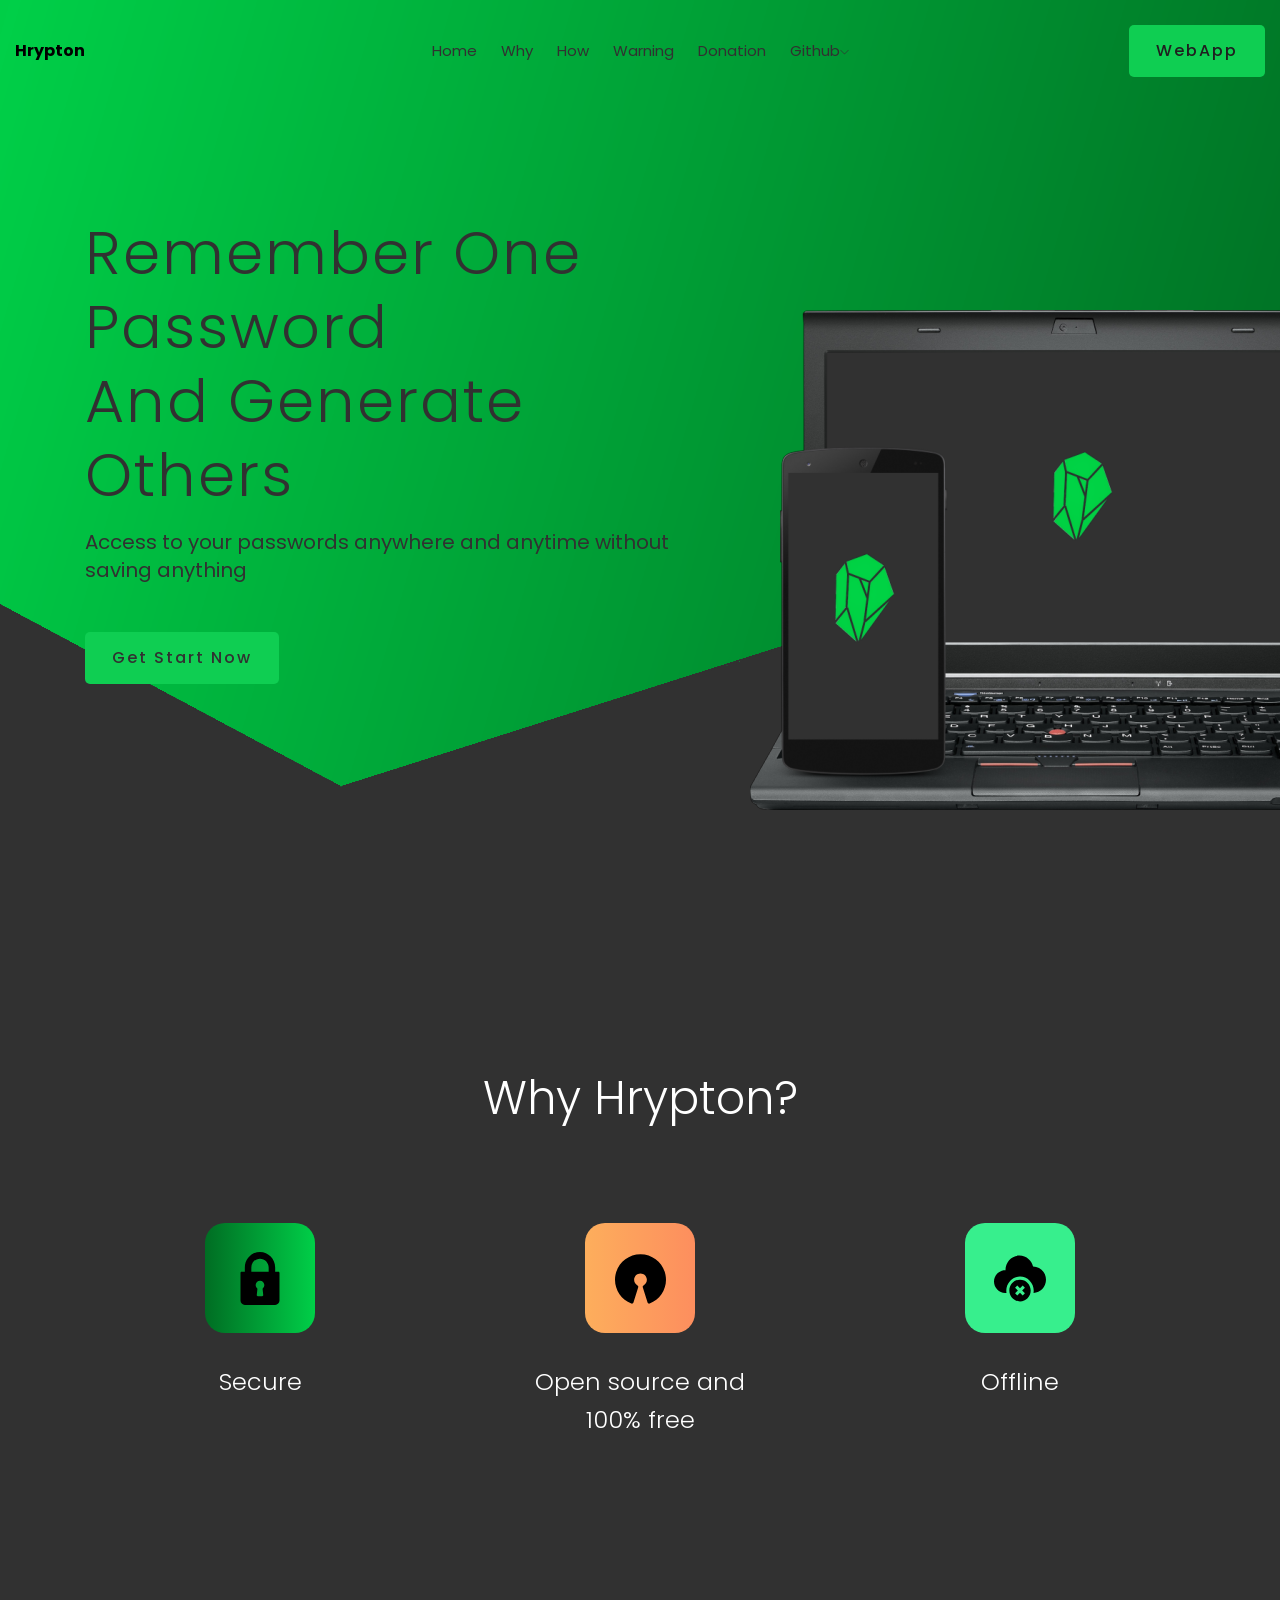
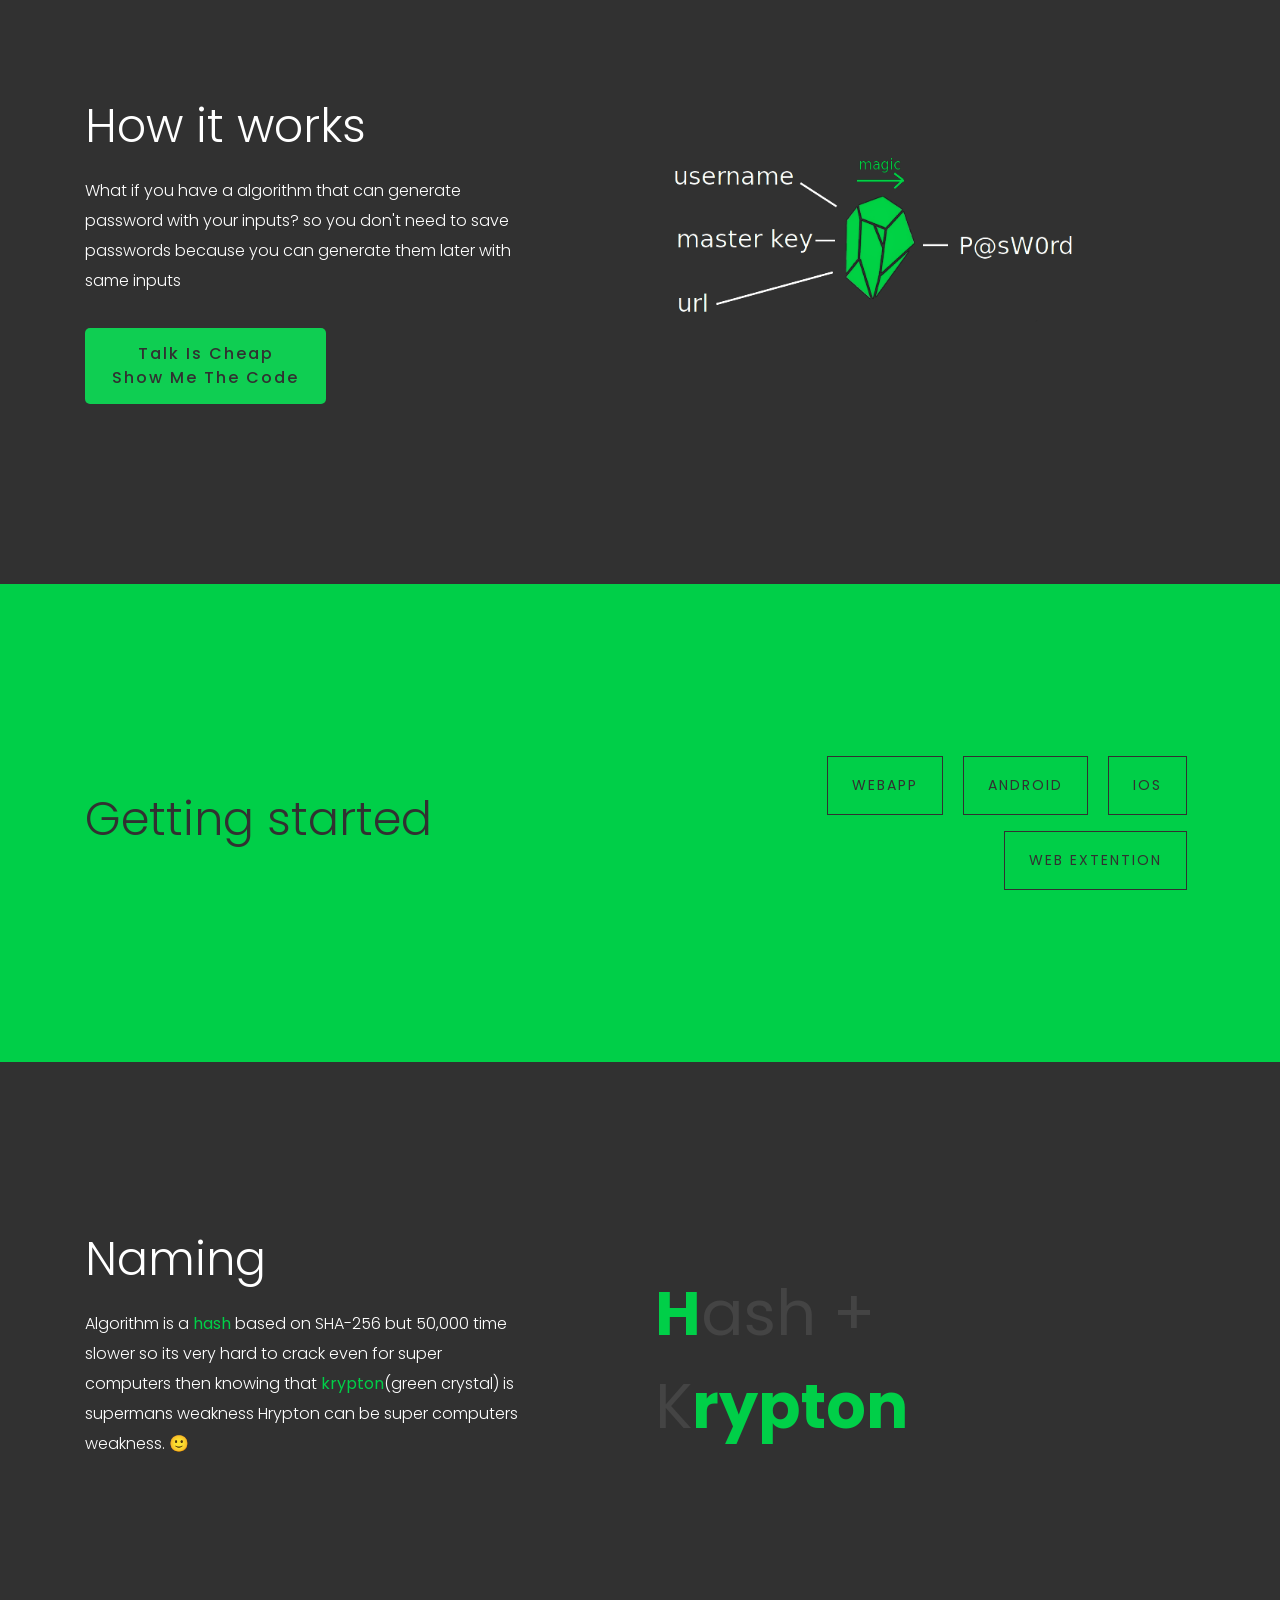
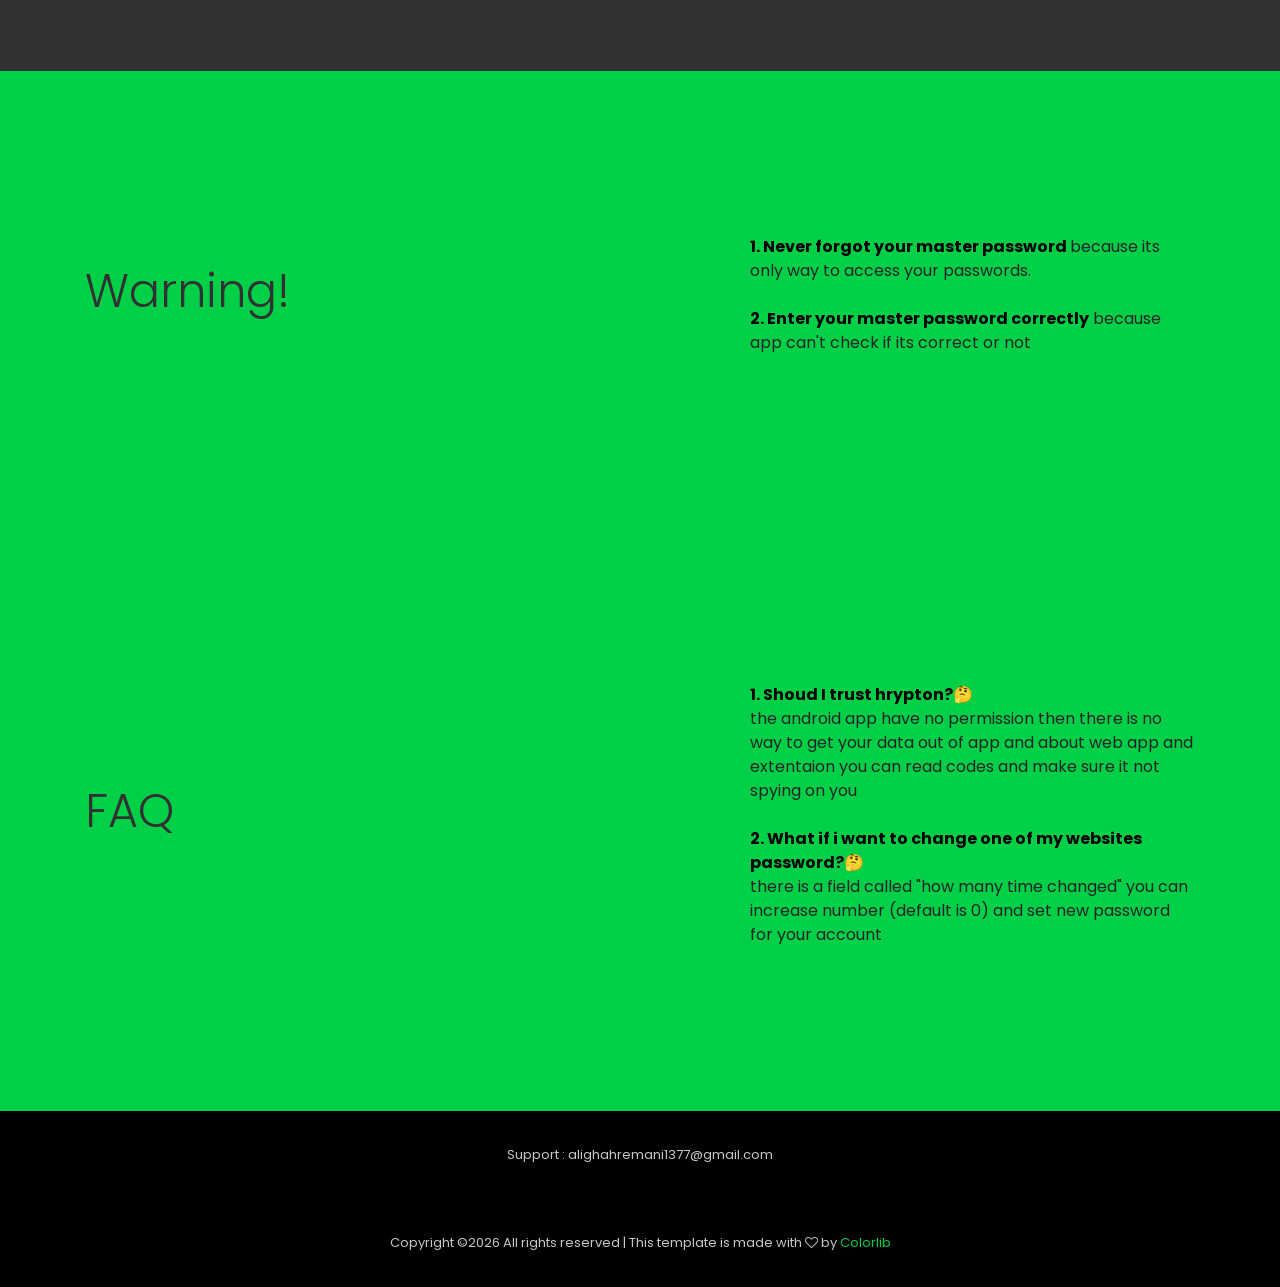
<file: index.html>
<!doctype html>
<html class="no-js" lang="zxx">

<head>
    <meta charset="utf-8">
    <meta http-equiv="x-ua-compatible" content="ie=edge">
    <title>Hrypton</title>
    <meta name="description" content="">
    <meta name="viewport" content="width=device-width, initial-scale=1">

    
    <link rel="icon" type="image/png" href="img/logo.png"/>

    <!-- CSS here -->
    
    <link rel="stylesheet" href="css/bootstrap.min.css">
    <link rel="stylesheet" href="css/owl.carousel.min.css">
    <link rel="stylesheet" href="css/magnific-popup.css">
    <link rel="stylesheet" href="css/font-awesome.min.css">
    <link rel="stylesheet" href="css/themify-icons.css">
    <link rel="stylesheet" href="css/nice-select.css">
    <link rel="stylesheet" href="css/flaticon.css">
    <link rel="stylesheet" href="css/gijgo.css">
    <link rel="stylesheet" href="css/animate.min.css">
    <link rel="stylesheet" href="css/slick.css">
    <link rel="stylesheet" href="css/slicknav.css">
    <link rel="stylesheet" href="css/style.css">
    <!-- <link rel="stylesheet" href="css/responsive.css"> -->

    <!-- making scroll smooth -->
    <style rel="stylesheet">html {scroll-behavior: smooth;} </style>
</head>

<body>
    <!--[if lte IE 9]>
            <p class="browserupgrade">You are using an <strong>outdated</strong> browser. Please <a href="https://browsehappy.com/">upgrade your browser</a> to improve your experience and security.</p>
        <![endif]-->

    <!--------------------------------------------- top menu --------------------------------------------->
    <header>
        <div class="header-area ">
            <div id="sticky-header" class="main-header-area">
                <div class="container-fluid">
                    <div class="row align-items-center">
                        <div class="col-xl-3 col-lg-2">
                            <div class="logo">
                                <a href="index.html">
                                    <b style="color: black;">Hrypton</b>
                                </a>
                            </div>
                        </div>
                        <div class="col-xl-6 col-lg-7">
                            <div class="main-menu  d-none d-lg-block">
                                <nav>
                                    <ul id="navigation">
                                        <li><a class="active" href="#first_look">home</a></li>
                                        <li><a href="#why_us">why</a></li>
                                        <li><a href="#how_it_works">how</a></li>
                                        <li><a href="#warning">warning</a></li>
                                        <li><a href="donation.html">donation</a></li>
                                        <li><a target="_blank" rel="noopener noreferrer" href="https://github.com/ali77gh">github<i class="ti-angle-down"></i></a>
                                            <ul class="submenu">
                                                <li><a target="_blank" rel="noopener noreferrer" href="https://github.com/ali77gh">who is behind</a></li>
                                                <li><a target="_blank" rel="noopener noreferrer" href="https://github.com/ali77gh/Hrypton-droid">android</a></li>
                                                <li><a target="_blank" rel="noopener noreferrer" href="https://github.com/ali77gh/Hrypton-website">website</a></li>
                                                <li><a target="_blank" rel="noopener noreferrer" href="https://github.com/ali77gh/Hrypton-browser-plugin">browser extentaion</a></li>
                                            </ul>
                                        </li>
                                    </ul>
                                </nav>
                            </div>
                        </div>
                        <div class="col-xl-3 col-lg-3 d-none d-lg-block">
                            <div class="Appointment">
                                <div class="boxed-btn3">
                                    <a  href="./webApp/index.html">webApp</a>
                                </div>
                            </div>
                        </div>
                        <div class="col-12">
                            <div class="mobile_menu d-block d-lg-none"></div>
                        </div>
                    </div>

                </div>
            </div>
        </div>
    </header>
    

    <!-----------------------------------------------first look-------------------------------------------->
    <div id="first_look" class="slider_area">
        <div class="single_slider  d-flex align-items-center slider_bg_1">
            <div class="container">
                <div class="row align-items-center">
                    <div class="col-xl-7 col-md-6">
                        <div class="slider_text ">
                            <h3 class="wow fadeInDown" data-wow-duration="1s" data-wow-delay=".1s" >remember one password  <br>
                                and generate others</h3>
                            <p class="wow fadeInLeft" data-wow-duration="1s" data-wow-delay=".1s">Access to your passwords anywhere and anytime without saving anything</p>
                            <div class="video_service_btn wow fadeInLeft" data-wow-duration="1s" data-wow-delay=".1s">
                                <a href="#getting_started" class="boxed-btn3">Get Start Now</a>
                            </div>
                        </div>
                    </div>
                    <div class="col-xl-5 col-md-6">
                        <div class="phone_thumb wow fadeInDown" data-wow-duration="1.1s" data-wow-delay=".2s">
                            <img src="img/ilstrator/laptop_and_phone.png" alt="">
                        </div>
                    </div>
                </div>
            </div>
        </div>
    </div>



    <!------------------------------------------------why us----------------------------------------------->
    <div id="why_us" class="service_area">
        <div class="container">
            <div class="row">
                <div class="col-xl-12">
                    <div class="section_title text-center  wow fadeInUp" data-wow-duration=".5s" data-wow-delay=".3s">
                        <h3>Why Hrypton?</h3>
                    </div>
                </div>
            </div>
            <div class="row">
                <div class="col-lg-4 col-md-4">
                    <div class="single_service text-center wow fadeInUp" data-wow-duration=".6s" data-wow-delay=".4s">
                        <div class="thumb">
                                <img src="img/icon/2.svg" alt="">
                        </div>
                        <h3>Secure</h3>
                    </div>
                </div>
                <div class="col-lg-4 col-md-4">
                        <div class="single_service text-center wow fadeInUp" data-wow-duration=".7s" data-wow-delay=".5s">
                                <div class="thumb">
                                        <img src="img/icon/1.svg" alt="">
                                </div>
                                <h3>Open source and </br> 100% free </h3>
                            </div>
                </div>
                <div class="col-lg-4 col-md-4">

                            <div class="single_service text-center wow fadeInUp " data-wow-duration=".8s" data-wow-delay=".6s">
                                <div class="thumb">
                                        <img src="img/icon/3.svg" alt="">
                                </div>
                                <h3>Offline</h3>
                            </div>
                </div>
            </div>
        </div>
    </div>
    


    <!-------------------------------------------- how it works-------------------------------------------->
    <div id="how_it_works" class="features_area ">
        <div class="container">
            <div class="features_main_wrap">
                    <div class="row  align-items-center">
                            <div class="col-xl-5 col-lg-5 col-md-6">
                                <div class="features_info2">
                                    <h3>How it works</h3>
                                    <p style="color: white;">What if you have a algorithm that can generate password with your inputs?
                                         so you don't need to save passwords because you can generate them later with same inputs</p>
                                    <div class="about_btn">
                                        <a class="boxed-btn3" target="_blank" rel="noopener noreferrer" href="https://github.com/ali77gh/Hrypton-droid/blob/master/app/src/main/java/com/ali77gh/pash/core/Pasher.kt">talk is cheap </br>show me the code</a>
                                    </div>
                                </div>
                            </div>
                            <div class="col-xl-5 col-lg-5 offset-xl-1 offset-lg-1 col-md-6 ">
                                <div class="about_draw wow fadeInUp" data-wow-duration=".7s" data-wow-delay=".5s">
                                    <img src="img/ilstrator_img/draw.png" alt="">
                                </div>
                            </div>
                    </div>
            </div>
            
        </div>
    </div>


    <!--------------------------------------------- getting started --------------------------------------->
    <div id="getting_started" class="productivity_area">
        <div class="container">
            <div class="row align-items-center">
                <div class="col-xl-7 col-md-12 col-lg-6">
                    <h3 class="wow fadeInDown" data-wow-duration="1s" data-wow-delay=".1s">Getting started</h3>
                </div>
                <div class="col-xl-5 col-md-12 col-lg-6">
                    <div class="app_download wow fadeInDown" data-wow-duration="1s" data-wow-delay=".1s">
                        <a href="./webApp/index.html" class="boxed-btn2" style="margin: 8px;">
                            webapp
                        </a>
                        <a href="release_files/android.html" class="boxed-btn2" style="margin: 8px;">
                            android
                        </a>
                        <a href="release_files/ios.html" class="boxed-btn2" style="margin: 8px;">
                            ios
                        </a>
                        <a href="release_files/web_extentaion.html" class="boxed-btn2" style="margin: 8px;">
                            web extention
                        </a>
                    </div>
                </div>
            </div>
        </div>
    </div>


     <!-------------------------------------------- naming-------------------------------------------->
     <div id="naming" class="features_area ">
        <div class="container">
            <div class="features_main_wrap">
                    <div class="row  align-items-center">

                        <div class="col-xl-5 col-lg-5 col-md-6">
                            <div class="features_info2">
                                <h3>Naming</h3>
                                <p style="color: white;"> 
                                    Algorithm is a <b style="color: #00CF48;"> hash</b> based on SHA-256 but 50,000 time slower so its very hard to crack even for super computers
                                    then knowing that <b style="color: #00CF48;">krypton</b>(green crystal) is supermans weakness
                                    Hrypton can be super computers weakness. 🙂
                                
                            </div>
                        </div>

                        <div class="col-xl-5 col-lg-5 offset-xl-1 offset-lg-1 col-md-6 ">
                            <div class="about_draw wow fadeInUp" data-wow-duration=".7s" data-wow-delay=".5s" style="color: #444; font-size: 62px;">
                                <b style="color: #00CF48;">H</b>ash + </br> K<b style="color: #00CF48;">rypton</b>
                            </div>
                        </div>

                          
                            
                    </div>
            </div>
            
        </div>
    </div>


     <!--------------------------------------------- warning --------------------------------------->
     <div id="warning" class="productivity_area">
        <div class="container">
            <div class="row align-items-center">
                <div class="col-xl-7 col-md-12 col-lg-6">
                    <h3 class="wow fadeInDown" data-wow-duration="1s" data-wow-delay=".1s">Warning!</h3>
                </div>
                <div class="col-xl-5 col-md-12 col-lg-6">
                    <div class="wow fadeInDown" data-wow-duration="1s" data-wow-delay=".1s">
                        <b style="color: #000;">1. Never forgot your master password </b> because its only way to access your passwords.</br></br>
                        <b style="color: #000;">2. Enter your master password correctly</b> because app can't check if its correct or not
                    
                    </div>
                </div>
            </div>
        </div>
    </div>



    <!--------------------------------------------- warning --------------------------------------->
    <div id="warning" class="productivity_area">
        <div class="container">
            <div class="row align-items-center">
                <div class="col-xl-7 col-md-12 col-lg-6">
                    <h3 class="wow fadeInDown" data-wow-duration="1s" data-wow-delay=".1s">FAQ</h3>
                </div>
                <div class="col-xl-5 col-md-12 col-lg-6">
                    <div class="wow fadeInDown" data-wow-duration="1s" data-wow-delay=".1s">
                        <b style="color: #000;"> 1. Shoud I trust hrypton?🤔 </b></br> the android app have no permission then there is no way to get your data out of app and about web app and extentaion you can read codes and make sure it not spying on you</br></br>
                        <b style="color: #000;">2. What if i want to change one of my websites password?🤔 </b></br> there is a field called "how many time changed" you can increase number (default is 0) and set new password for your account
                    
                    </div>
                </div>
            </div>
        </div>
    </div>

    

    <!--------------------------------------colorlib copy right(dont remove)------------------------------->
    <footer class="footer">

        <div class="copy-right_text">
            <div class="container">
                <div class="footer_border"></div>
                <div class="row">
                    <div class="col-xl-12">
                        <p class="copy_right text-center">
                          Support : alighahremani1377@gmail.com
                        </p>
                    </div>
                </div>
            </div>
        </div>
       
        <div class="copy-right_text">
            <div class="container">
                <div class="footer_border"></div>
                <div class="row">
                    <div class="col-xl-12">
                        <p class="copy_right text-center">
                            <!-- Link back to Colorlib can't be removed. Template is licensed under CC BY 3.0. -->
Copyright &copy;<script>document.write(new Date().getFullYear());</script> All rights reserved | This template is made with <i class="fa fa-heart-o" aria-hidden="true"></i> by <a href="https://colorlib.com" target="_blank">Colorlib</a>
<!-- Link back to Colorlib can't be removed. Template is licensed under CC BY 3.0. -->
                        </p>
                    </div>
                </div>
            </div>
        </div>
    </footer>
   

    <!-- JS here -->
    <script src="js/vendor/modernizr-3.5.0.min.js"></script>
    <script src="js/vendor/jquery-1.12.4.min.js"></script>
    <script src="js/popper.min.js"></script>
    <script src="js/bootstrap.min.js"></script>
    <script src="js/owl.carousel.min.js"></script>
    <script src="js/isotope.pkgd.min.js"></script>
    <script src="js/ajax-form.js"></script>
    <script src="js/waypoints.min.js"></script>
    <script src="js/jquery.counterup.min.js"></script>
    <script src="js/imagesloaded.pkgd.min.js"></script>
    <script src="js/scrollIt.js"></script>
    <script src="js/jquery.scrollUp.min.js"></script>
    <script src="js/wow.min.js"></script>
    <script src="js/nice-select.min.js"></script>
    <script src="js/jquery.slicknav.min.js"></script>
    <script src="js/jquery.magnific-popup.min.js"></script>
    <script src="js/plugins.js"></script>
    <script src="js/gijgo.min.js"></script>

    <!--contact js-->
    <script src="js/contact.js"></script>
    <script src="js/jquery.ajaxchimp.min.js"></script>
    <script src="js/jquery.form.js"></script>
    <script src="js/jquery.validate.min.js"></script>
    <script src="js/mail-script.js"></script>

    <script src="js/main.js"></script>
</body>

</html>
</file>
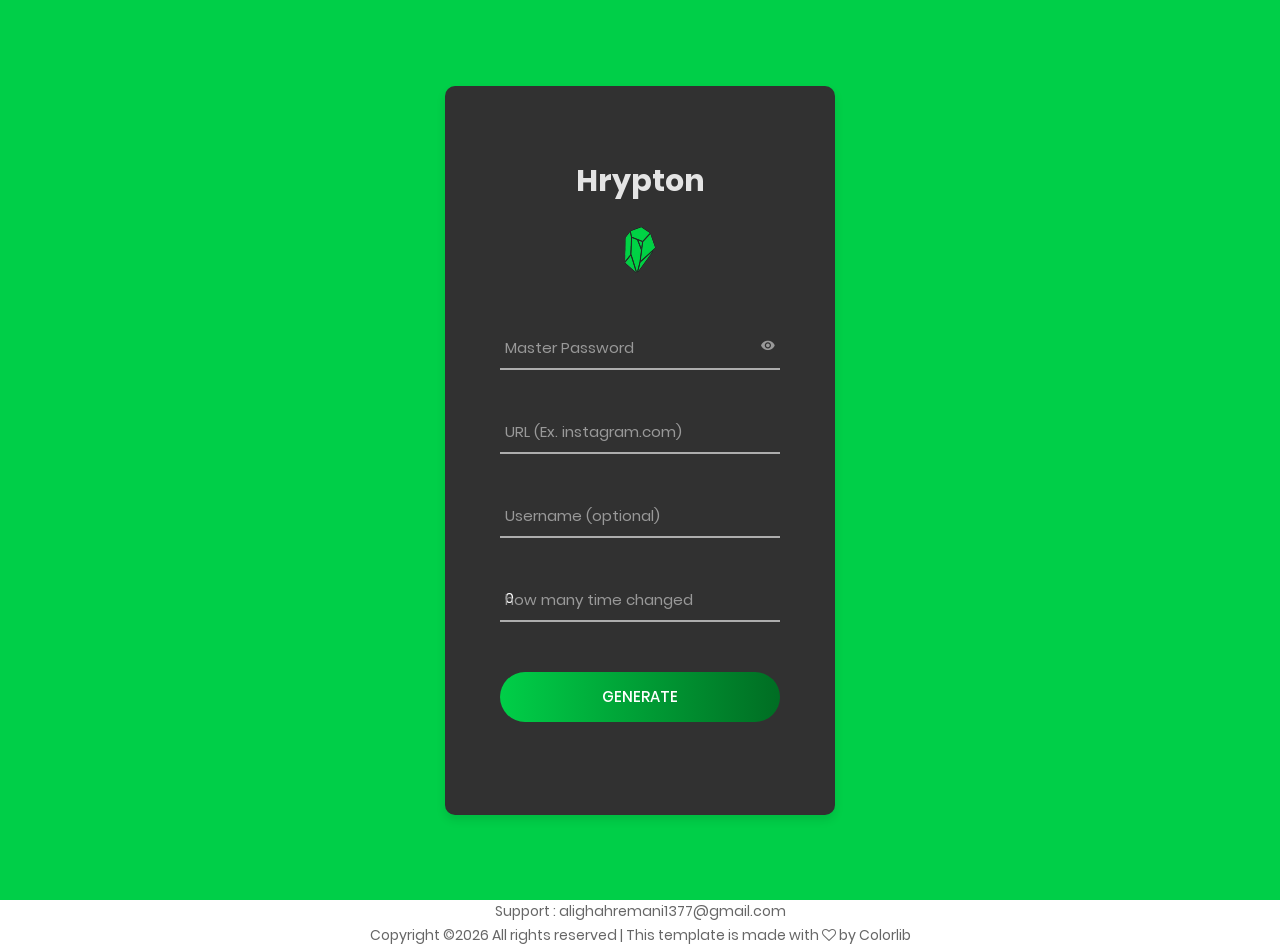
<file: webApp/index.html>
<!DOCTYPE html>
<html lang="en">
<head>
	<title>Hrypton</title>
	<meta charset="UTF-8">
	<meta name="viewport" content="width=device-width, initial-scale=1">
<!--===============================================================================================-->	
	<link rel="icon" type="image/png" href="../img/logo.png"/>
<!--===============================================================================================-->
	<link rel="stylesheet" type="text/css" href="vendor/bootstrap/css/bootstrap.min.css">
<!--===============================================================================================-->
	<link rel="stylesheet" type="text/css" href="fonts/font-awesome-4.7.0/css/font-awesome.min.css">
<!--===============================================================================================-->
	<link rel="stylesheet" type="text/css" href="fonts/iconic/css/material-design-iconic-font.min.css">
<!--===============================================================================================-->
	<link rel="stylesheet" type="text/css" href="vendor/animate/animate.css">
<!--===============================================================================================-->	
	<link rel="stylesheet" type="text/css" href="vendor/css-hamburgers/hamburgers.min.css">
<!--===============================================================================================-->
	<link rel="stylesheet" type="text/css" href="vendor/animsition/css/animsition.min.css">
<!--===============================================================================================-->
	<link rel="stylesheet" type="text/css" href="vendor/select2/select2.min.css">
<!--===============================================================================================-->	
	<link rel="stylesheet" type="text/css" href="vendor/daterangepicker/daterangepicker.css">
<!--===============================================================================================-->
	<link rel="stylesheet" type="text/css" href="css/util.css">
	<link rel="stylesheet" type="text/css" href="css/main.css">
<!--===============================================================================================-->
</head>
<body>
	
	<div class="limiter">
		<div class="container-login100">
			<div class="wrap-login100">
				<div class="login100-form validate-form">
					<span class="login100-form-title p-b-26">
						Hrypton
					</span>
					<span class="login100-form-title p-b-48">
						<img src="../img/logo.png"></img>
					</span>

					<div class="wrap-input100 validate-input" data-validate="Enter password">
						<span class="btn-show-pass">
							<i class="zmdi zmdi-eye"></i>
						</span>
						<input class="input100" type="password" name="pass">
						<span class="focus-input100" data-placeholder="Master Password"></span>
					</div>

					<div class="wrap-input100 validate-input" data-validate = "Valid email is: a@b.c">
						<input class="input100" type="text" name="url">
						<span class="focus-input100" data-placeholder="URL (Ex. instagram.com)"></span>
					</div>

					<div class="wrap-input100 validate-input" data-validate = "Valid email is: a@b.c">
						<input class="input100" type="text" name="username">
						<span class="focus-input100" data-placeholder="Username (optional)"></span>
					</div>

					<div class="wrap-input100 validate-input" data-validate = "Valid email is: a@b.c">
						<input class="input100" type="text" name="how_may_time_changed" value="0" >
						<span class="focus-input100" data-placeholder="how many time changed"></span>
					</div>

					<div class="container-login100-form-btn p-b-60">
						<div class="wrap-login100-form-btn">
							<div class="login100-form-bgbtn"></div>
							<button class="login100-form-btn">
								Generate
							</button>
						</div>
					</div>

					<div class="login100-output text-center " style="color: #ffffff;">
						
					</div>
				</div>
			</div>
		</div>
	</div>
	

	
	 <!--------------------------------------colorlib copy right(dont remove)------------------------------->
	 <footer class="footer">

        <div class="copy-right_text">
            <div class="container">
                <div class="footer_border"></div>
                <div class="row">
                    <div class="col-xl-12">
                        <p class="copy_right text-center">
                          Support : alighahremani1377@gmail.com
                        </p>
                    </div>
                </div>
            </div>
        </div>
       
        <div class="copy-right_text">
            <div class="container">
                <div class="footer_border"></div>
                <div class="row">
                    <div class="col-xl-12">
                        <p class="copy_right text-center">
                            <!-- Link back to Colorlib can't be removed. Template is licensed under CC BY 3.0. -->
Copyright &copy;<script>document.write(new Date().getFullYear());</script> All rights reserved | This template is made with <i class="fa fa-heart-o" aria-hidden="true"></i> by <a href="https://colorlib.com" target="_blank">Colorlib</a>
<!-- Link back to Colorlib can't be removed. Template is licensed under CC BY 3.0. -->
                        </p>
                    </div>
                </div>
            </div>
        </div>
    </footer>
	
<!--===============================================================================================-->
	<script src="vendor/jquery/jquery-3.2.1.min.js"></script>
<!--===============================================================================================-->
	<script src="vendor/animsition/js/animsition.min.js"></script>
<!--===============================================================================================-->
	<script src="vendor/bootstrap/js/popper.js"></script>
	<script src="vendor/bootstrap/js/bootstrap.min.js"></script>
<!--===============================================================================================-->
	<script src="vendor/select2/select2.min.js"></script>
<!--===============================================================================================-->
	<script src="vendor/daterangepicker/moment.min.js"></script>
	<script src="vendor/daterangepicker/daterangepicker.js"></script>
<!--===============================================================================================-->
	<script src="vendor/countdowntime/countdowntime.js"></script>
<!--===============================================================================================-->
	<script src="js/main.js"></script>

</body>
</html>
</file>
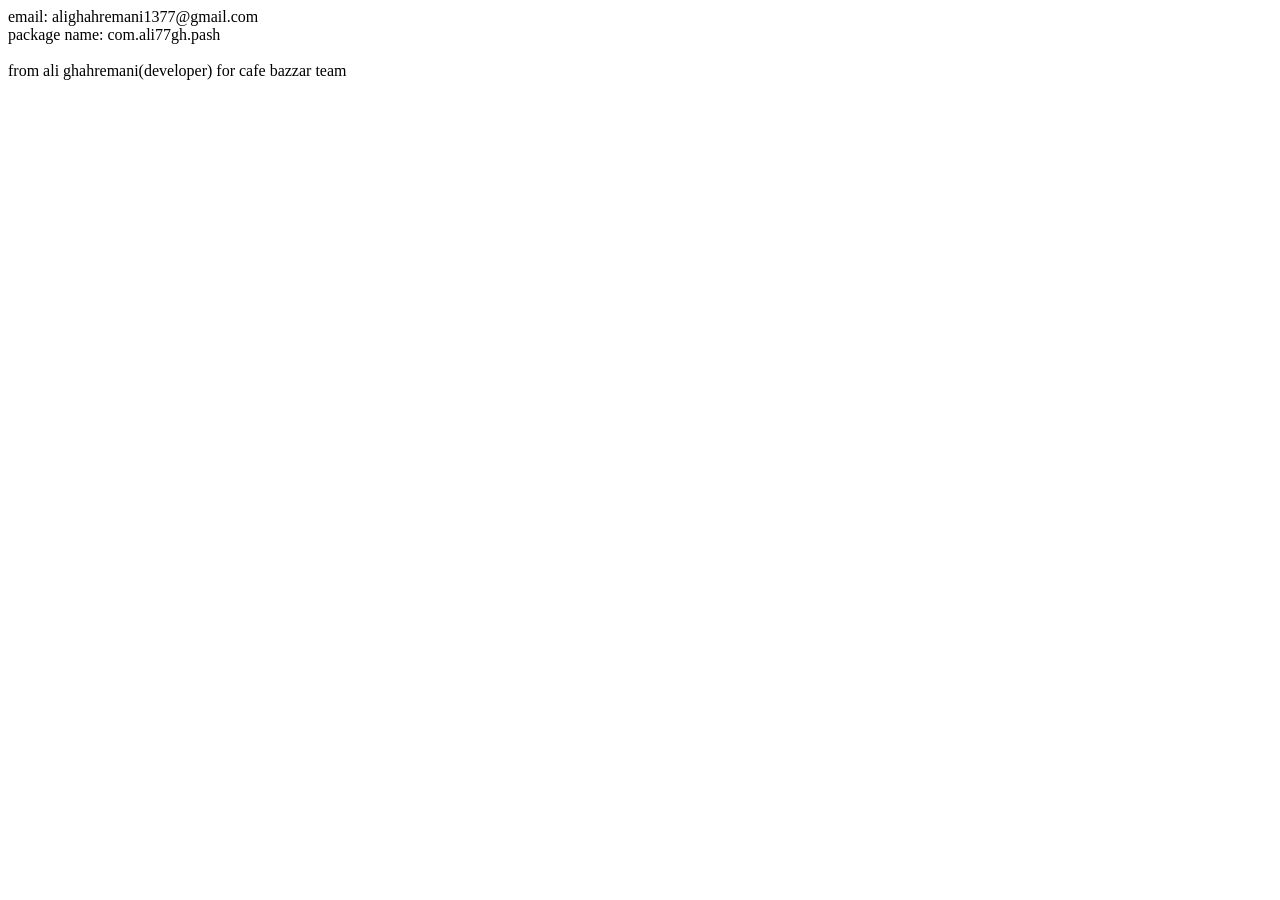
<file: cafebazzar.html>
<!doctype html>
<html class="no-js" lang="zxx">

<head>
    <meta charset="utf-8">
   
    <title>Hrypton</title>
        
    <link rel="icon" type="image/png" href="img/logo.png"/>

</head>

<body>
 

email: alighahremani1377@gmail.com </br>
package name: com.ali77gh.pash </br>

</br>

from ali ghahremani(developer) for cafe bazzar team

</body>

</html>
</file>
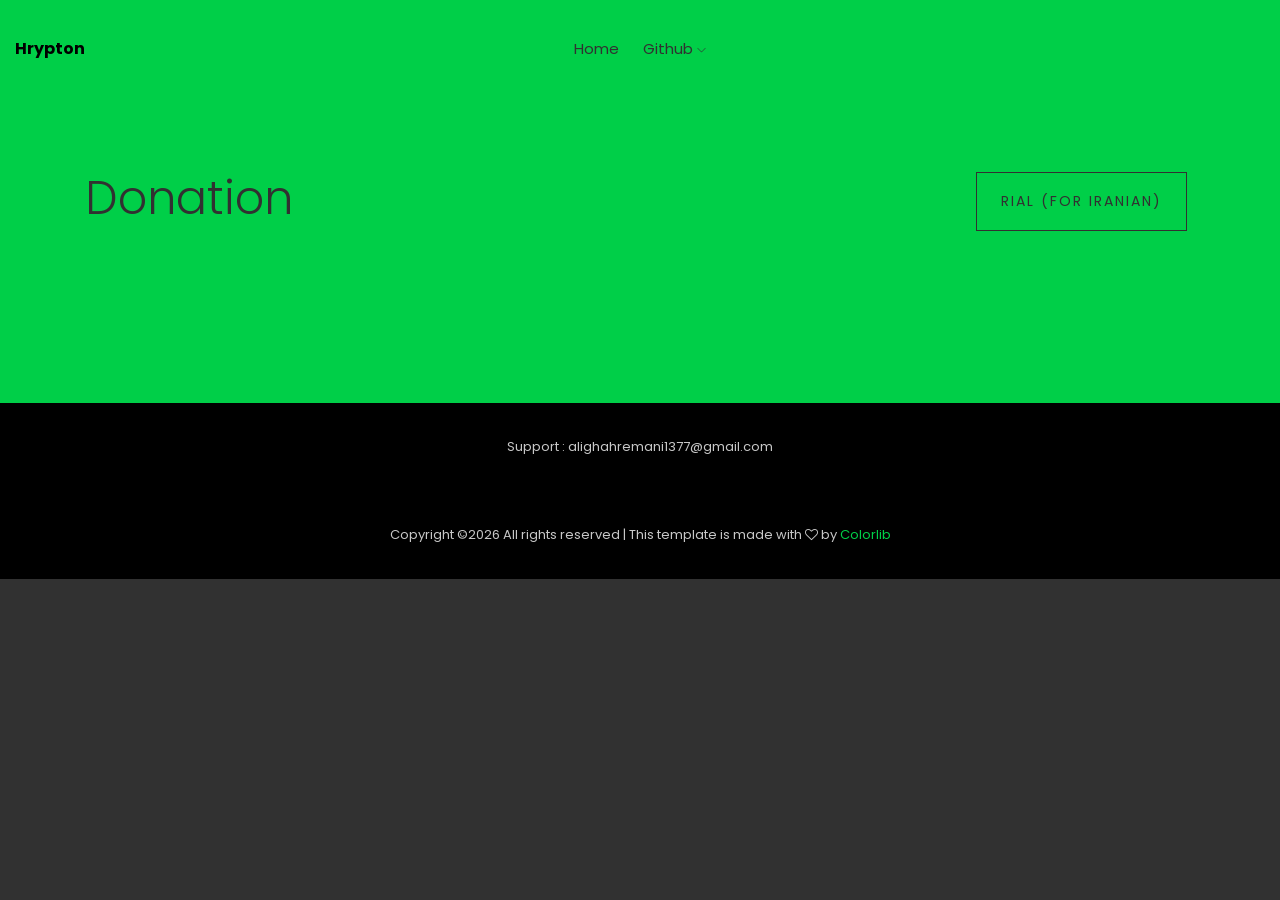
<file: donation.html>
<!doctype html>
<html class="no-js" lang="zxx">

<head>
    <meta charset="utf-8">
    <meta http-equiv="x-ua-compatible" content="ie=edge">
    <title>Hrypton</title>
    <meta name="description" content="">
    <meta name="viewport" content="width=device-width, initial-scale=1">

    <!-- CSS here -->
    <link rel="stylesheet" href="css/bootstrap.min.css">
    <link rel="stylesheet" href="css/owl.carousel.min.css">
    <link rel="stylesheet" href="css/magnific-popup.css">
    <link rel="stylesheet" href="css/font-awesome.min.css">
    <link rel="stylesheet" href="css/themify-icons.css">
    <link rel="stylesheet" href="css/nice-select.css">
    <link rel="stylesheet" href="css/flaticon.css">
    <link rel="stylesheet" href="css/gijgo.css">
    <link rel="stylesheet" href="css/animate.min.css">
    <link rel="stylesheet" href="css/slick.css">
    <link rel="stylesheet" href="css/slicknav.css">
    <link rel="stylesheet" href="css/style.css">
    <!-- <link rel="stylesheet" href="css/responsive.css"> -->

    <!-- making scroll smooth -->
    <style rel="stylesheet">html {scroll-behavior: smooth;} </style>
</head>

<body>
    <!--[if lte IE 9]>
            <p class="browserupgrade">You are using an <strong>outdated</strong> browser. Please <a href="https://browsehappy.com/">upgrade your browser</a> to improve your experience and security.</p>
        <![endif]-->

    <!--------------------------------------------- top menu --------------------------------------------->
    <header>
        <div class="header-area ">
            <div id="sticky-header" class="main-header-area">
                <div class="container-fluid">
                    <div class="row align-items-center">
                        <div class="col-xl-3 col-lg-2">
                            <div class="logo">
                                <a href="index.html">
                                    <b style="color: black;">Hrypton</b>
                                </a>
                            </div>
                        </div>
                        <div class="col-xl-6 col-lg-7">
                            <div class="main-menu  d-none d-lg-block">
                                <nav>
                                    <ul id="navigation">
                                        <li><a class="active" href="index.html">home</a></li>
                                        <li><a target="_blank" rel="noopener noreferrer" href="https://github.com/ali77gh">github <i class="ti-angle-down"></i></a>
                                            <ul class="submenu">
                                                <li><a target="_blank" rel="noopener noreferrer" href="https://github.com/ali77gh">who is behind</a></li>
                                                <li><a target="_blank" rel="noopener noreferrer" href="https://github.com/ali77gh/Hrypton-droid">android</a></li>
                                                <li><a target="_blank" rel="noopener noreferrer" href="https://github.com/ali77gh/Hrypton-website">website</a></li>
                                            </ul>
                                        </li>
                                    </ul>
                                </nav>
                            </div>
                        </div>
                        <div class="col-xl-3 col-lg-3 d-none d-lg-block">
                            <div class="Appointment">
                                
                            </div>
                        </div>
                        <div class="col-12">
                            <div class="mobile_menu d-block d-lg-none"></div>
                        </div>
                    </div>

                </div>
            </div>
        </div>
    </header>
    



    <!--------------------------------------------- getting started --------------------------------------->
    <div id="getting_started" class="productivity_area">
        <div class="container">
            <div class="row align-items-center">
                <div class="col-xl-7 col-md-12 col-lg-6">
                    <h3 class="wow fadeInDown" data-wow-duration="1s" data-wow-delay=".1s">Donation</h3>
                </div>
                <div class="col-xl-5 col-md-12 col-lg-6">
                    <div class="app_download wow fadeInDown" data-wow-duration="1s" data-wow-delay=".1s">
                        <a href="https://payping.ir/@ali77gh" target="_blank" rel="noopener noreferrer" class="boxed-btn2" style="margin: 8px;">
                            Rial (for iranian)
                        </a>
                        
                    </div>
                </div>
            </div>
        </div>
    </div>


 

    <!--------------------------------------colorlib copy right(dont remove)------------------------------->
    <footer class="footer">
       
        <div class="copy-right_text">
            <div class="container">
                <div class="footer_border"></div>
                <div class="row">
                    <div class="col-xl-12">
                        <p class="copy_right text-center">
                          Support : alighahremani1377@gmail.com
                        </p>
                    </div>
                </div>
            </div>
        </div>
       
        <div class="copy-right_text">
            <div class="container">
                <div class="footer_border"></div>
                <div class="row">
                    <div class="col-xl-12">
                        <p class="copy_right text-center">
                            <!-- Link back to Colorlib can't be removed. Template is licensed under CC BY 3.0. -->
Copyright &copy;<script>document.write(new Date().getFullYear());</script> All rights reserved | This template is made with <i class="fa fa-heart-o" aria-hidden="true"></i> by <a href="https://colorlib.com" target="_blank">Colorlib</a>
<!-- Link back to Colorlib can't be removed. Template is licensed under CC BY 3.0. -->
                        </p>
                    </div>
                </div>
            </div>
        </div>
    </footer>
   

    <!-- JS here -->
    <script src="js/vendor/modernizr-3.5.0.min.js"></script>
    <script src="js/vendor/jquery-1.12.4.min.js"></script>
    <script src="js/popper.min.js"></script>
    <script src="js/bootstrap.min.js"></script>
    <script src="js/owl.carousel.min.js"></script>
    <script src="js/isotope.pkgd.min.js"></script>
    <script src="js/ajax-form.js"></script>
    <script src="js/waypoints.min.js"></script>
    <script src="js/jquery.counterup.min.js"></script>
    <script src="js/imagesloaded.pkgd.min.js"></script>
    <script src="js/scrollIt.js"></script>
    <script src="js/jquery.scrollUp.min.js"></script>
    <script src="js/wow.min.js"></script>
    <script src="js/nice-select.min.js"></script>
    <script src="js/jquery.slicknav.min.js"></script>
    <script src="js/jquery.magnific-popup.min.js"></script>
    <script src="js/plugins.js"></script>
    <script src="js/gijgo.min.js"></script>

    <!--contact js-->
    <script src="js/contact.js"></script>
    <script src="js/jquery.ajaxchimp.min.js"></script>
    <script src="js/jquery.form.js"></script>
    <script src="js/jquery.validate.min.js"></script>
    <script src="js/mail-script.js"></script>

    <script src="js/main.js"></script>
</body>

</html>
</file>
<file: css/themify-icons.css>
@font-face {
	font-family: 'themify';
	src:url('../fonts/themify.eot?-fvbane');
	src:url('../fonts/themify.eot?#iefix-fvbane') format('embedded-opentype'),
		url('../fonts/themify.woff?-fvbane') format('woff'),
		url('../fonts/themify.ttf?-fvbane') format('truetype'),
		url('../fonts/themify.svg?-fvbane#themify') format('svg');
	font-weight: normal;
	font-style: normal;
}

[class^="ti-"], [class*=" ti-"] {
	font-family: 'themify';
	/* speak: none; */
	font-style: normal;
	font-weight: normal;
	font-variant: normal;
	text-transform: none;
	line-height: 1;

	/* Better Font Rendering =========== */
	-webkit-font-smoothing: antialiased;
	-moz-osx-font-smoothing: grayscale;
}

.ti-wand:before {
	content: "\e600";
}
.ti-volume:before {
	content: "\e601";
}
.ti-user:before {
	content: "\e602";
}
.ti-unlock:before {
	content: "\e603";
}
.ti-unlink:before {
	content: "\e604";
}
.ti-trash:before {
	content: "\e605";
}
.ti-thought:before {
	content: "\e606";
}
.ti-target:before {
	content: "\e607";
}
.ti-tag:before {
	content: "\e608";
}
.ti-tablet:before {
	content: "\e609";
}
.ti-star:before {
	content: "\e60a";
}
.ti-spray:before {
	content: "\e60b";
}
.ti-signal:before {
	content: "\e60c";
}
.ti-shopping-cart:before {
	content: "\e60d";
}
.ti-shopping-cart-full:before {
	content: "\e60e";
}
.ti-settings:before {
	content: "\e60f";
}
.ti-search:before {
	content: "\e610";
}
.ti-zoom-in:before {
	content: "\e611";
}
.ti-zoom-out:before {
	content: "\e612";
}
.ti-cut:before {
	content: "\e613";
}
.ti-ruler:before {
	content: "\e614";
}
.ti-ruler-pencil:before {
	content: "\e615";
}
.ti-ruler-alt:before {
	content: "\e616";
}
.ti-bookmark:before {
	content: "\e617";
}
.ti-bookmark-alt:before {
	content: "\e618";
}
.ti-reload:before {
	content: "\e619";
}
.ti-plus:before {
	content: "\e61a";
}
.ti-pin:before {
	content: "\e61b";
}
.ti-pencil:before {
	content: "\e61c";
}
.ti-pencil-alt:before {
	content: "\e61d";
}
.ti-paint-roller:before {
	content: "\e61e";
}
.ti-paint-bucket:before {
	content: "\e61f";
}
.ti-na:before {
	content: "\e620";
}
.ti-mobile:before {
	content: "\e621";
}
.ti-minus:before {
	content: "\e622";
}
.ti-medall:before {
	content: "\e623";
}
.ti-medall-alt:before {
	content: "\e624";
}
.ti-marker:before {
	content: "\e625";
}
.ti-marker-alt:before {
	content: "\e626";
}
.ti-arrow-up:before {
	content: "\e627";
}
.ti-arrow-right:before {
	content: "\e628";
}
.ti-arrow-left:before {
	content: "\e629";
}
.ti-arrow-down:before {
	content: "\e62a";
}
.ti-lock:before {
	content: "\e62b";
}
.ti-location-arrow:before {
	content: "\e62c";
}
.ti-link:before {
	content: "\e62d";
}
.ti-layout:before {
	content: "\e62e";
}
.ti-layers:before {
	content: "\e62f";
}
.ti-layers-alt:before {
	content: "\e630";
}
.ti-key:before {
	content: "\e631";
}
.ti-import:before {
	content: "\e632";
}
.ti-image:before {
	content: "\e633";
}
.ti-heart:before {
	content: "\e634";
}
.ti-heart-broken:before {
	content: "\e635";
}
.ti-hand-stop:before {
	content: "\e636";
}
.ti-hand-open:before {
	content: "\e637";
}
.ti-hand-drag:before {
	content: "\e638";
}
.ti-folder:before {
	content: "\e639";
}
.ti-flag:before {
	content: "\e63a";
}
.ti-flag-alt:before {
	content: "\e63b";
}
.ti-flag-alt-2:before {
	content: "\e63c";
}
.ti-eye:before {
	content: "\e63d";
}
.ti-export:before {
	content: "\e63e";
}
.ti-exchange-vertical:before {
	content: "\e63f";
}
.ti-desktop:before {
	content: "\e640";
}
.ti-cup:before {
	content: "\e641";
}
.ti-crown:before {
	content: "\e642";
}
.ti-comments:before {
	content: "\e643";
}
.ti-comment:before {
	content: "\e644";
}
.ti-comment-alt:before {
	content: "\e645";
}
.ti-close:before {
	content: "\e646";
}
.ti-clip:before {
	content: "\e647";
}
.ti-angle-up:before {
	content: "\e648";
}
.ti-angle-right:before {
	content: "\e649";
}
.ti-angle-left:before {
	content: "\e64a";
}
.ti-angle-down:before {
	content: "\e64b";
}
.ti-check:before {
	content: "\e64c";
}
.ti-check-box:before {
	content: "\e64d";
}
.ti-camera:before {
	content: "\e64e";
}
.ti-announcement:before {
	content: "\e64f";
}
.ti-brush:before {
	content: "\e650";
}
.ti-briefcase:before {
	content: "\e651";
}
.ti-bolt:before {
	content: "\e652";
}
.ti-bolt-alt:before {
	content: "\e653";
}
.ti-blackboard:before {
	content: "\e654";
}
.ti-bag:before {
	content: "\e655";
}
.ti-move:before {
	content: "\e656";
}
.ti-arrows-vertical:before {
	content: "\e657";
}
.ti-arrows-horizontal:before {
	content: "\e658";
}
.ti-fullscreen:before {
	content: "\e659";
}
.ti-arrow-top-right:before {
	content: "\e65a";
}
.ti-arrow-top-left:before {
	content: "\e65b";
}
.ti-arrow-circle-up:before {
	content: "\e65c";
}
.ti-arrow-circle-right:before {
	content: "\e65d";
}
.ti-arrow-circle-left:before {
	content: "\e65e";
}
.ti-arrow-circle-down:before {
	content: "\e65f";
}
.ti-angle-double-up:before {
	content: "\e660";
}
.ti-angle-double-right:before {
	content: "\e661";
}
.ti-angle-double-left:before {
	content: "\e662";
}
.ti-angle-double-down:before {
	content: "\e663";
}
.ti-zip:before {
	content: "\e664";
}
.ti-world:before {
	content: "\e665";
}
.ti-wheelchair:before {
	content: "\e666";
}
.ti-view-list:before {
	content: "\e667";
}
.ti-view-list-alt:before {
	content: "\e668";
}
.ti-view-grid:before {
	content: "\e669";
}
.ti-uppercase:before {
	content: "\e66a";
}
.ti-upload:before {
	content: "\e66b";
}
.ti-underline:before {
	content: "\e66c";
}
.ti-truck:before {
	content: "\e66d";
}
.ti-timer:before {
	content: "\e66e";
}
.ti-ticket:before {
	content: "\e66f";
}
.ti-thumb-up:before {
	content: "\e670";
}
.ti-thumb-down:before {
	content: "\e671";
}
.ti-text:before {
	content: "\e672";
}
.ti-stats-up:before {
	content: "\e673";
}
.ti-stats-down:before {
	content: "\e674";
}
.ti-split-v:before {
	content: "\e675";
}
.ti-split-h:before {
	content: "\e676";
}
.ti-smallcap:before {
	content: "\e677";
}
.ti-shine:before {
	content: "\e678";
}
.ti-shift-right:before {
	content: "\e679";
}
.ti-shift-left:before {
	content: "\e67a";
}
.ti-shield:before {
	content: "\e67b";
}
.ti-notepad:before {
	content: "\e67c";
}
.ti-server:before {
	content: "\e67d";
}
.ti-quote-right:before {
	content: "\e67e";
}
.ti-quote-left:before {
	content: "\e67f";
}
.ti-pulse:before {
	content: "\e680";
}
.ti-printer:before {
	content: "\e681";
}
.ti-power-off:before {
	content: "\e682";
}
.ti-plug:before {
	content: "\e683";
}
.ti-pie-chart:before {
	content: "\e684";
}
.ti-paragraph:before {
	content: "\e685";
}
.ti-panel:before {
	content: "\e686";
}
.ti-package:before {
	content: "\e687";
}
.ti-music:before {
	content: "\e688";
}
.ti-music-alt:before {
	content: "\e689";
}
.ti-mouse:before {
	content: "\e68a";
}
.ti-mouse-alt:before {
	content: "\e68b";
}
.ti-money:before {
	content: "\e68c";
}
.ti-microphone:before {
	content: "\e68d";
}
.ti-menu:before {
	content: "\e68e";
}
.ti-menu-alt:before {
	content: "\e68f";
}
.ti-map:before {
	content: "\e690";
}
.ti-map-alt:before {
	content: "\e691";
}
.ti-loop:before {
	content: "\e692";
}
.ti-location-pin:before {
	content: "\e693";
}
.ti-list:before {
	content: "\e694";
}
.ti-light-bulb:before {
	content: "\e695";
}
.ti-Italic:before {
	content: "\e696";
}
.ti-info:before {
	content: "\e697";
}
.ti-infinite:before {
	content: "\e698";
}
.ti-id-badge:before {
	content: "\e699";
}
.ti-hummer:before {
	content: "\e69a";
}
.ti-home:before {
	content: "\e69b";
}
.ti-help:before {
	content: "\e69c";
}
.ti-headphone:before {
	content: "\e69d";
}
.ti-harddrives:before {
	content: "\e69e";
}
.ti-harddrive:before {
	content: "\e69f";
}
.ti-gift:before {
	content: "\e6a0";
}
.ti-game:before {
	content: "\e6a1";
}
.ti-filter:before {
	content: "\e6a2";
}
.ti-files:before {
	content: "\e6a3";
}
.ti-file:before {
	content: "\e6a4";
}
.ti-eraser:before {
	content: "\e6a5";
}
.ti-envelope:before {
	content: "\e6a6";
}
.ti-download:before {
	content: "\e6a7";
}
.ti-direction:before {
	content: "\e6a8";
}
.ti-direction-alt:before {
	content: "\e6a9";
}
.ti-dashboard:before {
	content: "\e6aa";
}
.ti-control-stop:before {
	content: "\e6ab";
}
.ti-control-shuffle:before {
	content: "\e6ac";
}
.ti-control-play:before {
	content: "\e6ad";
}
.ti-control-pause:before {
	content: "\e6ae";
}
.ti-control-forward:before {
	content: "\e6af";
}
.ti-control-backward:before {
	content: "\e6b0";
}
.ti-cloud:before {
	content: "\e6b1";
}
.ti-cloud-up:before {
	content: "\e6b2";
}
.ti-cloud-down:before {
	content: "\e6b3";
}
.ti-clipboard:before {
	content: "\e6b4";
}
.ti-car:before {
	content: "\e6b5";
}
.ti-calendar:before {
	content: "\e6b6";
}
.ti-book:before {
	content: "\e6b7";
}
.ti-bell:before {
	content: "\e6b8";
}
.ti-basketball:before {
	content: "\e6b9";
}
.ti-bar-chart:before {
	content: "\e6ba";
}
.ti-bar-chart-alt:before {
	content: "\e6bb";
}
.ti-back-right:before {
	content: "\e6bc";
}
.ti-back-left:before {
	content: "\e6bd";
}
.ti-arrows-corner:before {
	content: "\e6be";
}
.ti-archive:before {
	content: "\e6bf";
}
.ti-anchor:before {
	content: "\e6c0";
}
.ti-align-right:before {
	content: "\e6c1";
}
.ti-align-left:before {
	content: "\e6c2";
}
.ti-align-justify:before {
	content: "\e6c3";
}
.ti-align-center:before {
	content: "\e6c4";
}
.ti-alert:before {
	content: "\e6c5";
}
.ti-alarm-clock:before {
	content: "\e6c6";
}
.ti-agenda:before {
	content: "\e6c7";
}
.ti-write:before {
	content: "\e6c8";
}
.ti-window:before {
	content: "\e6c9";
}
.ti-widgetized:before {
	content: "\e6ca";
}
.ti-widget:before {
	content: "\e6cb";
}
.ti-widget-alt:before {
	content: "\e6cc";
}
.ti-wallet:before {
	content: "\e6cd";
}
.ti-video-clapper:before {
	content: "\e6ce";
}
.ti-video-camera:before {
	content: "\e6cf";
}
.ti-vector:before {
	content: "\e6d0";
}
.ti-themify-logo:before {
	content: "\e6d1";
}
.ti-themify-favicon:before {
	content: "\e6d2";
}
.ti-themify-favicon-alt:before {
	content: "\e6d3";
}
.ti-support:before {
	content: "\e6d4";
}
.ti-stamp:before {
	content: "\e6d5";
}
.ti-split-v-alt:before {
	content: "\e6d6";
}
.ti-slice:before {
	content: "\e6d7";
}
.ti-shortcode:before {
	content: "\e6d8";
}
.ti-shift-right-alt:before {
	content: "\e6d9";
}
.ti-shift-left-alt:before {
	content: "\e6da";
}
.ti-ruler-alt-2:before {
	content: "\e6db";
}
.ti-receipt:before {
	content: "\e6dc";
}
.ti-pin2:before {
	content: "\e6dd";
}
.ti-pin-alt:before {
	content: "\e6de";
}
.ti-pencil-alt2:before {
	content: "\e6df";
}
.ti-palette:before {
	content: "\e6e0";
}
.ti-more:before {
	content: "\e6e1";
}
.ti-more-alt:before {
	content: "\e6e2";
}
.ti-microphone-alt:before {
	content: "\e6e3";
}
.ti-magnet:before {
	content: "\e6e4";
}
.ti-line-double:before {
	content: "\e6e5";
}
.ti-line-dotted:before {
	content: "\e6e6";
}
.ti-line-dashed:before {
	content: "\e6e7";
}
.ti-layout-width-full:before {
	content: "\e6e8";
}
.ti-layout-width-default:before {
	content: "\e6e9";
}
.ti-layout-width-default-alt:before {
	content: "\e6ea";
}
.ti-layout-tab:before {
	content: "\e6eb";
}
.ti-layout-tab-window:before {
	content: "\e6ec";
}
.ti-layout-tab-v:before {
	content: "\e6ed";
}
.ti-layout-tab-min:before {
	content: "\e6ee";
}
.ti-layout-slider:before {
	content: "\e6ef";
}
.ti-layout-slider-alt:before {
	content: "\e6f0";
}
.ti-layout-sidebar-right:before {
	content: "\e6f1";
}
.ti-layout-sidebar-none:before {
	content: "\e6f2";
}
.ti-layout-sidebar-left:before {
	content: "\e6f3";
}
.ti-layout-placeholder:before {
	content: "\e6f4";
}
.ti-layout-menu:before {
	content: "\e6f5";
}
.ti-layout-menu-v:before {
	content: "\e6f6";
}
.ti-layout-menu-separated:before {
	content: "\e6f7";
}
.ti-layout-menu-full:before {
	content: "\e6f8";
}
.ti-layout-media-right-alt:before {
	content: "\e6f9";
}
.ti-layout-media-right:before {
	content: "\e6fa";
}
.ti-layout-media-overlay:before {
	content: "\e6fb";
}
.ti-layout-media-overlay-alt:before {
	content: "\e6fc";
}
.ti-layout-media-overlay-alt-2:before {
	content: "\e6fd";
}
.ti-layout-media-left-alt:before {
	content: "\e6fe";
}
.ti-layout-media-left:before {
	content: "\e6ff";
}
.ti-layout-media-center-alt:before {
	content: "\e700";
}
.ti-layout-media-center:before {
	content: "\e701";
}
.ti-layout-list-thumb:before {
	content: "\e702";
}
.ti-layout-list-thumb-alt:before {
	content: "\e703";
}
.ti-layout-list-post:before {
	content: "\e704";
}
.ti-layout-list-large-image:before {
	content: "\e705";
}
.ti-layout-line-solid:before {
	content: "\e706";
}
.ti-layout-grid4:before {
	content: "\e707";
}
.ti-layout-grid3:before {
	content: "\e708";
}
.ti-layout-grid2:before {
	content: "\e709";
}
.ti-layout-grid2-thumb:before {
	content: "\e70a";
}
.ti-layout-cta-right:before {
	content: "\e70b";
}
.ti-layout-cta-left:before {
	content: "\e70c";
}
.ti-layout-cta-center:before {
	content: "\e70d";
}
.ti-layout-cta-btn-right:before {
	content: "\e70e";
}
.ti-layout-cta-btn-left:before {
	content: "\e70f";
}
.ti-layout-column4:before {
	content: "\e710";
}
.ti-layout-column3:before {
	content: "\e711";
}
.ti-layout-column2:before {
	content: "\e712";
}
.ti-layout-accordion-separated:before {
	content: "\e713";
}
.ti-layout-accordion-merged:before {
	content: "\e714";
}
.ti-layout-accordion-list:before {
	content: "\e715";
}
.ti-ink-pen:before {
	content: "\e716";
}
.ti-info-alt:before {
	content: "\e717";
}
.ti-help-alt:before {
	content: "\e718";
}
.ti-headphone-alt:before {
	content: "\e719";
}
.ti-hand-point-up:before {
	content: "\e71a";
}
.ti-hand-point-right:before {
	content: "\e71b";
}
.ti-hand-point-left:before {
	content: "\e71c";
}
.ti-hand-point-down:before {
	content: "\e71d";
}
.ti-gallery:before {
	content: "\e71e";
}
.ti-face-smile:before {
	content: "\e71f";
}
.ti-face-sad:before {
	content: "\e720";
}
.ti-credit-card:before {
	content: "\e721";
}
.ti-control-skip-forward:before {
	content: "\e722";
}
.ti-control-skip-backward:before {
	content: "\e723";
}
.ti-control-record:before {
	content: "\e724";
}
.ti-control-eject:before {
	content: "\e725";
}
.ti-comments-smiley:before {
	content: "\e726";
}
.ti-brush-alt:before {
	content: "\e727";
}
.ti-youtube:before {
	content: "\e728";
}
.ti-vimeo:before {
	content: "\e729";
}
.ti-twitter:before {
	content: "\e72a";
}
.ti-time:before {
	content: "\e72b";
}
.ti-tumblr:before {
	content: "\e72c";
}
.ti-skype:before {
	content: "\e72d";
}
.ti-share:before {
	content: "\e72e";
}
.ti-share-alt:before {
	content: "\e72f";
}
.ti-rocket:before {
	content: "\e730";
}
.ti-pinterest:before {
	content: "\e731";
}
.ti-new-window:before {
	content: "\e732";
}
.ti-microsoft:before {
	content: "\e733";
}
.ti-list-ol:before {
	content: "\e734";
}
.ti-linkedin:before {
	content: "\e735";
}
.ti-layout-sidebar-2:before {
	content: "\e736";
}
.ti-layout-grid4-alt:before {
	content: "\e737";
}
.ti-layout-grid3-alt:before {
	content: "\e738";
}
.ti-layout-grid2-alt:before {
	content: "\e739";
}
.ti-layout-column4-alt:before {
	content: "\e73a";
}
.ti-layout-column3-alt:before {
	content: "\e73b";
}
.ti-layout-column2-alt:before {
	content: "\e73c";
}
.ti-instagram:before {
	content: "\e73d";
}
.ti-google:before {
	content: "\e73e";
}
.ti-github:before {
	content: "\e73f";
}
.ti-flickr:before {
	content: "\e740";
}
.ti-facebook:before {
	content: "\e741";
}
.ti-dropbox:before {
	content: "\e742";
}
.ti-dribbble:before {
	content: "\e743";
}
.ti-apple:before {
	content: "\e744";
}
.ti-android:before {
	content: "\e745";
}
.ti-save:before {
	content: "\e746";
}
.ti-save-alt:before {
	content: "\e747";
}
.ti-yahoo:before {
	content: "\e748";
}
.ti-wordpress:before {
	content: "\e749";
}
.ti-vimeo-alt:before {
	content: "\e74a";
}
.ti-twitter-alt:before {
	content: "\e74b";
}
.ti-tumblr-alt:before {
	content: "\e74c";
}
.ti-trello:before {
	content: "\e74d";
}
.ti-stack-overflow:before {
	content: "\e74e";
}
.ti-soundcloud:before {
	content: "\e74f";
}
.ti-sharethis:before {
	content: "\e750";
}
.ti-sharethis-alt:before {
	content: "\e751";
}
.ti-reddit:before {
	content: "\e752";
}
.ti-pinterest-alt:before {
	content: "\e753";
}
.ti-microsoft-alt:before {
	content: "\e754";
}
.ti-linux:before {
	content: "\e755";
}
.ti-jsfiddle:before {
	content: "\e756";
}
.ti-joomla:before {
	content: "\e757";
}
.ti-html5:before {
	content: "\e758";
}
.ti-flickr-alt:before {
	content: "\e759";
}
.ti-email:before {
	content: "\e75a";
}
.ti-drupal:before {
	content: "\e75b";
}
.ti-dropbox-alt:before {
	content: "\e75c";
}
.ti-css3:before {
	content: "\e75d";
}
.ti-rss:before {
	content: "\e75e";
}
.ti-rss-alt:before {
	content: "\e75f";
}
</file>
<file: css/nice-select.css>
.nice-select {
  -webkit-tap-highlight-color: transparent;
  background-color: #313131;
  border-radius: 5px;
  border: solid 1px #e8e8e8;
  box-sizing: border-box;
  clear: both;
  cursor: pointer;
  display: block;
  float: left;
  font-family: inherit;
  font-size: 14px;
  font-weight: normal;
  height: 42px;
  line-height: 40px;
  outline: none;
  padding-left: 18px;
  padding-right: 30px;
  position: relative;
  text-align: left !important;
  -webkit-transition: all 0.2s ease-in-out;
  transition: all 0.2s ease-in-out;
  -webkit-user-select: none;
     -moz-user-select: none;
      -ms-user-select: none;
          user-select: none;
  white-space: nowrap;
  width: auto; }
  .nice-select:hover {
    border-color: #dbdbdb; }
  .nice-select:active, .nice-select.open, .nice-select:focus {
    border-color: #999; }


  .nice-select.disabled {
    border-color: #ededed;
    color: #999;
    pointer-events: none; }
    .nice-select.disabled:after {
      border-color: #cccccc; }
  .nice-select.wide {
    width: 100%; }
    .nice-select.wide .list {
      left: 0 !important;
      right: 0 !important; }
  .nice-select.right {
    float: right; }
    .nice-select.right .list {
      left: auto;
      right: 0; }
  .nice-select.small {
    font-size: 12px;
    height: 36px;
    line-height: 34px; }
    .nice-select.small:after {
      height: 4px;
      width: 4px; }
    .nice-select.small .option {
      line-height: 34px;
      min-height: 34px; }
  .nice-select .list {
    background-color: #313131;
    border-radius: 5px;
    box-shadow: 0 0 0 1px rgba(68, 68, 68, 0.11);
    box-sizing: border-box;
    margin-top: 4px;
    opacity: 0;
    overflow: hidden;
    padding: 0;
    pointer-events: none;
    position: absolute;
    top: 100%;
    left: 0;
    -webkit-transform-origin: 50% 0;
        -ms-transform-origin: 50% 0;
            transform-origin: 50% 0;
    -webkit-transform: scale(0.75) translateY(-21px);
        -ms-transform: scale(0.75) translateY(-21px);
            transform: scale(0.75) translateY(-21px);
    -webkit-transition: all 0.2s cubic-bezier(0.5, 0, 0, 1.25), opacity 0.15s ease-out;
    transition: all 0.2s cubic-bezier(0.5, 0, 0, 1.25), opacity 0.15s ease-out;
    z-index: 9; }
    .nice-select .list:hover .option:not(:hover) {
      background-color: transparent !important; }
  .nice-select .option {
    cursor: pointer;
    font-weight: 400;
    line-height: 40px;
    list-style: none;
    min-height: 40px;
    outline: none;
    padding-left: 18px;
    padding-right: 29px;
    text-align: left;
    -webkit-transition: all 0.2s;
    transition: all 0.2s; }
    .nice-select .option:hover, .nice-select .option.focus, .nice-select .option.selected.focus {
      background-color: #f6f6f6; }
    .nice-select .option.selected {
      font-weight: bold; }
    .nice-select .option.disabled {
      background-color: transparent;
      color: #999;
      cursor: default; }

.no-csspointerevents .nice-select .list {
  display: none; }

.no-csspointerevents .nice-select.open .list {
  display: block; }





  /* ,,,,,,,,,,,,,,,, */


  .nice-select:after {
    content: "\e64b";
    display: block;
    height: 5px;
    margin-top: -5px;
    pointer-events: none;
    position: absolute;
    right: 30px;
    top: 8px;
    transition: all 0.15s ease-in-out;
    width: 5px;
    font-family: 'themify';
    color: #ddd; }

    .nice-select.open:after {
 }
    .nice-select.open .list {
      opacity: 1;
      pointer-events: auto;
      -webkit-transform: scale(1) translateY(0);
          -ms-transform: scale(1) translateY(0);
              transform: scale(1) translateY(0); }
</file>
<file: css/flaticon.css>
/*
  	Flaticon icon font: Flaticon
  	Creation date: 07/09/2019 08:07
  	*/

	  @font-face {
		font-family: "Flaticon";
		src: url("../fonts/Flaticon.eot");
		src: url("../fonts/Flaticon.eot");
		src: url("../fonts/Flaticon.eot?#iefix") format("embedded-opentype"),
			 url("../fonts/Flaticon.woff2") format("woff2"),
			 url("../fonts/Flaticon.woff") format("woff"),
			 url("../fonts/Flaticon.ttf") format("truetype"),
			 url("../fonts/Flaticon.svg#Flaticon") format("svg");
		font-weight: normal;
		font-style: normal;
	  }
	  
	  @media screen and (-webkit-min-device-pixel-ratio:0) {
		@font-face {
		  font-family: "Flaticon";
		  src: url("./Flaticon.svg#Flaticon") format("svg");
		}
	  }
	  
	  [class^="flaticon-"]:before, [class*=" flaticon-"]:before,
	  [class^="flaticon-"]:after, [class*=" flaticon-"]:after {   
		font-family: Flaticon;
			  font-size: 20px;
	  font-style: normal;
	  margin-left: 20px;
	  }
	  
	.flaticon-legal-paper:before {
		content: "\e001";
	}
	.flaticon-case:before {
		content: "\e002";
	}
	.flaticon-survey:before {
		content: "\e003";
	}
	.flaticon-bar-chart:before {
		content: "\e004";
	}
	.flaticon-controls:before {
		content: "\e005";
	}
	.flaticon-puzzle:before {
		content: "\e006";
	}
	.flaticon-right:before {
		content: "\e007";
	}
</file>
<file: css/gijgo.css>
.gj-button {
    background-color: #f5f5f5;
    border: 1px solid #ddd;
    color: #000;
    border-radius: 3px;
    padding: 6px 10px;
    cursor: pointer;
}

.gj-unselectable {
    -webkit-touch-callout: none;
    -webkit-user-select: none;
    -khtml-user-select: none;
    -moz-user-select: none;
    -ms-user-select: none;
    user-select: none;
}

.gj-row {
    display: -webkit-box;
    display: -ms-flexbox;
    display: flex;
    -ms-flex-wrap: wrap;
    flex-wrap: wrap;
}

.gj-margin-left-5 {
    margin-left: 5px;
}

.gj-margin-left-10 {
    margin-left: 10px;
}

.gj-width-full {
    width: 100%;
}

.gj-cursor-pointer {
    cursor: pointer;
}

.gj-text-align-center {
    text-align: center;
}

.gj-font-size-16 {
    font-size: 16px;
}

.gj-hidden {
    display: none;
}

/** Material Design */
.gj-button-md {
    background: 0 0;
    border: none;
    border-radius: 2px;
    color: rgba(0, 0, 0, 0.87);
    position: relative;
    height: 36px;
    margin: 0;
    min-width: 64px;
    padding: 0 16px;
    display: inline-block;
    font-family: "Roboto","Helvetica","Arial",sans-serif;
    font-size: 1rem;
    font-weight: 500;
    text-transform: uppercase;
    letter-spacing: 0;
    overflow: hidden;
    will-change: box-shadow;
    transition: box-shadow .2s cubic-bezier(.4,0,1,1),background-color .2s cubic-bezier(.4,0,.2,1),color .2s cubic-bezier(.4,0,.2,1);
    outline: none;
    cursor: pointer;
    text-decoration: none;
    text-align: center;
    line-height: 36px;
    vertical-align: middle;
    overflow: hidden;
    -webkit-user-select: none;
    -moz-user-select: none;
    -ms-user-select: none;
    user-select: none;
}

.gj-button-md:hover {
    background-color: rgba(158,158,158,.2);
}

.gj-button-md:disabled {
    color: rgba(0,0,0,.26);
    background: 0 0;
}

.gj-button-md .material-icons,
.gj-button-md .gj-icon {
    vertical-align: middle;
    /*font-size: 1.3rem;
    margin-right: 4px;*/
}

.gj-button-md.gj-button-md-icon {
    width: 24px;
    height: 31px;
    min-width: 24px;
    padding: 0px;
    display: table;
}

.gj-button-md.gj-button-md-icon .material-icons,
.gj-button-md.gj-button-md-icon .gj-icon {
    display: table-cell;
    margin-right: 0px;
    width: 24px;
    height: 24px;
}

.gj-button-md.active {
    background-color: rgba(158,158,158,.4);
}

.gj-button-md-group {
    position: relative;
    display: inline-block;
    vertical-align: middle;
}

.gj-textbox-md {
    border: none;
    border-bottom: 1px solid rgba(0,0,0,.42);
    display: block;
    font-family: "Helvetica","Arial",sans-serif;
    font-size: 16px;
    line-height: 16px;
    padding: 4px 0px;
    margin: 0;
    width: 100%;
    background: 0 0;
    text-align: left;
    color: rgba(0,0,0,.87);
}

.gj-textbox-md:focus,
.gj-textbox-md:active {
    border-bottom: 2px solid rgba(0,0,0,.42);
    outline: none;
}

.gj-textbox-md::placeholder {
    color: #8e8e8e;
}

.gj-textbox-md:-ms-input-placeholder {
    color: #8e8e8e;
}

.gj-textbox-md::-ms-input-placeholder {
    color: #8e8e8e;
}

.gj-md-spacer-24 {
    min-width: 24px;
    width: 24px;
    display: inline-block;
}

.gj-md-spacer-32 {
    min-width: 32px;
    width: 32px;
    display: inline-block;
}

.gj-modal {
    position: fixed;
    top: 0;
    right: 0;
    bottom: 0;
    left: 0;
    z-index: 1203;
    display: none;
    overflow: hidden;
    -webkit-overflow-scrolling: touch;
    outline: 0;
    background-color: rgba(0, 0, 0, 0.54118);
    transition: 200ms ease opacity;
    will-change: opacity;
}

/* List */
ul.gj-list li [data-role="wrapper"] {
    display: table;
    width: 100%;
}

ul.gj-list li [data-role="checkbox"] {
    display: table-cell;
    vertical-align:middle;
    text-align:center;
}

ul.gj-list li [data-role="image"] {
    display: table-cell;
    vertical-align:middle;
    text-align:center;
}

ul.gj-list li [data-role="display"] {
    display: table-cell;
    vertical-align:middle;
    cursor: pointer;
}

ul.gj-list li [data-role="display"]:empty:before {
  content: "\200b"; /* unicode zero width space character */
}

/* List - Bootstrap */
ul.gj-list-bootstrap {
    padding-left: 0px;
    margin-bottom: 0px;
}

ul.gj-list-bootstrap li {
    padding: 0px;
}

ul.gj-list-bootstrap li [data-role="wrapper"] {
    padding: 0px 10px;
}

ul.gj-list-bootstrap li [data-role="checkbox"] {
    width: 24px;
    padding: 3px;
}

ul.gj-list-bootstrap li [data-role="image"] {
    width: 24px;
    height: 24px;
}

ul.gj-list-bootstrap li [data-role="display"] {
    padding: 8px 0px 8px 4px;
}

.list-group-item.active ul li, .list-group-item.active:focus ul li, .list-group-item.active:hover ul li {
    text-shadow: none;
    color:initial;
}

/* List - Material Design */
ul.gj-list-md {
    padding: 0px;
    list-style: none;
    list-style-type: none;
    line-height: 24px;
    letter-spacing: 0;
    color: #616161; /* Gray 700 */
}

ul.gj-list-md li {
    display: list-item;
    list-style-type: none;
    padding: 0px;
    min-height: unset;
    box-sizing: border-box;
    align-items: center;
    cursor: default;
    overflow: hidden;

    font-family: "Roboto","Helvetica","Arial",sans-serif;
    font-size: 16px;
    font-weight: 400;
    letter-spacing: .04em;
    line-height: 1;
    
    -webkit-flex-direction: row;
    -ms-flex-direction: row;
    flex-direction: row;
    -webkit-flex-wrap: nowrap;
    -ms-flex-wrap: nowrap;
    flex-wrap: nowrap;
}

ul.gj-list-md li [data-role="checkbox"] {
    height: 24px;
    width: 24px;
}

ul.gj-list-md li [data-role="image"] {
    height: 24px;
    width: 24px;
}

ul.gj-list-md li [data-role="display"] {
    padding: 8px 0px 8px 5px;
    order: 0;
    flex-grow: 2;
    text-decoration: none;
    box-sizing: border-box;
    align-items: center;
    text-align: left;
    color: rgba(0,0,0,.87);
}

ul.gj-list-md li.disabled>[data-role="wrapper"]>[data-role="display"] {
    color: #9E9E9E; /* Gray 500 */
}

.gj-list-md-active {
    background: #e0e0e0;
    color: #3f51b5;
}


/* Picker */
.gj-picker {
    position: absolute;
    z-index: 1203;
    background-color: #313131;
}

.gj-picker .selected {
    color: #313131;
}

/* Material Design */
.gj-picker-md {
    font-family: "Roboto","Helvetica","Arial",sans-serif;
    font-size: 16px;
    font-weight: 400;
    letter-spacing: .04em;
    line-height: 1;
    color: rgba(0,0,0,.87);
    border: 1px solid #E0E0E0;
}

.gj-modal .gj-picker-md {
    border: 0px;
}

.gj-picker-md [role="header"] {
    color: rgba(255, 255, 255, 0.54);
    display: flex;
    background: #2196f3;
    align-items: baseline;
    user-select: none;
    justify-content: center;
}

.gj-picker-md [role="footer"] {
    float: right;
    padding: 10px;
}

.gj-picker-md [role="footer"] button.gj-button-md {
    color: #2196f3;
    font-weight: bold;
    font-size: 13px;
}

/* Bootstrap */
.gj-picker-bootstrap {
    border-radius: 4px;
    border: 1px solid #E0E0E0;
}

.gj-picker-bootstrap .selected {
    color: #888;
}

.gj-picker-bootstrap [role="header"] {
    background: #eee;
    color: #AAA;
}
@font-face {
    font-family: 'gijgo-material';
    src: url('../fonts/gijgo-material.eot?235541');
    src: url('../fonts/gijgo-material.eot?235541#iefix') format('embedded-opentype'), url('../fonts/gijgo-material.ttf?235541') format('truetype'), url('../fonts/gijgo-material.woff?235541') format('woff'), url('../fonts/gijgo-material.svg?235541#gijgo-material') format('svg');
    font-weight: normal;
    font-style: normal;
}

.gj-icon {
    /* use !important to prevent issues with browser extensions that change fonts */
    font-family: 'gijgo-material' !important;
    font-size: 24px;
    speak: none;
    font-style: normal;
    font-weight: normal;
    font-variant: normal;
    text-transform: none;
    line-height: 1;
    /* Enable Ligatures ================ */
    letter-spacing: 0;
    -webkit-font-feature-settings: "liga";
    -moz-font-feature-settings: "liga=1";
    -moz-font-feature-settings: "liga";
    -ms-font-feature-settings: "liga" 1;
    font-feature-settings: "liga";
    -webkit-font-variant-ligatures: discretionary-ligatures;
    font-variant-ligatures: discretionary-ligatures;
    /* Better Font Rendering =========== */
    -webkit-font-smoothing: antialiased;
    -moz-osx-font-smoothing: grayscale;
}

.gj-icon.undo:before {
    content: "\e900";
}

.gj-icon.vertical-align-top:before {
    content: "\e901";
}

.gj-icon.vertical-align-center:before {
    content: "\e902";
}

.gj-icon.vertical-align-bottom:before {
    content: "\e903";
}

.gj-icon.arrow-dropup:before {
    content: "\e904";
}

.gj-icon.clock:before {
    content: "\e905";
}

.gj-icon.refresh:before {
    content: "\e906";
}

.gj-icon.last-page:before {
    content: "\e907";
}

.gj-icon.first-page:before {
    content: "\e908";
}

.gj-icon.cancel:before {
    content: "\e909";
}

.gj-icon.clear:before {
    content: "\e90a";
}

.gj-icon.check-circle:before {
    content: "\e90b";
}

.gj-icon.delete:before {
    content: "\e90c";
}

.gj-icon.arrow-upward:before {
    content: "\e90d";
}

.gj-icon.arrow-forward:before {
    content: "\e90e";
}

.gj-icon.arrow-downward:before {
    content: "\e90f";
}

.gj-icon.arrow-back:before {
    content: "\e910";
}

.gj-icon.list-numbered:before {
    content: "\e911";
}

.gj-icon.list-bulleted:before {
    content: "\e912";
}

.gj-icon.indent-increase:before {
    content: "\e913";
}

.gj-icon.indent-decrease:before {
    content: "\e914";
}

.gj-icon.redo:before {
    content: "\e915";
}

.gj-icon.align-right:before {
    content: "\e916";
}

.gj-icon.align-left:before {
    content: "\e917";
}

.gj-icon.align-justify:before {
    content: "\e918";
}

.gj-icon.align-center:before {
    content: "\e919";
}

.gj-icon.strikethrough:before {
    content: "\e91a";
}

.gj-icon.italic:before {
    content: "\e91b";
}

.gj-icon.underlined:before {
    content: "\e91c";
}

.gj-icon.bold:before {
    content: "\e91d";
}

.gj-icon.arrow-dropdown:before {
    content: "\e91e";
}

.gj-icon.done:before {
    content: "\e91f";
}

.gj-icon.pencil:before {
    content: "\e920";
}

.gj-icon.minus:before {
    content: "\e921";
}

.gj-icon.plus:before {
    content: "\e922";
}

.gj-icon.chevron-up:before {
    content: "\e923";
}

.gj-icon.chevron-right:before {
    content: "\e924";
}

.gj-icon.chevron-down:before {
    content: "\e925";
}

.gj-icon.chevron-left:before {
    content: "\e926";
}

.gj-icon.event:before {
    content: "\e927";
}
.gj-draggable {
    cursor: move;
}
.gj-resizable-handle {
    position: absolute;
    font-size: 0.1px;
    display: block;
    -ms-touch-action: none;
    touch-action: none;
    z-index: 1203;
}

.gj-resizable-n {
    cursor: n-resize;
    height: 7px;
    width: 100%;
    top: -5px;
    left: 0;
}
.gj-resizable-e {
    cursor: e-resize;
    width: 7px;
    right: -5px;
    top: 0;
    height: 100%;
}
.gj-resizable-s {
    cursor: s-resize;
    height: 7px;
    width: 100%;
    bottom: -5px;
    left: 0;
}
.gj-resizable-w {
	cursor: w-resize;
	width: 7px;
	left: -5px;
	top: 0;
	height: 100%;
}
.gj-resizable-se {
	cursor: se-resize;
	width: 12px;
	height: 12px;
	right: 1px;
	bottom: 1px;
}
.gj-resizable-sw {
	cursor: sw-resize;
	width: 9px;
	height: 9px;
	left: -5px;
	bottom: -5px;
}
.gj-resizable-nw {
	cursor: nw-resize;
	width: 9px;
	height: 9px;
	left: -5px;
	top: -5px;
}
.gj-resizable-ne {
	cursor: ne-resize;
	width: 9px;
	height: 9px;
	right: -5px;
	top: -5px;
}

.gj-dialog-footer {
    position: absolute;
    bottom: 0px;
    width: 100%;
    margin-top: 0px;
}

.gj-dialog-scrollable [data-role="body"] {
    overflow-x: hidden;
    overflow-y: scroll;
}

/** Bootstrap 3 **/
.gj-dialog-bootstrap {
    overflow: hidden;
    z-index: 1202;
}

.gj-dialog-bootstrap [data-role="title"] {
    display: inline;
}
.gj-dialog-bootstrap [data-role="close"] {
    line-height: 1.42857143;
}

/** Bootstrap 4 **/
.gj-dialog-bootstrap4 {
    overflow: hidden;
    z-index: 1202;
}

.gj-dialog-bootstrap4 [data-role="title"] {
    display: inline;
}
.gj-dialog-bootstrap4 [data-role="close"] {
    line-height: 1.5;
}

/** Material Design **/
.gj-dialog-md {
    background-color: #313131;
    overflow: hidden;
    border: none;
    box-shadow: 0 11px 15px -7px rgba(0,0,0,.2), 0 24px 38px 3px rgba(0,0,0,.14), 0 9px 46px 8px rgba(0,0,0,.12);
    box-sizing: border-box;
    position: relative;
    display: -webkit-box;
    display: -webkit-flex;
    display: -ms-flexbox;
    display: flex;
    -webkit-box-orient: vertical;
    -webkit-box-direction: normal;
    -webkit-flex-direction: column;
    -ms-flex-direction: column;
    flex-direction: column;
    -webkit-background-clip: padding-box;
    background-clip: padding-box;
    outline: 0;
    z-index: 1202;
}

.gj-dialog-md-header {
    padding: 24px 24px 0px 24px;
    font-family: "Roboto","Helvetica","Arial",sans-serif;
}

.gj-dialog-md-title {
    margin: 0;
    font-weight: 400;
    display: inline;
    line-height: 28px;
    font-size: 20px;
}

.gj-dialog-md-close {
    -webkit-appearance: none;
    padding: 0;
    cursor: pointer;
    background: 0 0;
    border: 0;
    float: right;
    line-height: 28px;
    font-size: 28px;
}

.gj-dialog-md-body {
    padding: 20px 24px 24px 24px;
    color: rgba(0,0,0,.54);
    font-family: "Helvetica","Arial",sans-serif;
    font-size: 14px;
    font-weight: 400;
    line-height: 20px;
}

.gj-dialog-md-footer {
    padding: 8px 8px 8px 24px;
    display: -webkit-flex;
    display: -ms-flexbox;
    display: flex;
    -webkit-flex-direction: row-reverse;
    -ms-flex-direction: row-reverse;
    flex-direction: row-reverse;
    -webkit-flex-wrap: wrap;
    -ms-flex-wrap: wrap;
    flex-wrap: wrap;

    box-sizing: border-box;
}

.gj-dialog-md-footer>*:first-child {
    margin-right: 0;
}

.gj-dialog-md-footer>* {
    margin-right: 8px;
    height: 36px;
}
DIV.gj-grid-wrapper {
    margin: auto;
    position: relative;
    clear:both;
    z-index: 1;
}

TABLE.gj-grid {
    margin: auto;    
    border-collapse: collapse;
    width: 100%;
    table-layout: fixed;
}

TABLE.gj-grid THEAD TH [data-role="selectAll"] {
    margin: auto;
}

TABLE.gj-grid THEAD TH [data-role="title"] {
    display: inline-block;
}

TABLE.gj-grid THEAD TH [data-role="sorticon"] {
    display: inline-block;
}

TABLE.gj-grid THEAD TH {
    overflow: hidden;
    text-overflow: ellipsis;
}

TABLE.gj-grid.autogrow-header-row THEAD TH {
    overflow: auto;
    text-overflow: initial;
    white-space: pre-wrap;
    -ms-word-break: break-word;
    word-break: break-word;
}

TABLE.gj-grid > tbody > tr > td {
    overflow: hidden;
    position: relative;
}

table.gj-grid tbody div[data-role="display"] {
    vertical-align: middle;
    text-indent: 0;
    white-space: pre-wrap;
    -ms-word-break: break-word;
    word-break: break-word;
}

table.gj-grid.fixed-body-rows tbody div[data-role="display"] {
    overflow: hidden;
    text-overflow: ellipsis;
    white-space: nowrap;
    -ms-word-break: initial;
    word-break: initial;
}

table.gj-grid tfoot DIV[data-role="display"] {
    vertical-align: middle;
    text-indent: 0;
    display: flex;
}

TABLE.gj-grid .fa {
    padding: 2px;
}

TABLE.gj-grid > tbody > tr > td > div {
    padding: 2px;
    overflow: hidden;
}

DIV.gj-grid-wrapper DIV.gj-grid-loading-cover
{
    background: #BBBBBB;
    opacity: 0.5;
    position: absolute;
    vertical-align: middle;
}

DIV.gj-grid-wrapper DIV.gj-grid-loading-text
{
    position: absolute;
    font-weight: bold;
}

/* Bootstrap Theme */
table.gj-grid-bootstrap thead th {
    background-color: #f5f5f5;
    vertical-align:middle;
}

table.gj-grid-bootstrap thead th [data-role="sorticon"] {
    margin-left: 5px;
}

table.gj-grid-bootstrap thead th [data-role="sorticon"] i.gj-icon,
table.gj-grid-bootstrap thead th [data-role="sorticon"] i.material-icons {
    position: absolute;
    font-size: 20px;
    top: 15px;
}

table.gj-grid-bootstrap tbody tr td div[data-role="display"] {
    padding: 0px;
}

.gj-grid-bootstrap-4 .gj-checkbox-bootstrap {
    display: inline-block;
    padding-top: 2px;
}

.gj-grid-bootstrap-4 tbody tr.active {
    background-color: rgba(0,0,0,.075);
}

/* Material Design Theme */
.gj-grid-md {
    position: relative;
    border: 1px solid #e0e0e0;
    border-collapse: collapse;
    white-space: nowrap;
    font-size: 13px;
    font-family: "Roboto","Helvetica","Arial",sans-serif;
    background-color: #313131;
}

.gj-grid-md td:first-of-type, .gj-grid-md th:first-of-type {
    padding-left: 24px;
}

.gj-grid-md th {
    position: relative;
    vertical-align: bottom;
    font-weight: 700;
    line-height: 31px;
    letter-spacing: 0;
    height: 56px;
    font-size: 12px;
    color: rgba(0,0,0,.54);
    padding-bottom: 8px;
    box-sizing: border-box;
    padding: 12px 18px;
    text-align: right;
}

.gj-grid-md td {
    position: relative;
    height: 48px;
    border-top: 1px solid #e0e0e0;
    border-bottom: 1px solid #e0e0e0;
    padding: 12px 18px;
    box-sizing: border-box;
    text-align: left;
    color: rgba(0,0,0,.87);
}

.gj-grid-md tbody tr {
    position: relative;
    height: 48px;
    transition-duration: .28s;
    transition-timing-function: cubic-bezier(.4,0,.2,1);
    transition-property: background-color;
}

.gj-grid-md tbody tr:hover {
    background-color: #EEEEEE; /* Gray 200 */
}

.gj-grid-md tbody tr.gj-grid-md-select {
    background-color: #F5F5F5; /* Grey 100 */
}


table.gj-grid-md thead th [data-role="sorticon"] {
    margin-left: 5px;
}

table.gj-grid-md thead th [data-role="sorticon"] i.gj-icon,
table.gj-grid-md thead th [data-role="sorticon"] i.material-icons {
    position: absolute;
    font-size: 16px;
    top: 19px;
}

table.gj-grid-md thead th.gj-grid-select-all {
    padding-bottom: 3px;
}
/* Hide all prioritized columns by default */
@media only all {
	th.display-1120,
	td.display-1120,
	th.display-960,
	td.display-960,
	th.display-800,
	td.display-800,
	th.display-640,
	td.display-640,
	th.display-480,
	td.display-480,
	th.display-320,
	td.display-320 {
		display: none;
	}
}

/* Show at 320px (20em x 16px) */
@media screen and (min-width: 20em) {
	TABLE.gj-grid-bootstrap th.display-320,
	TABLE.gj-grid-bootstrap td.display-320 {
		display: table-cell;
	}
}
/* Show at 480px (30em x 16px) */
@media screen and (min-width: 30em) {
	TABLE.gj-grid-bootstrap th.display-480,
	TABLE.gj-grid-bootstrap td.display-480 {
		display: table-cell;
	}
}
/* Show at 640px (40em x 16px) */
@media screen and (min-width: 40em) {
	TABLE.gj-grid-bootstrap th.display-640,
	TABLE.gj-grid-bootstrap td.display-640 {
		display: table-cell;
	}
}
/* Show at 800px (50em x 16px) */
@media screen and (min-width: 50em) {
	TABLE.gj-grid-bootstrap th.display-800,
	TABLE.gj-grid-bootstrap td.display-800 {
		display: table-cell;
	}
}
/* Show at 960px (60em x 16px) */
@media screen and (min-width: 60em) {
	TABLE.gj-grid-bootstrap th.display-960,
	TABLE.gj-grid-bootstrap td.display-960 {
		display: table-cell;
	}
}
/* Show at 1,120px (70em x 16px) */
@media screen and (min-width: 70em) {
	TABLE.gj-grid-bootstrap th.display-1120,
	TABLE.gj-grid-bootstrap td.display-1120 {
		display: table-cell;
	}
}

/* Material Design Theme */
.gj-grid-md tfoot tr th {
    padding-right: 14px;
}

.gj-grid-md tfoot tr[data-role="pager"] .gj-grid-mdl-pager-label {
    padding-left: 5px;
    padding-right: 5px;
}

.gj-grid-md tfoot tr[data-role="pager"] .gj-dropdown-md {
    margin-left: 12px;
}

.gj-grid-md tfoot tr[data-role="pager"] .gj-dropdown-md [role="presenter"] {
    font-size: 12px;
    font-weight: bold;
    color: rgba(0,0,0,.54);
}

.gj-grid-md tfoot tr[data-role="pager"] .gj-dropdown-md [role="presenter"] [role="display"] {
    text-align: right;
}

.gj-grid-md tfoot tr[data-role="pager"] .gj-grid-md-limit-select {
    margin-left: 10px;
    font-size: 12px;
    font-weight: bold;
    color: rgba(0,0,0,.54);
}

/* Bootstrap */
.gj-grid-bootstrap tfoot tr[data-role="pager"] th {
    line-height: 30px;
    background-color: #f5f5f5;
}

.gj-grid-bootstrap tfoot tr[data-role="pager"] th > div > div {
    margin-right: 5px;
}

.gj-grid-bootstrap tfoot tr[data-role="pager"] th > div > button {
    margin-right: 5px;
}

.gj-grid-bootstrap-4 tfoot tr[data-role="pager"] th > div button {
    height: 34px;
}

.gj-grid-bootstrap-4 tfoot tr[data-role="pager"] th div .gj-dropdown-bootstrap-4 .gj-dropdown-expander-mi .gj-icon {
    top: 5px;
}

.gj-grid-bootstrap-3 tfoot tr[data-role="pager"] th > div > input {
    margin-right: 5px;
    width: 40px;
    text-align: right;
    display: inline-block;
    font-weight: bold;
}

.gj-grid-bootstrap-4 tfoot tr[data-role="pager"] th > div > div.input-group {
    width: 40px;
}

.gj-grid-bootstrap-4 tfoot tr[data-role="pager"] th > div > div.input-group input {
    text-align: right;
    font-weight: bold;
    height: 34px;
    padding-top: 2px;
    padding-bottom: 6px;
}

.gj-grid-bootstrap tfoot tr[data-role="pager"] th > div > select {
    display: inline-block;
    margin-right: 5px;
    width: 60px;
}

.gj-grid-bootstrap tfoot tr[data-role="pager"] th .gj-dropdown-bootstrap .gj-list-bootstrap [data-role="display"] {
    line-height: 14px;
}

.gj-grid-bootstrap tfoot tr[data-role="pager"] th .gj-dropdown-bootstrap [role="presenter"] [role="display"] {
    font-weight: bold;
}

.gj-grid-bootstrap tfoot tr[data-role="pager"] th .gj-dropdown-bootstrap-3 [role="presenter"] {
    padding: 2px 8px;
}

.gj-grid-bootstrap tfoot tr[data-role="pager"] th .gj-dropdown-bootstrap-4 [role="presenter"] {
    padding: 1px 8px;
}
.gj-grid thead tr th div.gj-grid-column-resizer-wrapper {
    position: relative;
    width: 100%;
    height: 0px; 
    top: 0px; 
    left: 0px; 
    padding: 0px;
}

span.gj-grid-column-resizer {
    position: absolute;
    right: 0px;
    width: 10px;
    top: -100px;
    height: 300px;
    z-index: 1203;
    cursor: e-resize;
}

.gj-grid-resize-cursor {
    cursor: e-resize;
}
.gj-grid-md tbody tr.gj-grid-top-border td {
  border-top: 2px solid #777;
}
.gj-grid-md tbody tr.gj-grid-bottom-border td {
  border-bottom: 2px solid #777;
}

.gj-grid-bootstrap tbody tr.gj-grid-top-border td {
  border-top: 2px solid #777;
}
.gj-grid-bootstrap tbody tr.gj-grid-bottom-border td {
  border-bottom: 2px solid #777;
}
.gj-grid-md thead tr th.gj-grid-left-border,
.gj-grid-md tbody tr td.gj-grid-left-border
{
    border-left: 3px solid #777;
}
.gj-grid-md thead tr th.gj-grid-right-border,
.gj-grid-md tbody tr td.gj-grid-right-border
{
    border-right: 3px solid #777;
}

.gj-grid-bootstrap thead tr th.gj-grid-left-border,
.gj-grid-bootstrap tbody tr td.gj-grid-left-border
{
    border-left: 5px solid #ddd;
}
.gj-grid-bootstrap thead tr th.gj-grid-right-border,
.gj-grid-bootstrap tbody tr td.gj-grid-right-border
{
    border-right: 5px solid #ddd;
}
.gj-dirty {
    position: absolute;
    top: 0px;
    left: 0px;
    border-style: solid;
    border-width: 3px;
    border-color: #f00 transparent transparent #f00;
    padding: 0;
    overflow: hidden;
    vertical-align: top;
}

/* Material Design */
.gj-grid-md tbody tr td.gj-grid-management-column {
    padding: 3px;
}

.gj-grid-md tbody tr td[data-mode="edit"] {
    padding: 0px 18px;
}

.gj-grid-md tbody .gj-dropdown-md [role="presenter"] [role="display"] {
    padding: 0px;
}

/* Bootstrap */
.gj-grid-bootstrap tbody tr td[data-mode="edit"] {
    padding: 0px;
}

.gj-grid-bootstrap tbody tr td[data-mode="edit"] [data-role="edit"] {
    padding: 0px;
}

/* Bootstrap 3 */
.gj-grid-bootstrap-3 tbody tr td.gj-grid-management-column {
    padding: 3px;
}

.gj-grid-bootstrap-3 tbody tr td[data-mode="edit"] {
    height: 38px;
}

.gj-grid-bootstrap-3 tbody tr td[data-mode="edit"] [data-role="edit"] input[type="text"] {
    height: 37px;
    padding: 8px;
}

.gj-grid-bootstrap-3 tbody tr td[data-mode="edit"] .gj-dropdown-bootstrap [role="presenter"] {
    border: 0px;
    border-radius: 0px;
    height: 37px;
    padding-left: 8px;
}

.gj-grid-bootstrap-3 tbody tr td[data-mode="edit"] .gj-datepicker-bootstrap {
    height: 37px;
}

.gj-grid-bootstrap-3 tbody tr td[data-mode="edit"] .gj-datepicker-bootstrap [role="input"] {
    height: 37px;
    border:0px;
    border-radius: 0px;
}

.gj-grid-bootstrap-3 tbody tr td[data-mode="edit"] .gj-datepicker-bootstrap [role="right-icon"] {
    border:0px;
    border-radius: 0px;
}

.gj-grid-bootstrap-3 tbody tr td[data-mode="edit"] .gj-checkbox-bootstrap {
    display: inline-block;
    padding-top: 10px;
    height: 32px;
}

/* Bootstrap 4 */
.gj-grid-bootstrap-4 tbody tr td.gj-grid-management-column {
    padding: 6px;
}

.gj-grid-bootstrap-4 tbody tr td[data-mode="edit"] [data-role="edit"] input[type="text"] {
    height: 48px;
    padding-left: 12px;
}

.gj-grid-bootstrap-4 tbody tr td[data-mode="edit"] .gj-dropdown-bootstrap [role="presenter"] {
    border: 0px;
    border-radius: 0px;
    height: 48px;
    padding-left: 12px;
    font-family: -apple-system,system-ui,BlinkMacSystemFont,"Segoe UI",Roboto,"Helvetica Neue",Arial,sans-serif;
}

.gj-grid-bootstrap-4 tbody tr td[data-mode="edit"] .gj-dropdown-bootstrap-4 [role="expander"].gj-dropdown-expander-mi .gj-icon,
.gj-grid-bootstrap-4 tbody tr td[data-mode="edit"] .gj-dropdown-bootstrap-4 [role="expander"].gj-dropdown-expander-mi .material-icons {
    top: 13px;
}

.gj-grid-bootstrap-4 tbody tr td[data-mode="edit"] .gj-datepicker-bootstrap {
    height: 48px;
}

.gj-grid-bootstrap-4 tbody tr td[data-mode="edit"] .gj-datepicker-bootstrap [role="input"] {
    height: 48px;
    border:0px;
    border-radius: 0px;
}

.gj-grid-bootstrap-4 tbody tr td[data-mode="edit"] .gj-datepicker-bootstrap [role="right-icon"] {
    background-color: #313131;
}

.gj-grid-bootstrap-4 tbody tr td[data-mode="edit"] .gj-datepicker-bootstrap [role="right-icon"] button {
    border: 0px;
    border-radius: 0px;
    width: 43px;
    position: relative;
}

.gj-grid-bootstrap-4 tbody tr td[data-mode="edit"] .gj-datepicker-bootstrap [role="right-icon"] .gj-icon,
.gj-grid-bootstrap-4 tbody tr td[data-mode="edit"] .gj-datepicker-bootstrap [role="right-icon"] .material-icons {
    top: 13px;
    left: 10px;
    font-size: 24px;
}

.gj-grid-bootstrap-4 tbody tr td[data-mode="edit"] .gj-checkbox-bootstrap {
    display: inline-block;
    padding-top: 15px;
    height: 42px;
}
.gj-grid-md thead tr[data-role="filter"] th {
    border-top: 1px solid #e0e0e0;
}

div.gj-grid-wrapper div.gj-grid-bootstrap-toolbar {
    background-color: #f5f5f5;
    padding: 8px;
    font-weight: bold;
    border: 1px solid #ddd;
}

div.gj-grid-wrapper div.gj-grid-bootstrap-4-toolbar {
    background-color: #f5f5f5;
    padding: 12px;
    font-weight: bold;
    border: 1px solid #ddd;
}

div.gj-grid-wrapper div.gj-grid-md-toolbar {
    font-weight: bold;
    font-size: 24px;
    font-family: "Helvetica","Arial",sans-serif;
    background-color: rgb(255, 255, 255);
    
    border-top: 1px solid #e0e0e0;
    border-left: 1px solid #e0e0e0;
    border-right: 1px solid #e0e0e0;
    border-bottom: 0px;
    border-collapse: collapse;

    padding: 0 18px 0px 18px;
    line-height: 56px;
}
table.gj-grid-scrollable tbody {
    overflow-y: auto;
    overflow-x: hidden;
    display: block;
}

/* Material Design */
table.gj-grid-md.gj-grid-scrollable {
    border-bottom: 0px;
}

table.gj-grid-md.gj-grid-scrollable tbody {
    border-right: 1px solid #e0e0e0;
    border-bottom: 1px solid #e0e0e0;
}

table.gj-grid-md.gj-grid-scrollable tfoot {
    border-bottom: 1px solid #e0e0e0;
}

/* Bootstrap 3 */
table.gj-grid-bootstrap.gj-grid-scrollable {
    border-bottom: 0px;
}

table.gj-grid-bootstrap.gj-grid-scrollable tbody {
    border-right: 1px solid #ddd;
    border-bottom: 1px solid #ddd;
}

table.gj-grid-bootstrap.gj-grid-scrollable tbody tr[data-role="row"]:first-child td {
    border-top: 0px;
}

table.gj-grid-bootstrap.gj-grid-scrollable tbody tr[data-role="row"] td:first-child {
    border-left: 0px;
}

table.gj-grid-bootstrap.gj-grid-scrollable tbody tr[data-role="row"] td:last-child {
    border-right: 0px;
}

table.gj-grid-bootstrap.gj-grid-scrollable tfoot {
    border-bottom: 1px solid #ddd;
}

ul.gj-list li [data-role="spacer"] {
    display: table-cell;
}

ul.gj-list li [data-role="expander"] {
    display: table-cell;
    vertical-align:middle;
    text-align:center;
    cursor: pointer;
}

[data-type="tree"] ul li [data-role="expander"].gj-tree-material-icons-expander {
    width: 24px;
}

[data-type="tree"] ul li [data-role="expander"].gj-tree-font-awesome-expander {
    width: 24px;
}

[data-type="tree"] ul li [data-role="expander"].gj-tree-glyphicons-expander {
    width: 24px;
}

[data-type="tree"] ul li [data-role="expander"].gj-tree-glyphicons-expander .glyphicon {
    top: 4px;
    height: 24px;
}

/* Bootstrap Theme */
.gj-tree-bootstrap-3 ul.gj-list-bootstrap li {
    border: 0px;
    border-radius: 0px;
    color: #333;
}

.gj-tree-bootstrap-3 ul.gj-list-bootstrap li.active {
    color: #313131;
}

.gj-tree-bootstrap-3 ul.gj-list-bootstrap li.disabled {
    color: #777;
    background-color: #eee;
}

.gj-tree-bootstrap-4 ul.gj-list-bootstrap li {
    border: 0px;
    border-radius: 0px;
    color: #212529;
}

.gj-tree-bootstrap-4 ul.gj-list-bootstrap li.active {
    color: #313131;
}

.gj-tree-bootstrap-4 ul.gj-list-bootstrap li.disabled {
    color: #868e96;
}

.gj-tree-bootstrap-4 ul.gj-list-bootstrap li ul.gj-list-bootstrap {
    width: 100%;
}

.gj-tree-bootstrap-border ul.gj-list-bootstrap li {
    border: 1px solid #ddd;
}

.gj-tree-bootstrap-border ul.gj-list-bootstrap li ul.gj-list-bootstrap li {
    border-left: 0px;
    border-right: 0px;
}

.gj-tree-bootstrap-border ul.gj-list-bootstrap li:first-child {
    border-top-left-radius: 4px;
    border-top-right-radius: 4px;
}

.gj-tree-bootstrap-border ul.gj-list-bootstrap li:last-child {
    border-bottom-left-radius: 4px;
    border-bottom-right-radius: 4px;
}

.gj-tree-bootstrap-border ul.gj-list-bootstrap li ul.gj-list-bootstrap li:first-child {
    border-top-left-radius: 0px;
    border-top-right-radius: 0px;
}

.gj-tree-bootstrap-border ul.gj-list-bootstrap li ul.gj-list-bootstrap li:last-child {
    border-bottom: 0px;
    border-bottom-left-radius: 0px;
    border-bottom-right-radius: 0px;
}

ul.gj-list-bootstrap li [data-role="expander"].gj-tree-material-icons-expander {
    padding-top: 8px;
    padding-bottom: 4px;
}

ul.gj-list-bootstrap li [data-role="expander"].gj-tree-material-icons-expander .gj-icon {
    width: 24px;
    height: 24px;
}

/* Material Design Theme */
ul.gj-list-md li.disabled > [data-role="wrapper"] > [data-role="expander"] {
    color: #9E9E9E; /* Gray 500 */
}

.gj-tree-md-border ul.gj-list-md li {
    border: 1px solid #616161; /* Gray 700 */
    margin-bottom: -1px;
}

.gj-tree-md-border ul.gj-list-md li ul.gj-list-md li {
    border-left: 0px;
    border-right: 0px;
}

.gj-tree-md-border ul.gj-list-md li ul.gj-list-md li:last-child {
    border-bottom: 0px;
}
.gj-tree-drop-above {    
    border-top: 1px solid #000;
}

.gj-tree-drop-below {
    border-bottom: 1px solid #000;
}

.gj-tree-bootstrap-3 ul.gj-list-bootstrap li [data-role="wrapper"].drop-above {
    border-top: 2px solid #000;
}

.gj-tree-bootstrap-3 ul.gj-list-bootstrap li [data-role="wrapper"].drop-below {
    border-bottom: 2px solid #000;
}

.gj-tree-bootstrap-4 ul.gj-list-bootstrap li [data-role="wrapper"].drop-above {
    border-top: 2px solid #000;
}

.gj-tree-bootstrap-4 ul.gj-list-bootstrap li [data-role="wrapper"].drop-below {
    border-bottom: 2px solid #000;
}

.gj-tree-drag-el {
    padding: 0px;
    margin: 0px;
    z-index: 1203;
}

.gj-tree-drag-el li {
    padding: 0px;
    margin: 0px;
}

.gj-tree-drag-el [data-role="wrapper"] {
    cursor: move;
    display: table;
}

.gj-tree-drag-el [data-role="indicator"] {
    width: 14px;
    padding: 0px 3px;
    display: table-cell;
    vertical-align: middle;
    text-align: center;
}

.gj-tree-bootstrap-drag-el li.list-group-item {
    border: 0px;
    background: unset;
}

.gj-tree-bootstrap-drag-el [data-role="indicator"] {
    width: 24px;
    height: 24px;
    padding: 0px;
}

.gj-tree-md-drag-el [data-role="indicator"] {
    width: 24px;
    height: 24px;
    padding: 0px;
}
/* Bootstrap */
.gj-checkbox-bootstrap {
    min-width: 0;
    font-size: 0;
    font-weight: normal;
    margin: 0px;
    text-align: center;
    width: 18px;
    height: 18px;
    position: relative;
    display: inline;
}

.gj-checkbox-bootstrap input[type="checkbox"] {
    display: none;
    margin-bottom: -12px;
}

.gj-checkbox-bootstrap span {
    background: #313131;
    display: block;
    content: " ";
    width: 18px;
    height: 18px;
    line-height: 11px;
    font-size: 11px;
    padding: 2px;
    color: #555555;
    border: 1px solid #CCCCCC;
    border-radius: 3px;
    transition: box-shadow 0.2s linear, border-color 0.2s linear;
    cursor: pointer;
    margin: auto;
}

.gj-checkbox-bootstrap input[type="checkbox"]:focus + span:before {
    outline: 0;
    box-shadow: 0 0 0 0 #66afe9, 0 0 6px rgba(102, 175, 233, .6);
    border-color: #66afe9;
}

.gj-checkbox-bootstrap input[type="checkbox"][disabled] + span {
    opacity: 0.6;
    cursor: not-allowed;
}

/* Bootstrap 4 */
.gj-checkbox-bootstrap.gj-checkbox-bootstrap-4 span {
    line-height: 16px;
    padding: 0px;
}

.gj-checkbox-bootstrap-4.gj-checkbox-material-icons input[type="checkbox"]:checked + span:after {
    font-size: 16px;
}

.gj-checkbox-bootstrap-4.gj-checkbox-material-icons input[type="checkbox"]:indeterminate + span:after {
    font-size: 16px;
}

/* Material Design */
.gj-checkbox-md {
    min-width: 0;
    font-size: 0;
    font-weight: normal;
    margin: 0px;
    text-align: center;
    width: 16px;
    height: 16px;
    position: relative;
}

.gj-checkbox-md input[type="checkbox"] {
    display: none;
    margin-bottom: -12px;
}

.gj-checkbox-md span {
    display: inline-block;
    box-sizing: border-box;
    width: 16px;
    height: 16px;
    margin: 0;
    cursor: pointer;
    overflow: hidden;
    border: 2px solid #616161; /* Gray 700 */
    border-radius: 2px;
    z-index: 2;
}

.gj-checkbox-md input[type="checkbox"]:checked + span {
    border: 2px solid #536DFE; /* Indigo A200 */
}

.gj-checkbox-md input[type="checkbox"]:checked + span:after {
    color: #313131;
    background-color: #536DFE; /* Indigo A200 */
    position: absolute;
    left: 1px;
    top: -15px;
}

.gj-checkbox-md input[type="checkbox"]:indeterminate + span {
    border: 2px solid #616161; /* Gray 700 */
}

.gj-checkbox-md input[type="checkbox"]:indeterminate + span:after {    
    color: #616161;/*color: rgba(0, 0, 0, 1);*/
    position: absolute;
    left: 1px;
    top: -15px;
}

.gj-checkbox-md input[type="checkbox"][disabled] + span {
    border: 2px solid #9E9E9E;
}

.gj-checkbox-md input[type="checkbox"][disabled] + span:after {
    background-color: #9E9E9E;
}

.gj-checkbox-md input[type="checkbox"][disabled]:indeterminate + span:after {
    color: #313131;
}

/* Material Icons */
.gj-checkbox-material-icons input[type="checkbox"]:checked + span:after {
    content: "\e91f";
    font-size: 14px;
    font-weight: bold;
    white-space: pre;
}

.gj-checkbox-material-icons input[type="checkbox"]:indeterminate + span:after {
    content: "\e921";
    font-size: 14px;
    font-weight: bold;
    white-space: pre;
}

/* Glyphicons */
.gj-checkbox-glyphicons input[type="checkbox"]:checked + span:after {
    display: inline-block;
    font-family: 'Glyphicons Halflings';
    content: "\e013 ";
}

.gj-checkbox-glyphicons input[type="checkbox"]:indeterminate + span:after {
    display: inline-block;
    font-family: 'Glyphicons Halflings';
    content: "\2212 ";
    padding-right: 1px;
}

/* fontawesome */
.gj-checkbox-fontawesome .fa {
    font-size: 14px;
}
.gj-checkbox-bootstrap.gj-checkbox-fontawesome .fa {
    line-height: 18px;
}

.gj-checkbox-fontawesome input[type="checkbox"]:checked + span:before {
    content: "\f00c ";
}

.gj-checkbox-fontawesome input[type="checkbox"]:indeterminate + span:before {
    content: "\f068 ";
}
.gj-editor [role="body"] {
    overflow: auto;
    outline: 0px solid transparent;
    box-sizing: border-box;
}

/* Material Design */
.gj-editor-md {
    padding: 7px;
    font-family: "Roboto","Helvetica","Arial",sans-serif;
    font-size: 14px;
    font-weight: 500;
    letter-spacing: 0;
    border: 1px solid rgba(158,158,158,.2);
}

.gj-editor-md [role="toolbar"] {
    margin-bottom: 7px;
}

.gj-editor-md [role="toolbar"] .gj-button-md {
    min-width: 54px;
    margin-right: 5px;
}

.gj-editor-md [role="toolbar"] .gj-button-md .gj-icon {
    width: 24px;
    height: 24px;
}

.gj-editor-md [role="body"] {
    border: 1px solid rgba(158,158,158,.2);
}

.gj-editor-md p {
    margin: 0;
    padding: 0;
}

.gj-editor-md blockquote {
    font-size: 14px;
}

/* Bootstrap */
.gj-editor-bootstrap {
    padding: 7px;
    border: 1px solid #eceeef;
}

.gj-editor-bootstrap [role="toolbar"] {
    margin-bottom: 7px;
}

.gj-editor-bootstrap [role="toolbar"] .btn-group {
    margin-right: 10px;
}

.gj-editor-bootstrap [role="toolbar"] button {
    height: 36px;
}

.gj-editor-bootstrap [role="body"] {
    border: 1px solid #eceeef;
}

.gj-editor-bootstrap p {
    margin: 0;
    padding: 0;
}

.gj-editor-bootstrap blockquote {
    font-size: 14px;
}
.gj-dropdown {
    position: relative;
    border-collapse: separate;
}

.gj-dropdown [role="presenter"] {
    display: table;
    cursor: pointer;
    outline: none;
    position: relative;
}

.gj-dropdown [role="presenter"] [role="display"] {
    display: table-cell;
    text-align: left;
    width: 100%;
}

.gj-dropdown [role="presenter"] [role="expander"] {
    display: table-cell;
    vertical-align:middle;
    text-align:center;
    width: 24px;
    height: 24px;
}

/* Material Design */
.gj-dropdown-md [role="presenter"] {
    font-family: "Roboto","Helvetica","Arial",sans-serif;
    font-size: 16px;
    font-weight: 400;
    letter-spacing: .04em;
    line-height: 1;
    color: rgba(0,0,0,.87);
    padding: 0px;
    border: 0px;
    border-bottom: 1px solid rgba(0,0,0,.42);
    background: transparent;
}

.gj-dropdown-md [role="presenter"]:focus,
.gj-dropdown-md [role="presenter"]:active {
    border-bottom: 2px solid rgba(0,0,0,.42);
}

.gj-dropdown-md [role="presenter"] [role="display"] {
    padding: 4px 0px;
    line-height: 18px;
}

.gj-dropdown-md [role="presenter"] [role="display"] .placeholder {
    color: #8e8e8e;
}

.gj-dropdown-list-md {
    position: absolute;
    top: 0px;
    left: 0px;
    background-color: #f5f5f5;
    color: #000;
    margin: 0px;
    z-index: 1203;
}

.gj-dropdown-list-md li:hover, .gj-dropdown-list-md li.active {
    background-color: #eee;
}

/* Bootstrap */
.gj-dropdown-bootstrap [role="presenter"] [role="display"] {
    padding-right: 5px;
}

.gj-dropdown-bootstrap [role="presenter"] [role="expander"] {
    padding-left: 5px;
}

.gj-dropdown-bootstrap [role="presenter"] [role="expander"].gj-dropdown-expander-mi {
    width: 24px;
}

.gj-dropdown-bootstrap-3 [role="presenter"] [role="display"] {
    line-height: 20px;
}

.gj-dropdown-bootstrap-3 [role="presenter"] [role="display"] .placeholder {
    color: #9999b3;
}

.gj-dropdown-bootstrap-3 [role="presenter"] [role="expander"] {
    width: 20px;
    height: 20px;
}

.gj-dropdown-bootstrap-3 [role="presenter"] [role="expander"].gj-dropdown-expander-mi .gj-icon,
.gj-dropdown-bootstrap-3 [role="presenter"] [role="expander"].gj-dropdown-expander-mi .material-icons {
    top: 5px;
    right: 10px;
    position: absolute;
}

.gj-dropdown-bootstrap-4 [role="presenter"] {
    border: 1px solid #ced4da;
}

.gj-dropdown-bootstrap-4 [role="presenter"] [role="display"] {
    line-height: 24px;
}

.gj-dropdown-bootstrap-4 [role="presenter"] [role="expander"].gj-dropdown-expander-mi .gj-icon,
.gj-dropdown-bootstrap-4 [role="presenter"] [role="expander"].gj-dropdown-expander-mi .material-icons {
    top: 7px;
    right: 10px;
    position: absolute;
}

.gj-dropdown-list-bootstrap {
    position: absolute;
    top: 32px;
    left: 0px;
    margin: 0px;
    z-index: 1203;
}
.gj-datepicker [role="input"]::-ms-clear {
    display: none;
}

.gj-datepicker [role="right-icon"] {
    cursor: pointer;
}

.gj-picker div[role="navigator"] {
    display: -webkit-box;
    display: -ms-flexbox;
    display: flex;
    -ms-flex-wrap: wrap;
    flex-wrap: wrap;
}

.gj-picker div[role="navigator"] div {
    cursor: pointer;
    position: relative;
    flex-basis: 0;
    -webkit-box-flex: 1;
    -ms-flex-positive: 1;
    flex-grow: 1;
    max-width: 100%;
}

.gj-picker div[role="navigator"] div[role="period"] {
    width: 100%;
    text-align: center;
}

/* Material Design */
.gj-datepicker-md {
    font-family: "Roboto","Helvetica","Arial",sans-serif;
    font-size: 16px;
    font-weight: 400;
    letter-spacing: .04em;
    line-height: 1;
    color: rgba(0,0,0,.87);
    position: relative;
}

.gj-datepicker-md [role="right-icon"] {
    position: absolute;
    right: 0px;
    top: 0px;
    font-size: 24px;
}

.gj-datepicker-md.small .gj-textbox-md {
    font-size: 14px;
}

.gj-datepicker-md.small .gj-icon {
    font-size: 22px;
}

.gj-datepicker-md.large .gj-textbox-md {
    font-size: 18px;
}

.gj-datepicker-md.large .gj-icon {
    font-size: 28px;
}

.gj-picker-md.datepicker [role="header"] {
    padding: 20px 20px;
    display: block;
}

.gj-picker-md.datepicker [role="header"] [role="year"] {
    font-size: 17px;
    padding-bottom: 5px;
    cursor: pointer;
}

.gj-picker-md.datepicker [role="header"] [role="date"] {
    font-size: 36px;
    cursor: pointer;
}

.gj-picker-md div[role="navigator"] {
    height: 42px;
    line-height: 42px;
}

.gj-picker div[role="navigator"] div[role="period"] {
    font-weight: bold;
    font-size: 15px;
}

.gj-picker-md div[role="navigator"] div:first-child {
    max-width: 42px;
}

.gj-picker-md div[role="navigator"] div:last-child {
    max-width: 42px;
}

.gj-picker-md div[role="navigator"] div i.gj-icon,
.gj-picker-md div[role="navigator"] div i.material-icons {
    position: absolute;
    top: 8px;
}

.gj-picker-md div[role="navigator"] div:first-child i.gj-icon,
.gj-picker-md div[role="navigator"] div:first-child i.material-icons {
    left: 10px;
}

.gj-picker-md div[role="navigator"] div:last-child i.gj-icon,
.gj-picker-md div[role="navigator"] div:last-child i.material-icons {
    right: 11px;
}

.gj-picker-md table thead {
    color: #9E9E9E; /* Gray 500 */
}

.gj-picker-md table tr th div,
.gj-picker-md table tr td div {
    display: block;
    width: 40px;
    height: 40px;
    line-height: 40px;
    font-size: 13px;
    text-align: center;
    vertical-align: middle;
}

[type="year"].gj-picker-md table tr td div,
[type="decade"].gj-picker-md table tr td div,
[type="century"].gj-picker-md table tr td div {
    width: 73px;
    height: 73px;
    line-height: 73px;
    cursor: pointer;
}

.gj-picker-md table tr td.gj-cursor-pointer div:hover {
    background: #EEEEEE;
    border-radius: 50%;
    color: rgba(0,0,0,.87);
}

.gj-picker-md table tr td.other-month div,
.gj-picker-md table tr td.disabled div {
    color: #BDBDBD; /* Gray 400 */
}

.gj-picker-md table tr td.focused div {
    background: #E0E0E0; /* Gray 300 */
    border-radius: 50%;
}

.gj-picker-md table tr td.today div {
    color: #1976D2;
}

.gj-picker-md table tr td.selected.gj-cursor-pointer div {
    color: #313131;
    background: #1976D2; /* Blue 700 */
    border-radius: 50%;
}

.gj-picker-md table tr td.calendar-week div {
    font-weight: bold;
}

/* Bootstrap */
.gj-datepicker-bootstrap :focus,
.gj-datepicker-bootstrap :active {
    box-shadow: none;
}

.gj-picker-bootstrap {
    border: 1px solid rgba(0,0,0,0.15);
    border-radius: 4px;
    padding: 4px;
}

.gj-modal .gj-picker-bootstrap {
    padding: 0px;
}

.gj-picker-bootstrap.datepicker [role="header"] {
    padding: 10px 20px;
    display: block;
}

.gj-picker-bootstrap.datepicker [role="header"] [role="year"] {
    font-size: 15px;
    cursor: pointer;
}

.gj-picker-bootstrap [role="header"] [role="date"] {
    font-size: 24px;
    cursor: pointer;
}

.gj-modal .gj-picker-bootstrap.datepicker [role="body"] {
    padding: 15px;
}

.gj-picker-bootstrap div[role="navigator"] {
    height: 30px;
    line-height: 30px;
    text-align: center;
}

.gj-picker-bootstrap div[role="navigator"] div:first-child {
    max-width: 30px;
}

.gj-picker-bootstrap div[role="navigator"] div:last-child {
    max-width: 30px;
}

.gj-picker-bootstrap table tr td div,
.gj-picker-bootstrap table tr th div {
    display: block;
    width: 30px;
    height: 30px;
    line-height: 30px;
    text-align: center;
    vertical-align: middle;
}

[type="year"].gj-picker-bootstrap table tr td div,
[type="decade"].gj-picker-bootstrap table tr td div,
[type="century"].gj-picker-bootstrap table tr td div {
    width: 53px;
    height: 53px;
    line-height: 53px;
    cursor: pointer;
}

.gj-picker-bootstrap table tr th div i,
.gj-picker-bootstrap table tr th div span {
    line-height: 30px;
}

.gj-picker-bootstrap div[role="navigator"] .gj-icon,
.gj-picker-bootstrap div[role="navigator"] .material-icons {
    margin: 3px;
}

.gj-picker-bootstrap table tr td.focused div,
.gj-picker-bootstrap table tr td.gj-cursor-pointer div:hover {
    background: #EEEEEE;
    border-radius: 4px;
    color: #212529;
}

.gj-picker-bootstrap table tr td.today div {
    color: #204d74;
    font-weight: bold;
}

.gj-picker-bootstrap table tr td.selected.gj-cursor-pointer div {
    color: #313131;
    background-color: #204d74;
    border-color: #122b40;
    border-radius: 4px;
}

.gj-picker-bootstrap table tr td.other-month div,
.gj-picker-bootstrap table tr td.disabled div {
    color: #777;
}

/* Bootstrap 3 */
.gj-datepicker-bootstrap span[role="right-icon"].input-group-addon {
    border-top-left-radius: 0px;
    border-bottom-left-radius: 0px;
    border-top-right-radius: 4px;
    border-bottom-right-radius: 4px;
    border-left: 0px;
    position: relative;
    /*width: 38px;*/
}

.gj-datepicker-bootstrap span[role="right-icon"].input-group-addon .gj-icon,
.gj-datepicker-bootstrap span[role="right-icon"].input-group-addon .material-icons {
    position: absolute;
    top: 7px;
    left: 7px;
}

/* Bootstrap 4 */
.gj-datepicker-bootstrap [role="right-icon"] button {
    width: 38px;
    position: relative;
    border: 1px solid #ced4da;
}

.gj-datepicker-bootstrap [role="right-icon"] button:hover {
    color: #6c757d;
    background-color: transparent;
}

.gj-datepicker-bootstrap.input-group-sm [role="right-icon"] button {
    width: 30px;
}

.gj-datepicker-bootstrap.input-group-lg [role="right-icon"] button {
    width: 48px;
}

.gj-datepicker-bootstrap [role="right-icon"] button .gj-icon,
.gj-datepicker-bootstrap [role="right-icon"] button .material-icons {
    position: absolute;
    font-size: 21px;
    top: 9px;
    left: 9px;
}

.gj-datepicker-bootstrap.input-group-sm [role="right-icon"] button .gj-icon,
.gj-datepicker-bootstrap.input-group-sm [role="right-icon"] button .material-icons {
    top: 6px;
    left: 6px;
    font-size: 19px;
}

.gj-datepicker-bootstrap.input-group-lg [role="right-icon"] button .gj-icon,
.gj-datepicker-bootstrap.input-group-lg [role="right-icon"] button .material-icons {
    font-size: 27px;
    top: 10px;
    left: 10px;
}
.gj-timepicker [role="input"]::-ms-clear {
    display: none;
}

.gj-timepicker [role="right-icon"] {
    cursor: pointer;
}

.gj-picker.timepicker [role="header"] {
    font-size: 58px;
    padding: 20px 0;
    line-height: 58px;

    display: flex;
    align-items: baseline;
    user-select: none;
    justify-content: center;
}

.gj-picker.timepicker [role="header"] div {
    cursor: pointer;
    width: 66px;
    text-align: right;
}

.gj-picker [role="header"] [role="mode"] {
    position: relative;
    width: 0px;
}

.gj-picker [role="header"] [role="mode"] span {
    position: absolute;
    left: 7px;
    line-height: 18px;
    font-size: 18px;
}

.gj-picker [role="header"] [role="mode"] span[role="am"] {
    top: 7px;
}

.gj-picker [role="header"] [role="mode"] span[role="pm"] {
    bottom: 7px;
}

.gj-picker [role="body"] [role="dial"] {
    width: 256px;
    color: rgba(0, 0, 0, 0.87);
    height: 256px;
    position: relative;
    background: #eeeeee;
    border-radius: 50%;
    margin: 10px;
}

.gj-picker [role="body"] [role="hour"] {
    top: calc(50% - 16px);
    left: calc(50% - 16px);
    width: 32px;
    height: 32px;
    cursor: pointer;
    position: absolute;
    font-size: 14px;
    text-align: center;
    line-height: 32px;
    user-select: none;
    pointer-events: none;
}

.gj-picker [role="body"] [role="hour"].selected {
    color: rgba(255, 255, 255, 1);
}

.gj-picker [role="body"] [role="arrow"] {
    top: calc(50% - 1px);
    left: 50%;
    width: calc(50% - 20px);
    height: 2px;
    position: absolute;
    pointer-events: none;
    transform-origin: left center;
    transition: all 250ms cubic-bezier(0.4, 0, 0.2, 1);
    width: calc(50% - 52px);
}

.gj-picker .arrow-begin {
    top: -3px;
    left: -4px;
    width: 8px;
    height: 8px;
    position: absolute;
    border-radius: 50%;
}

.gj-picker .arrow-end {
    top: -15px;
    right: -16px;
    width: 0;
    height: 0;
    position: absolute;
    box-sizing: content-box;
    border-width: 16px;
    border-radius: 50%;
}

/* Material Design */
.gj-timepicker-md {
    font-family: "Roboto","Helvetica","Arial",sans-serif;
    font-size: 16px;
    font-weight: 400;
    letter-spacing: .04em;
    line-height: 1;
    color: rgba(0,0,0,.87);
    position: relative;
}

.gj-timepicker-md.small .gj-textbox-md {
    font-size: 14px;
}

.gj-timepicker-md.small .gj-icon {
    font-size: 22px;
}

.gj-timepicker-md.large .gj-textbox-md {
    font-size: 18px;
}

.gj-timepicker-md.large .gj-icon {
    font-size: 28px;
}

.gj-timepicker-md [role="right-icon"] {
    cursor: pointer;
    position: absolute;
    right: 0px;
    top: 0px;
    font-size: 24px;
}

.gj-picker-md .arrow-begin {
    background-color: #2196f3;
}
.gj-picker-md .arrow-end {
    border: 16px solid #2196f3;
}

.gj-picker-md [role="body"] [role="arrow"] {
    background-color: #2196f3;
}

/* Bootstrap */
.gj-timepicker-bootstrap :focus,
.gj-timepicker-bootstrap :active {
    box-shadow: none;
}

.gj-picker-bootstrap [role="body"] [role="arrow"] {
    background-color: #888;
}

.gj-picker-bootstrap .arrow-begin {
    background-color: #888;
}

.gj-picker-bootstrap .arrow-end {
    border: 16px solid #888;
}

/* Bootstrap 3 */
.gj-timepicker-bootstrap .input-group-addon {
    border-top-left-radius: 0px;
    border-bottom-left-radius: 0px;
    border-top-right-radius: 4px;
    border-bottom-right-radius: 4px;
    border-left: 0px;
    position: relative;
    width: 38px;
}

.gj-timepicker-bootstrap.input-group-sm .input-group-addon {
    width: 30px;
}

.gj-timepicker-bootstrap.input-group-lg .input-group-addon {
    width: 46px;
}

.gj-timepicker-bootstrap .input-group-addon .gj-icon,
.gj-timepicker-bootstrap .input-group-addon .material-icons {
    position: absolute;
    font-size: 21px;
    top: 6px;
    left: 8px;
}

.gj-timepicker-bootstrap.input-group-sm .input-group-addon .gj-icon,
.gj-timepicker-bootstrap.input-group-sm .input-group-addon .material-icons {
    font-size: 19px;
    top: 5px;
    left: 5px;
}

.gj-timepicker-bootstrap.input-group-lg .input-group-addon .gj-icon,
.gj-timepicker-bootstrap.input-group-lg .input-group-addon .material-icons {
    font-size: 27px;
    top: 10px;
    left: 10px;
}

/* Bootstrap 4 */
.gj-timepicker-bootstrap [role="right-icon"] button {
    width: 38px;
    position: relative;
}

.gj-timepicker-bootstrap.input-group-sm [role="right-icon"] button {
    width: 30px;
}

.gj-timepicker-bootstrap.input-group-lg [role="right-icon"] button {
    width: 48px;
}

.gj-timepicker-bootstrap [role="right-icon"] button .gj-icon,
.gj-timepicker-bootstrap [role="right-icon"] button .material-icons {
    position: absolute;
    font-size: 21px;
    top: 7px;
    left: 9px;
}

.gj-timepicker-bootstrap.input-group-sm [role="right-icon"] button .gj-icon,
.gj-timepicker-bootstrap.input-group-sm [role="right-icon"] button .material-icons {
    top: 4px;
    left: 6px;
    font-size: 19px;
}

.gj-timepicker-bootstrap.input-group-lg [role="right-icon"] button .gj-icon,
.gj-timepicker-bootstrap.input-group-lg [role="right-icon"] button .material-icons {
    font-size: 27px;
    top: 8px;
    left: 10px;
}
.gj-picker.datetimepicker [role="header"] [role="date"] {
    padding-bottom: 5px;
    text-align: center;
    cursor: pointer;
}

.gj-picker [role="switch"] {
    align-items: baseline;
    user-select: none;
    position: relative;
}

.gj-picker [role="switch"] [role="calendarMode"] {
    cursor: pointer;
    position: absolute;
    bottom: 2px;
    left: 0px;
}

.gj-picker [role="switch"] [role="time"] {
    width: 100%;
    text-align: center;
}

.gj-picker [role="switch"] [role="time"] div {
    display: inline;
    cursor: pointer;
}

.gj-picker [role="switch"] [role="calendarMode"] {
    cursor: pointer;
}

.gj-picker [role="switch"] [role="clockMode"] {
    position: absolute;
    right: 0px;
    bottom: 3px;
    cursor: pointer;
}

/* Material Design */
.gj-picker-md.datetimepicker [role="header"] {
    font-size: 36px;
    padding: 10px 20px;
    display: block;
}

.gj-picker-md [role="switch"] {
    color: rgba(255, 255, 255, 0.54);
    background: #2196f3;
    font-size: 32px;
}

/* Bootstrap */
.gj-picker-bootstrap.datetimepicker [role="header"] {
    font-size: 36px;
    padding: 10px 20px;
    display: block;
}

.gj-picker-bootstrap.datetimepicker [role="header"] [role="time"] {
    font-size: 22px;
}

.gj-slider {
    position: relative;
    padding: 8px 6px;
}

.gj-slider [role="track"] {
    width: 100%;
}

.gj-slider [role="progress"] {
    position: absolute;
    z-index: 1203;
}

.gj-slider [role="handle"] {
    position: absolute;
}

.gj-slider-md [role="track"] {
    display: -webkit-box;
    display: -ms-flexbox;
    display: flex;
    -webkit-box-orient: vertical;
    -webkit-box-direction: normal;
    -ms-flex-direction: column;
    flex-direction: column;
    -webkit-box-pack: center;
    -ms-flex-pack: center;
    justify-content: center;
    color: #313131;
    text-align: center;
    background-color: #e9ecef;
    height: 2px;
    background-color: rgba(0,0,0,.26);
}

.gj-slider-md [role="progress"] {
    display: -webkit-box;
    display: -ms-flexbox;
    display: flex;
    -webkit-box-orient: vertical;
    -webkit-box-direction: normal;
    -ms-flex-direction: column;
    flex-direction: column;
    -webkit-box-pack: center;
    -ms-flex-pack: center;
    justify-content: center;
    color: #313131;
    text-align: center;
    height: 2px;
    background-color: #536DFE; /* Indigo A200 */
    top: 8px;
    left: 6px;
}

.gj-slider-md [role="handle"] {
    top: 3px;
    left: 0px;
    width: 12px;
    height: 12px;
    background-color: #536DFE; /* Indigo A200 */
    filter: progid:DXImageTransform.Microsoft.gradient(startColorstr='#ff337ab7', endColorstr='#ff2e6da4', GradientType=0);
    filter: none;
    -webkit-box-shadow: inset 0 1px 0 rgba(255,255,255,.2), 0 1px 2px rgba(0,0,0,.05);
    box-shadow: inset 0 1px 0 rgba(255,255,255,.2), 0 1px 2px rgba(0,0,0,.05);
    border: 0px solid transparent;
    border-radius: 50%;
    cursor: pointer;
    z-index: 1204;
}

/* Bootstrap */
.gj-slider-bootstrap [role="track"] {
    border-radius: 4px;
    height: 10px;
}

.gj-slider-bootstrap [role="progress"] {
    height: 10px;
    border-radius: 4px;
    top: 8px;
    left: 6px;
    transition: none;
}

.gj-slider-bootstrap [role="handle"] {
    top: 2px;
    left: 0px;
    width: 20px;
    height: 20px;
    filter: progid:DXImageTransform.Microsoft.gradient(startColorstr='#ff337ab7', endColorstr='#ff2e6da4', GradientType=0);
    filter: none;
    -webkit-box-shadow: inset 0 1px 0 rgba(255,255,255,.2), 0 1px 2px rgba(0,0,0,.05);
    box-shadow: inset 0 1px 0 rgba(255,255,255,.2), 0 1px 2px rgba(0,0,0,.05);
    border: 0px solid transparent;
    border-radius: 50%;
    cursor: pointer;
    z-index: 1204;
}

.gj-slider-bootstrap-3 [role="handle"] {
    background-color: #337ab7;
    background-image: -webkit-linear-gradient(top, #337ab7 0%, #2e6da4 100%);
    background-image: -o-linear-gradient(top, #337ab7 0%, #2e6da4 100%);
    background-image: linear-gradient(to bottom, #337ab7 0%, #2e6da4 100%);
    background-repeat: repeat-x;
}

.gj-slider-bootstrap-4 [role="handle"] {
    background-color: #007bff;
    background-image: -webkit-linear-gradient(top, #007bff 0%, #2e6da4 100%);
    background-image: -o-linear-gradient(top, #007bff 0%, #2e6da4 100%);
    background-image: linear-gradient(to bottom, #007bff 0%, #2e6da4 100%);
    background-repeat: repeat-x;
}


.gj-colorpicker [role="right-icon"] {
    cursor: pointer;
}


/* Material Design */
.gj-colorpicker-md {
    font-family: "Roboto","Helvetica","Arial",sans-serif;
    font-size: 16px;
    font-weight: 400;
    letter-spacing: .04em;
    line-height: 1;
    color: rgba(0,0,0,.87);
    position: relative;
}

.gj-colorpicker-md [role="right-icon"] {
    position: absolute;
    right: 0px;
    top: 0px;
    font-size: 24px;
}

/* ...........
 */
 .gj-datepicker-md [role="right-icon"] {
    position: absolute;
    right: 0px;
    top: 0px;
    font-size: 16px;
    color: #919191;
    margin-right: 15px;
}
</file>
<file: css/style.css>
@import url("https://fonts.googleapis.com/css?family=Poppins:200,200i,300,300i,400,400i,500,500i,600,600i,700&display=swap");
@import url("https://fonts.googleapis.com/css?family=Poppins:200,200i,300,300i,400,400i,500,500i,600,600i,700&display=swap");
/* line 1, ../../Arafath/CL/CL October/214. App Landing Page/HTML/scss/_extend.scss */
.flex-center-start {
  display: -webkit-box;
  display: -ms-flexbox;
  display: flex;
  -webkit-box-align: center;
  -ms-flex-align: center;
  align-items: center;
  -webkit-box-pack: start;
  -ms-flex-pack: start;
  justify-content: start;
}

/* Normal desktop :1200px. */
/* Normal desktop :992px. */
/* Tablet desktop :768px. */
/* small mobile :320px. */
/* Large Mobile :480px. */
/* 1. Theme default css */
/* line 5, ../../Arafath/CL/CL October/214. App Landing Page/HTML/scss/theme-default.scss */
body {
  font-family: "Poppins", sans-serif;
  font-weight: normal;
  font-style: normal;
}

/* line 12, ../../Arafath/CL/CL October/214. App Landing Page/HTML/scss/theme-default.scss */
.img {
  max-width: 100%;
  -webkit-transition: 0.3s;
  -moz-transition: 0.3s;
  -o-transition: 0.3s;
  transition: 0.3s;
}

/* line 16, ../../Arafath/CL/CL October/214. App Landing Page/HTML/scss/theme-default.scss */
a,
.button {
  -webkit-transition: 0.3s;
  -moz-transition: 0.3s;
  -o-transition: 0.3s;
  transition: 0.3s;
}

/* line 20, ../../Arafath/CL/CL October/214. App Landing Page/HTML/scss/theme-default.scss */
a:focus,
.button:focus, button:focus {
  text-decoration: none;
  outline: none;
}

/* line 25, ../../Arafath/CL/CL October/214. App Landing Page/HTML/scss/theme-default.scss */
a:focus {
  text-decoration: none;
}

/* line 28, ../../Arafath/CL/CL October/214. App Landing Page/HTML/scss/theme-default.scss */
a:focus,
a:hover,
.portfolio-cat a:hover,
.footer -menu li a:hover {
  text-decoration: none;
}

/* line 34, ../../Arafath/CL/CL October/214. App Landing Page/HTML/scss/theme-default.scss */
a,
button {
  color: #1F1F1F;
  outline: medium none;
}

/* line 39, ../../Arafath/CL/CL October/214. App Landing Page/HTML/scss/theme-default.scss */
h1, h2, h3, h4, h5 {
  font-family: "Poppins", sans-serif;
  color: #1F1F1F;
}

/* line 43, ../../Arafath/CL/CL October/214. App Landing Page/HTML/scss/theme-default.scss */
h1 a,
h2 a,
h3 a,
h4 a,
h5 a,
h6 a {
  color: inherit;
}

/* line 52, ../../Arafath/CL/CL October/214. App Landing Page/HTML/scss/theme-default.scss */
ul {
  margin: 0px;
  padding: 0px;
}

/* line 56, ../../Arafath/CL/CL October/214. App Landing Page/HTML/scss/theme-default.scss */
li {
  list-style: none;
}

/* line 59, ../../Arafath/CL/CL October/214. App Landing Page/HTML/scss/theme-default.scss */
p {
  font-size: 16px;
  font-weight: 300;
  line-height: 28px;
  color: #4D4D4D;
  margin-bottom: 13px;
  font-family: "Poppins", sans-serif;
}

/* line 68, ../../Arafath/CL/CL October/214. App Landing Page/HTML/scss/theme-default.scss */
label {
  color: #7e7e7e;
  cursor: pointer;
  font-size: 14px;
  font-weight: 400;
}

/* line 74, ../../Arafath/CL/CL October/214. App Landing Page/HTML/scss/theme-default.scss */
*::-moz-selection {
  background: #444;
  color: #313131;
  text-shadow: none;
}

/* line 79, ../../Arafath/CL/CL October/214. App Landing Page/HTML/scss/theme-default.scss */
::-moz-selection {
  background: #444;
  color: #313131;
  text-shadow: none;
}

/* line 84, ../../Arafath/CL/CL October/214. App Landing Page/HTML/scss/theme-default.scss */
::selection {
  background: #444;
  color: #313131;
  text-shadow: none;
}

/* line 89, ../../Arafath/CL/CL October/214. App Landing Page/HTML/scss/theme-default.scss */
*::-webkit-input-placeholder {
  color: #cccccc;
  font-size: 14px;
  opacity: 1;
}

/* line 94, ../../Arafath/CL/CL October/214. App Landing Page/HTML/scss/theme-default.scss */
*:-ms-input-placeholder {
  color: #cccccc;
  font-size: 14px;
  opacity: 1;
}

/* line 99, ../../Arafath/CL/CL October/214. App Landing Page/HTML/scss/theme-default.scss */
*::-ms-input-placeholder {
  color: #cccccc;
  font-size: 14px;
  opacity: 1;
}

/* line 104, ../../Arafath/CL/CL October/214. App Landing Page/HTML/scss/theme-default.scss */
*::placeholder {
  color: #cccccc;
  font-size: 14px;
  opacity: 1;
}

/* line 110, ../../Arafath/CL/CL October/214. App Landing Page/HTML/scss/theme-default.scss */
h3 {
  font-size: 24px;
}

/* line 114, ../../Arafath/CL/CL October/214. App Landing Page/HTML/scss/theme-default.scss */
.mb-65 {
  margin-bottom: 67px;
}

/* line 118, ../../Arafath/CL/CL October/214. App Landing Page/HTML/scss/theme-default.scss */
.black-bg {
  background: #020c26 !important;
}

/* line 122, ../../Arafath/CL/CL October/214. App Landing Page/HTML/scss/theme-default.scss */
.white-bg {
  background: #313131;
}

/* line 125, ../../Arafath/CL/CL October/214. App Landing Page/HTML/scss/theme-default.scss */
.gray-bg {
  background: #f5f5f5;
}

/* line 130, ../../Arafath/CL/CL October/214. App Landing Page/HTML/scss/theme-default.scss */
.bg-img-1 {
  background-image: url(../img/slider/slider-img-1.jpg);
}

/* line 133, ../../Arafath/CL/CL October/214. App Landing Page/HTML/scss/theme-default.scss */
.bg-img-2 {
  background-image: url(../img/background-img/bg-img-2.jpg);
}

/* line 136, ../../Arafath/CL/CL October/214. App Landing Page/HTML/scss/theme-default.scss */
.cta-bg-1 {
  background-image: url(../img/background-img/bg-img-3.jpg);
}

/* line 141, ../../Arafath/CL/CL October/214. App Landing Page/HTML/scss/theme-default.scss */
.overlay {
  position: relative;
  z-index: 0;
}

/* line 145, ../../Arafath/CL/CL October/214. App Landing Page/HTML/scss/theme-default.scss */
.overlay::before {
  position: absolute;
  content: "";
  background-color: #1f1f1f;
  top: 0;
  left: 0;
  width: 100%;
  height: 100%;
  z-index: -1;
  opacity: .5;
}

/* line 157, ../../Arafath/CL/CL October/214. App Landing Page/HTML/scss/theme-default.scss */
.overlay2 {
  position: relative;
  z-index: 0;
}

/* line 161, ../../Arafath/CL/CL October/214. App Landing Page/HTML/scss/theme-default.scss */
.overlay2::before {
  position: absolute;
  content: "";
  background-color: #FFF;
  top: 0;
  left: 0;
  width: 100%;
  height: 100%;
  z-index: -1;
  opacity: 0.6;
}

/* line 173, ../../Arafath/CL/CL October/214. App Landing Page/HTML/scss/theme-default.scss */
.overlay_03 {
  position: relative;
  z-index: 0;
}

/* line 177, ../../Arafath/CL/CL October/214. App Landing Page/HTML/scss/theme-default.scss */
.overlay_03::before {
  position: absolute;
  width: 100%;
  height: 100%;
  left: 0;
  top: 0;
  background: #FFF;
  opacity: .6;
  content: '';
  z-index: -1;
}

/* line 190, ../../Arafath/CL/CL October/214. App Landing Page/HTML/scss/theme-default.scss */
.bradcam_overlay {
  position: relative;
  z-index: 0;
}

/* line 194, ../../Arafath/CL/CL October/214. App Landing Page/HTML/scss/theme-default.scss */
.bradcam_overlay::before {
  position: absolute;
  content: "";
  /* Permalink - use to edit and share this gradient: https://colorzilla.com/gradient-editor/#00CF48+0,7db9e8+100&1+24,0+96 */
  background: -moz-linear-gradient(left, #00CF48 0%, #65b4f9 24%, rgba(124, 185, 233, 0) 96%, rgba(125, 185, 232, 0) 100%);
  /* FF3.6-15 */
  background: -webkit-linear-gradient(left, #00CF48 0%, #65b4f9 24%, rgba(124, 185, 233, 0) 96%, rgba(125, 185, 232, 0) 100%);
  /* Chrome10-25,Safari5.1-6 */
  background: linear-gradient(to right, #00CF48 0%, #65b4f9 24%, rgba(124, 185, 233, 0) 96%, rgba(125, 185, 232, 0) 100%);
  /* W3C, IE10+, FF16+, Chrome26+, Opera12+, Safari7+ */
  filter: progid:DXImageTransform.Microsoft.gradient( startColorstr='#00CF48', endColorstr='#007db9e8',GradientType=1 );
  /* IE6-9 */
  top: 0;
  left: 0;
  width: 100%;
  height: 100%;
  z-index: -1;
  opacity: 1;
}

/* line 210, ../../Arafath/CL/CL October/214. App Landing Page/HTML/scss/theme-default.scss */
.section-padding {
  padding-top: 120px;
  padding-bottom: 120px;
}

/* line 214, ../../Arafath/CL/CL October/214. App Landing Page/HTML/scss/theme-default.scss */
.pt-120 {
  padding-top: 120px;
}

/* button style */
/* line 220, ../../Arafath/CL/CL October/214. App Landing Page/HTML/scss/theme-default.scss */
.owl-carousel .owl-nav div {
  background: transparent;
  height: 50px;
  left: 0px;
  position: absolute;
  text-align: center;
  top: 50%;
  -webkit-transform: translateY(-50%);
  -ms-transform: translateY(-50%);
  transform: translateY(-50%);
  -webkit-transition: all 0.3s ease 0s;
  -o-transition: all 0.3s ease 0s;
  transition: all 0.3s ease 0s;
  width: 50px;
  color: #313131;
  background-color: transparent;
  -webkit-border-radius: 50%;
  -moz-border-radius: 50%;
  border-radius: 50%;
  left: 50px;
  font-size: 15px;
  line-height: 50px;
  border: 1px solid #787878;
  left: 150px;
}

/* line 247, ../../Arafath/CL/CL October/214. App Landing Page/HTML/scss/theme-default.scss */
.owl-carousel .owl-nav div.owl-next {
  left: auto;
  right: 150px;
}

/* line 252, ../../Arafath/CL/CL October/214. App Landing Page/HTML/scss/theme-default.scss */
.owl-carousel .owl-nav div.owl-next i {
  position: relative;
  right: 0;
}

/* line 259, ../../Arafath/CL/CL October/214. App Landing Page/HTML/scss/theme-default.scss */
.owl-carousel .owl-nav div.owl-prev i {
  position: relative;
  top: 0px;
}

/* line 269, ../../Arafath/CL/CL October/214. App Landing Page/HTML/scss/theme-default.scss */
.owl-carousel:hover .owl-nav div {
  opacity: 1;
  visibility: visible;
}

/* line 272, ../../Arafath/CL/CL October/214. App Landing Page/HTML/scss/theme-default.scss */
.owl-carousel:hover .owl-nav div:hover {
  color: #313131;
  background: #28AE61;
  border: 1px solid transparent;
}

/* line 282, ../../Arafath/CL/CL October/214. App Landing Page/HTML/scss/theme-default.scss */
.mb-20px {
  margin-bottom: 20px;
}

/* line 286, ../../Arafath/CL/CL October/214. App Landing Page/HTML/scss/theme-default.scss */
.mb-55 {
  margin-bottom: 55px;
}

/* line 289, ../../Arafath/CL/CL October/214. App Landing Page/HTML/scss/theme-default.scss */
.mb-40 {
  margin-bottom: 40px;
}

/* line 292, ../../Arafath/CL/CL October/214. App Landing Page/HTML/scss/theme-default.scss */
.mb-20 {
  margin-bottom: 20px;
}

/* line 1, ../../Arafath/CL/CL October/214. App Landing Page/HTML/scss/_btn.scss */
.boxed-btn {
  background: #313131;
  color: #131313;
  display: inline-block;
  padding: 18px 44px;
  font-family: "Poppins", sans-serif;
  font-size: 14px;
  font-weight: 400;
  border: 0;
  border: 1px solid #48B6FB;
  letter-spacing: 3px;
  text-align: center;
  color: #48B6FB !important;
  text-transform: uppercase;
  cursor: pointer;
}

/* line 17, ../../Arafath/CL/CL October/214. App Landing Page/HTML/scss/_btn.scss */
.boxed-btn:hover {
  background: #48B6FB;
  color: #313131 !important;
  border: 1px solid #48B6FB;
}

/* line 22, ../../Arafath/CL/CL October/214. App Landing Page/HTML/scss/_btn.scss */
.boxed-btn:focus {
  outline: none;
}

/* line 25, ../../Arafath/CL/CL October/214. App Landing Page/HTML/scss/_btn.scss */
.boxed-btn.large-width {
  width: 220px;
}

/* line 29, ../../Arafath/CL/CL October/214. App Landing Page/HTML/scss/_btn.scss */
.boxed-btn3 {
  /* Permalink - use to edit and share this gradient: https://colorzilla.com/gradient-editor/#006D23+0,5db2ff+100 */
  background: rgb(15, 206, 82);
  color: #313131;
  display: inline-block;
  padding: 14px 27px;
  font-family: "Poppins", sans-serif;
  font-size: 16px;
  font-weight: 500;
  border: 0;
  -webkit-border-radius: 5px;
  -moz-border-radius: 5px;
  border-radius: 5px;
  text-align: center;
  color: #313131 !important;
  text-transform: capitalize;
  -webkit-transition: 0.5s;
  -moz-transition: 0.5s;
  -o-transition: 0.5s;
  transition: 0.5s;
  cursor: pointer;
  letter-spacing: 2px;
}

/* line 48, ../../Arafath/CL/CL October/214. App Landing Page/HTML/scss/_btn.scss */
.boxed-btn3:hover {
  background: #00CF48;
  color: #313131 !important;
}

/* line 53, ../../Arafath/CL/CL October/214. App Landing Page/HTML/scss/_btn.scss */
.boxed-btn3:focus {
  outline: none;
}

/* line 56, ../../Arafath/CL/CL October/214. App Landing Page/HTML/scss/_btn.scss */
.boxed-btn3.large-width {
  width: 220px;
}

/* line 60, ../../Arafath/CL/CL October/214. App Landing Page/HTML/scss/_btn.scss */
.boxed-btn4 {
  /* Permalink - use to edit and share this gradient: https://colorzilla.com/gradient-editor/#006D23+0,5db2ff+100 */
  background: #006D23;
  color: #313131;
  display: inline-block;
  padding: 14px 27px;
  font-family: "Poppins", sans-serif;
  font-size: 16px;
  font-weight: 500;
  border: 0;
  -webkit-border-radius: 5px;
  -moz-border-radius: 5px;
  border-radius: 5px;
  text-align: center;
  color: #313131 !important;
  text-transform: capitalize;
  -webkit-transition: 0.5s;
  -moz-transition: 0.5s;
  -o-transition: 0.5s;
  transition: 0.5s;
  cursor: pointer;
  letter-spacing: 2px;
}

/* line 79, ../../Arafath/CL/CL October/214. App Landing Page/HTML/scss/_btn.scss */
.boxed-btn4:hover {
  background: #006D23;
  color: #313131 !important;
}

/* line 84, ../../Arafath/CL/CL October/214. App Landing Page/HTML/scss/_btn.scss */
.boxed-btn4:focus {
  outline: none;
}

/* line 87, ../../Arafath/CL/CL October/214. App Landing Page/HTML/scss/_btn.scss */
.boxed-btn4.large-width {
  width: 220px;
}

/* line 92, ../../Arafath/CL/CL October/214. App Landing Page/HTML/scss/_btn.scss */
.boxed-btn3-white {
  color: #313131;
  display: inline-block;
  padding: 13px 27px;
  font-family: "Poppins", sans-serif;
  font-size: 14px;
  font-weight: 400;
  border: 0;
  border: 1px solid #313131;
  -webkit-border-radius: 5px;
  -moz-border-radius: 5px;
  border-radius: 5px;
  text-align: center;
  color: #313131 !important;
  text-transform: capitalize;
  -webkit-transition: 0.5s;
  -moz-transition: 0.5s;
  -o-transition: 0.5s;
  transition: 0.5s;
  cursor: pointer;
  letter-spacing: 2px;
}

/* line 109, ../../Arafath/CL/CL October/214. App Landing Page/HTML/scss/_btn.scss */
.boxed-btn3-white:hover {
  background: #28AE61;
  color: #313131 !important;
  border: 1px solid transparent;
}

/* line 114, ../../Arafath/CL/CL October/214. App Landing Page/HTML/scss/_btn.scss */
.boxed-btn3-white i {
  margin-right: 2px;
}

/* line 117, ../../Arafath/CL/CL October/214. App Landing Page/HTML/scss/_btn.scss */
.boxed-btn3-white:focus {
  outline: none;
}

/* line 120, ../../Arafath/CL/CL October/214. App Landing Page/HTML/scss/_btn.scss */
.boxed-btn3-white.large-width {
  width: 220px;
}

/* line 125, ../../Arafath/CL/CL October/214. App Landing Page/HTML/scss/_btn.scss */
.boxed-btn3-green-2 {
  color: #48B6FB !important;
  display: inline-block;
  padding: 14px 31px;
  font-family: "Poppins", sans-serif;
  font-size: 14px;
  font-weight: 400;
  border: 0;
  border: 1px solid #48B6FB;
  -webkit-border-radius: 5px;
  -moz-border-radius: 5px;
  border-radius: 5px;
  text-align: center;
  text-transform: capitalize;
  -webkit-transition: 0.5s;
  -moz-transition: 0.5s;
  -o-transition: 0.5s;
  transition: 0.5s;
  cursor: pointer;
  letter-spacing: 2px;
}

/* line 141, ../../Arafath/CL/CL October/214. App Landing Page/HTML/scss/_btn.scss */
.boxed-btn3-green-2:hover {
  background: #48B6FB;
  color: #313131 !important;
  border: 1px solid transparent;
}

/* line 146, ../../Arafath/CL/CL October/214. App Landing Page/HTML/scss/_btn.scss */
.boxed-btn3-green-2:focus {
  outline: none;
}

/* line 149, ../../Arafath/CL/CL October/214. App Landing Page/HTML/scss/_btn.scss */
.boxed-btn3-green-2.large-width {
  width: 220px;
}

/* line 153, ../../Arafath/CL/CL October/214. App Landing Page/HTML/scss/_btn.scss */
.boxed-btn2 {
  background: transparent;
  color: #313131;
  display: inline-block;
  padding: 18px 24px;
  font-family: "Poppins", sans-serif;
  font-size: 14px;
  font-weight: 400;
  border: 0;
  border: 1px solid #313131;
  letter-spacing: 2px;
  text-transform: uppercase;
}

/* line 165, ../../Arafath/CL/CL October/214. App Landing Page/HTML/scss/_btn.scss */
.boxed-btn2:hover {
  background: #313131;
  color: #131313 !important;
}

/* line 169, ../../Arafath/CL/CL October/214. App Landing Page/HTML/scss/_btn.scss */
.boxed-btn2:focus {
  outline: none;
}

/* line 173, ../../Arafath/CL/CL October/214. App Landing Page/HTML/scss/_btn.scss */
.line-button {
  color: #919191;
  font-size: 16px;
  font-weight: 400;
  display: inline-block;
  position: relative;
  padding-right: 5px;
  padding-bottom: 2px;
}

/* line 181, ../../Arafath/CL/CL October/214. App Landing Page/HTML/scss/_btn.scss */
.line-button::before {
  position: absolute;
  content: "";
  background: #919191;
  width: 100%;
  height: 1px;
  bottom: 0;
  left: 0;
}

/* line 190, ../../Arafath/CL/CL October/214. App Landing Page/HTML/scss/_btn.scss */
.line-button:hover {
  color: #009DFF;
}

/* line 193, ../../Arafath/CL/CL October/214. App Landing Page/HTML/scss/_btn.scss */
.line-button:hover::before {
  background: #009DFF;
}

/* line 197, ../../Arafath/CL/CL October/214. App Landing Page/HTML/scss/_btn.scss */
.prising_btn {
  display: inline-block;
  font-size: 14px;
  color: #00CF48;
  border: 1px solid #00CF48;
  text-transform: capitalize;
  padding: 8px 28px;
  font-weight: 500;
  -webkit-border-radius: 5px;
  -moz-border-radius: 5px;
  border-radius: 5px;
}

/* line 206, ../../Arafath/CL/CL October/214. App Landing Page/HTML/scss/_btn.scss */
.prising_btn:hover {
  background: #00CF48;
  color: #313131;
}

/* line 2, ../../Arafath/CL/CL October/214. App Landing Page/HTML/scss/_section_title.scss */
.section_title h3 {
  font-size: 46px;
  line-height: 60px;
  font-weight: 300;
  color: #FFF;
  position: relative;
  z-index: 0;
  padding-bottom: 15px;
}

@media (max-width: 767px) {
  /* line 2, ../../Arafath/CL/CL October/214. App Landing Page/HTML/scss/_section_title.scss */
  .section_title h3 {
    font-size: 30px;
    line-height: 36px;
  }
}

@media (min-width: 768px) and (max-width: 991px) {
  /* line 2, ../../Arafath/CL/CL October/214. App Landing Page/HTML/scss/_section_title.scss */
  .section_title h3 {
    font-size: 36px;
    line-height: 42px;
  }
}

@media (max-width: 767px) {
  /* line 19, ../../Arafath/CL/CL October/214. App Landing Page/HTML/scss/_section_title.scss */
  .section_title h3 br {
    display: none;
  }
}

/* line 25, ../../Arafath/CL/CL October/214. App Landing Page/HTML/scss/_section_title.scss */
.section_title p {
  font-size: 16px;
  color: #727272;
  line-height: 28px;
  margin-bottom: 0;
  font-weight: 400;
}

@media (max-width: 767px) {
  /* line 31, ../../Arafath/CL/CL October/214. App Landing Page/HTML/scss/_section_title.scss */
  .section_title p br {
    display: none;
  }
}

/* line 39, ../../Arafath/CL/CL October/214. App Landing Page/HTML/scss/_section_title.scss */
.mb-50 {
  margin-bottom: 50px;
}

@media (max-width: 767px) {
  /* line 39, ../../Arafath/CL/CL October/214. App Landing Page/HTML/scss/_section_title.scss */
  .mb-50 {
    margin-bottom: 40px;
  }
}

@media (max-width: 767px) {
  /* line 4, ../../Arafath/CL/CL October/214. App Landing Page/HTML/scss/_slick-nav.scss */
  .mobile_menu {
    position: absolute;
    right: 0px;
    width: 100%;
    z-index: 9;
  }
}

/* line 13, ../../Arafath/CL/CL October/214. App Landing Page/HTML/scss/_slick-nav.scss */
.slicknav_menu .slicknav_nav {
  background: #313131;
  float: right;
  margin-top: 0;
  padding: 0;
  width: 95%;
  padding: 0;
  border-radius: 0px;
  margin-top: 5px;
  position: absolute;
  left: 0;
  right: 0;
  margin: auto;
  top: 11px;
}

/* line 28, ../../Arafath/CL/CL October/214. App Landing Page/HTML/scss/_slick-nav.scss */
.slicknav_menu .slicknav_nav a:hover {
  background: transparent;
  color: #00CF48;
}

/* line 32, ../../Arafath/CL/CL October/214. App Landing Page/HTML/scss/_slick-nav.scss */
.slicknav_menu .slicknav_nav a.active {
  color: #00CF48;
}

@media (max-width: 767px) {
  /* line 35, ../../Arafath/CL/CL October/214. App Landing Page/HTML/scss/_slick-nav.scss */
  .slicknav_menu .slicknav_nav a i {
    display: none;
  }
}

@media (min-width: 768px) and (max-width: 991px) {
  /* line 35, ../../Arafath/CL/CL October/214. App Landing Page/HTML/scss/_slick-nav.scss */
  .slicknav_menu .slicknav_nav a i {
    display: none;
  }
}

/* line 44, ../../Arafath/CL/CL October/214. App Landing Page/HTML/scss/_slick-nav.scss */
.slicknav_menu .slicknav_nav .slicknav_btn {
  background-color: transparent;
  cursor: pointer;
  margin-bottom: 10px;
  margin-top: -40px;
  position: relative;
  z-index: 99;
  border: 1px solid #ddd;
  top: 3px;
  right: 5px;
  top: -36px;
}

/* line 55, ../../Arafath/CL/CL October/214. App Landing Page/HTML/scss/_slick-nav.scss */
.slicknav_menu .slicknav_nav .slicknav_btn .slicknav_icon {
  margin-right: 6px;
  margin-top: 3px;
  position: relative;
  padding-bottom: 3px;
  top: -11px;
  right: -5px;
}

@media (max-width: 767px) {
  /* line 12, ../../Arafath/CL/CL October/214. App Landing Page/HTML/scss/_slick-nav.scss */
  .slicknav_menu {
    margin-right: 0px;
  }
}

/* line 72, ../../Arafath/CL/CL October/214. App Landing Page/HTML/scss/_slick-nav.scss */
.slicknav_nav .slicknav_arrow {
  float: right;
  font-size: 22px;
  position: relative;
  top: -9px;
}

/* line 78, ../../Arafath/CL/CL October/214. App Landing Page/HTML/scss/_slick-nav.scss */
.slicknav_btn {
  background-color: transparent;
  cursor: pointer;
  margin-bottom: 10px;
  position: relative;
  z-index: 99;
  border: none;
  border-radius: 3px;
  top: 5px;
  padding: 5px;
  right: 0;
  margin-top: -5px;
  top: -29px;
  right: 5px;
}

/* line 1, ../../Arafath/CL/CL October/214. App Landing Page/HTML/scss/_header.scss */
.header-area {
  left: 0;
  right: 0;
  width: 100%;
  top: 0;
  z-index: 9;
  position: absolute;
}

@media (max-width: 767px) {
  /* line 1, ../../Arafath/CL/CL October/214. App Landing Page/HTML/scss/_header.scss */
  .header-area {
    padding-top: 0;
  }
}

@media (min-width: 768px) and (max-width: 991px) {
  /* line 1, ../../Arafath/CL/CL October/214. App Landing Page/HTML/scss/_header.scss */
  .header-area {
    padding-top: 0;
  }
}

/* line 16, ../../Arafath/CL/CL October/214. App Landing Page/HTML/scss/_header.scss */
.header-area .main-header-area {
  padding: 20px 200px;
  background: #313131;
  background: transparent;
}

@media (max-width: 767px) {
  /* line 16, ../../Arafath/CL/CL October/214. App Landing Page/HTML/scss/_header.scss */
  .header-area .main-header-area {
    padding: 10px 0px;
    background: #FFF;
  }
}

@media (min-width: 768px) and (max-width: 991px) {
  /* line 16, ../../Arafath/CL/CL October/214. App Landing Page/HTML/scss/_header.scss */
  .header-area .main-header-area {
    padding: 10px 15px;
    background: #FFF;
  }
}

@media (min-width: 992px) and (max-width: 1200px) {
  /* line 16, ../../Arafath/CL/CL October/214. App Landing Page/HTML/scss/_header.scss */
  .header-area .main-header-area {
    padding: 25px 0px;
  }
}

@media (min-width: 1200px) and (max-width: 1500px) {
  /* line 16, ../../Arafath/CL/CL October/214. App Landing Page/HTML/scss/_header.scss */
  .header-area .main-header-area {
    padding: 25px 0px;
  }
}

/* line 36, ../../Arafath/CL/CL October/214. App Landing Page/HTML/scss/_header.scss */
.header-area .main-header-area.details_nav_bg {
  background: #727272;
  padding-bottom: 0;
}

@media (max-width: 767px) {
  /* line 36, ../../Arafath/CL/CL October/214. App Landing Page/HTML/scss/_header.scss */
  .header-area .main-header-area.details_nav_bg {
    padding-bottom: 10px;
  }
}

/* line 56, ../../Arafath/CL/CL October/214. App Landing Page/HTML/scss/_header.scss */
.header-area .main-header-area .logo-img {
  text-align: center;
}

@media (max-width: 767px) {
  /* line 56, ../../Arafath/CL/CL October/214. App Landing Page/HTML/scss/_header.scss */
  .header-area .main-header-area .logo-img {
    text-align: left;
  }
}

@media (min-width: 768px) and (max-width: 991px) {
  /* line 56, ../../Arafath/CL/CL October/214. App Landing Page/HTML/scss/_header.scss */
  .header-area .main-header-area .logo-img {
    text-align: left;
  }
}

@media (min-width: 992px) and (max-width: 1200px) {
  /* line 56, ../../Arafath/CL/CL October/214. App Landing Page/HTML/scss/_header.scss */
  .header-area .main-header-area .logo-img {
    text-align: left;
  }
}

@media (max-width: 767px) {
  /* line 70, ../../Arafath/CL/CL October/214. App Landing Page/HTML/scss/_header.scss */
  .header-area .main-header-area .logo-img img {
    width: 70px;
  }
}

@media (min-width: 768px) and (max-width: 991px) {
  /* line 70, ../../Arafath/CL/CL October/214. App Landing Page/HTML/scss/_header.scss */
  .header-area .main-header-area .logo-img img {
    width: 70px;
  }
}

/* line 82, ../../Arafath/CL/CL October/214. App Landing Page/HTML/scss/_header.scss */
.header-area .main-header-area .Appointment {
  display: -webkit-box;
  display: -moz-box;
  display: -ms-flexbox;
  display: -webkit-flex;
  display: flex;
  -webkit-align-items: center;
  -moz-align-items: center;
  -ms-align-items: center;
  align-items: center;
  -webkit-justify-content: flex-end;
  -moz-justify-content: flex-end;
  -ms-justify-content: flex-end;
  justify-content: flex-end;
  -ms-flex-pack: flex-end;
}

@media (min-width: 992px) and (max-width: 1200px) {
  /* line 86, ../../Arafath/CL/CL October/214. App Landing Page/HTML/scss/_header.scss */
  .header-area .main-header-area .Appointment .search_button {
    margin-right: 15px;
  }
}

@media (min-width: 1200px) and (max-width: 1500px) {
  /* line 86, ../../Arafath/CL/CL October/214. App Landing Page/HTML/scss/_header.scss */
  .header-area .main-header-area .Appointment .search_button {
    margin-right: 15px;
  }
}

/* line 95, ../../Arafath/CL/CL October/214. App Landing Page/HTML/scss/_header.scss */
.header-area .main-header-area .Appointment .search_button a i {
  color: #E8E8E8;
}

/* line 102, ../../Arafath/CL/CL October/214. App Landing Page/HTML/scss/_header.scss */
.header-area .main-header-area .Appointment .socail_links ul li {
  display: inline-block;
}

/* line 105, ../../Arafath/CL/CL October/214. App Landing Page/HTML/scss/_header.scss */
.header-area .main-header-area .Appointment .socail_links ul li a {
  color: #A8A7A0;
  margin: 0 10px;
  font-size: 15px;
}

/* line 109, ../../Arafath/CL/CL October/214. App Landing Page/HTML/scss/_header.scss */
.header-area .main-header-area .Appointment .socail_links ul li a:hover {
  color: #313131;
}

/* line 116, ../../Arafath/CL/CL October/214. App Landing Page/HTML/scss/_header.scss */
.header-area .main-header-area .Appointment .book_btn {
  margin-left: 30px;
}

@media (min-width: 992px) and (max-width: 1200px) {
  /* line 116, ../../Arafath/CL/CL October/214. App Landing Page/HTML/scss/_header.scss */
  .header-area .main-header-area .Appointment .book_btn {
    margin-left: 0;
  }
}

@media (min-width: 1200px) and (max-width: 1500px) {
  /* line 116, ../../Arafath/CL/CL October/214. App Landing Page/HTML/scss/_header.scss */
  .header-area .main-header-area .Appointment .book_btn {
    margin-left: 0;
  }
}

/* line 124, ../../Arafath/CL/CL October/214. App Landing Page/HTML/scss/_header.scss */
.header-area .main-header-area .Appointment .book_btn a {
  background: #00CF48;
  padding: 12px 26px;
  font-size: 14px;
  font-weight: 500;
  border: 1px solid transparent;
  color: #313131;
  -webkit-border-radius: 4px;
  -moz-border-radius: 4px;
  border-radius: 4px;
}

@media (min-width: 992px) and (max-width: 1200px) {
  /* line 124, ../../Arafath/CL/CL October/214. App Landing Page/HTML/scss/_header.scss */
  .header-area .main-header-area .Appointment .book_btn a {
    padding: 12px 20px;
  }
}

/* line 135, ../../Arafath/CL/CL October/214. App Landing Page/HTML/scss/_header.scss */
.header-area .main-header-area .Appointment .book_btn a:hover {
  background: #4BA8FD;
  color: #313131;
  border: 1px solid #4BA8FD;
}

/* line 143, ../../Arafath/CL/CL October/214. App Landing Page/HTML/scss/_header.scss */
.header-area .main-header-area .main-menu {
  text-align: center;
  padding: 12px 0;
}

/* line 147, ../../Arafath/CL/CL October/214. App Landing Page/HTML/scss/_header.scss */
.header-area .main-header-area .main-menu ul li {
  display: inline-block;
  position: relative;
  margin: 0 10px;
}

/* line 157, ../../Arafath/CL/CL October/214. App Landing Page/HTML/scss/_header.scss */
.header-area .main-header-area .main-menu ul li a {
  color: #313131;
  font-size: 15px;
  text-transform: capitalize;
  font-weight: 400;
  display: inline-block;
  padding: 0px 0px 0px 0px;
  font-family: "Poppins", sans-serif;
  position: relative;
  text-transform: capitalize;
}

@media (min-width: 992px) and (max-width: 1200px) {
  /* line 157, ../../Arafath/CL/CL October/214. App Landing Page/HTML/scss/_header.scss */
  .header-area .main-header-area .main-menu ul li a {
    font-size: 15px;
  }
}

@media (min-width: 1200px) and (max-width: 1500px) {
  /* line 157, ../../Arafath/CL/CL October/214. App Landing Page/HTML/scss/_header.scss */
  .header-area .main-header-area .main-menu ul li a {
    font-size: 15px;
  }
}

/* line 176, ../../Arafath/CL/CL October/214. App Landing Page/HTML/scss/_header.scss */
.header-area .main-header-area .main-menu ul li a i {
  font-size: 9px;
}

@media (max-width: 767px) {
  /* line 176, ../../Arafath/CL/CL October/214. App Landing Page/HTML/scss/_header.scss */
  .header-area .main-header-area .main-menu ul li a i {
    display: none !important;
  }
}

@media (min-width: 768px) and (max-width: 991px) {
  /* line 176, ../../Arafath/CL/CL October/214. App Landing Page/HTML/scss/_header.scss */
  .header-area .main-header-area .main-menu ul li a i {
    display: none !important;
  }
}

/* line 197, ../../Arafath/CL/CL October/214. App Landing Page/HTML/scss/_header.scss */
.header-area .main-header-area .main-menu ul li a:hover::before {
  opacity: 1;
  transform: scaleX(1);
}

/* line 202, ../../Arafath/CL/CL October/214. App Landing Page/HTML/scss/_header.scss */
.header-area .main-header-area .main-menu ul li a.active::before {
  opacity: 1;
  transform: scaleX(1);
}

/* line 211, ../../Arafath/CL/CL October/214. App Landing Page/HTML/scss/_header.scss */
.header-area .main-header-area .main-menu ul li .submenu {
  position: absolute;
  left: 0;
  top: 160%;
  background: #313131;
  width: 200px;
  z-index: 2;
  box-shadow: 0 0 10px rgba(0, 0, 0, 0.02);
  opacity: 0;
  visibility: hidden;
  text-align: left;
  -webkit-transition: 0.6s;
  -moz-transition: 0.6s;
  -o-transition: 0.6s;
  transition: 0.6s;
}

/* line 223, ../../Arafath/CL/CL October/214. App Landing Page/HTML/scss/_header.scss */
.header-area .main-header-area .main-menu ul li .submenu li {
  display: block;
}

/* line 225, ../../Arafath/CL/CL October/214. App Landing Page/HTML/scss/_header.scss */
.header-area .main-header-area .main-menu ul li .submenu li a {
  padding: 10px 15px;
  position: inherit;
  -webkit-transition: 0.3s;
  -moz-transition: 0.3s;
  -o-transition: 0.3s;
  transition: 0.3s;
  display: block;
  color: #000;
}

/* line 231, ../../Arafath/CL/CL October/214. App Landing Page/HTML/scss/_header.scss */
.header-area .main-header-area .main-menu ul li .submenu li a::before {
  display: none;
}

/* line 235, ../../Arafath/CL/CL October/214. App Landing Page/HTML/scss/_header.scss */
.header-area .main-header-area .main-menu ul li .submenu li:hover a {
  color: #fff;
}

/* line 240, ../../Arafath/CL/CL October/214. App Landing Page/HTML/scss/_header.scss */
.header-area .main-header-area .main-menu ul li:hover > .submenu {
  opacity: 1;
  visibility: visible;
  top: 150%;
}

/* line 245, ../../Arafath/CL/CL October/214. App Landing Page/HTML/scss/_header.scss */
.header-area .main-header-area .main-menu ul li:hover > a::before {
  opacity: 1;
  transform: scaleX(1);
}

/* line 249, ../../Arafath/CL/CL October/214. App Landing Page/HTML/scss/_header.scss */
.header-area .main-header-area .main-menu ul li:first-child a {
  padding-left: 0;
}

/* line 255, ../../Arafath/CL/CL October/214. App Landing Page/HTML/scss/_header.scss */
.header-area .main-header-area.sticky {
  box-shadow: 0px 3px 16px 0px rgba(0, 0, 0, 0.1);
  position: fixed;
  width: 100%;
  top: -70px;
  left: 0;
  right: 0;
  z-index: 990;
  transform: translateY(70px);
  transition: transform 500ms ease, background 500ms ease;
  -webkit-transition: transform 500ms ease, background 500ms ease;
  box-shadow: 0px 3px 16px 0px rgba(0, 0, 0, 0.1);
  
  background: #00CF48f9;
}

@media (max-width: 767px) {
  /* line 255, ../../Arafath/CL/CL October/214. App Landing Page/HTML/scss/_header.scss */
  .header-area .main-header-area.sticky {
    padding: 10px 0px;
  }
}

@media (min-width: 768px) and (max-width: 991px) {
  /* line 255, ../../Arafath/CL/CL October/214. App Landing Page/HTML/scss/_header.scss */
  .header-area .main-header-area.sticky {
    padding: 10px 0px;
  }
}

/* line 285, ../../Arafath/CL/CL October/214. App Landing Page/HTML/scss/_header.scss */
.header-area .main-header-area.sticky .main-menu {
  padding: 0;
}

/* line 288, ../../Arafath/CL/CL October/214. App Landing Page/HTML/scss/_header.scss */
.header-area .main-header-area.sticky .header_bottom_border {
  border-bottom: none;
}

/* line 291, ../../Arafath/CL/CL October/214. App Landing Page/HTML/scss/_header.scss */
.header-area .main-header-area.sticky .header_bottom_border.white_border {
  border-bottom: none !important;
}

/* line 297, ../../Arafath/CL/CL October/214. App Landing Page/HTML/scss/_header.scss */
.header-area .header-top_area {
  padding: 12px 0;
  background: rgba(44, 44, 44, 0.5);
}

@media (max-width: 767px) {
  /* line 300, ../../Arafath/CL/CL October/214. App Landing Page/HTML/scss/_header.scss */
  .header-area .header-top_area .social_media_links {
    text-align: center;
  }
}

/* line 304, ../../Arafath/CL/CL October/214. App Landing Page/HTML/scss/_header.scss */
.header-area .header-top_area .social_media_links a {
  font-size: 15px;
  color: #313131;
  margin-right: 12px;
}

/* line 308, ../../Arafath/CL/CL October/214. App Landing Page/HTML/scss/_header.scss */
.header-area .header-top_area .social_media_links a:hover {
  color: #28AE60;
}

/* line 313, ../../Arafath/CL/CL October/214. App Landing Page/HTML/scss/_header.scss */
.header-area .header-top_area .short_contact_list {
  text-align: right;
}

@media (max-width: 767px) {
  /* line 313, ../../Arafath/CL/CL October/214. App Landing Page/HTML/scss/_header.scss */
  .header-area .header-top_area .short_contact_list {
    text-align: center;
  }
}

/* line 319, ../../Arafath/CL/CL October/214. App Landing Page/HTML/scss/_header.scss */
.header-area .header-top_area .short_contact_list ul li {
  display: inline-block;
}

/* line 321, ../../Arafath/CL/CL October/214. App Landing Page/HTML/scss/_header.scss */
.header-area .header-top_area .short_contact_list ul li a {
  font-size: 13px;
  color: #313131;
  margin-left: 50px;
}

@media (max-width: 767px) {
  /* line 321, ../../Arafath/CL/CL October/214. App Landing Page/HTML/scss/_header.scss */
  .header-area .header-top_area .short_contact_list ul li a {
    margin-left: 0;
    margin: 0 5px;
  }
}

/* line 330, ../../Arafath/CL/CL October/214. App Landing Page/HTML/scss/_header.scss */
.header-area .header-top_area .short_contact_list ul li a i {
  color: #28AE60;
  margin-right: 7px;
}

/* line 340, ../../Arafath/CL/CL October/214. App Landing Page/HTML/scss/_header.scss */
.header_bottom_border {
  border-bottom: 1px solid #4B4E50;
  padding-bottom: 22px;
}

/* line 343, ../../Arafath/CL/CL October/214. App Landing Page/HTML/scss/_header.scss */
.header_bottom_border.white_border {
  border-bottom: 1px solid rgba(255, 255, 255, 0.2) !important;
}

@media (max-width: 767px) {
  /* line 343, ../../Arafath/CL/CL October/214. App Landing Page/HTML/scss/_header.scss */
  .header_bottom_border.white_border {
    padding: 0;
    border-bottom: none;
  }
}

@media (max-width: 767px) {
  /* line 343, ../../Arafath/CL/CL October/214. App Landing Page/HTML/scss/_header.scss */
  .header_bottom_border.white_border {
    padding: 0;
    border-bottom: none !important;
  }
}

@media (max-width: 767px) {
  /* line 340, ../../Arafath/CL/CL October/214. App Landing Page/HTML/scss/_header.scss */
  .header_bottom_border {
    padding: 0;
    border-bottom: none;
  }
}

/* line 1, ../../Arafath/CL/CL October/214. App Landing Page/HTML/scss/_slider.scss */
.slider_bg_1 {
  background-image: url(../img/banner/banner.png);
}

/* line 4, ../../Arafath/CL/CL October/214. App Landing Page/HTML/scss/_slider.scss */
.slider_bg_2 {
  background-image: url(../img/banner/banner2.png);
}

/* line 8, ../../Arafath/CL/CL October/214. App Landing Page/HTML/scss/_slider.scss */
.slider_area .single_slider {
  height: 900px;
  background-size: 100% 100%;
  background-repeat: no-repeat;
  background-position: center center;
}

@media (max-width: 767px) {
  /* line 8, ../../Arafath/CL/CL October/214. App Landing Page/HTML/scss/_slider.scss */
  .slider_area .single_slider {
    height: auto;
    background-size: cover;
  }
}

@media (min-width: 768px) and (max-width: 991px) {
  /* line 8, ../../Arafath/CL/CL October/214. App Landing Page/HTML/scss/_slider.scss */
  .slider_area .single_slider {
    height: 620px;
  }
}

/* line 22, ../../Arafath/CL/CL October/214. App Landing Page/HTML/scss/_slider.scss */
.slider_area .single_slider .phone_thumb {
  position: relative;
  top: 110px;
}

@media (max-width: 767px) {
  /* line 22, ../../Arafath/CL/CL October/214. App Landing Page/HTML/scss/_slider.scss */
  .slider_area .single_slider .phone_thumb {
    top: 60px;
  }
}

@media (max-width: 767px) {
  /* line 28, ../../Arafath/CL/CL October/214. App Landing Page/HTML/scss/_slider.scss */
  .slider_area .single_slider .phone_thumb img {
    width: 100%;
  }
}

@media (min-width: 768px) and (max-width: 991px) {
  /* line 28, ../../Arafath/CL/CL October/214. App Landing Page/HTML/scss/_slider.scss */
  .slider_area .single_slider .phone_thumb img {
    width: 100%;
  }
}

@media (min-width: 992px) and (max-width: 1200px) {
  /* line 28, ../../Arafath/CL/CL October/214. App Landing Page/HTML/scss/_slider.scss */
  .slider_area .single_slider .phone_thumb img {
    width: 100%;
  }
}

@media (max-width: 767px) {
  /* line 40, ../../Arafath/CL/CL October/214. App Landing Page/HTML/scss/_slider.scss */
  .slider_area .single_slider .slider_text {
    padding-top: 100px;
  }
}

/* line 44, ../../Arafath/CL/CL October/214. App Landing Page/HTML/scss/_slider.scss */
.slider_area .single_slider .slider_text h3 {
  color: #313131;
  font-family: "Poppins", sans-serif;
  font-size: 60px;
  text-transform: capitalize;
  letter-spacing: 2px;
  font-weight: 300;
  line-height: 74px;
}

@media (max-width: 767px) {
  /* line 52, ../../Arafath/CL/CL October/214. App Landing Page/HTML/scss/_slider.scss */
  .slider_area .single_slider .slider_text h3 br {
    display: none;
  }
}

@media (min-width: 768px) and (max-width: 991px) {
  /* line 52, ../../Arafath/CL/CL October/214. App Landing Page/HTML/scss/_slider.scss */
  .slider_area .single_slider .slider_text h3 br {
    display: none;
  }
}

@media (min-width: 992px) and (max-width: 1200px) {
  /* line 52, ../../Arafath/CL/CL October/214. App Landing Page/HTML/scss/_slider.scss */
  .slider_area .single_slider .slider_text h3 br {
    display: none;
  }
}

/* line 63, ../../Arafath/CL/CL October/214. App Landing Page/HTML/scss/_slider.scss */
.slider_area .single_slider .slider_text h3 span {
  font-weight: 700;
}

@media (max-width: 767px) {
  /* line 44, ../../Arafath/CL/CL October/214. App Landing Page/HTML/scss/_slider.scss */
  .slider_area .single_slider .slider_text h3 {
    font-size: 30px;
    line-height: 35px;
  }
}

@media (min-width: 768px) and (max-width: 991px) {
  /* line 44, ../../Arafath/CL/CL October/214. App Landing Page/HTML/scss/_slider.scss */
  .slider_area .single_slider .slider_text h3 {
    font-size: 30px;
    line-height: 35px;
  }
}

@media (min-width: 992px) and (max-width: 1200px) {
  /* line 44, ../../Arafath/CL/CL October/214. App Landing Page/HTML/scss/_slider.scss */
  .slider_area .single_slider .slider_text h3 {
    font-size: 45px;
    letter-spacing: 3px;
    line-height: 55px;
  }
}

/* line 83, ../../Arafath/CL/CL October/214. App Landing Page/HTML/scss/_slider.scss */
.slider_area .single_slider .slider_text p {
  font-size: 20px;
  font-weight: 400;
  color: #313131;
  margin-bottom: 48px;
  margin-top: 16px;
}

@media (min-width: 992px) and (max-width: 1200px) {
  /* line 83, ../../Arafath/CL/CL October/214. App Landing Page/HTML/scss/_slider.scss */
  .slider_area .single_slider .slider_text p {
    font-size: 16px;
  }
}

@media (max-width: 767px) {
  /* line 83, ../../Arafath/CL/CL October/214. App Landing Page/HTML/scss/_slider.scss */
  .slider_area .single_slider .slider_text p {
    font-size: 16px;
  }
}

/* line 96, ../../Arafath/CL/CL October/214. App Landing Page/HTML/scss/_slider.scss */
.slider_area .single_slider .slider_text .video_service_btn > a {
  margin-right: 15px;
}

@media (max-width: 767px) {
  /* line 96, ../../Arafath/CL/CL October/214. App Landing Page/HTML/scss/_slider.scss */
  .slider_area .single_slider .slider_text .video_service_btn > a {
    margin-bottom: 20px;
  }
}

/* line 1, ../../Arafath/CL/CL October/214. App Landing Page/HTML/scss/_features.scss */
.features_area {
  padding: 77px 0 90px 0;
}

@media (max-width: 767px) {
  /* line 1, ../../Arafath/CL/CL October/214. App Landing Page/HTML/scss/_features.scss */
  .features_area {
    padding: 30px 0 40px 0;
  }
}

@media (min-width: 768px) and (max-width: 991px) {
  /* line 1, ../../Arafath/CL/CL October/214. App Landing Page/HTML/scss/_features.scss */
  .features_area {
    padding: 30px 0 40px 0;
  }
}

/* line 10, ../../Arafath/CL/CL October/214. App Landing Page/HTML/scss/_features.scss */
.features_area .about_image img {
  width: auto;
}

/* line 15, ../../Arafath/CL/CL October/214. App Landing Page/HTML/scss/_features.scss */
.features_area .about_draw img {
  width: 100%;
}

/* line 19, ../../Arafath/CL/CL October/214. App Landing Page/HTML/scss/_features.scss */
.features_area .features_main_wrap {
  padding: 90px 0;
}

@media (max-width: 767px) {
  /* line 19, ../../Arafath/CL/CL October/214. App Landing Page/HTML/scss/_features.scss */
  .features_area .features_main_wrap {
    padding: 30px 0;
  }
}

@media (max-width: 767px) {
  /* line 25, ../../Arafath/CL/CL October/214. App Landing Page/HTML/scss/_features.scss */
  .features_area .features_main_wrap .about_image img {
    width: 100%;
  }
}

@media (max-width: 767px) {
  /* line 32, ../../Arafath/CL/CL October/214. App Landing Page/HTML/scss/_features.scss */
  .features_area .features_info2 {
    margin-bottom: 30px;
  }
}

/* line 36, ../../Arafath/CL/CL October/214. App Landing Page/HTML/scss/_features.scss */
.features_area .features_info2 h3 {
  font-size: 46px;
  line-height: 60px;
  font-weight: 300;
  color: #FFF;
}

@media (max-width: 767px) {
  /* line 36, ../../Arafath/CL/CL October/214. App Landing Page/HTML/scss/_features.scss */
  .features_area .features_info2 h3 {
    font-size: 30px;
    line-height: 40px;
  }
}

@media (min-width: 768px) and (max-width: 991px) {
  /* line 36, ../../Arafath/CL/CL October/214. App Landing Page/HTML/scss/_features.scss */
  .features_area .features_info2 h3 {
    font-size: 35px;
    line-height: 45px;
  }
}

@media (min-width: 992px) and (max-width: 1200px) {
  /* line 36, ../../Arafath/CL/CL October/214. App Landing Page/HTML/scss/_features.scss */
  .features_area .features_info2 h3 {
    font-size: 30px;
    line-height: 40px;
  }
}

/* line 54, ../../Arafath/CL/CL October/214. App Landing Page/HTML/scss/_features.scss */
.features_area .features_info2 p {
  font-size: 16px;
  line-height: 28px;
  color: #727272;
  margin-bottom: 22px;
  line-height: 30px;
  margin-top: 20px;
  margin-bottom: 32px;
}

@media (min-width: 992px) and (max-width: 1200px) {
  /* line 62, ../../Arafath/CL/CL October/214. App Landing Page/HTML/scss/_features.scss */
  .features_area .features_info2 p br {
    display: none;
  }
}

/* line 69, ../../Arafath/CL/CL October/214. App Landing Page/HTML/scss/_features.scss */
.features_area .features_info {
  padding-left: 68px;
}

@media (max-width: 767px) {
  /* line 69, ../../Arafath/CL/CL October/214. App Landing Page/HTML/scss/_features.scss */
  .features_area .features_info {
    padding-top: 50px;
    padding-bottom: 50px;
    padding-left: 10px;
    padding-right: 10px;
  }
}

@media (min-width: 768px) and (max-width: 991px) {
  /* line 69, ../../Arafath/CL/CL October/214. App Landing Page/HTML/scss/_features.scss */
  .features_area .features_info {
    padding-left: 30px;
    padding-top: 100px;
    padding-bottom: 50px;
  }
}

@media (min-width: 992px) and (max-width: 1200px) {
  /* line 69, ../../Arafath/CL/CL October/214. App Landing Page/HTML/scss/_features.scss */
  .features_area .features_info {
    padding-left: 30px;
    padding-top: 0;
    padding-bottom: 40px;
  }
}

@media (min-width: 1200px) and (max-width: 1500px) {
  /* line 69, ../../Arafath/CL/CL October/214. App Landing Page/HTML/scss/_features.scss */
  .features_area .features_info {
    padding-left: 30px;
    padding-top: 0;
  }
}

/* line 93, ../../Arafath/CL/CL October/214. App Landing Page/HTML/scss/_features.scss */
.features_area .features_info h3 {
  font-size: 46px;
  line-height: 60px;
  font-weight: 300;
  color: #FFF;
}

@media (max-width: 767px) {
  /* line 93, ../../Arafath/CL/CL October/214. App Landing Page/HTML/scss/_features.scss */
  .features_area .features_info h3 {
    font-size: 30px;
    line-height: 40px;
  }
}

@media (min-width: 768px) and (max-width: 991px) {
  /* line 93, ../../Arafath/CL/CL October/214. App Landing Page/HTML/scss/_features.scss */
  .features_area .features_info h3 {
    font-size: 38px;
    line-height: 50px;
  }
}

@media (min-width: 992px) and (max-width: 1200px) {
  /* line 93, ../../Arafath/CL/CL October/214. App Landing Page/HTML/scss/_features.scss */
  .features_area .features_info h3 {
    font-size: 30px;
    line-height: 40px;
  }
}

@media (max-width: 767px) {
  /* line 110, ../../Arafath/CL/CL October/214. App Landing Page/HTML/scss/_features.scss */
  .features_area .features_info h3 br {
    display: none;
  }
}

@media (min-width: 768px) and (max-width: 991px) {
  /* line 110, ../../Arafath/CL/CL October/214. App Landing Page/HTML/scss/_features.scss */
  .features_area .features_info h3 br {
    display: none;
  }
}

@media (min-width: 992px) and (max-width: 1200px) {
  /* line 110, ../../Arafath/CL/CL October/214. App Landing Page/HTML/scss/_features.scss */
  .features_area .features_info h3 br {
    display: none;
  }
}

/* line 122, ../../Arafath/CL/CL October/214. App Landing Page/HTML/scss/_features.scss */
.features_area .features_info p {
  font-size: 16px;
  line-height: 28px;
  color: #727272;
  margin-bottom: 22px;
  margin-top: 28px;
}

@media (min-width: 992px) and (max-width: 1200px) {
  /* line 128, ../../Arafath/CL/CL October/214. App Landing Page/HTML/scss/_features.scss */
  .features_area .features_info p br {
    display: none;
  }
}

/* line 134, ../../Arafath/CL/CL October/214. App Landing Page/HTML/scss/_features.scss */
.features_area .features_info ul {
  margin-bottom: 56px;
}

@media (max-width: 767px) {
  /* line 134, ../../Arafath/CL/CL October/214. App Landing Page/HTML/scss/_features.scss */
  .features_area .features_info ul {
    margin-bottom: 30px;
  }
}

/* line 139, ../../Arafath/CL/CL October/214. App Landing Page/HTML/scss/_features.scss */
.features_area .features_info ul li {
  font-size: 16px;
  line-height: 28px;
  color: #727272;
  position: relative;
  padding-left: 28px;
  margin-bottom: 5px;
  font-weight: 400;
  z-index: 1;
}

/* line 148, ../../Arafath/CL/CL October/214. App Landing Page/HTML/scss/_features.scss */
.features_area .features_info ul li::before {
  position: absolute;
  left: 0;
  background-image: url(../img/ilstrator_img/check.svg);
  width: 16px;
  height: 16px;
  content: '';
  top: 50%;
  -webkit-transform: translateY(-50%);
  -moz-transform: translateY(-50%);
  -ms-transform: translateY(-50%);
  transform: translateY(-50%);
}

/* line 160, ../../Arafath/CL/CL October/214. App Landing Page/HTML/scss/_features.scss */
.features_area .features_info .boxed-btn3 {
  padding: 13px 46px 14px 46px;
}

/* line 168, ../../Arafath/CL/CL October/214. App Landing Page/HTML/scss/_features.scss */
.productivity_area {
  background: #00CF48;
  background-size: cover;
  background-position: center center;
  padding: 164px 0;
  background-repeat: no-repeat;
}

@media (max-width: 767px) {
  /* line 168, ../../Arafath/CL/CL October/214. App Landing Page/HTML/scss/_features.scss */
  .productivity_area {
    padding: 100px 0;
  }
}

/* line 177, ../../Arafath/CL/CL October/214. App Landing Page/HTML/scss/_features.scss */
.productivity_area h3 {
  font-size: 46px;
  font-weight: 300;
  color: #313131;
  line-height: 60px;
}

@media (max-width: 767px) {
  /* line 177, ../../Arafath/CL/CL October/214. App Landing Page/HTML/scss/_features.scss */
  .productivity_area h3 {
    font-size: 30px;
    line-height: 35px;
    margin-bottom: 10px;
    text-align: center;
  }
}

@media (min-width: 768px) and (max-width: 991px) {
  /* line 177, ../../Arafath/CL/CL October/214. App Landing Page/HTML/scss/_features.scss */
  .productivity_area h3 {
    margin-bottom: 30px;
  }
}

/* line 192, ../../Arafath/CL/CL October/214. App Landing Page/HTML/scss/_features.scss */
.productivity_area .app_download {
  text-align: right;
}

@media (max-width: 767px) {
  /* line 192, ../../Arafath/CL/CL October/214. App Landing Page/HTML/scss/_features.scss */
  .productivity_area .app_download {
    text-align: center;
  }
}

@media (min-width: 768px) and (max-width: 991px) {
  /* line 192, ../../Arafath/CL/CL October/214. App Landing Page/HTML/scss/_features.scss */
  .productivity_area .app_download {
    text-align: center;
  }
}

/* line 200, ../../Arafath/CL/CL October/214. App Landing Page/HTML/scss/_features.scss */
.productivity_area .app_download img {
  margin-left: 9px;
}

@media (max-width: 767px) {
  /* line 200, ../../Arafath/CL/CL October/214. App Landing Page/HTML/scss/_features.scss */
  .productivity_area .app_download img {
    margin: 5px 0;
  }
}

/* line 1, ../../Arafath/CL/CL October/214. App Landing Page/HTML/scss/_counter.scss */
.counter_area {
  background: #F5FBFF;
  padding: 100px 0 70px 0;
}

/* line 4, ../../Arafath/CL/CL October/214. App Landing Page/HTML/scss/_counter.scss */
.counter_area .single_counter {
  margin-bottom: 30px;
}

/* line 6, ../../Arafath/CL/CL October/214. App Landing Page/HTML/scss/_counter.scss */
.counter_area .single_counter h3 {
  margin-bottom: 18px;
}

/* line 8, ../../Arafath/CL/CL October/214. App Landing Page/HTML/scss/_counter.scss */
.counter_area .single_counter h3 span {
  font-size: 50px;
  color: #FFF;
  font-weight: 400;
}

/* line 14, ../../Arafath/CL/CL October/214. App Landing Page/HTML/scss/_counter.scss */
.counter_area .single_counter span {
  font-size: 16px;
  color: #919191;
  font-weight: 400;
}

/* line 1, ../../Arafath/CL/CL October/214. App Landing Page/HTML/scss/_gallery.scss */
.gallery_area {
  padding-top: 150px;
  padding-bottom: 150px;
}

@media (max-width: 767px) {
  /* line 1, ../../Arafath/CL/CL October/214. App Landing Page/HTML/scss/_gallery.scss */
  .gallery_area {
    padding-top: 50px;
    padding-bottom: 50px;
  }
}

@media (min-width: 768px) and (max-width: 991px) {
  /* line 1, ../../Arafath/CL/CL October/214. App Landing Page/HTML/scss/_gallery.scss */
  .gallery_area {
    padding-top: 100px;
    padding-bottom: 100px;
  }
}

/* line 12, ../../Arafath/CL/CL October/214. App Landing Page/HTML/scss/_gallery.scss */
.gallery_area .single-gallery {
  overflow: hidden;
  position: relative;
}

/* line 15, ../../Arafath/CL/CL October/214. App Landing Page/HTML/scss/_gallery.scss */
.gallery_area .single-gallery img {
  width: 100%;
  -webkit-transform: scale(1);
  -moz-transform: scale(1);
  -ms-transform: scale(1);
  transform: scale(1);
  -webkit-transition: 0.5s;
  -moz-transition: 0.5s;
  -o-transition: 0.5s;
  transition: 0.5s;
}

/* line 20, ../../Arafath/CL/CL October/214. App Landing Page/HTML/scss/_gallery.scss */
.gallery_area .single-gallery .gallery_hover {
  position: absolute;
  left: 0;
  top: 0;
  width: 100%;
  height: 100%;
  display: table;
  text-align: center;
  background: rgba(40, 174, 96, 0.7);
  -webkit-transform: translateX(-50%);
  -moz-transform: translateX(-50%);
  -ms-transform: translateX(-50%);
  transform: translateX(-50%);
  opacity: 0;
  -webkit-transition: 0.5s;
  -moz-transition: 0.5s;
  -o-transition: 0.5s;
  transition: 0.5s;
  visibility: hidden;
}

/* line 33, ../../Arafath/CL/CL October/214. App Landing Page/HTML/scss/_gallery.scss */
.gallery_area .single-gallery .gallery_hover .hover_inner {
  display: table-cell;
  vertical-align: middle;
}

/* line 36, ../../Arafath/CL/CL October/214. App Landing Page/HTML/scss/_gallery.scss */
.gallery_area .single-gallery .gallery_hover .hover_inner h3 {
  font-size: 22px;
  color: #313131;
  font-weight: 400;
}

/* line 41, ../../Arafath/CL/CL October/214. App Landing Page/HTML/scss/_gallery.scss */
.gallery_area .single-gallery .gallery_hover .hover_inner span {
  color: #313131;
  font-size: 14px;
  font-weight: 300;
}

/* line 49, ../../Arafath/CL/CL October/214. App Landing Page/HTML/scss/_gallery.scss */
.gallery_area .single-gallery:hover .gallery_hover {
  -webkit-transform: translateX(0%);
  -moz-transform: translateX(0%);
  -ms-transform: translateX(0%);
  transform: translateX(0%);
  visibility: visible;
  opacity: 1;
}

/* line 54, ../../Arafath/CL/CL October/214. App Landing Page/HTML/scss/_gallery.scss */
.gallery_area .single-gallery:hover img {
  -webkit-transform: scale(1.05);
  -moz-transform: scale(1.05);
  -ms-transform: scale(1.05);
  transform: scale(1.05);
}

/* line 59, ../../Arafath/CL/CL October/214. App Landing Page/HTML/scss/_gallery.scss */
.gallery_area .More_Works_btn {
  margin-top: 40px;
}

/* line 64, ../../Arafath/CL/CL October/214. App Landing Page/HTML/scss/_gallery.scss */
.portfolio_details_area {
  padding-top: 280px;
  padding-bottom: 150px;
}

@media (max-width: 767px) {
  /* line 64, ../../Arafath/CL/CL October/214. App Landing Page/HTML/scss/_gallery.scss */
  .portfolio_details_area {
    padding-top: 100px;
    padding-bottom: 50px;
  }
}

@media (min-width: 768px) and (max-width: 991px) {
  /* line 64, ../../Arafath/CL/CL October/214. App Landing Page/HTML/scss/_gallery.scss */
  .portfolio_details_area {
    padding-top: 100px;
    padding-bottom: 100px;
  }
}

/* line 76, ../../Arafath/CL/CL October/214. App Landing Page/HTML/scss/_gallery.scss */
.portfolio_details_area .portfolio_details_thumb img {
  width: 100%;
}

/* line 81, ../../Arafath/CL/CL October/214. App Landing Page/HTML/scss/_gallery.scss */
.portfolio_details_area .portfolio_details_content span {
  font-size: 14px;
  font-weight: 300;
  color: #919191;
}

/* line 86, ../../Arafath/CL/CL October/214. App Landing Page/HTML/scss/_gallery.scss */
.portfolio_details_area .portfolio_details_content h3 {
  color: #FFF;
  font-size: 36px;
  font-weight: 400;
  line-height: 55px;
  margin-top: 15px;
  margin-bottom: 25px;
}

@media (max-width: 767px) {
  /* line 86, ../../Arafath/CL/CL October/214. App Landing Page/HTML/scss/_gallery.scss */
  .portfolio_details_area .portfolio_details_content h3 {
    font-size: 25px;
    line-height: 40px;
  }
}

/* line 98, ../../Arafath/CL/CL October/214. App Landing Page/HTML/scss/_gallery.scss */
.portfolio_details_area .portfolio_details_content h4 {
  font-size: 20px;
  font-weight: 400;
  color: #FFF;
}

/* line 103, ../../Arafath/CL/CL October/214. App Landing Page/HTML/scss/_gallery.scss */
.portfolio_details_area .portfolio_details_content p {
  font-size: 16px;
  font-family: "Poppins", sans-serif;
  color: #727272;
  line-height: 28px;
}

/* line 112, ../../Arafath/CL/CL October/214. App Landing Page/HTML/scss/_gallery.scss */
.mt-50 {
  margin-top: 50px;
}

@media (max-width: 767px) {
  /* line 112, ../../Arafath/CL/CL October/214. App Landing Page/HTML/scss/_gallery.scss */
  .mt-50 {
    margin-top: 30px;
  }
}

/* line 118, ../../Arafath/CL/CL October/214. App Landing Page/HTML/scss/_gallery.scss */
.mb-50 {
  margin-bottom: 50px;
}

@media (max-width: 767px) {
  /* line 118, ../../Arafath/CL/CL October/214. App Landing Page/HTML/scss/_gallery.scss */
  .mb-50 {
    margin-bottom: 30px;
  }
}

/* line 1, ../../Arafath/CL/CL October/214. App Landing Page/HTML/scss/_offers.scss */
.offers_area {
  padding-bottom: 100px;
}

@media (max-width: 767px) {
  /* line 1, ../../Arafath/CL/CL October/214. App Landing Page/HTML/scss/_offers.scss */
  .offers_area {
    padding-bottom: 40px;
  }
}

/* line 6, ../../Arafath/CL/CL October/214. App Landing Page/HTML/scss/_offers.scss */
.offers_area.padding_top {
  padding-top: 200px;
}

@media (max-width: 767px) {
  /* line 6, ../../Arafath/CL/CL October/214. App Landing Page/HTML/scss/_offers.scss */
  .offers_area.padding_top {
    padding-top: 40px;
  }
}

@media (min-width: 768px) and (max-width: 991px) {
  /* line 6, ../../Arafath/CL/CL October/214. App Landing Page/HTML/scss/_offers.scss */
  .offers_area.padding_top {
    padding-top: 80px;
  }
}

@media (min-width: 992px) and (max-width: 1200px) {
  /* line 6, ../../Arafath/CL/CL October/214. App Landing Page/HTML/scss/_offers.scss */
  .offers_area.padding_top {
    padding-top: 80px;
  }
}

@media (max-width: 767px) {
  /* line 18, ../../Arafath/CL/CL October/214. App Landing Page/HTML/scss/_offers.scss */
  .offers_area .single_offers {
    margin-bottom: 30px;
  }
}

/* line 22, ../../Arafath/CL/CL October/214. App Landing Page/HTML/scss/_offers.scss */
.offers_area .single_offers .about_thumb {
  overflow: hidden;
}

/* line 24, ../../Arafath/CL/CL October/214. App Landing Page/HTML/scss/_offers.scss */
.offers_area .single_offers .about_thumb img {
  width: 100%;
  -webkit-transform: scale(1);
  -moz-transform: scale(1);
  -ms-transform: scale(1);
  transform: scale(1);
  -webkit-transition: 0.3s;
  -moz-transition: 0.3s;
  -o-transition: 0.3s;
  transition: 0.3s;
}

/* line 30, ../../Arafath/CL/CL October/214. App Landing Page/HTML/scss/_offers.scss */
.offers_area .single_offers h3 {
  font-size: 22px;
  font-weight: 400;
  color: #1F1F1F;
  margin-top: 32px;
}

@media (min-width: 768px) and (max-width: 991px) {
  /* line 30, ../../Arafath/CL/CL October/214. App Landing Page/HTML/scss/_offers.scss */
  .offers_area .single_offers h3 {
    font-size: 18px;
  }
}

@media (min-width: 768px) and (max-width: 991px) {
  /* line 38, ../../Arafath/CL/CL October/214. App Landing Page/HTML/scss/_offers.scss */
  .offers_area .single_offers h3 br {
    display: none;
  }
}

/* line 44, ../../Arafath/CL/CL October/214. App Landing Page/HTML/scss/_offers.scss */
.offers_area .single_offers ul {
  margin-top: 17px;
  margin-bottom: 30px;
}

/* line 47, ../../Arafath/CL/CL October/214. App Landing Page/HTML/scss/_offers.scss */
.offers_area .single_offers ul li {
  font-size: 16px;
  color: #4D4D4D;
  line-height: 28px;
  position: relative;
  z-index: 9;
  padding-left: 23px;
}

/* line 54, ../../Arafath/CL/CL October/214. App Landing Page/HTML/scss/_offers.scss */
.offers_area .single_offers ul li::before {
  position: absolute;
  content: "";
  width: 8px;
  height: 8px;
  background: #4D4D4D;
  left: 0;
  top: 50%;
  -webkit-transform: translateY(-50%);
  -moz-transform: translateY(-50%);
  -ms-transform: translateY(-50%);
  transform: translateY(-50%);
  border-radius: 50%;
}

/* line 67, ../../Arafath/CL/CL October/214. App Landing Page/HTML/scss/_offers.scss */
.offers_area .single_offers a {
  width: 100%;
  text-align: center;
}

/* line 73, ../../Arafath/CL/CL October/214. App Landing Page/HTML/scss/_offers.scss */
.offers_area .single_offers:hover .about_thumb img {
  width: 100%;
  -webkit-transform: scale(1.1);
  -moz-transform: scale(1.1);
  -ms-transform: scale(1.1);
  transform: scale(1.1);
}

/* line 84, ../../Arafath/CL/CL October/214. App Landing Page/HTML/scss/_offers.scss */
.video_bg {
  background-image: url(../img/video/video.png);
}

/* line 87, ../../Arafath/CL/CL October/214. App Landing Page/HTML/scss/_offers.scss */
.video_area {
  padding: 250px 0;
  background-size: cover;
  background-position: center center;
}

@media (max-width: 767px) {
  /* line 87, ../../Arafath/CL/CL October/214. App Landing Page/HTML/scss/_offers.scss */
  .video_area {
    padding: 100px 0;
  }
}

@media (min-width: 768px) and (max-width: 991px) {
  /* line 87, ../../Arafath/CL/CL October/214. App Landing Page/HTML/scss/_offers.scss */
  .video_area {
    padding: 100px 0;
  }
}

/* line 98, ../../Arafath/CL/CL October/214. App Landing Page/HTML/scss/_offers.scss */
.video_area .video_area_inner span {
  font-size: 14px;
  color: #313131;
}

/* line 102, ../../Arafath/CL/CL October/214. App Landing Page/HTML/scss/_offers.scss */
.video_area .video_area_inner h3 {
  font-size: 46px;
  color: #313131;
  line-height: 56px;
  font-weight: 400;
  margin-top: 12px;
  margin-bottom: 28px;
}

@media (max-width: 767px) {
  /* line 102, ../../Arafath/CL/CL October/214. App Landing Page/HTML/scss/_offers.scss */
  .video_area .video_area_inner h3 {
    font-size: 30px;
  }
}

/* line 113, ../../Arafath/CL/CL October/214. App Landing Page/HTML/scss/_offers.scss */
.video_area .video_area_inner a {
  width: 60px;
  height: 60px;
  background: #313131;
  line-height: 60px;
  font-size: 15px;
  color: #009DFF;
  display: inline-block;
  -webkit-border-radius: 50%;
  -moz-border-radius: 50%;
  border-radius: 50%;
}

/* line 122, ../../Arafath/CL/CL October/214. App Landing Page/HTML/scss/_offers.scss */
.video_area .video_area_inner a i {
  position: relative;
  left: 2px;
}

/* line 131, ../../Arafath/CL/CL October/214. App Landing Page/HTML/scss/_offers.scss */
.features_room {
  padding-top: 93px;
  display: block;
  overflow: hidden;
}

@media (max-width: 767px) {
  /* line 131, ../../Arafath/CL/CL October/214. App Landing Page/HTML/scss/_offers.scss */
  .features_room {
    padding-top: 40px;
  }
}

@media (min-width: 768px) and (max-width: 991px) {
  /* line 131, ../../Arafath/CL/CL October/214. App Landing Page/HTML/scss/_offers.scss */
  .features_room {
    padding-top: 0;
  }
}

/* line 142, ../../Arafath/CL/CL October/214. App Landing Page/HTML/scss/_offers.scss */
.features_room .rooms_here .single_rooms {
  position: relative;
  width: 50%;
  float: left;
}

@media (max-width: 767px) {
  /* line 142, ../../Arafath/CL/CL October/214. App Landing Page/HTML/scss/_offers.scss */
  .features_room .rooms_here .single_rooms {
    width: 100%;
    margin-bottom: 30px;
  }
}

/* line 149, ../../Arafath/CL/CL October/214. App Landing Page/HTML/scss/_offers.scss */
.features_room .rooms_here .single_rooms::before {
  position: absolute;
  left: 0;
  top: 0;
  width: 100%;
  height: 100%;
  content: "";
  /* Permalink - use to edit and share this gradient: https://colorzilla.com/gradient-editor/#313131+0,000000+100 */
  background: #313131;
  /* Old browsers */
  background: -moz-linear-gradient(top, #313131 0%, #000000 77%);
  /* FF3.6-15 */
  background: -webkit-linear-gradient(top, #313131 0%, #000000 77%);
  /* Chrome10-25,Safari5.1-6 */
  background: linear-gradient(to bottom, #313131 0%, #000000 77%);
  /* W3C, IE10+, FF16+, Chrome26+, Opera12+, Safari7+ */
  filter: progid:DXImageTransform.Microsoft.gradient( startColorstr='#313131', endColorstr='#000000',GradientType=0 );
  /* IE6-9 */
  z-index: 1;
  opacity: .5;
}

/* line 166, ../../Arafath/CL/CL October/214. App Landing Page/HTML/scss/_offers.scss */
.features_room .rooms_here .single_rooms .room_thumb {
  position: relative;
  overflow: hidden;
}

/* line 170, ../../Arafath/CL/CL October/214. App Landing Page/HTML/scss/_offers.scss */
.features_room .rooms_here .single_rooms .room_thumb img {
  width: 100%;
  -webkit-transform: scale(1);
  -moz-transform: scale(1);
  -ms-transform: scale(1);
  transform: scale(1);
  -webkit-transition: 0.5s;
  -moz-transition: 0.5s;
  -o-transition: 0.5s;
  transition: 0.5s;
}

/* line 175, ../../Arafath/CL/CL October/214. App Landing Page/HTML/scss/_offers.scss */
.features_room .rooms_here .single_rooms .room_thumb .room_heading {
  position: absolute;
  left: 0;
  right: 0;
  bottom: 0px;
  padding: 60px 60px 47px 60px;
}

@media (max-width: 767px) {
  /* line 175, ../../Arafath/CL/CL October/214. App Landing Page/HTML/scss/_offers.scss */
  .features_room .rooms_here .single_rooms .room_thumb .room_heading {
    padding: 20px;
  }
}

@media (min-width: 768px) and (max-width: 991px) {
  /* line 175, ../../Arafath/CL/CL October/214. App Landing Page/HTML/scss/_offers.scss */
  .features_room .rooms_here .single_rooms .room_thumb .room_heading {
    padding: 20px;
  }
}

/* line 187, ../../Arafath/CL/CL October/214. App Landing Page/HTML/scss/_offers.scss */
.features_room .rooms_here .single_rooms .room_thumb .room_heading span {
  font-size: 14px;
  color: #313131;
  margin-bottom: 9px;
  display: block;
  position: relative;
  z-index: 8;
}

/* line 195, ../../Arafath/CL/CL October/214. App Landing Page/HTML/scss/_offers.scss */
.features_room .rooms_here .single_rooms .room_thumb .room_heading h3 {
  font-size: 30px;
  color: #313131;
  position: relative;
  z-index: 8;
}

@media (max-width: 767px) {
  /* line 195, ../../Arafath/CL/CL October/214. App Landing Page/HTML/scss/_offers.scss */
  .features_room .rooms_here .single_rooms .room_thumb .room_heading h3 {
    font-size: 20px;
  }
}

/* line 204, ../../Arafath/CL/CL October/214. App Landing Page/HTML/scss/_offers.scss */
.features_room .rooms_here .single_rooms .room_thumb .room_heading a {
  color: #313131;
  text-transform: capitalize;
  font-weight: 600;
  position: relative;
  z-index: 8;
  -webkit-transform: translateY(-40px);
  -moz-transform: translateY(-40px);
  -ms-transform: translateY(-40px);
  transform: translateY(-40px);
  opacity: 0;
  visibility: hidden;
}

/* line 213, ../../Arafath/CL/CL October/214. App Landing Page/HTML/scss/_offers.scss */
.features_room .rooms_here .single_rooms .room_thumb .room_heading a:hover {
  color: #009DFF;
}

/* line 220, ../../Arafath/CL/CL October/214. App Landing Page/HTML/scss/_offers.scss */
.features_room .rooms_here .single_rooms:hover img {
  width: 100%;
  -webkit-transform: scale(1.1);
  -moz-transform: scale(1.1);
  -ms-transform: scale(1.1);
  transform: scale(1.1);
}

/* line 225, ../../Arafath/CL/CL October/214. App Landing Page/HTML/scss/_offers.scss */
.features_room .rooms_here .single_rooms:hover .room_heading a {
  -webkit-transform: translateY(0px);
  -moz-transform: translateY(0px);
  -ms-transform: translateY(0px);
  transform: translateY(0px);
  opacity: 1;
  visibility: visible;
}

/* line 238, ../../Arafath/CL/CL October/214. App Landing Page/HTML/scss/_offers.scss */
.forQuery {
  padding-top: 200px;
  padding-bottom: 200px;
}

@media (max-width: 767px) {
  /* line 238, ../../Arafath/CL/CL October/214. App Landing Page/HTML/scss/_offers.scss */
  .forQuery {
    padding: 60px 0;
  }
}

@media (min-width: 768px) and (max-width: 991px) {
  /* line 238, ../../Arafath/CL/CL October/214. App Landing Page/HTML/scss/_offers.scss */
  .forQuery {
    padding: 100px 0;
  }
}

@media (min-width: 992px) and (max-width: 1200px) {
  /* line 238, ../../Arafath/CL/CL October/214. App Landing Page/HTML/scss/_offers.scss */
  .forQuery {
    padding: 100px 0;
  }
}

@media (min-width: 1200px) and (max-width: 1500px) {
  /* line 238, ../../Arafath/CL/CL October/214. App Landing Page/HTML/scss/_offers.scss */
  .forQuery {
    padding: 100px 0;
  }
}

/* line 253, ../../Arafath/CL/CL October/214. App Landing Page/HTML/scss/_offers.scss */
.forQuery .Query_border {
  border: 1px solid #BABABA;
  padding: 38px 50px;
}

@media (max-width: 767px) {
  /* line 253, ../../Arafath/CL/CL October/214. App Landing Page/HTML/scss/_offers.scss */
  .forQuery .Query_border {
    padding: 20px 20px;
  }
}

/* line 259, ../../Arafath/CL/CL October/214. App Landing Page/HTML/scss/_offers.scss */
.forQuery .Query_border .Query_text {
  text-align: left;
}

/* line 262, ../../Arafath/CL/CL October/214. App Landing Page/HTML/scss/_offers.scss */
.forQuery .Query_border p {
  font-size: 30px;
  color: #1F1F1F;
  font-weight: 400;
  margin-bottom: 0;
}

@media (max-width: 767px) {
  /* line 262, ../../Arafath/CL/CL October/214. App Landing Page/HTML/scss/_offers.scss */
  .forQuery .Query_border p {
    margin-bottom: 20px;
    font-size: 18px;
    text-align: center;
  }
}

@media (min-width: 768px) and (max-width: 991px) {
  /* line 262, ../../Arafath/CL/CL October/214. App Landing Page/HTML/scss/_offers.scss */
  .forQuery .Query_border p {
    font-size: 18px;
  }
}

/* line 276, ../../Arafath/CL/CL October/214. App Landing Page/HTML/scss/_offers.scss */
.forQuery .Query_border .phone_num {
  text-align: right;
}

@media (max-width: 767px) {
  /* line 276, ../../Arafath/CL/CL October/214. App Landing Page/HTML/scss/_offers.scss */
  .forQuery .Query_border .phone_num {
    text-align: center;
  }
}

/* line 281, ../../Arafath/CL/CL October/214. App Landing Page/HTML/scss/_offers.scss */
.forQuery .Query_border .phone_num a {
  background: #009DFF;
  color: #313131;
  padding: 12px 53px;
  border-radius: 30px;
  display: inline-block;
  font-size: 18px;
  border: 1px solid transparent;
}

/* line 289, ../../Arafath/CL/CL October/214. App Landing Page/HTML/scss/_offers.scss */
.forQuery .Query_border .phone_num a:hover {
  color: #009DFF;
  border: 1px solid #009DFF;
  background: #313131;
}

/* line 301, ../../Arafath/CL/CL October/214. App Landing Page/HTML/scss/_offers.scss */
.instragram_area {
  display: block;
  overflow: hidden;
}

/* line 310, ../../Arafath/CL/CL October/214. App Landing Page/HTML/scss/_offers.scss */
.instragram_area .single_instagram {
  width: 20%;
  float: left;
  position: relative;
  overflow: hidden;
}

@media (max-width: 767px) {
  /* line 310, ../../Arafath/CL/CL October/214. App Landing Page/HTML/scss/_offers.scss */
  .instragram_area .single_instagram {
    width: 100%;
  }
}

@media (min-width: 768px) and (max-width: 991px) {
  /* line 310, ../../Arafath/CL/CL October/214. App Landing Page/HTML/scss/_offers.scss */
  .instragram_area .single_instagram {
    width: 50%;
  }
}

/* line 322, ../../Arafath/CL/CL October/214. App Landing Page/HTML/scss/_offers.scss */
.instragram_area .single_instagram img {
  width: 100%;
  -webkit-transform: scaleX(1);
  -moz-transform: scaleX(1);
  -ms-transform: scaleX(1);
  transform: scaleX(1);
  -webkit-transition: 0.5s;
  -moz-transition: 0.5s;
  -o-transition: 0.5s;
  transition: 0.5s;
}

/* line 327, ../../Arafath/CL/CL October/214. App Landing Page/HTML/scss/_offers.scss */
.instragram_area .single_instagram .ovrelay {
  position: absolute;
  left: 0;
  top: 0;
  width: 100%;
  height: 100%;
  background: rgba(0, 0, 0, 0.2);
  -webkit-transform: translateX(-80%);
  -moz-transform: translateX(-80%);
  -ms-transform: translateX(-80%);
  transform: translateX(-80%);
  -webkit-transition: 0.5s;
  -moz-transition: 0.5s;
  -o-transition: 0.5s;
  transition: 0.5s;
  opacity: 0;
  visibility: hidden;
}

/* line 338, ../../Arafath/CL/CL October/214. App Landing Page/HTML/scss/_offers.scss */
.instragram_area .single_instagram .ovrelay a {
  color: #313131;
  position: absolute;
  left: 0;
  top: 50%;
  transform: translateY(-50%);
  right: 0;
  text-align: center;
  font-size: 34px;
  -webkit-transform: translateY(-50%);
  -moz-transform: translateY(-50%);
  -ms-transform: translateY(-50%);
  transform: translateY(-50%);
}

/* line 351, ../../Arafath/CL/CL October/214. App Landing Page/HTML/scss/_offers.scss */
.instragram_area .single_instagram:hover .ovrelay {
  -webkit-transform: translateX(0%);
  -moz-transform: translateX(0%);
  -ms-transform: translateX(0%);
  transform: translateX(0%);
  opacity: 1;
  visibility: visible;
}

/* line 356, ../../Arafath/CL/CL October/214. App Landing Page/HTML/scss/_offers.scss */
.instragram_area .single_instagram:hover img {
  -webkit-transform: scaleX(1.1);
  -moz-transform: scaleX(1.1);
  -ms-transform: scaleX(1.1);
  transform: scaleX(1.1);
}

/* line 367, ../../Arafath/CL/CL October/214. App Landing Page/HTML/scss/_offers.scss */
#test-form .white-popup-block .popup_inner .gj-datepicker span {
  color: red;
}

/* line 372, ../../Arafath/CL/CL October/214. App Landing Page/HTML/scss/_offers.scss */
#test-form .white-popup-block input {
  width: 100%;
  height: 50px;
}

/* line 379, ../../Arafath/CL/CL October/214. App Landing Page/HTML/scss/_offers.scss */
.gj-datepicker input {
  width: 100%;
  height: 50px;
  border: 1px solid #ddd;
  padding: 17px;
  font-size: 12px;
  color: #919191;
  margin-bottom: 20px;
}

/* line 388, ../../Arafath/CL/CL October/214. App Landing Page/HTML/scss/_offers.scss */
.gj-datepicker-md [role="right-icon"] {
  position: absolute;
  right: 0px;
  top: 0px;
  font-size: 14px;
  color: #919191;
  margin-right: 15px;
  top: 16px;
}

/* line 397, ../../Arafath/CL/CL October/214. App Landing Page/HTML/scss/_offers.scss */
.gj-picker-md {
  font-family: "Roboto","Helvetica","Arial",sans-serif;
  font-size: 16px;
  font-weight: 400;
  letter-spacing: .04em;
  line-height: 1;
  color: rgba(0, 0, 0, 0.87);
  padding: 10px;
  padding: 20px;
  border: 1px solid #E0E0E0;
}

/* line 1, ../../Arafath/CL/CL October/214. App Landing Page/HTML/scss/_footer.scss */
.footer {
  background-repeat: no-repeat;
  background-position: center center;
  background-repeat: no-repeat;
  background-size: cover;
}

/* line 6, ../../Arafath/CL/CL October/214. App Landing Page/HTML/scss/_footer.scss */
.footer .footer_top {
  padding-top: 117px;
  padding-bottom: 205px;
  background: #1F1F1F;
}

@media (max-width: 767px) {
  /* line 6, ../../Arafath/CL/CL October/214. App Landing Page/HTML/scss/_footer.scss */
  .footer .footer_top {
    padding-top: 60px;
    padding-bottom: 30px;
  }
}

@media (min-width: 768px) and (max-width: 991px) {
  /* line 6, ../../Arafath/CL/CL October/214. App Landing Page/HTML/scss/_footer.scss */
  .footer .footer_top {
    padding-top: 90px;
    padding-bottom: 60px;
  }
}

@media (max-width: 767px) {
  /* line 18, ../../Arafath/CL/CL October/214. App Landing Page/HTML/scss/_footer.scss */
  .footer .footer_top .footer_widget {
    margin-bottom: 30px;
  }
}

@media (min-width: 768px) and (max-width: 991px) {
  /* line 18, ../../Arafath/CL/CL October/214. App Landing Page/HTML/scss/_footer.scss */
  .footer .footer_top .footer_widget {
    margin-bottom: 30px;
  }
}

/* line 25, ../../Arafath/CL/CL October/214. App Landing Page/HTML/scss/_footer.scss */
.footer .footer_top .footer_widget .footer_title {
  font-size: 22px;
  font-weight: 400;
  color: #313131;
  text-transform: capitalize;
  margin-bottom: 40px;
}

@media (max-width: 767px) {
  /* line 25, ../../Arafath/CL/CL October/214. App Landing Page/HTML/scss/_footer.scss */
  .footer .footer_top .footer_widget .footer_title {
    margin-bottom: 20px;
  }
}

/* line 35, ../../Arafath/CL/CL October/214. App Landing Page/HTML/scss/_footer.scss */
.footer .footer_top .footer_widget .footer_logo {
  font-size: 22px;
  font-weight: 400;
  color: #313131;
  text-transform: capitalize;
  margin-bottom: 40px;
}

@media (max-width: 767px) {
  /* line 35, ../../Arafath/CL/CL October/214. App Landing Page/HTML/scss/_footer.scss */
  .footer .footer_top .footer_widget .footer_logo {
    margin-bottom: 20px;
  }
}

/* line 45, ../../Arafath/CL/CL October/214. App Landing Page/HTML/scss/_footer.scss */
.footer .footer_top .footer_widget p {
  color: #C7C7C7;
}

/* line 48, ../../Arafath/CL/CL October/214. App Landing Page/HTML/scss/_footer.scss */
.footer .footer_top .footer_widget p.footer_text {
  font-size: 16px;
  color: #B2B2B2;
  margin-bottom: 23px;
  font-weight: 400;
  line-height: 28px;
}

/* line 54, ../../Arafath/CL/CL October/214. App Landing Page/HTML/scss/_footer.scss */
.footer .footer_top .footer_widget p.footer_text a.domain {
  color: #B2B2B2;
  font-weight: 400;
}

/* line 57, ../../Arafath/CL/CL October/214. App Landing Page/HTML/scss/_footer.scss */
.footer .footer_top .footer_widget p.footer_text a.domain:hover {
  color: #00CF48;
  border-bottom: 1px solid #00CF48;
}

/* line 63, ../../Arafath/CL/CL October/214. App Landing Page/HTML/scss/_footer.scss */
.footer .footer_top .footer_widget p.footer_text.doanar a {
  font-weight: 500;
  color: #B2B2B2;
}

/* line 67, ../../Arafath/CL/CL October/214. App Landing Page/HTML/scss/_footer.scss */
.footer .footer_top .footer_widget p.footer_text.doanar a:hover {
  color: #00CF48;
  border-bottom: 1px solid #00CF48;
}

/* line 71, ../../Arafath/CL/CL October/214. App Landing Page/HTML/scss/_footer.scss */
.footer .footer_top .footer_widget p.footer_text.doanar a.first {
  margin-bottom: 10px;
}

/* line 79, ../../Arafath/CL/CL October/214. App Landing Page/HTML/scss/_footer.scss */
.footer .footer_top .footer_widget ul li {
  color: #C7C7C7;
  font-size: 13px;
  line-height: 42px;
}

/* line 83, ../../Arafath/CL/CL October/214. App Landing Page/HTML/scss/_footer.scss */
.footer .footer_top .footer_widget ul li a {
  color: #C7C7C7;
}

/* line 85, ../../Arafath/CL/CL October/214. App Landing Page/HTML/scss/_footer.scss */
.footer .footer_top .footer_widget ul li a:hover {
  color: #00CF48;
}

/* line 91, ../../Arafath/CL/CL October/214. App Landing Page/HTML/scss/_footer.scss */
.footer .footer_top .footer_widget .newsletter_form {
  position: relative;
  margin-bottom: 20px;
}

/* line 94, ../../Arafath/CL/CL October/214. App Landing Page/HTML/scss/_footer.scss */
.footer .footer_top .footer_widget .newsletter_form input {
  width: 100%;
  height: 45px;
  background: #313131;
  padding-left: 20px;
  font-size: 16px;
  color: #000;
  border: none;
}

/* line 102, ../../Arafath/CL/CL October/214. App Landing Page/HTML/scss/_footer.scss */
.footer .footer_top .footer_widget .newsletter_form input::placeholder {
  font-size: 16px;
  color: #919191;
}

/* line 107, ../../Arafath/CL/CL October/214. App Landing Page/HTML/scss/_footer.scss */
.footer .footer_top .footer_widget .newsletter_form button {
  position: absolute;
  top: 0;
  right: 0;
  height: 100%;
  border: none;
  font-size: 14px;
  color: #313131;
  background: #00CF48;
  padding: 10px;
  padding: 0 22px;
  cursor: pointer;
}

/* line 121, ../../Arafath/CL/CL October/214. App Landing Page/HTML/scss/_footer.scss */
.footer .footer_top .footer_widget .newsletter_text {
  font-size: 16px;
  color: #BABABA;
}

/* line 127, ../../Arafath/CL/CL October/214. App Landing Page/HTML/scss/_footer.scss */
.footer .copy-right_text {
  padding-bottom: 30px;
  background: #000000;
}

/* line 130, ../../Arafath/CL/CL October/214. App Landing Page/HTML/scss/_footer.scss */
.footer .copy-right_text .footer_border {
  padding-bottom: 30px;
}

/* line 133, ../../Arafath/CL/CL October/214. App Landing Page/HTML/scss/_footer.scss */
.footer .copy-right_text .copy_right {
  font-size: 13px;
  color: #C7C7C7;
  margin-bottom: 0;
  font-weight: 400;
}

@media (max-width: 767px) {
  /* line 133, ../../Arafath/CL/CL October/214. App Landing Page/HTML/scss/_footer.scss */
  .footer .copy-right_text .copy_right {
    font-size: 13px;
  }
}

/* line 141, ../../Arafath/CL/CL October/214. App Landing Page/HTML/scss/_footer.scss */
.footer .copy-right_text .copy_right a {
  color: #00CF48;
}

/* line 146, ../../Arafath/CL/CL October/214. App Landing Page/HTML/scss/_footer.scss */
.footer .socail_links {
  margin-top: 47px;
}

@media (max-width: 767px) {
  /* line 146, ../../Arafath/CL/CL October/214. App Landing Page/HTML/scss/_footer.scss */
  .footer .socail_links {
    margin-top: 30px;
  }
}

/* line 152, ../../Arafath/CL/CL October/214. App Landing Page/HTML/scss/_footer.scss */
.footer .socail_links ul li {
  display: inline-block;
}

/* line 155, ../../Arafath/CL/CL October/214. App Landing Page/HTML/scss/_footer.scss */
.footer .socail_links ul li a {
  font-size: 18px;
  color: #C3B2F0;
  width: 40px;
  height: 40px;
  display: inline-block;
  text-align: center;
  background: #565656;
  -webkit-border-radius: 50%;
  -moz-border-radius: 50%;
  border-radius: 50%;
  line-height: 40px !important;
  margin-right: 7px;
  color: #313131;
  line-height: 41px !important;
}

/* line 168, ../../Arafath/CL/CL October/214. App Landing Page/HTML/scss/_footer.scss */
.footer .socail_links ul li a:hover {
  color: #313131 !important;
  background: #00CF48;
}

/* line 1, ../../Arafath/CL/CL October/214. App Landing Page/HTML/scss/_bradcam.scss */
.bradcam_bg_1 {
  background-image: url(../img/banner/bradcam.png);
}

/* line 4, ../../Arafath/CL/CL October/214. App Landing Page/HTML/scss/_bradcam.scss */
.breadcam_bg_2 {
  background-image: url(../img/banner/bradcam_2.png);
}

/* line 7, ../../Arafath/CL/CL October/214. App Landing Page/HTML/scss/_bradcam.scss */
.breadcam_bg_3 {
  background-image: url(../img/banner/bradcam3.png);
}

/* line 10, ../../Arafath/CL/CL October/214. App Landing Page/HTML/scss/_bradcam.scss */
.breadcam_bg_4 {
  background-image: url(../img/banner/bradcam_4.png);
}

/* line 13, ../../Arafath/CL/CL October/214. App Landing Page/HTML/scss/_bradcam.scss */
.bradcam_area {
  background-size: cover;
  background-position: bottom;
  padding: 214px 0;
  background-repeat: no-repeat;
  position: relative;
  z-index: 0;
}

@media (max-width: 767px) {
  /* line 13, ../../Arafath/CL/CL October/214. App Landing Page/HTML/scss/_bradcam.scss */
  .bradcam_area {
    padding: 120px 0;
  }
}

/* line 35, ../../Arafath/CL/CL October/214. App Landing Page/HTML/scss/_bradcam.scss */
.bradcam_area h3 {
  font-size: 60px;
  color: #313131;
  font-weight: 300;
  margin-bottom: 0;
  text-transform: capitalize;
}

@media (max-width: 767px) {
  /* line 35, ../../Arafath/CL/CL October/214. App Landing Page/HTML/scss/_bradcam.scss */
  .bradcam_area h3 {
    font-size: 30px;
  }
}

/* line 45, ../../Arafath/CL/CL October/214. App Landing Page/HTML/scss/_bradcam.scss */
.bradcam_area p {
  font-size: 18px;
  color: #313131;
  font-weight: 400;
  text-transform: capitalize;
}

/* line 50, ../../Arafath/CL/CL October/214. App Landing Page/HTML/scss/_bradcam.scss */
.bradcam_area p a {
  color: #313131;
}

/* line 52, ../../Arafath/CL/CL October/214. App Landing Page/HTML/scss/_bradcam.scss */
.bradcam_area p a:hover {
  color: #313131;
}

/* line 59, ../../Arafath/CL/CL October/214. App Landing Page/HTML/scss/_bradcam.scss */
.popup_box {
  background: #313131;
  display: inline-block;
  z-index: 9;
  width: 558px;
}

/* line 66, ../../Arafath/CL/CL October/214. App Landing Page/HTML/scss/_bradcam.scss */
.popup_box .boxed-btn3 {
  width: 100%;
  text-transform: capitalize;
}

/* line 70, ../../Arafath/CL/CL October/214. App Landing Page/HTML/scss/_bradcam.scss */
.popup_box .popup_header {
  background: #F5FBFF;
  padding: 28px 0;
  display: block;
}

/* line 74, ../../Arafath/CL/CL October/214. App Landing Page/HTML/scss/_bradcam.scss */
.popup_box .popup_header h3 {
  text-align: center;
  font-size: 20px;
  color: #FFF;
  margin-bottom: 0;
  font-weight: 400;
}

/* line 82, ../../Arafath/CL/CL October/214. App Landing Page/HTML/scss/_bradcam.scss */
.popup_box .custom_form {
  padding: 60px 68px;
}

/* line 86, ../../Arafath/CL/CL October/214. App Landing Page/HTML/scss/_bradcam.scss */
.popup_box input {
  width: 100%;
  height: 50px;
  border: none;
  border-bottom: 1px solid #C7C7C7;
  padding: 15px 0;
  margin-bottom: 20px;
}

/* line 93, ../../Arafath/CL/CL October/214. App Landing Page/HTML/scss/_bradcam.scss */
.popup_box input::placeholder {
  color: #919191;
  font-weight: 400;
}

/* line 97, ../../Arafath/CL/CL October/214. App Landing Page/HTML/scss/_bradcam.scss */
.popup_box input:focus {
  outline: none;
}

/* line 101, ../../Arafath/CL/CL October/214. App Landing Page/HTML/scss/_bradcam.scss */
.popup_box textarea {
  width: 100%;
  border: none;
  margin-top: 112px;
  border-bottom: 1px solid #C7C7C7;
  padding: 15px 0;
  margin-bottom: 20px;
  height: 55px;
  resize: none;
  margin-bottom: 40px;
}

/* line 112, ../../Arafath/CL/CL October/214. App Landing Page/HTML/scss/_bradcam.scss */
.popup_box textarea::placeholder {
  color: #919191;
  font-weight: 400;
}

/* line 116, ../../Arafath/CL/CL October/214. App Landing Page/HTML/scss/_bradcam.scss */
.popup_box textarea:focus {
  outline: none;
}

/* line 120, ../../Arafath/CL/CL October/214. App Landing Page/HTML/scss/_bradcam.scss */
.popup_box .nice-select {
  -webkit-tap-highlight-color: transparent;
  background-color: #313131;
  /* border-radius: 5px; */
  border: solid 1px #E2E2E2;
  box-sizing: border-box;
  clear: both;
  cursor: pointer;
  display: block;
  float: left;
  font-family: "Poppins", sans-serif;
  font-weight: normal;
  width: 100% !important;
  /* height: 42px; */
  line-height: 50px;
  outline: none;
  padding-left: 18px;
  padding-right: 30px;
  position: relative;
  text-align: left !important;
  -webkit-transition: all 0.2s ease-in-out;
  transition: all 0.2s ease-in-out;
  -webkit-user-select: none;
  -moz-user-select: none;
  -ms-user-select: none;
  user-select: none;
  white-space: nowrap;
  width: auto;
  border-radius: 0;
  margin-bottom: 30px;
  height: 50px !important;
  font-size: 16px;
  font-weight: 400;
  color: #919191;
}

/* line 154, ../../Arafath/CL/CL October/214. App Landing Page/HTML/scss/_bradcam.scss */
.popup_box .nice-select::after {
  content: "\f0d7";
  display: block;
  height: 5px;
  margin-top: -5px;
  pointer-events: none;
  position: absolute;
  right: 17px;
  top: 3px;
  transition: all 0.15s ease-in-out;
  width: 5px;
  font-family: fontawesome;
  color: #919191;
  font-size: 15px;
}

/* line 169, ../../Arafath/CL/CL October/214. App Landing Page/HTML/scss/_bradcam.scss */
.popup_box .nice-select.open .list {
  opacity: 1;
  pointer-events: auto;
  -webkit-transform: scale(1) translateY(0);
  -ms-transform: scale(1) translateY(0);
  transform: scale(1) translateY(0);
  height: 200px;
  overflow-y: scroll;
}

/* line 178, ../../Arafath/CL/CL October/214. App Landing Page/HTML/scss/_bradcam.scss */
.popup_box .nice-select.list {
  height: 200px;
  overflow-y: scroll;
}

/* line 184, ../../Arafath/CL/CL October/214. App Landing Page/HTML/scss/_bradcam.scss */
#test-form {
  display: inline-block;
  margin: auto;
  text-align: center;
  position: absolute;
  left: 50%;
  top: 50%;
  -webkit-transform: translate(-50%, -50%);
  -moz-transform: translate(-50%, -50%);
  -ms-transform: translate(-50%, -50%);
  transform: translate(-50%, -50%);
}

/* line 192, ../../Arafath/CL/CL October/214. App Landing Page/HTML/scss/_bradcam.scss */
#test-form .mfp-close-btn-in .mfp-close {
  color: #333;
  display: none !important;
}

/* line 197, ../../Arafath/CL/CL October/214. App Landing Page/HTML/scss/_bradcam.scss */
#test-form button.mfp-close {
  display: none !important;
}

/* line 202, ../../Arafath/CL/CL October/214. App Landing Page/HTML/scss/_bradcam.scss */
.mfp-bg {
  top: 0;
  left: 0;
  width: 100%;
  height: 100%;
  z-index: 1042;
  overflow: hidden;
  position: fixed;
  background: #000000;
  opacity: .7;
}

/* line 1, ../../Arafath/CL/CL October/214. App Landing Page/HTML/scss/_department.scss */
.our_department_area {
  background: #F5FBFF;
  padding-top: 120px;
  padding-bottom: 90px;
}

/* line 5, ../../Arafath/CL/CL October/214. App Landing Page/HTML/scss/_department.scss */
.our_department_area .single_department {
  background: #313131;
  margin-bottom: 30px;
  -webkit-box-shadow: 0 6px 10px rgba(0, 0, 0, 0.04);
  -moz-box-shadow: 0 6px 10px rgba(0, 0, 0, 0.04);
  box-shadow: 0 6px 10px rgba(0, 0, 0, 0.04);
}

/* line 9, ../../Arafath/CL/CL October/214. App Landing Page/HTML/scss/_department.scss */
.our_department_area .single_department .department_thumb {
  overflow: hidden;
  border-top-right-radius: 5px;
  border-top-left-radius: 5px;
}

/* line 13, ../../Arafath/CL/CL October/214. App Landing Page/HTML/scss/_department.scss */
.our_department_area .single_department .department_thumb img {
  width: 100%;
  -webkit-transform: scale(1);
  -moz-transform: scale(1);
  -ms-transform: scale(1);
  transform: scale(1);
  -webkit-transition: 0.3s;
  -moz-transition: 0.3s;
  -o-transition: 0.3s;
  transition: 0.3s;
}

/* line 19, ../../Arafath/CL/CL October/214. App Landing Page/HTML/scss/_department.scss */
.our_department_area .single_department .department_content {
  padding: 22px 30px 24px 30px;
}

/* line 21, ../../Arafath/CL/CL October/214. App Landing Page/HTML/scss/_department.scss */
.our_department_area .single_department .department_content h3 {
  margin-bottom: 0;
}

/* line 23, ../../Arafath/CL/CL October/214. App Landing Page/HTML/scss/_department.scss */
.our_department_area .single_department .department_content h3 a {
  font-size: 22px;
  color: #1F1F1F;
  line-height: 33px;
  font-weight: 500;
}

/* line 28, ../../Arafath/CL/CL October/214. App Landing Page/HTML/scss/_department.scss */
.our_department_area .single_department .department_content h3 a:hover {
  color: #00CF48;
}

/* line 33, ../../Arafath/CL/CL October/214. App Landing Page/HTML/scss/_department.scss */
.our_department_area .single_department .department_content p {
  font-size: 16px;
  line-height: 28px;
  color: #727272;
  margin-top: 5px;
  margin-bottom: 10px;
}

/* line 40, ../../Arafath/CL/CL October/214. App Landing Page/HTML/scss/_department.scss */
.our_department_area .single_department .department_content a.learn_more {
  color: #00CF48;
  font-size: 16px;
}

/* line 43, ../../Arafath/CL/CL October/214. App Landing Page/HTML/scss/_department.scss */
.our_department_area .single_department .department_content a.learn_more:hover {
  text-decoration: underline;
}

/* line 50, ../../Arafath/CL/CL October/214. App Landing Page/HTML/scss/_department.scss */
.our_department_area .single_department:hover .department_thumb img {
  -webkit-transform: scale(1.2);
  -moz-transform: scale(1.2);
  -ms-transform: scale(1.2);
  transform: scale(1.2);
}

/* line 1, ../../Arafath/CL/CL October/214. App Landing Page/HTML/scss/_tesmonial.scss */
.testmonial_area {
  background-image: url(../img/banner/testmonial.png);
  padding: 196px 0;
  background-repeat: no-repeat;
  background-size: cover;
  background-position: center center;
  position: relative;
  z-index: 0;
}

@media (max-width: 767px) {
  /* line 1, ../../Arafath/CL/CL October/214. App Landing Page/HTML/scss/_tesmonial.scss */
  .testmonial_area {
    padding: 100px 0;
  }
}

@media (min-width: 768px) and (max-width: 991px) {
  /* line 1, ../../Arafath/CL/CL October/214. App Landing Page/HTML/scss/_tesmonial.scss */
  .testmonial_area {
    padding: 100px 0;
  }
}

/* line 15, ../../Arafath/CL/CL October/214. App Landing Page/HTML/scss/_tesmonial.scss */
.testmonial_area::before {
  position: absolute;
  content: "";
  background: #00CF48;
  width: 100%;
  height: 100%;
  left: 0;
  top: 0;
  opacity: .9;
  z-index: -1;
}

/* line 27, ../../Arafath/CL/CL October/214. App Landing Page/HTML/scss/_tesmonial.scss */
.testmonial_area .section_title h3 {
  color: #313131;
  margin-bottom: 0;
  padding-bottom: 0;
}

/* line 33, ../../Arafath/CL/CL October/214. App Landing Page/HTML/scss/_tesmonial.scss */
.testmonial_area p {
  color: #313131;
  font-size: 20px;
  line-height: 34px;
  font-weight: 400;
  margin-top: 80px;
  margin-bottom: 26px;
  text-decoration: underline;
}

@media (max-width: 767px) {
  /* line 33, ../../Arafath/CL/CL October/214. App Landing Page/HTML/scss/_tesmonial.scss */
  .testmonial_area p {
    margin-top: 30px;
  }
}

@media (max-width: 767px) {
  /* line 44, ../../Arafath/CL/CL October/214. App Landing Page/HTML/scss/_tesmonial.scss */
  .testmonial_area p br {
    display: none;
  }
}

@media (min-width: 768px) and (max-width: 991px) {
  /* line 44, ../../Arafath/CL/CL October/214. App Landing Page/HTML/scss/_tesmonial.scss */
  .testmonial_area p br {
    display: none;
  }
}

@media (min-width: 992px) and (max-width: 1200px) {
  /* line 44, ../../Arafath/CL/CL October/214. App Landing Page/HTML/scss/_tesmonial.scss */
  .testmonial_area p br {
    display: none;
  }
}

@media (min-width: 1200px) and (max-width: 1500px) {
  /* line 44, ../../Arafath/CL/CL October/214. App Landing Page/HTML/scss/_tesmonial.scss */
  .testmonial_area p br {
    display: none;
  }
}

/* line 60, ../../Arafath/CL/CL October/214. App Landing Page/HTML/scss/_tesmonial.scss */
.testmonial_area .rating_author {
  display: -webkit-box;
  display: -ms-flexbox;
  display: flex;
  -webkit-box-align: center;
  -ms-flex-align: center;
  align-items: center;
  -webkit-box-pack: center;
  -ms-flex-pack: center;
  justify-content: center;
}

/* line 70, ../../Arafath/CL/CL October/214. App Landing Page/HTML/scss/_tesmonial.scss */
.testmonial_area .rating_author i {
  font-size: 24px;
  color: #FFD35A;
  margin: 0 2px;
}

/* line 75, ../../Arafath/CL/CL October/214. App Landing Page/HTML/scss/_tesmonial.scss */
.testmonial_area .rating_author span {
  font-size: 14px;
  font-weight: 400;
  color: #313131;
  text-transform: uppercase;
}

/* line 83, ../../Arafath/CL/CL October/214. App Landing Page/HTML/scss/_tesmonial.scss */
.testmonial_area .owl-carousel .owl-nav div {
  background: transparent;
  height: 40px;
  text-align: center;
  font-size: 13px;
  line-height: 40px;
  border: 1px solid #8FC6F6;
  left: 0;
  width: 40px;
  line-height: 40px;
}

/* line 93, ../../Arafath/CL/CL October/214. App Landing Page/HTML/scss/_tesmonial.scss */
.testmonial_area .owl-carousel .owl-nav div.owl-next {
  left: auto;
  right: 0;
}

/* line 97, ../../Arafath/CL/CL October/214. App Landing Page/HTML/scss/_tesmonial.scss */
.testmonial_area .owl-carousel .owl-nav div:hover {
  background: #006D23;
}

/* line 1, ../../Arafath/CL/CL October/214. App Landing Page/HTML/scss/_service.scss */
.service_area {
  padding: 168px 0 60px 0;
}

@media (max-width: 767px) {
  /* line 1, ../../Arafath/CL/CL October/214. App Landing Page/HTML/scss/_service.scss */
  .service_area {
    padding: 90px 0 30px 0;
  }
}

/* line 6, ../../Arafath/CL/CL October/214. App Landing Page/HTML/scss/_service.scss */
.service_area .section_title {
  margin-bottom: 80px;
}

@media (max-width: 767px) {
  /* line 6, ../../Arafath/CL/CL October/214. App Landing Page/HTML/scss/_service.scss */
  .service_area .section_title {
    margin-bottom: 30px;
  }
}

/* line 12, ../../Arafath/CL/CL October/214. App Landing Page/HTML/scss/_service.scss */
.service_area .single_service {
  margin-bottom: 30px;
}

/* line 14, ../../Arafath/CL/CL October/214. App Landing Page/HTML/scss/_service.scss */
.service_area .single_service .thumb {
  /* Permalink - use to edit and share this gradient: https://colorzilla.com/gradient-editor/#006D23+0,5db2ff+100 */
  background: #006D23;
  /* Old browsers */
  background: -moz-linear-gradient(left, #006D23 0%, #00CF48 100%);
  /* FF3.6-15 */
  background: -webkit-linear-gradient(left, #006D23 0%, #00CF48 100%);
  /* Chrome10-25,Safari5.1-6 */
  background: linear-gradient(to right, #006D23 0%, #00CF48 100%);
  /* W3C, IE10+, FF16+, Chrome26+, Opera12+, Safari7+ */
  filter: progid:DXImageTransform.Microsoft.gradient( startColorstr='#006D23', endColorstr='#00CF48',GradientType=1 );
  /* IE6-9 */
  width: 110px;
  height: 110px;
  text-align: center;
  line-height: 110px;
  border-radius: 20px;
  margin: 0 auto 30px auto;
}

/* line 30, ../../Arafath/CL/CL October/214. App Landing Page/HTML/scss/_service.scss */
.service_area .single_service h3 {
  font-size: 24px;
  font-weight: 300;
  color: #FFF;
  line-height: 38px;
}

/* line 37, ../../Arafath/CL/CL October/214. App Landing Page/HTML/scss/_service.scss */
.service_area .col-lg-4:nth-child(2) .single_service .thumb {
  /* Permalink - use to edit and share this gradient: https://colorzilla.com/gradient-editor/#fdae5c+0,fd8e5e+100 */
  background: #fdae5c;
  /* Old browsers */
  background: -moz-linear-gradient(left, #fdae5c 0%, #fd8e5e 100%);
  /* FF3.6-15 */
  background: -webkit-linear-gradient(left, #fdae5c 0%, #fd8e5e 100%);
  /* Chrome10-25,Safari5.1-6 */
  background: linear-gradient(to right, #fdae5c 0%, #fd8e5e 100%);
  /* W3C, IE10+, FF16+, Chrome26+, Opera12+, Safari7+ */
  filter: progid:DXImageTransform.Microsoft.gradient( startColorstr='#fdae5c', endColorstr='#fd8e5e',GradientType=1 );
  /* IE6-9 */
}

/* line 46, ../../Arafath/CL/CL October/214. App Landing Page/HTML/scss/_service.scss */
.service_area .col-lg-4:nth-child(3) .single_service .thumb {
  /* Permalink - use to edit and share this gradient: https://colorzilla.com/gradient-editor/#37ef8d+0,37ef8d+100 */
  background: #37ef8d;
  /* Old browsers */
  background: -moz-linear-gradient(left, #37ef8d 0%, #37ef8d 100%);
  /* FF3.6-15 */
  background: -webkit-linear-gradient(left, #37ef8d 0%, #37ef8d 100%);
  /* Chrome10-25,Safari5.1-6 */
  background: linear-gradient(to right, #37ef8d 0%, #37ef8d 100%);
  /* W3C, IE10+, FF16+, Chrome26+, Opera12+, Safari7+ */
  filter: progid:DXImageTransform.Microsoft.gradient( startColorstr='#37ef8d', endColorstr='#37ef8d',GradientType=1 );
  /* IE6-9 */
}

/* line 58, ../../Arafath/CL/CL October/214. App Landing Page/HTML/scss/_service.scss */
.service_area_2 {
  padding-top: 50px;
}

/* line 60, ../../Arafath/CL/CL October/214. App Landing Page/HTML/scss/_service.scss */
.service_area_2.plus_margin {
  margin-bottom: 180px;
}

@media (max-width: 767px) {
  /* line 60, ../../Arafath/CL/CL October/214. App Landing Page/HTML/scss/_service.scss */
  .service_area_2.plus_margin {
    margin-bottom: 40px;
  }
}

@media (min-width: 768px) and (max-width: 991px) {
  /* line 60, ../../Arafath/CL/CL October/214. App Landing Page/HTML/scss/_service.scss */
  .service_area_2.plus_margin {
    margin-bottom: 50px;
  }
}

/* line 69, ../../Arafath/CL/CL October/214. App Landing Page/HTML/scss/_service.scss */
.service_area_2 .man_thumb {
  text-align: center;
}

@media (max-width: 767px) {
  /* line 69, ../../Arafath/CL/CL October/214. App Landing Page/HTML/scss/_service.scss */
  .service_area_2 .man_thumb {
    margin-bottom: 30px;
  }
}

/* line 74, ../../Arafath/CL/CL October/214. App Landing Page/HTML/scss/_service.scss */
.service_area_2 .man_thumb img {
  width: 100%;
}

/* line 78, ../../Arafath/CL/CL October/214. App Landing Page/HTML/scss/_service.scss */
.service_area_2 .mobile_screen {
  text-align: center;
}

/* line 80, ../../Arafath/CL/CL October/214. App Landing Page/HTML/scss/_service.scss */
.service_area_2 .mobile_screen img {
  width: 100%;
}

/* line 84, ../../Arafath/CL/CL October/214. App Landing Page/HTML/scss/_service.scss */
.service_area_2 .service_content_wrap {
  padding-top: 90px;
  padding-bottom: 60px;
  border-bottom: 1px solid #E8E8E8;
}

/* line 88, ../../Arafath/CL/CL October/214. App Landing Page/HTML/scss/_service.scss */
.service_area_2 .service_content_wrap .single_service {
  padding-right: 30px;
  margin-bottom: 30px;
}

@media (max-width: 767px) {
  /* line 88, ../../Arafath/CL/CL October/214. App Landing Page/HTML/scss/_service.scss */
  .service_area_2 .service_content_wrap .single_service {
    padding-right: 0;
  }
}

@media (min-width: 768px) and (max-width: 991px) {
  /* line 88, ../../Arafath/CL/CL October/214. App Landing Page/HTML/scss/_service.scss */
  .service_area_2 .service_content_wrap .single_service {
    padding-right: 0;
  }
}

/* line 97, ../../Arafath/CL/CL October/214. App Landing Page/HTML/scss/_service.scss */
.service_area_2 .service_content_wrap .single_service span {
  font-size: 18px;
  font-weight: 300;
  color: #006D23;
}

/* line 102, ../../Arafath/CL/CL October/214. App Landing Page/HTML/scss/_service.scss */
.service_area_2 .service_content_wrap .single_service h3 {
  font-size: 24px;
  font-weight: 400;
  color: #FFF;
  margin-bottom: 12px;
  margin-top: 8px;
}

/* line 109, ../../Arafath/CL/CL October/214. App Landing Page/HTML/scss/_service.scss */
.service_area_2 .service_content_wrap .single_service p {
  font-size: 16px;
  font-weight: 400;
  line-height: 30px;
  color: #727272;
}

/* line 1, ../../Arafath/CL/CL October/214. App Landing Page/HTML/scss/_experts.scss */
.expert_doctors_area {
  padding-top: 120px;
  padding-bottom: 120px;
}

/* line 4, ../../Arafath/CL/CL October/214. App Landing Page/HTML/scss/_experts.scss */
.expert_doctors_area.doctor_page {
  padding-bottom: 80px;
}

@media (max-width: 767px) {
  /* line 1, ../../Arafath/CL/CL October/214. App Landing Page/HTML/scss/_experts.scss */
  .expert_doctors_area {
    padding-top: 80px;
    padding-bottom: 80px;
  }
}

/* line 12, ../../Arafath/CL/CL October/214. App Landing Page/HTML/scss/_experts.scss */
.expert_doctors_area .doctors_title h3 {
  font-size: 36px;
  font-weight: 500;
  color: #1F1F1F;
}

@media (max-width: 767px) {
  /* line 12, ../../Arafath/CL/CL October/214. App Landing Page/HTML/scss/_experts.scss */
  .expert_doctors_area .doctors_title h3 {
    font-size: 24px;
  }
}

/* line 22, ../../Arafath/CL/CL October/214. App Landing Page/HTML/scss/_experts.scss */
.expert_doctors_area .single_expert .expert_thumb {
  border-top-left-radius: 5px;
  border-top-right-radius: 5px;
  overflow: hidden;
}

/* line 26, ../../Arafath/CL/CL October/214. App Landing Page/HTML/scss/_experts.scss */
.expert_doctors_area .single_expert .expert_thumb img {
  -webkit-transition: 0.3s;
  -moz-transition: 0.3s;
  -o-transition: 0.3s;
  transition: 0.3s;
  -webkit-transform: scale(1);
  -moz-transform: scale(1);
  -ms-transform: scale(1);
  transform: scale(1);
  width: 100%;
}

/* line 32, ../../Arafath/CL/CL October/214. App Landing Page/HTML/scss/_experts.scss */
.expert_doctors_area .single_expert .experts_name {
  -webkit-transition: 0.3s;
  -moz-transition: 0.3s;
  -o-transition: 0.3s;
  transition: 0.3s;
  background: #F5FBFF;
  padding-top: 16px;
  padding-bottom: 18px;
}

/* line 37, ../../Arafath/CL/CL October/214. App Landing Page/HTML/scss/_experts.scss */
.expert_doctors_area .single_expert .experts_name h3 {
  font-size: 20px;
  font-weight: 500;
  margin-bottom: 1px;
  -webkit-transition: 0.3s;
  -moz-transition: 0.3s;
  -o-transition: 0.3s;
  transition: 0.3s;
}

/* line 43, ../../Arafath/CL/CL October/214. App Landing Page/HTML/scss/_experts.scss */
.expert_doctors_area .single_expert .experts_name span {
  color: #919191;
  font-size: 13px;
  -webkit-transition: 0.3s;
  -moz-transition: 0.3s;
  -o-transition: 0.3s;
  transition: 0.3s;
}

/* line 51, ../../Arafath/CL/CL October/214. App Landing Page/HTML/scss/_experts.scss */
.expert_doctors_area .single_expert:hover .expert_thumb img {
  -webkit-transform: scale(1.03);
  -moz-transform: scale(1.03);
  -ms-transform: scale(1.03);
  transform: scale(1.03);
}

/* line 55, ../../Arafath/CL/CL October/214. App Landing Page/HTML/scss/_experts.scss */
.expert_doctors_area .single_expert:hover .experts_name {
  background: #00CF48;
}

/* line 57, ../../Arafath/CL/CL October/214. App Landing Page/HTML/scss/_experts.scss */
.expert_doctors_area .single_expert:hover .experts_name h3 {
  color: #313131;
}

/* line 60, ../../Arafath/CL/CL October/214. App Landing Page/HTML/scss/_experts.scss */
.expert_doctors_area .single_expert:hover .experts_name span {
  color: #313131;
}

/* line 67, ../../Arafath/CL/CL October/214. App Landing Page/HTML/scss/_experts.scss */
.expert_doctors_area .owl-carousel .owl-nav div {
  background: transparent;
  height: 40px;
  left: 0px;
  text-align: center;
  -webkit-transform: translateY(0%);
  -ms-transform: translateY(0%);
  transform: translateY(0%);
  width: 40px;
  color: #919191;
  background-color: transparent;
  -webkit-border-radius: 5px;
  -moz-border-radius: 5px;
  border-radius: 5px;
  font-size: 15px;
  line-height: 40px;
  border: 1px solid #EEEEEE;
  left: auto;
  left: auto;
  top: -100px;
  right: 55px;
}

/* line 89, ../../Arafath/CL/CL October/214. App Landing Page/HTML/scss/_experts.scss */
.expert_doctors_area .owl-carousel .owl-nav div.owl-next {
  left: auto;
  right: 0;
}

/* line 94, ../../Arafath/CL/CL October/214. App Landing Page/HTML/scss/_experts.scss */
.expert_doctors_area .owl-carousel .owl-nav div.owl-next i {
  position: relative;
  right: 0;
}

/* line 101, ../../Arafath/CL/CL October/214. App Landing Page/HTML/scss/_experts.scss */
.expert_doctors_area .owl-carousel .owl-nav div.owl-prev i {
  position: relative;
  top: 0px;
}

/* line 3, ../../Arafath/CL/CL October/214. App Landing Page/HTML/scss/_emergency_contact.scss */
.Emergency_contact .single_emergency {
  padding: 91px 0;
  background-size: cover;
  background-position: center;
  background-repeat: no-repeat;
}

@media (max-width: 767px) {
  /* line 3, ../../Arafath/CL/CL October/214. App Landing Page/HTML/scss/_emergency_contact.scss */
  .Emergency_contact .single_emergency {
    padding: 40px;
    display: block !important;
  }
}

/* line 12, ../../Arafath/CL/CL October/214. App Landing Page/HTML/scss/_emergency_contact.scss */
.Emergency_contact .single_emergency .info {
  margin-right: 30px;
}

/* line 14, ../../Arafath/CL/CL October/214. App Landing Page/HTML/scss/_emergency_contact.scss */
.Emergency_contact .single_emergency .info h3 {
  font-size: 26px;
  font-weight: 500;
  color: #313131;
}

@media (min-width: 1200px) and (max-width: 1500px) {
  /* line 14, ../../Arafath/CL/CL October/214. App Landing Page/HTML/scss/_emergency_contact.scss */
  .Emergency_contact .single_emergency .info h3 {
    font-size: 20px;
  }
}

/* line 22, ../../Arafath/CL/CL October/214. App Landing Page/HTML/scss/_emergency_contact.scss */
.Emergency_contact .single_emergency .info p {
  color: #313131;
  font-size: 13px;
  font-weight: 400;
  margin-bottom: 0;
}

/* line 30, ../../Arafath/CL/CL October/214. App Landing Page/HTML/scss/_emergency_contact.scss */
.Emergency_contact .single_emergency .info_button a {
  -webkit-border-radius: 30px;
  -moz-border-radius: 30px;
  border-radius: 30px;
}

/* line 36, ../../Arafath/CL/CL October/214. App Landing Page/HTML/scss/_emergency_contact.scss */
.emergency_bg_1 {
  background-image: url(../img/banner/emergency-1.png);
}

/* line 39, ../../Arafath/CL/CL October/214. App Landing Page/HTML/scss/_emergency_contact.scss */
.emergency_bg_2 {
  background-image: url(../img/banner/emergency-2.png);
}

/* line 1, ../../Arafath/CL/CL October/214. App Landing Page/HTML/scss/_prising.scss */
.prising_area {
  padding-top: 170px;
  padding-bottom: 150px;
}

/* line 4, ../../Arafath/CL/CL October/214. App Landing Page/HTML/scss/_prising.scss */
.prising_area.minus_padding {
  padding-bottom: 0;
}

@media (max-width: 767px) {
  /* line 1, ../../Arafath/CL/CL October/214. App Landing Page/HTML/scss/_prising.scss */
  .prising_area {
    padding: 50px 0 20px 0;
  }
}

/* line 10, ../../Arafath/CL/CL October/214. App Landing Page/HTML/scss/_prising.scss */
.prising_area .section_title {
  padding-bottom: 90px;
}

@media (max-width: 767px) {
  /* line 10, ../../Arafath/CL/CL October/214. App Landing Page/HTML/scss/_prising.scss */
  .prising_area .section_title {
    padding-bottom: 30px;
  }
}

@media (min-width: 768px) and (max-width: 991px) {
  /* line 10, ../../Arafath/CL/CL October/214. App Landing Page/HTML/scss/_prising.scss */
  .prising_area .section_title {
    padding-bottom: 50px;
  }
}

/* line 25, ../../Arafath/CL/CL October/214. App Landing Page/HTML/scss/_prising.scss */
.prising_area .single_prising {
  margin-bottom: 30px;
  -webkit-box-shadow: 0 10px 30px rgba(0, 0, 0, 0.05);
  -moz-box-shadow: 0 10px 30px rgba(0, 0, 0, 0.05);
  box-shadow: 0 10px 30px rgba(0, 0, 0, 0.05);
  padding-bottom: 40px;
}

/* line 29, ../../Arafath/CL/CL October/214. App Landing Page/HTML/scss/_prising.scss */
.prising_area .single_prising .prising_header {
  background: #E9F4FE;
  padding: 28px 35px;
}

/* line 32, ../../Arafath/CL/CL October/214. App Landing Page/HTML/scss/_prising.scss */
.prising_area .single_prising .prising_header h3 {
  font-size: 18px;
  font-weight: 500;
  margin-bottom: 0;
}

/* line 37, ../../Arafath/CL/CL October/214. App Landing Page/HTML/scss/_prising.scss */
.prising_area .single_prising .prising_header span {
  font-size: 20px;
  font-weight: 500;
  color: #006D23;
  line-height: 20px;
}

/* line 44, ../../Arafath/CL/CL October/214. App Landing Page/HTML/scss/_prising.scss */
.prising_area .single_prising .prising_header.green_header {
  background: #E8FCF1;
}

/* line 46, ../../Arafath/CL/CL October/214. App Landing Page/HTML/scss/_prising.scss */
.prising_area .single_prising .prising_header.green_header span {
  color: #00D363;
}

/* line 50, ../../Arafath/CL/CL October/214. App Landing Page/HTML/scss/_prising.scss */
.prising_area .single_prising .prising_header.pink_header {
  background: #FEF4EE;
}

/* line 52, ../../Arafath/CL/CL October/214. App Landing Page/HTML/scss/_prising.scss */
.prising_area .single_prising .prising_header.pink_header span {
  color: #FDAE5C;
}

/* line 57, ../../Arafath/CL/CL October/214. App Landing Page/HTML/scss/_prising.scss */
.prising_area .single_prising ul {
  margin-top: 30px;
  margin-bottom: 30px;
}

/* line 60, ../../Arafath/CL/CL October/214. App Landing Page/HTML/scss/_prising.scss */
.prising_area .single_prising ul li {
  font-size: 16px;
  line-height: 30px;
  color: #727272;
  margin-bottom: 30px;
}

/* line 65, ../../Arafath/CL/CL October/214. App Landing Page/HTML/scss/_prising.scss */
.prising_area .single_prising ul li:last-child {
  margin-bottom: 0;
}

/*=================== contact banner start ====================*/
/* line 3, ../../Arafath/CL/CL October/214. App Landing Page/HTML/scss/_contact.scss */
.dropdown .dropdown-menu {
  -webkit-transition: all 0.3s;
  -moz-transition: all 0.3s;
  -ms-transition: all 0.3s;
  -o-transition: all 0.3s;
  transition: all 0.3s;
}

/* line 10, ../../Arafath/CL/CL October/214. App Landing Page/HTML/scss/_contact.scss */
.contact-info {
  margin-bottom: 25px;
}

/* line 13, ../../Arafath/CL/CL October/214. App Landing Page/HTML/scss/_contact.scss */
.contact-info__icon {
  margin-right: 20px;
}

/* line 16, ../../Arafath/CL/CL October/214. App Landing Page/HTML/scss/_contact.scss */
.contact-info__icon i, .contact-info__icon span {
  color: #8f9195;
  font-size: 27px;
}

/* line 24, ../../Arafath/CL/CL October/214. App Landing Page/HTML/scss/_contact.scss */
.contact-info .media-body h3 {
  font-size: 16px;
  margin-bottom: 0;
  font-size: 16px;
  color: #2a2a2a;
}

/* line 30, ../../Arafath/CL/CL October/214. App Landing Page/HTML/scss/_contact.scss */
.contact-info .media-body h3 a:hover {
  color: #ff5e13;
}

/* line 36, ../../Arafath/CL/CL October/214. App Landing Page/HTML/scss/_contact.scss */
.contact-info .media-body p {
  color: #8a8a8a;
}

/*=================== contact banner end ====================*/
/*=================== contact form start ====================*/
/* line 45, ../../Arafath/CL/CL October/214. App Landing Page/HTML/scss/_contact.scss */
.contact-title {
  font-size: 27px;
  font-weight: 600;
  margin-bottom: 20px;
}

/* line 53, ../../Arafath/CL/CL October/214. App Landing Page/HTML/scss/_contact.scss */
.form-contact label {
  font-size: 14px;
}

/* line 57, ../../Arafath/CL/CL October/214. App Landing Page/HTML/scss/_contact.scss */
.form-contact .form-group {
  margin-bottom: 30px;
}

/* line 61, ../../Arafath/CL/CL October/214. App Landing Page/HTML/scss/_contact.scss */
.form-contact .form-control {
  border: 1px solid #e5e6e9;
  border-radius: 0px;
  height: 48px;
  padding-left: 18px;
  font-size: 13px;
  background: transparent;
}

/* line 69, ../../Arafath/CL/CL October/214. App Landing Page/HTML/scss/_contact.scss */
.form-contact .form-control:focus {
  outline: 0;
  box-shadow: none;
}

/* line 74, ../../Arafath/CL/CL October/214. App Landing Page/HTML/scss/_contact.scss */
.form-contact .form-control::placeholder {
  font-weight: 300;
  color: #999999;
}

/* line 80, ../../Arafath/CL/CL October/214. App Landing Page/HTML/scss/_contact.scss */
.form-contact textarea {
  border-radius: 0px;
  height: 100% !important;
}

/*=================== contact form end ====================*/
/* Contact Success and error Area css
============================================================================================ */
/* line 97, ../../Arafath/CL/CL October/214. App Landing Page/HTML/scss/_contact.scss */
.modal-message .modal-dialog {
  position: absolute;
  top: 36%;
  left: 50%;
  transform: translateX(-50%) translateY(-50%) !important;
  margin: 0px;
  max-width: 500px;
  width: 100%;
}

/* line 106, ../../Arafath/CL/CL October/214. App Landing Page/HTML/scss/_contact.scss */
.modal-message .modal-dialog .modal-content .modal-header {
  text-align: center;
  display: block;
  border-bottom: none;
  padding-top: 50px;
  padding-bottom: 50px;
}

/* line 112, ../../Arafath/CL/CL October/214. App Landing Page/HTML/scss/_contact.scss */
.modal-message .modal-dialog .modal-content .modal-header .close {
  position: absolute;
  right: -15px;
  top: -15px;
  padding: 0px;
  color: #313131;
  opacity: 1;
  cursor: pointer;
}

/* line 121, ../../Arafath/CL/CL October/214. App Landing Page/HTML/scss/_contact.scss */
.modal-message .modal-dialog .modal-content .modal-header h2 {
  display: block;
  text-align: center;
  padding-bottom: 10px;
}

/* line 126, ../../Arafath/CL/CL October/214. App Landing Page/HTML/scss/_contact.scss */
.modal-message .modal-dialog .modal-content .modal-header p {
  display: block;
}

/* line 133, ../../Arafath/CL/CL October/214. App Landing Page/HTML/scss/_contact.scss */
.contact-section {
  padding: 130px 0 100px;
}

@media (max-width: 991px) {
  /* line 133, ../../Arafath/CL/CL October/214. App Landing Page/HTML/scss/_contact.scss */
  .contact-section {
    padding: 70px 0 40px;
  }
}

@media only screen and (min-width: 992px) and (max-width: 1200px) {
  /* line 133, ../../Arafath/CL/CL October/214. App Landing Page/HTML/scss/_contact.scss */
  .contact-section {
    padding: 80px 0 50px;
  }
}

/* line 141, ../../Arafath/CL/CL October/214. App Landing Page/HTML/scss/_contact.scss */
.contact-section .btn_2 {
  background-color: #191d34;
  padding: 18px 60px;
  border-radius: 50px;
  margin-top: 0;
}

/* line 146, ../../Arafath/CL/CL October/214. App Landing Page/HTML/scss/_contact.scss */
.contact-section .btn_2:hover {
  background-color: #ff5e13;
}

/* line 75, ../../Arafath/CL/CL October/214. App Landing Page/HTML/scss/_elements.scss */
.sample-text-area {
  background: #313131;
  padding: 100px 0 70px 0;
}

/* line 80, ../../Arafath/CL/CL October/214. App Landing Page/HTML/scss/_elements.scss */
.text-heading {
  margin-bottom: 30px;
  font-size: 24px;
}

/* line 85, ../../Arafath/CL/CL October/214. App Landing Page/HTML/scss/_elements.scss */
b,
sup,
sub,
u,
del {
  color: #ff5e13;
}

/* line 93, ../../Arafath/CL/CL October/214. App Landing Page/HTML/scss/_elements.scss */
h1 {
  font-size: 36px;
}

/* line 97, ../../Arafath/CL/CL October/214. App Landing Page/HTML/scss/_elements.scss */
h2 {
  font-size: 30px;
}

/* line 101, ../../Arafath/CL/CL October/214. App Landing Page/HTML/scss/_elements.scss */
h3 {
  font-size: 24px;
}

/* line 105, ../../Arafath/CL/CL October/214. App Landing Page/HTML/scss/_elements.scss */
h4 {
  font-size: 18px;
}

/* line 109, ../../Arafath/CL/CL October/214. App Landing Page/HTML/scss/_elements.scss */
h5 {
  font-size: 16px;
}

/* line 113, ../../Arafath/CL/CL October/214. App Landing Page/HTML/scss/_elements.scss */
h6 {
  font-size: 14px;
}

/* line 117, ../../Arafath/CL/CL October/214. App Landing Page/HTML/scss/_elements.scss */
h1,
h2,
h3,
h4,
h5,
h6 {
  line-height: 1.2em;
}

/* line 127, ../../Arafath/CL/CL October/214. App Landing Page/HTML/scss/_elements.scss */
.typography h1,
.typography h2,
.typography h3,
.typography h4,
.typography h5,
.typography h6 {
  color: #828bb2;
}

/* line 137, ../../Arafath/CL/CL October/214. App Landing Page/HTML/scss/_elements.scss */
.button-area {
  background: #313131;
}

/* line 138, ../../Arafath/CL/CL October/214. App Landing Page/HTML/scss/_elements.scss */
.button-area .border-top-generic {
  padding: 70px 15px;
  border-top: 1px dotted #eee;
}

/* line 146, ../../Arafath/CL/CL October/214. App Landing Page/HTML/scss/_elements.scss */
.button-group-area .genric-btn {
  margin-right: 10px;
  margin-top: 10px;
}

/* line 149, ../../Arafath/CL/CL October/214. App Landing Page/HTML/scss/_elements.scss */
.button-group-area .genric-btn:last-child {
  margin-right: 0;
}

/* line 155, ../../Arafath/CL/CL October/214. App Landing Page/HTML/scss/_elements.scss */
.genric-btn {
  display: inline-block;
  outline: none;
  line-height: 40px;
  padding: 0 30px;
  font-size: .8em;
  text-align: center;
  text-decoration: none;
  font-weight: 500;
  cursor: pointer;
  -webkit-transition: all 0.3s ease 0s;
  -moz-transition: all 0.3s ease 0s;
  -o-transition: all 0.3s ease 0s;
  transition: all 0.3s ease 0s;
}

/* line 166, ../../Arafath/CL/CL October/214. App Landing Page/HTML/scss/_elements.scss */
.genric-btn:focus {
  outline: none;
}

/* line 169, ../../Arafath/CL/CL October/214. App Landing Page/HTML/scss/_elements.scss */
.genric-btn.e-large {
  padding: 0 40px;
  line-height: 50px;
}

/* line 173, ../../Arafath/CL/CL October/214. App Landing Page/HTML/scss/_elements.scss */
.genric-btn.large {
  line-height: 45px;
}

/* line 176, ../../Arafath/CL/CL October/214. App Landing Page/HTML/scss/_elements.scss */
.genric-btn.medium {
  line-height: 30px;
}

/* line 179, ../../Arafath/CL/CL October/214. App Landing Page/HTML/scss/_elements.scss */
.genric-btn.small {
  line-height: 25px;
}

/* line 182, ../../Arafath/CL/CL October/214. App Landing Page/HTML/scss/_elements.scss */
.genric-btn.radius {
  border-radius: 3px;
}

/* line 185, ../../Arafath/CL/CL October/214. App Landing Page/HTML/scss/_elements.scss */
.genric-btn.circle {
  border-radius: 20px;
}

/* line 188, ../../Arafath/CL/CL October/214. App Landing Page/HTML/scss/_elements.scss */
.genric-btn.arrow {
  display: -webkit-inline-box;
  display: -ms-inline-flexbox;
  display: inline-flex;
  -webkit-box-align: center;
  -ms-flex-align: center;
  align-items: center;
}

/* line 195, ../../Arafath/CL/CL October/214. App Landing Page/HTML/scss/_elements.scss */
.genric-btn.arrow span {
  margin-left: 10px;
}

/* line 199, ../../Arafath/CL/CL October/214. App Landing Page/HTML/scss/_elements.scss */
.genric-btn.default {
  color: #415094;
  background: #f9f9ff;
  border: 1px solid transparent;
}

/* line 203, ../../Arafath/CL/CL October/214. App Landing Page/HTML/scss/_elements.scss */
.genric-btn.default:hover {
  border: 1px solid #f9f9ff;
  background: #313131;
}

/* line 208, ../../Arafath/CL/CL October/214. App Landing Page/HTML/scss/_elements.scss */
.genric-btn.default-border {
  border: 1px solid #f9f9ff;
  background: #313131;
}

/* line 211, ../../Arafath/CL/CL October/214. App Landing Page/HTML/scss/_elements.scss */
.genric-btn.default-border:hover {
  color: #415094;
  background: #f9f9ff;
  border: 1px solid transparent;
}

/* line 217, ../../Arafath/CL/CL October/214. App Landing Page/HTML/scss/_elements.scss */
.genric-btn.primary {
  color: #313131;
  background: #ff5e13;
  border: 1px solid transparent;
}

/* line 221, ../../Arafath/CL/CL October/214. App Landing Page/HTML/scss/_elements.scss */
.genric-btn.primary:hover {
  color: #ff5e13;
  border: 1px solid #ff5e13;
  background: #313131;
}

/* line 227, ../../Arafath/CL/CL October/214. App Landing Page/HTML/scss/_elements.scss */
.genric-btn.primary-border {
  color: #ff5e13;
  border: 1px solid #ff5e13;
  background: #313131;
}

/* line 231, ../../Arafath/CL/CL October/214. App Landing Page/HTML/scss/_elements.scss */
.genric-btn.primary-border:hover {
  color: #313131;
  background: #ff5e13;
  border: 1px solid transparent;
}

/* line 237, ../../Arafath/CL/CL October/214. App Landing Page/HTML/scss/_elements.scss */
.genric-btn.success {
  color: #313131;
  background: #4cd3e3;
  border: 1px solid transparent;
}

/* line 241, ../../Arafath/CL/CL October/214. App Landing Page/HTML/scss/_elements.scss */
.genric-btn.success:hover {
  color: #4cd3e3;
  border: 1px solid #4cd3e3;
  background: #313131;
}

/* line 247, ../../Arafath/CL/CL October/214. App Landing Page/HTML/scss/_elements.scss */
.genric-btn.success-border {
  color: #4cd3e3;
  border: 1px solid #4cd3e3;
  background: #313131;
}

/* line 251, ../../Arafath/CL/CL October/214. App Landing Page/HTML/scss/_elements.scss */
.genric-btn.success-border:hover {
  color: #313131;
  background: #4cd3e3;
  border: 1px solid transparent;
}

/* line 257, ../../Arafath/CL/CL October/214. App Landing Page/HTML/scss/_elements.scss */
.genric-btn.info {
  color: #313131;
  background: #38a4ff;
  border: 1px solid transparent;
}

/* line 261, ../../Arafath/CL/CL October/214. App Landing Page/HTML/scss/_elements.scss */
.genric-btn.info:hover {
  color: #38a4ff;
  border: 1px solid #38a4ff;
  background: #313131;
}

/* line 267, ../../Arafath/CL/CL October/214. App Landing Page/HTML/scss/_elements.scss */
.genric-btn.info-border {
  color: #38a4ff;
  border: 1px solid #38a4ff;
  background: #313131;
}

/* line 271, ../../Arafath/CL/CL October/214. App Landing Page/HTML/scss/_elements.scss */
.genric-btn.info-border:hover {
  color: #313131;
  background: #38a4ff;
  border: 1px solid transparent;
}

/* line 277, ../../Arafath/CL/CL October/214. App Landing Page/HTML/scss/_elements.scss */
.genric-btn.warning {
  color: #313131;
  background: #f4e700;
  border: 1px solid transparent;
}

/* line 281, ../../Arafath/CL/CL October/214. App Landing Page/HTML/scss/_elements.scss */
.genric-btn.warning:hover {
  color: #f4e700;
  border: 1px solid #f4e700;
  background: #313131;
}

/* line 287, ../../Arafath/CL/CL October/214. App Landing Page/HTML/scss/_elements.scss */
.genric-btn.warning-border {
  color: #f4e700;
  border: 1px solid #f4e700;
  background: #313131;
}

/* line 291, ../../Arafath/CL/CL October/214. App Landing Page/HTML/scss/_elements.scss */
.genric-btn.warning-border:hover {
  color: #313131;
  background: #f4e700;
  border: 1px solid transparent;
}

/* line 297, ../../Arafath/CL/CL October/214. App Landing Page/HTML/scss/_elements.scss */
.genric-btn.danger {
  color: #313131;
  background: #f44a40;
  border: 1px solid transparent;
}

/* line 301, ../../Arafath/CL/CL October/214. App Landing Page/HTML/scss/_elements.scss */
.genric-btn.danger:hover {
  color: #f44a40;
  border: 1px solid #f44a40;
  background: #313131;
}

/* line 307, ../../Arafath/CL/CL October/214. App Landing Page/HTML/scss/_elements.scss */
.genric-btn.danger-border {
  color: #f44a40;
  border: 1px solid #f44a40;
  background: #313131;
}

/* line 311, ../../Arafath/CL/CL October/214. App Landing Page/HTML/scss/_elements.scss */
.genric-btn.danger-border:hover {
  color: #313131;
  background: #f44a40;
  border: 1px solid transparent;
}

/* line 317, ../../Arafath/CL/CL October/214. App Landing Page/HTML/scss/_elements.scss */
.genric-btn.link {
  color: #415094;
  background: #f9f9ff;
  text-decoration: underline;
  border: 1px solid transparent;
}

/* line 322, ../../Arafath/CL/CL October/214. App Landing Page/HTML/scss/_elements.scss */
.genric-btn.link:hover {
  color: #415094;
  border: 1px solid #f9f9ff;
  background: #313131;
}

/* line 328, ../../Arafath/CL/CL October/214. App Landing Page/HTML/scss/_elements.scss */
.genric-btn.link-border {
  color: #415094;
  border: 1px solid #f9f9ff;
  background: #313131;
  text-decoration: underline;
}

/* line 333, ../../Arafath/CL/CL October/214. App Landing Page/HTML/scss/_elements.scss */
.genric-btn.link-border:hover {
  color: #415094;
  background: #f9f9ff;
  border: 1px solid transparent;
}

/* line 339, ../../Arafath/CL/CL October/214. App Landing Page/HTML/scss/_elements.scss */
.genric-btn.disable {
  color: #222222, 0.3;
  background: #f9f9ff;
  border: 1px solid transparent;
  cursor: not-allowed;
}

/* line 347, ../../Arafath/CL/CL October/214. App Landing Page/HTML/scss/_elements.scss */
.generic-blockquote {
  padding: 30px 50px 30px 30px;
  background: #f9f9ff;
  border-left: 2px solid #ff5e13;
}

/* line 353, ../../Arafath/CL/CL October/214. App Landing Page/HTML/scss/_elements.scss */
.progress-table-wrap {
  overflow-x: scroll;
}

/* line 357, ../../Arafath/CL/CL October/214. App Landing Page/HTML/scss/_elements.scss */
.progress-table {
  background: #f9f9ff;
  padding: 15px 0px 30px 0px;
  min-width: 800px;
}

/* line 361, ../../Arafath/CL/CL October/214. App Landing Page/HTML/scss/_elements.scss */
.progress-table .serial {
  width: 11.83%;
  padding-left: 30px;
}

/* line 365, ../../Arafath/CL/CL October/214. App Landing Page/HTML/scss/_elements.scss */
.progress-table .country {
  width: 28.07%;
}

/* line 368, ../../Arafath/CL/CL October/214. App Landing Page/HTML/scss/_elements.scss */
.progress-table .visit {
  width: 19.74%;
}

/* line 371, ../../Arafath/CL/CL October/214. App Landing Page/HTML/scss/_elements.scss */
.progress-table .percentage {
  width: 40.36%;
  padding-right: 50px;
}

/* line 375, ../../Arafath/CL/CL October/214. App Landing Page/HTML/scss/_elements.scss */
.progress-table .table-head {
  display: flex;
}

/* line 377, ../../Arafath/CL/CL October/214. App Landing Page/HTML/scss/_elements.scss */
.progress-table .table-head .serial,
.progress-table .table-head .country,
.progress-table .table-head .visit,
.progress-table .table-head .percentage {
  color: #415094;
  line-height: 40px;
  text-transform: uppercase;
  font-weight: 500;
}

/* line 387, ../../Arafath/CL/CL October/214. App Landing Page/HTML/scss/_elements.scss */
.progress-table .table-row {
  padding: 15px 0;
  border-top: 1px solid #edf3fd;
  display: flex;
}

/* line 391, ../../Arafath/CL/CL October/214. App Landing Page/HTML/scss/_elements.scss */
.progress-table .table-row .serial,
.progress-table .table-row .country,
.progress-table .table-row .visit,
.progress-table .table-row .percentage {
  display: flex;
  align-items: center;
}

/* line 399, ../../Arafath/CL/CL October/214. App Landing Page/HTML/scss/_elements.scss */
.progress-table .table-row .country img {
  margin-right: 15px;
}

/* line 404, ../../Arafath/CL/CL October/214. App Landing Page/HTML/scss/_elements.scss */
.progress-table .table-row .percentage .progress {
  width: 80%;
  border-radius: 0px;
  background: transparent;
}

/* line 408, ../../Arafath/CL/CL October/214. App Landing Page/HTML/scss/_elements.scss */
.progress-table .table-row .percentage .progress .progress-bar {
  height: 5px;
  line-height: 5px;
}

/* line 411, ../../Arafath/CL/CL October/214. App Landing Page/HTML/scss/_elements.scss */
.progress-table .table-row .percentage .progress .progress-bar.color-1 {
  background-color: #6382e6;
}

/* line 414, ../../Arafath/CL/CL October/214. App Landing Page/HTML/scss/_elements.scss */
.progress-table .table-row .percentage .progress .progress-bar.color-2 {
  background-color: #e66686;
}

/* line 417, ../../Arafath/CL/CL October/214. App Landing Page/HTML/scss/_elements.scss */
.progress-table .table-row .percentage .progress .progress-bar.color-3 {
  background-color: #f09359;
}

/* line 420, ../../Arafath/CL/CL October/214. App Landing Page/HTML/scss/_elements.scss */
.progress-table .table-row .percentage .progress .progress-bar.color-4 {
  background-color: #73fbaf;
}

/* line 423, ../../Arafath/CL/CL October/214. App Landing Page/HTML/scss/_elements.scss */
.progress-table .table-row .percentage .progress .progress-bar.color-5 {
  background-color: #73fbaf;
}

/* line 426, ../../Arafath/CL/CL October/214. App Landing Page/HTML/scss/_elements.scss */
.progress-table .table-row .percentage .progress .progress-bar.color-6 {
  background-color: #6382e6;
}

/* line 429, ../../Arafath/CL/CL October/214. App Landing Page/HTML/scss/_elements.scss */
.progress-table .table-row .percentage .progress .progress-bar.color-7 {
  background-color: #a367e7;
}

/* line 432, ../../Arafath/CL/CL October/214. App Landing Page/HTML/scss/_elements.scss */
.progress-table .table-row .percentage .progress .progress-bar.color-8 {
  background-color: #e66686;
}

/* line 441, ../../Arafath/CL/CL October/214. App Landing Page/HTML/scss/_elements.scss */
.single-gallery-image {
  margin-top: 30px;
  background-repeat: no-repeat !important;
  background-position: center center !important;
  background-size: cover !important;
  height: 200px;
}

/* line 449, ../../Arafath/CL/CL October/214. App Landing Page/HTML/scss/_elements.scss */
.list-style {
  width: 14px;
  height: 14px;
}

/* line 455, ../../Arafath/CL/CL October/214. App Landing Page/HTML/scss/_elements.scss */
.unordered-list li {
  position: relative;
  padding-left: 30px;
  line-height: 1.82em !important;
}

/* line 459, ../../Arafath/CL/CL October/214. App Landing Page/HTML/scss/_elements.scss */
.unordered-list li:before {
  content: "";
  position: absolute;
  width: 14px;
  height: 14px;
  border: 3px solid #ff5e13;
  background: #313131;
  top: 4px;
  left: 0;
  border-radius: 50%;
}

/* line 473, ../../Arafath/CL/CL October/214. App Landing Page/HTML/scss/_elements.scss */
.ordered-list {
  margin-left: 30px;
}

/* line 475, ../../Arafath/CL/CL October/214. App Landing Page/HTML/scss/_elements.scss */
.ordered-list li {
  list-style-type: decimal-leading-zero;
  color: #ff5e13;
  font-weight: 500;
  line-height: 1.82em !important;
}

/* line 480, ../../Arafath/CL/CL October/214. App Landing Page/HTML/scss/_elements.scss */
.ordered-list li span {
  font-weight: 300;
  color: #828bb2;
}

/* line 488, ../../Arafath/CL/CL October/214. App Landing Page/HTML/scss/_elements.scss */
.ordered-list-alpha li {
  margin-left: 30px;
  list-style-type: lower-alpha;
  color: #ff5e13;
  font-weight: 500;
  line-height: 1.82em !important;
}

/* line 494, ../../Arafath/CL/CL October/214. App Landing Page/HTML/scss/_elements.scss */
.ordered-list-alpha li span {
  font-weight: 300;
  color: #828bb2;
}

/* line 502, ../../Arafath/CL/CL October/214. App Landing Page/HTML/scss/_elements.scss */
.ordered-list-roman li {
  margin-left: 30px;
  list-style-type: lower-roman;
  color: #ff5e13;
  font-weight: 500;
  line-height: 1.82em !important;
}

/* line 508, ../../Arafath/CL/CL October/214. App Landing Page/HTML/scss/_elements.scss */
.ordered-list-roman li span {
  font-weight: 300;
  color: #828bb2;
}

/* line 515, ../../Arafath/CL/CL October/214. App Landing Page/HTML/scss/_elements.scss */
.single-input {
  display: block;
  width: 100%;
  line-height: 40px;
  border: none;
  outline: none;
  background: #f9f9ff;
  padding: 0 20px;
}

/* line 523, ../../Arafath/CL/CL October/214. App Landing Page/HTML/scss/_elements.scss */
.single-input:focus {
  outline: none;
}

/* line 528, ../../Arafath/CL/CL October/214. App Landing Page/HTML/scss/_elements.scss */
.input-group-icon {
  position: relative;
}

/* line 530, ../../Arafath/CL/CL October/214. App Landing Page/HTML/scss/_elements.scss */
.input-group-icon .icon {
  position: absolute;
  left: 20px;
  top: 0;
  line-height: 40px;
  z-index: 3;
}

/* line 535, ../../Arafath/CL/CL October/214. App Landing Page/HTML/scss/_elements.scss */
.input-group-icon .icon i {
  color: #797979;
}

/* line 540, ../../Arafath/CL/CL October/214. App Landing Page/HTML/scss/_elements.scss */
.input-group-icon .single-input {
  padding-left: 45px;
}

/* line 545, ../../Arafath/CL/CL October/214. App Landing Page/HTML/scss/_elements.scss */
.single-textarea {
  display: block;
  width: 100%;
  line-height: 40px;
  border: none;
  outline: none;
  background: #f9f9ff;
  padding: 0 20px;
  height: 100px;
  resize: none;
}

/* line 555, ../../Arafath/CL/CL October/214. App Landing Page/HTML/scss/_elements.scss */
.single-textarea:focus {
  outline: none;
}

/* line 560, ../../Arafath/CL/CL October/214. App Landing Page/HTML/scss/_elements.scss */
.single-input-primary {
  display: block;
  width: 100%;
  line-height: 40px;
  border: 1px solid transparent;
  outline: none;
  background: #f9f9ff;
  padding: 0 20px;
}

/* line 568, ../../Arafath/CL/CL October/214. App Landing Page/HTML/scss/_elements.scss */
.single-input-primary:focus {
  outline: none;
  border: 1px solid #ff5e13;
}

/* line 574, ../../Arafath/CL/CL October/214. App Landing Page/HTML/scss/_elements.scss */
.single-input-accent {
  display: block;
  width: 100%;
  line-height: 40px;
  border: 1px solid transparent;
  outline: none;
  background: #f9f9ff;
  padding: 0 20px;
}

/* line 582, ../../Arafath/CL/CL October/214. App Landing Page/HTML/scss/_elements.scss */
.single-input-accent:focus {
  outline: none;
  border: 1px solid #eb6b55;
}

/* line 588, ../../Arafath/CL/CL October/214. App Landing Page/HTML/scss/_elements.scss */
.single-input-secondary {
  display: block;
  width: 100%;
  line-height: 40px;
  border: 1px solid transparent;
  outline: none;
  background: #f9f9ff;
  padding: 0 20px;
}

/* line 596, ../../Arafath/CL/CL October/214. App Landing Page/HTML/scss/_elements.scss */
.single-input-secondary:focus {
  outline: none;
  border: 1px solid #f09359;
}

/* line 602, ../../Arafath/CL/CL October/214. App Landing Page/HTML/scss/_elements.scss */
.default-switch {
  width: 35px;
  height: 17px;
  border-radius: 8.5px;
  background: #f9f9ff;
  position: relative;
  cursor: pointer;
}

/* line 609, ../../Arafath/CL/CL October/214. App Landing Page/HTML/scss/_elements.scss */
.default-switch input {
  position: absolute;
  left: 0;
  top: 0;
  right: 0;
  bottom: 0;
  width: 100%;
  height: 100%;
  opacity: 0;
  cursor: pointer;
}

/* line 619, ../../Arafath/CL/CL October/214. App Landing Page/HTML/scss/_elements.scss */
.default-switch input + label {
  position: absolute;
  top: 1px;
  left: 1px;
  width: 15px;
  height: 15px;
  border-radius: 50%;
  background: #ff5e13;
  -webkit-transition: all 0.2s;
  -moz-transition: all 0.2s;
  -o-transition: all 0.2s;
  transition: all 0.2s;
  box-shadow: 0px 4px 5px 0px rgba(0, 0, 0, 0.2);
  cursor: pointer;
}

/* line 632, ../../Arafath/CL/CL October/214. App Landing Page/HTML/scss/_elements.scss */
.default-switch input:checked + label {
  left: 19px;
}

/* line 639, ../../Arafath/CL/CL October/214. App Landing Page/HTML/scss/_elements.scss */
.primary-switch {
  width: 35px;
  height: 17px;
  border-radius: 8.5px;
  background: #f9f9ff;
  position: relative;
  cursor: pointer;
}

/* line 646, ../../Arafath/CL/CL October/214. App Landing Page/HTML/scss/_elements.scss */
.primary-switch input {
  position: absolute;
  left: 0;
  top: 0;
  right: 0;
  bottom: 0;
  width: 100%;
  height: 100%;
  opacity: 0;
}

/* line 655, ../../Arafath/CL/CL October/214. App Landing Page/HTML/scss/_elements.scss */
.primary-switch input + label {
  position: absolute;
  left: 0;
  top: 0;
  right: 0;
  bottom: 0;
  width: 100%;
  height: 100%;
}

/* line 663, ../../Arafath/CL/CL October/214. App Landing Page/HTML/scss/_elements.scss */
.primary-switch input + label:before {
  content: "";
  position: absolute;
  left: 0;
  top: 0;
  right: 0;
  bottom: 0;
  width: 100%;
  height: 100%;
  background: transparent;
  border-radius: 8.5px;
  cursor: pointer;
  -webkit-transition: all 0.2s;
  -moz-transition: all 0.2s;
  -o-transition: all 0.2s;
  transition: all 0.2s;
}

/* line 677, ../../Arafath/CL/CL October/214. App Landing Page/HTML/scss/_elements.scss */
.primary-switch input + label:after {
  content: "";
  position: absolute;
  top: 1px;
  left: 1px;
  width: 15px;
  height: 15px;
  border-radius: 50%;
  background: #313131;
  -webkit-transition: all 0.2s;
  -moz-transition: all 0.2s;
  -o-transition: all 0.2s;
  transition: all 0.2s;
  box-shadow: 0px 4px 5px 0px rgba(0, 0, 0, 0.2);
  cursor: pointer;
}

/* line 693, ../../Arafath/CL/CL October/214. App Landing Page/HTML/scss/_elements.scss */
.primary-switch input:checked + label:after {
  left: 19px;
}

/* line 696, ../../Arafath/CL/CL October/214. App Landing Page/HTML/scss/_elements.scss */
.primary-switch input:checked + label:before {
  background: #ff5e13;
}

/* line 704, ../../Arafath/CL/CL October/214. App Landing Page/HTML/scss/_elements.scss */
.confirm-switch {
  width: 35px;
  height: 17px;
  border-radius: 8.5px;
  background: #f9f9ff;
  position: relative;
  cursor: pointer;
}

/* line 711, ../../Arafath/CL/CL October/214. App Landing Page/HTML/scss/_elements.scss */
.confirm-switch input {
  position: absolute;
  left: 0;
  top: 0;
  right: 0;
  bottom: 0;
  width: 100%;
  height: 100%;
  opacity: 0;
}

/* line 720, ../../Arafath/CL/CL October/214. App Landing Page/HTML/scss/_elements.scss */
.confirm-switch input + label {
  position: absolute;
  left: 0;
  top: 0;
  right: 0;
  bottom: 0;
  width: 100%;
  height: 100%;
}

/* line 728, ../../Arafath/CL/CL October/214. App Landing Page/HTML/scss/_elements.scss */
.confirm-switch input + label:before {
  content: "";
  position: absolute;
  left: 0;
  top: 0;
  right: 0;
  bottom: 0;
  width: 100%;
  height: 100%;
  background: transparent;
  border-radius: 8.5px;
  -webkit-transition: all 0.2s;
  -moz-transition: all 0.2s;
  -o-transition: all 0.2s;
  transition: all 0.2s;
  cursor: pointer;
}

/* line 742, ../../Arafath/CL/CL October/214. App Landing Page/HTML/scss/_elements.scss */
.confirm-switch input + label:after {
  content: "";
  position: absolute;
  top: 1px;
  left: 1px;
  width: 15px;
  height: 15px;
  border-radius: 50%;
  background: #313131;
  -webkit-transition: all 0.2s;
  -moz-transition: all 0.2s;
  -o-transition: all 0.2s;
  transition: all 0.2s;
  box-shadow: 0px 4px 5px 0px rgba(0, 0, 0, 0.2);
  cursor: pointer;
}

/* line 758, ../../Arafath/CL/CL October/214. App Landing Page/HTML/scss/_elements.scss */
.confirm-switch input:checked + label:after {
  left: 19px;
}

/* line 761, ../../Arafath/CL/CL October/214. App Landing Page/HTML/scss/_elements.scss */
.confirm-switch input:checked + label:before {
  background: #4cd3e3;
}

/* line 769, ../../Arafath/CL/CL October/214. App Landing Page/HTML/scss/_elements.scss */
.primary-checkbox {
  width: 16px;
  height: 16px;
  border-radius: 3px;
  background: #f9f9ff;
  position: relative;
  cursor: pointer;
}

/* line 776, ../../Arafath/CL/CL October/214. App Landing Page/HTML/scss/_elements.scss */
.primary-checkbox input {
  position: absolute;
  left: 0;
  top: 0;
  right: 0;
  bottom: 0;
  width: 100%;
  height: 100%;
  opacity: 0;
}

/* line 785, ../../Arafath/CL/CL October/214. App Landing Page/HTML/scss/_elements.scss */
.primary-checkbox input + label {
  position: absolute;
  left: 0;
  top: 0;
  right: 0;
  bottom: 0;
  width: 100%;
  height: 100%;
  border-radius: 3px;
  cursor: pointer;
  border: 1px solid #f1f1f1;
}

/* line 798, ../../Arafath/CL/CL October/214. App Landing Page/HTML/scss/_elements.scss */
.primary-checkbox input:checked + label {
  background: url(../img/elements/primary-check.png) no-repeat center center/cover;
  border: none;
}

/* line 806, ../../Arafath/CL/CL October/214. App Landing Page/HTML/scss/_elements.scss */
.confirm-checkbox {
  width: 16px;
  height: 16px;
  border-radius: 3px;
  background: #f9f9ff;
  position: relative;
  cursor: pointer;
}

/* line 813, ../../Arafath/CL/CL October/214. App Landing Page/HTML/scss/_elements.scss */
.confirm-checkbox input {
  position: absolute;
  left: 0;
  top: 0;
  right: 0;
  bottom: 0;
  width: 100%;
  height: 100%;
  opacity: 0;
}

/* line 822, ../../Arafath/CL/CL October/214. App Landing Page/HTML/scss/_elements.scss */
.confirm-checkbox input + label {
  position: absolute;
  left: 0;
  top: 0;
  right: 0;
  bottom: 0;
  width: 100%;
  height: 100%;
  border-radius: 3px;
  cursor: pointer;
  border: 1px solid #f1f1f1;
}

/* line 835, ../../Arafath/CL/CL October/214. App Landing Page/HTML/scss/_elements.scss */
.confirm-checkbox input:checked + label {
  background: url(../img/elements/success-check.png) no-repeat center center/cover;
  border: none;
}

/* line 843, ../../Arafath/CL/CL October/214. App Landing Page/HTML/scss/_elements.scss */
.disabled-checkbox {
  width: 16px;
  height: 16px;
  border-radius: 3px;
  background: #f9f9ff;
  position: relative;
  cursor: pointer;
}

/* line 850, ../../Arafath/CL/CL October/214. App Landing Page/HTML/scss/_elements.scss */
.disabled-checkbox input {
  position: absolute;
  left: 0;
  top: 0;
  right: 0;
  bottom: 0;
  width: 100%;
  height: 100%;
  opacity: 0;
}

/* line 859, ../../Arafath/CL/CL October/214. App Landing Page/HTML/scss/_elements.scss */
.disabled-checkbox input + label {
  position: absolute;
  left: 0;
  top: 0;
  right: 0;
  bottom: 0;
  width: 100%;
  height: 100%;
  border-radius: 3px;
  cursor: pointer;
  border: 1px solid #f1f1f1;
}

/* line 871, ../../Arafath/CL/CL October/214. App Landing Page/HTML/scss/_elements.scss */
.disabled-checkbox input:disabled {
  cursor: not-allowed;
  z-index: 3;
}

/* line 876, ../../Arafath/CL/CL October/214. App Landing Page/HTML/scss/_elements.scss */
.disabled-checkbox input:checked + label {
  background: url(../img/elements/disabled-check.png) no-repeat center center/cover;
  border: none;
}

/* line 884, ../../Arafath/CL/CL October/214. App Landing Page/HTML/scss/_elements.scss */
.primary-radio {
  width: 16px;
  height: 16px;
  border-radius: 8px;
  background: #f9f9ff;
  position: relative;
  cursor: pointer;
}

/* line 891, ../../Arafath/CL/CL October/214. App Landing Page/HTML/scss/_elements.scss */
.primary-radio input {
  position: absolute;
  left: 0;
  top: 0;
  right: 0;
  bottom: 0;
  width: 100%;
  height: 100%;
  opacity: 0;
}

/* line 900, ../../Arafath/CL/CL October/214. App Landing Page/HTML/scss/_elements.scss */
.primary-radio input + label {
  position: absolute;
  left: 0;
  top: 0;
  right: 0;
  bottom: 0;
  width: 100%;
  height: 100%;
  border-radius: 8px;
  cursor: pointer;
  border: 1px solid #f1f1f1;
}

/* line 913, ../../Arafath/CL/CL October/214. App Landing Page/HTML/scss/_elements.scss */
.primary-radio input:checked + label {
  background: url(../img/elements/primary-radio.png) no-repeat center center/cover;
  border: none;
}

/* line 921, ../../Arafath/CL/CL October/214. App Landing Page/HTML/scss/_elements.scss */
.confirm-radio {
  width: 16px;
  height: 16px;
  border-radius: 8px;
  background: #f9f9ff;
  position: relative;
  cursor: pointer;
}

/* line 928, ../../Arafath/CL/CL October/214. App Landing Page/HTML/scss/_elements.scss */
.confirm-radio input {
  position: absolute;
  left: 0;
  top: 0;
  right: 0;
  bottom: 0;
  width: 100%;
  height: 100%;
  opacity: 0;
}

/* line 937, ../../Arafath/CL/CL October/214. App Landing Page/HTML/scss/_elements.scss */
.confirm-radio input + label {
  position: absolute;
  left: 0;
  top: 0;
  right: 0;
  bottom: 0;
  width: 100%;
  height: 100%;
  border-radius: 8px;
  cursor: pointer;
  border: 1px solid #f1f1f1;
}

/* line 950, ../../Arafath/CL/CL October/214. App Landing Page/HTML/scss/_elements.scss */
.confirm-radio input:checked + label {
  background: url(../img/elements/success-radio.png) no-repeat center center/cover;
  border: none;
}

/* line 958, ../../Arafath/CL/CL October/214. App Landing Page/HTML/scss/_elements.scss */
.disabled-radio {
  width: 16px;
  height: 16px;
  border-radius: 8px;
  background: #f9f9ff;
  position: relative;
  cursor: pointer;
}

/* line 965, ../../Arafath/CL/CL October/214. App Landing Page/HTML/scss/_elements.scss */
.disabled-radio input {
  position: absolute;
  left: 0;
  top: 0;
  right: 0;
  bottom: 0;
  width: 100%;
  height: 100%;
  opacity: 0;
}

/* line 974, ../../Arafath/CL/CL October/214. App Landing Page/HTML/scss/_elements.scss */
.disabled-radio input + label {
  position: absolute;
  left: 0;
  top: 0;
  right: 0;
  bottom: 0;
  width: 100%;
  height: 100%;
  border-radius: 8px;
  cursor: pointer;
  border: 1px solid #f1f1f1;
}

/* line 986, ../../Arafath/CL/CL October/214. App Landing Page/HTML/scss/_elements.scss */
.disabled-radio input:disabled {
  cursor: not-allowed;
  z-index: 3;
}

/* line 991, ../../Arafath/CL/CL October/214. App Landing Page/HTML/scss/_elements.scss */
.disabled-radio input:checked + label {
  background: url(../img/elements/disabled-radio.png) no-repeat center center/cover;
  border: none;
}

/* line 999, ../../Arafath/CL/CL October/214. App Landing Page/HTML/scss/_elements.scss */
.default-select {
  height: 40px;
}

/* line 1001, ../../Arafath/CL/CL October/214. App Landing Page/HTML/scss/_elements.scss */
.default-select .nice-select {
  border: none;
  border-radius: 0px;
  height: 40px;
  background: #f9f9ff;
  padding-left: 20px;
  padding-right: 40px;
}

/* line 1008, ../../Arafath/CL/CL October/214. App Landing Page/HTML/scss/_elements.scss */
.default-select .nice-select .list {
  margin-top: 0;
  border: none;
  border-radius: 0px;
  box-shadow: none;
  width: 100%;
  padding: 10px 0 10px 0px;
}

/* line 1015, ../../Arafath/CL/CL October/214. App Landing Page/HTML/scss/_elements.scss */
.default-select .nice-select .list .option {
  font-weight: 300;
  -webkit-transition: all 0.3s ease 0s;
  -moz-transition: all 0.3s ease 0s;
  -o-transition: all 0.3s ease 0s;
  transition: all 0.3s ease 0s;
  line-height: 28px;
  min-height: 28px;
  font-size: 12px;
  padding-left: 20px;
}

/* line 1022, ../../Arafath/CL/CL October/214. App Landing Page/HTML/scss/_elements.scss */
.default-select .nice-select .list .option.selected {
  color: #ff5e13;
  background: transparent;
}

/* line 1026, ../../Arafath/CL/CL October/214. App Landing Page/HTML/scss/_elements.scss */
.default-select .nice-select .list .option:hover {
  color: #ff5e13;
  background: transparent;
}

/* line 1033, ../../Arafath/CL/CL October/214. App Landing Page/HTML/scss/_elements.scss */
.default-select .current {
  margin-right: 50px;
  font-weight: 300;
}

/* line 1037, ../../Arafath/CL/CL October/214. App Landing Page/HTML/scss/_elements.scss */
.default-select .nice-select::after {
  right: 20px;
}

/* line 1042, ../../Arafath/CL/CL October/214. App Landing Page/HTML/scss/_elements.scss */
.form-select {
  height: 40px;
  width: 100%;
}

/* line 1045, ../../Arafath/CL/CL October/214. App Landing Page/HTML/scss/_elements.scss */
.form-select .nice-select {
  border: none;
  border-radius: 0px;
  height: 40px;
  background: #f9f9ff;
  padding-left: 45px;
  padding-right: 40px;
  width: 100%;
}

/* line 1053, ../../Arafath/CL/CL October/214. App Landing Page/HTML/scss/_elements.scss */
.form-select .nice-select .list {
  margin-top: 0;
  border: none;
  border-radius: 0px;
  box-shadow: none;
  width: 100%;
  padding: 10px 0 10px 0px;
}

/* line 1060, ../../Arafath/CL/CL October/214. App Landing Page/HTML/scss/_elements.scss */
.form-select .nice-select .list .option {
  font-weight: 300;
  -webkit-transition: all 0.3s ease 0s;
  -moz-transition: all 0.3s ease 0s;
  -o-transition: all 0.3s ease 0s;
  transition: all 0.3s ease 0s;
  line-height: 28px;
  min-height: 28px;
  font-size: 12px;
  padding-left: 45px;
}

/* line 1067, ../../Arafath/CL/CL October/214. App Landing Page/HTML/scss/_elements.scss */
.form-select .nice-select .list .option.selected {
  color: #ff5e13;
  background: transparent;
}

/* line 1071, ../../Arafath/CL/CL October/214. App Landing Page/HTML/scss/_elements.scss */
.form-select .nice-select .list .option:hover {
  color: #ff5e13;
  background: transparent;
}

/* line 1078, ../../Arafath/CL/CL October/214. App Landing Page/HTML/scss/_elements.scss */
.form-select .current {
  margin-right: 50px;
  font-weight: 300;
}

/* line 1082, ../../Arafath/CL/CL October/214. App Landing Page/HTML/scss/_elements.scss */
.form-select .nice-select::after {
  right: 20px;
}

/* line 1086, ../../Arafath/CL/CL October/214. App Landing Page/HTML/scss/_elements.scss */
.mt-10 {
  margin-top: 10px;
}

/* line 1089, ../../Arafath/CL/CL October/214. App Landing Page/HTML/scss/_elements.scss */
.section-top-border {
  padding: 50px 0;
  border-top: 1px dotted #eee;
}

/* line 1093, ../../Arafath/CL/CL October/214. App Landing Page/HTML/scss/_elements.scss */
.mb-30 {
  margin-bottom: 30px;
}

/* line 1096, ../../Arafath/CL/CL October/214. App Landing Page/HTML/scss/_elements.scss */
.mt-30 {
  margin-top: 30px;
}

/* line 1099, ../../Arafath/CL/CL October/214. App Landing Page/HTML/scss/_elements.scss */
.switch-wrap {
  margin-bottom: 10px;
}

/* Start Blog Area css
============================================================================================ */
/* line 5, ../../Arafath/CL/CL October/214. App Landing Page/HTML/scss/_blog.scss */
.latest-blog-area .area-heading {
  margin-bottom: 70px;
}

/* line 10, ../../Arafath/CL/CL October/214. App Landing Page/HTML/scss/_blog.scss */
.blog_area a {
  color: #666666 !important;
  text-decoration: none;
  -webkit-transition: 0.5s;
  transition: 0.5s;
}

/* line 14, ../../Arafath/CL/CL October/214. App Landing Page/HTML/scss/_blog.scss */
.blog_area a:hover, .blog_area a :hover {
  background: -webkit-linear-gradient(131deg, #48B6FB 0%, #48B6FB 99%);
  -webkit-background-clip: text;
  -webkit-text-fill-color: transparent;
  text-decoration: none;
  -webkit-transition: 0.5s;
  transition: 0.5s;
}

/* line 24, ../../Arafath/CL/CL October/214. App Landing Page/HTML/scss/_blog.scss */
.single-blog {
  overflow: hidden;
  margin-bottom: 30px;
}

/* line 28, ../../Arafath/CL/CL October/214. App Landing Page/HTML/scss/_blog.scss */
.single-blog:hover {
  box-shadow: 0px 10px 20px 0px rgba(42, 34, 123, 0.1);
}

/* line 32, ../../Arafath/CL/CL October/214. App Landing Page/HTML/scss/_blog.scss */
.single-blog .thumb {
  overflow: hidden;
  position: relative;
}

/* line 36, ../../Arafath/CL/CL October/214. App Landing Page/HTML/scss/_blog.scss */
.single-blog .thumb:after {
  content: '';
  position: absolute;
  left: 0;
  top: 0;
  width: 100%;
  height: 100%;
  background: #000;
  opacity: 0;
  -webkit-transition: 0.5s;
  transition: 0.5s;
}

/* line 49, ../../Arafath/CL/CL October/214. App Landing Page/HTML/scss/_blog.scss */
.single-blog h4 {
  border-bottom: 1px solid #dfdfdf;
  padding-bottom: 34px;
  margin-bottom: 25px;
}

/* line 56, ../../Arafath/CL/CL October/214. App Landing Page/HTML/scss/_blog.scss */
.single-blog a {
  font-size: 20px;
  font-weight: 600;
}

/* line 66, ../../Arafath/CL/CL October/214. App Landing Page/HTML/scss/_blog.scss */
.single-blog .date {
  color: #666666;
  text-align: left;
  display: inline-block;
  font-size: 13px;
  font-weight: 300;
}

/* line 74, ../../Arafath/CL/CL October/214. App Landing Page/HTML/scss/_blog.scss */
.single-blog .tag {
  text-align: left;
  display: inline-block;
  float: left;
  font-size: 13px;
  font-weight: 300;
  margin-right: 22px;
  position: relative;
}

/* line 84, ../../Arafath/CL/CL October/214. App Landing Page/HTML/scss/_blog.scss */
.single-blog .tag:after {
  content: '';
  position: absolute;
  width: 1px;
  height: 10px;
  background: #acacac;
  right: -12px;
  top: 7px;
}

@media (max-width: 1199px) {
  /* line 74, ../../Arafath/CL/CL October/214. App Landing Page/HTML/scss/_blog.scss */
  .single-blog .tag {
    margin-right: 8px;
  }
  /* line 98, ../../Arafath/CL/CL October/214. App Landing Page/HTML/scss/_blog.scss */
  .single-blog .tag:after {
    display: none;
  }
}

/* line 104, ../../Arafath/CL/CL October/214. App Landing Page/HTML/scss/_blog.scss */
.single-blog .likes {
  margin-right: 16px;
}

@media (max-width: 800px) {
  /* line 24, ../../Arafath/CL/CL October/214. App Landing Page/HTML/scss/_blog.scss */
  .single-blog {
    margin-bottom: 30px;
  }
}

/* line 112, ../../Arafath/CL/CL October/214. App Landing Page/HTML/scss/_blog.scss */
.single-blog .single-blog-content {
  padding: 30px;
}

/* line 116, ../../Arafath/CL/CL October/214. App Landing Page/HTML/scss/_blog.scss */
.single-blog .single-blog-content .meta-bottom p {
  font-size: 13px;
  font-weight: 300;
}

/* line 121, ../../Arafath/CL/CL October/214. App Landing Page/HTML/scss/_blog.scss */
.single-blog .single-blog-content .meta-bottom i {
  color: #fdcb9e;
  font-size: 13px;
  margin-right: 7px;
}

@media (max-width: 1199px) {
  /* line 112, ../../Arafath/CL/CL October/214. App Landing Page/HTML/scss/_blog.scss */
  .single-blog .single-blog-content {
    padding: 15px;
  }
}

/* line 135, ../../Arafath/CL/CL October/214. App Landing Page/HTML/scss/_blog.scss */
.single-blog:hover .thumb:after {
  opacity: .7;
  -webkit-transition: 0.5s;
  transition: 0.5s;
}

@media (max-width: 1199px) {
  /* line 143, ../../Arafath/CL/CL October/214. App Landing Page/HTML/scss/_blog.scss */
  .single-blog h4 {
    transition: all 300ms linear 0s;
    border-bottom: 1px solid #dfdfdf;
    padding-bottom: 14px;
    margin-bottom: 12px;
  }
  /* line 149, ../../Arafath/CL/CL October/214. App Landing Page/HTML/scss/_blog.scss */
  .single-blog h4 a {
    font-size: 18px;
  }
}

/* line 157, ../../Arafath/CL/CL October/214. App Landing Page/HTML/scss/_blog.scss */
.full_image.single-blog {
  position: relative;
}

/* line 160, ../../Arafath/CL/CL October/214. App Landing Page/HTML/scss/_blog.scss */
.full_image.single-blog .single-blog-content {
  position: absolute;
  left: 35px;
  bottom: 0;
  opacity: 0;
  visibility: hidden;
  -webkit-transition: 0.5s;
  transition: 0.5s;
}

@media (min-width: 992px) {
  /* line 160, ../../Arafath/CL/CL October/214. App Landing Page/HTML/scss/_blog.scss */
  .full_image.single-blog .single-blog-content {
    bottom: 100px;
  }
}

/* line 179, ../../Arafath/CL/CL October/214. App Landing Page/HTML/scss/_blog.scss */
.full_image.single-blog h4 {
  -webkit-transition: 0.5s;
  transition: 0.5s;
  border-bottom: none;
  padding-bottom: 5px;
}

/* line 185, ../../Arafath/CL/CL October/214. App Landing Page/HTML/scss/_blog.scss */
.full_image.single-blog a {
  font-size: 20px;
  font-weight: 600;
}

/* line 195, ../../Arafath/CL/CL October/214. App Landing Page/HTML/scss/_blog.scss */
.full_image.single-blog .date {
  color: #313131;
}

/* line 200, ../../Arafath/CL/CL October/214. App Landing Page/HTML/scss/_blog.scss */
.full_image.single-blog:hover .single-blog-content {
  opacity: 1;
  visibility: visible;
  -webkit-transition: 0.5s;
  transition: 0.5s;
}

/* End Blog Area css
============================================================================================ */
/* Latest Blog Area css
============================================================================================ */
/* line 224, ../../Arafath/CL/CL October/214. App Landing Page/HTML/scss/_blog.scss */
.l_blog_item .l_blog_text .date {
  margin-top: 24px;
  margin-bottom: 15px;
}

/* line 228, ../../Arafath/CL/CL October/214. App Landing Page/HTML/scss/_blog.scss */
.l_blog_item .l_blog_text .date a {
  font-size: 12px;
}

/* line 234, ../../Arafath/CL/CL October/214. App Landing Page/HTML/scss/_blog.scss */
.l_blog_item .l_blog_text h4 {
  font-size: 18px;
  border-bottom: 1px solid #eeeeee;
  margin-bottom: 0px;
  padding-bottom: 20px;
  -webkit-transition: 0.5s;
  transition: 0.5s;
}

/* line 247, ../../Arafath/CL/CL October/214. App Landing Page/HTML/scss/_blog.scss */
.l_blog_item .l_blog_text p {
  margin-bottom: 0px;
  padding-top: 20px;
}

/* End Latest Blog Area css
============================================================================================ */
/* Causes Area css
============================================================================================ */
/* line 263, ../../Arafath/CL/CL October/214. App Landing Page/HTML/scss/_blog.scss */
.causes_slider .owl-dots {
  text-align: center;
  margin-top: 80px;
}

/* line 267, ../../Arafath/CL/CL October/214. App Landing Page/HTML/scss/_blog.scss */
.causes_slider .owl-dots .owl-dot {
  height: 14px;
  width: 14px;
  background: #eeeeee;
  display: inline-block;
  margin-right: 7px;
}

/* line 274, ../../Arafath/CL/CL October/214. App Landing Page/HTML/scss/_blog.scss */
.causes_slider .owl-dots .owl-dot:last-child {
  margin-right: 0px;
}

/* line 285, ../../Arafath/CL/CL October/214. App Landing Page/HTML/scss/_blog.scss */
.causes_item {
  background: #313131;
}

/* line 288, ../../Arafath/CL/CL October/214. App Landing Page/HTML/scss/_blog.scss */
.causes_item .causes_img {
  position: relative;
}

/* line 291, ../../Arafath/CL/CL October/214. App Landing Page/HTML/scss/_blog.scss */
.causes_item .causes_img .c_parcent {
  position: absolute;
  bottom: 0px;
  width: 100%;
  left: 0px;
  height: 3px;
  background: rgba(255, 255, 255, 0.5);
}

/* line 299, ../../Arafath/CL/CL October/214. App Landing Page/HTML/scss/_blog.scss */
.causes_item .causes_img .c_parcent span {
  width: 70%;
  height: 3px;
  position: absolute;
  left: 0px;
  bottom: 0px;
}

/* line 307, ../../Arafath/CL/CL October/214. App Landing Page/HTML/scss/_blog.scss */
.causes_item .causes_img .c_parcent span:before {
  content: "75%";
  position: absolute;
  right: -10px;
  bottom: 0px;
  color: #313131;
  padding: 0px 5px;
}

/* line 320, ../../Arafath/CL/CL October/214. App Landing Page/HTML/scss/_blog.scss */
.causes_item .causes_text {
  padding: 30px 35px 40px 30px;
}

/* line 323, ../../Arafath/CL/CL October/214. App Landing Page/HTML/scss/_blog.scss */
.causes_item .causes_text h4 {
  font-size: 18px;
  font-weight: 600;
  margin-bottom: 15px;
  cursor: pointer;
}

/* line 336, ../../Arafath/CL/CL October/214. App Landing Page/HTML/scss/_blog.scss */
.causes_item .causes_text p {
  font-size: 14px;
  line-height: 24px;
  font-weight: 300;
  margin-bottom: 0px;
}

/* line 346, ../../Arafath/CL/CL October/214. App Landing Page/HTML/scss/_blog.scss */
.causes_item .causes_bottom a {
  width: 50%;
  border: 1px solid;
  text-align: center;
  float: left;
  line-height: 50px;
  color: #313131;
  font-size: 14px;
  font-weight: 500;
}

/* line 358, ../../Arafath/CL/CL October/214. App Landing Page/HTML/scss/_blog.scss */
.causes_item .causes_bottom a + a {
  border-color: #eeeeee;
  background: #313131;
  font-size: 14px;
}

/* End Causes Area css
============================================================================================ */
/*================= latest_blog_area css =============*/
/* line 374, ../../Arafath/CL/CL October/214. App Landing Page/HTML/scss/_blog.scss */
.latest_blog_area {
  background: #f9f9ff;
}

/* line 378, ../../Arafath/CL/CL October/214. App Landing Page/HTML/scss/_blog.scss */
.single-recent-blog-post {
  margin-bottom: 30px;
}

/* line 381, ../../Arafath/CL/CL October/214. App Landing Page/HTML/scss/_blog.scss */
.single-recent-blog-post .thumb {
  overflow: hidden;
}

/* line 384, ../../Arafath/CL/CL October/214. App Landing Page/HTML/scss/_blog.scss */
.single-recent-blog-post .thumb img {
  transition: all 0.7s linear;
}

/* line 389, ../../Arafath/CL/CL October/214. App Landing Page/HTML/scss/_blog.scss */
.single-recent-blog-post .details {
  padding-top: 30px;
}

/* line 392, ../../Arafath/CL/CL October/214. App Landing Page/HTML/scss/_blog.scss */
.single-recent-blog-post .details .sec_h4 {
  line-height: 24px;
  padding: 10px 0px 13px;
  transition: all 0.3s linear;
}

/* line 403, ../../Arafath/CL/CL October/214. App Landing Page/HTML/scss/_blog.scss */
.single-recent-blog-post .date {
  font-size: 14px;
  line-height: 24px;
  font-weight: 400;
}

/* line 410, ../../Arafath/CL/CL October/214. App Landing Page/HTML/scss/_blog.scss */
.single-recent-blog-post:hover img {
  transform: scale(1.23) rotate(10deg);
}

/* line 417, ../../Arafath/CL/CL October/214. App Landing Page/HTML/scss/_blog.scss */
.tags .tag_btn {
  font-size: 12px;
  font-weight: 500;
  line-height: 20px;
  border: 1px solid #eeeeee;
  display: inline-block;
  padding: 1px 18px;
  text-align: center;
}

/* line 431, ../../Arafath/CL/CL October/214. App Landing Page/HTML/scss/_blog.scss */
.tags .tag_btn + .tag_btn {
  margin-left: 2px;
}

/*========= blog_categorie_area css ===========*/
/* line 438, ../../Arafath/CL/CL October/214. App Landing Page/HTML/scss/_blog.scss */
.blog_categorie_area {
  padding-top: 30px;
  padding-bottom: 30px;
}

@media (min-width: 900px) {
  /* line 438, ../../Arafath/CL/CL October/214. App Landing Page/HTML/scss/_blog.scss */
  .blog_categorie_area {
    padding-top: 80px;
    padding-bottom: 80px;
  }
}

@media (min-width: 1100px) {
  /* line 438, ../../Arafath/CL/CL October/214. App Landing Page/HTML/scss/_blog.scss */
  .blog_categorie_area {
    padding-top: 120px;
    padding-bottom: 120px;
  }
}

/* line 454, ../../Arafath/CL/CL October/214. App Landing Page/HTML/scss/_blog.scss */
.categories_post {
  position: relative;
  text-align: center;
  cursor: pointer;
}

/* line 459, ../../Arafath/CL/CL October/214. App Landing Page/HTML/scss/_blog.scss */
.categories_post img {
  max-width: 100%;
}

/* line 463, ../../Arafath/CL/CL October/214. App Landing Page/HTML/scss/_blog.scss */
.categories_post .categories_details {
  position: absolute;
  top: 20px;
  left: 20px;
  right: 20px;
  bottom: 20px;
  background: rgba(34, 34, 34, 0.75);
  color: #313131;
  transition: all 0.3s linear;
  display: flex;
  align-items: center;
  justify-content: center;
}

/* line 476, ../../Arafath/CL/CL October/214. App Landing Page/HTML/scss/_blog.scss */
.categories_post .categories_details h5 {
  margin-bottom: 0px;
  font-size: 18px;
  line-height: 26px;
  text-transform: uppercase;
  color: #313131;
  position: relative;
}

/* line 494, ../../Arafath/CL/CL October/214. App Landing Page/HTML/scss/_blog.scss */
.categories_post .categories_details p {
  font-weight: 300;
  font-size: 14px;
  line-height: 26px;
  margin-bottom: 0px;
}

/* line 501, ../../Arafath/CL/CL October/214. App Landing Page/HTML/scss/_blog.scss */
.categories_post .categories_details .border_line {
  margin: 10px 0px;
  background: #313131;
  width: 100%;
  height: 1px;
}

/* line 510, ../../Arafath/CL/CL October/214. App Landing Page/HTML/scss/_blog.scss */
.categories_post:hover .categories_details {
  background: rgba(222, 99, 32, 0.85);
}

/*============ blog_left_sidebar css ==============*/
/* line 525, ../../Arafath/CL/CL October/214. App Landing Page/HTML/scss/_blog.scss */
.blog_item {
  margin-bottom: 50px;
}

/* line 529, ../../Arafath/CL/CL October/214. App Landing Page/HTML/scss/_blog.scss */
.blog_details {
  padding: 30px 0 20px 10px;
  box-shadow: 0px 10px 20px 0px rgba(221, 221, 221, 0.3);
}

@media (min-width: 768px) {
  /* line 529, ../../Arafath/CL/CL October/214. App Landing Page/HTML/scss/_blog.scss */
  .blog_details {
    padding: 60px 30px 35px 35px;
  }
}

/* line 537, ../../Arafath/CL/CL October/214. App Landing Page/HTML/scss/_blog.scss */
.blog_details p {
  margin-bottom: 30px;
}

/* line 541, ../../Arafath/CL/CL October/214. App Landing Page/HTML/scss/_blog.scss */
.blog_details a {
  color: #ff8b23;
}

/* line 544, ../../Arafath/CL/CL October/214. App Landing Page/HTML/scss/_blog.scss */
.blog_details a:hover {
  color: #00CF48;
}

/* line 549, ../../Arafath/CL/CL October/214. App Landing Page/HTML/scss/_blog.scss */
.blog_details h2 {
  font-size: 18px;
  font-weight: 600;
  margin-bottom: 8px;
}

@media (min-width: 768px) {
  /* line 549, ../../Arafath/CL/CL October/214. App Landing Page/HTML/scss/_blog.scss */
  .blog_details h2 {
    font-size: 24px;
    margin-bottom: 15px;
  }
}

/* line 563, ../../Arafath/CL/CL October/214. App Landing Page/HTML/scss/_blog.scss */
.blog-info-link li {
  float: left;
  font-size: 14px;
}

/* line 567, ../../Arafath/CL/CL October/214. App Landing Page/HTML/scss/_blog.scss */
.blog-info-link li a {
  color: #999999;
}

/* line 571, ../../Arafath/CL/CL October/214. App Landing Page/HTML/scss/_blog.scss */
.blog-info-link li i,
.blog-info-link li span {
  font-size: 13px;
  margin-right: 5px;
}

/* line 577, ../../Arafath/CL/CL October/214. App Landing Page/HTML/scss/_blog.scss */
.blog-info-link li::after {
  content: "|";
  padding-left: 10px;
  padding-right: 10px;
}

/* line 583, ../../Arafath/CL/CL October/214. App Landing Page/HTML/scss/_blog.scss */
.blog-info-link li:last-child::after {
  display: none;
}

/* line 588, ../../Arafath/CL/CL October/214. App Landing Page/HTML/scss/_blog.scss */
.blog-info-link::after {
  content: "";
  display: block;
  clear: both;
  display: table;
}

/* line 596, ../../Arafath/CL/CL October/214. App Landing Page/HTML/scss/_blog.scss */
.blog_item_img {
  position: relative;
}

/* line 599, ../../Arafath/CL/CL October/214. App Landing Page/HTML/scss/_blog.scss */
.blog_item_img .blog_item_date {
  position: absolute;
  bottom: -10px;
  left: 10px;
  display: block;
  color: #313131;
  background-color: #48B6FB;
  padding: 8px 15px;
  border-radius: 5px;
}

@media (min-width: 768px) {
  /* line 599, ../../Arafath/CL/CL October/214. App Landing Page/HTML/scss/_blog.scss */
  .blog_item_img .blog_item_date {
    bottom: -20px;
    left: 40px;
    padding: 13px 30px;
  }
}

/* line 615, ../../Arafath/CL/CL October/214. App Landing Page/HTML/scss/_blog.scss */
.blog_item_img .blog_item_date h3 {
  font-size: 22px;
  font-weight: 600;
  color: #313131;
  margin-bottom: 0;
  line-height: 1.2;
}

@media (min-width: 768px) {
  /* line 615, ../../Arafath/CL/CL October/214. App Landing Page/HTML/scss/_blog.scss */
  .blog_item_img .blog_item_date h3 {
    font-size: 30px;
  }
}

/* line 627, ../../Arafath/CL/CL October/214. App Landing Page/HTML/scss/_blog.scss */
.blog_item_img .blog_item_date p {
  font-size: 18px;
  margin-bottom: 0;
  color: #313131;
}

@media (min-width: 768px) {
  /* line 627, ../../Arafath/CL/CL October/214. App Landing Page/HTML/scss/_blog.scss */
  .blog_item_img .blog_item_date p {
    font-size: 18px;
  }
}

/* line 647, ../../Arafath/CL/CL October/214. App Landing Page/HTML/scss/_blog.scss */
.blog_right_sidebar .widget_title {
  font-size: 20px;
  margin-bottom: 40px;
}

/* line 652, ../../Arafath/CL/CL October/214. App Landing Page/HTML/scss/_blog.scss */
.blog_right_sidebar .widget_title::after {
  content: "";
  display: block;
  padding-top: 15px;
  border-bottom: 1px solid #f0e9ff;
}

/* line 660, ../../Arafath/CL/CL October/214. App Landing Page/HTML/scss/_blog.scss */
.blog_right_sidebar .single_sidebar_widget {
  background: #fbf9ff;
  padding: 30px;
  margin-bottom: 30px;
}

/* line 664, ../../Arafath/CL/CL October/214. App Landing Page/HTML/scss/_blog.scss */
.blog_right_sidebar .single_sidebar_widget .btn_1 {
  margin-top: 0px;
}

/* line 672, ../../Arafath/CL/CL October/214. App Landing Page/HTML/scss/_blog.scss */
.blog_right_sidebar .search_widget .form-control {
  height: 50px;
  border-color: #f0e9ff;
  font-size: 13px;
  color: #999999;
  padding-left: 20px;
  border-radius: 0;
  border-right: 0;
}

/* line 681, ../../Arafath/CL/CL October/214. App Landing Page/HTML/scss/_blog.scss */
.blog_right_sidebar .search_widget .form-control::placeholder {
  color: #999999;
}

/* line 685, ../../Arafath/CL/CL October/214. App Landing Page/HTML/scss/_blog.scss */
.blog_right_sidebar .search_widget .form-control:focus {
  border-color: #f0e9ff;
  outline: 0;
  box-shadow: none;
}

/* line 694, ../../Arafath/CL/CL October/214. App Landing Page/HTML/scss/_blog.scss */
.blog_right_sidebar .search_widget .input-group button {
  background: #313131;
  border-left: 0;
  border: 1px solid #f0e9ff;
  padding: 4px 15px;
  border-left: 0;
}

/* line 701, ../../Arafath/CL/CL October/214. App Landing Page/HTML/scss/_blog.scss */
.blog_right_sidebar .search_widget .input-group button i,
.blog_right_sidebar .search_widget .input-group button span {
  font-size: 14px;
  color: #999999;
}

/* line 713, ../../Arafath/CL/CL October/214. App Landing Page/HTML/scss/_blog.scss */
.blog_right_sidebar .newsletter_widget .form-control {
  height: 50px;
  border-color: #f0e9ff;
  font-size: 13px;
  color: #999999;
  padding-left: 20px;
  border-radius: 0;
}

/* line 722, ../../Arafath/CL/CL October/214. App Landing Page/HTML/scss/_blog.scss */
.blog_right_sidebar .newsletter_widget .form-control::placeholder {
  color: #999999;
}

/* line 726, ../../Arafath/CL/CL October/214. App Landing Page/HTML/scss/_blog.scss */
.blog_right_sidebar .newsletter_widget .form-control:focus {
  border-color: #f0e9ff;
  outline: 0;
  box-shadow: none;
}

/* line 735, ../../Arafath/CL/CL October/214. App Landing Page/HTML/scss/_blog.scss */
.blog_right_sidebar .newsletter_widget .input-group button {
  background: #313131;
  border-left: 0;
  border: 1px solid #f0e9ff;
  padding: 4px 15px;
  border-left: 0;
}

/* line 742, ../../Arafath/CL/CL October/214. App Landing Page/HTML/scss/_blog.scss */
.blog_right_sidebar .newsletter_widget .input-group button i,
.blog_right_sidebar .newsletter_widget .input-group button span {
  font-size: 14px;
  color: #999999;
}

/* line 755, ../../Arafath/CL/CL October/214. App Landing Page/HTML/scss/_blog.scss */
.blog_right_sidebar .post_category_widget .cat-list li {
  border-bottom: 1px solid #f0e9ff;
  transition: all 0.3s ease 0s;
  padding-bottom: 12px;
}

/* line 760, ../../Arafath/CL/CL October/214. App Landing Page/HTML/scss/_blog.scss */
.blog_right_sidebar .post_category_widget .cat-list li:last-child {
  border-bottom: 0;
}

/* line 764, ../../Arafath/CL/CL October/214. App Landing Page/HTML/scss/_blog.scss */
.blog_right_sidebar .post_category_widget .cat-list li a {
  font-size: 14px;
  line-height: 20px;
  color: #888888;
}

/* line 769, ../../Arafath/CL/CL October/214. App Landing Page/HTML/scss/_blog.scss */
.blog_right_sidebar .post_category_widget .cat-list li a p {
  margin-bottom: 0px;
}

/* line 774, ../../Arafath/CL/CL October/214. App Landing Page/HTML/scss/_blog.scss */
.blog_right_sidebar .post_category_widget .cat-list li + li {
  padding-top: 15px;
}

/* line 791, ../../Arafath/CL/CL October/214. App Landing Page/HTML/scss/_blog.scss */
.blog_right_sidebar .popular_post_widget .post_item .media-body {
  justify-content: center;
  align-self: center;
  padding-left: 20px;
}

/* line 796, ../../Arafath/CL/CL October/214. App Landing Page/HTML/scss/_blog.scss */
.blog_right_sidebar .popular_post_widget .post_item .media-body h3 {
  font-size: 16px;
  line-height: 20px;
  margin-bottom: 6px;
  transition: all 0.3s linear;
}

/* line 807, ../../Arafath/CL/CL October/214. App Landing Page/HTML/scss/_blog.scss */
.blog_right_sidebar .popular_post_widget .post_item .media-body a:hover {
  color: #313131;
}

/* line 813, ../../Arafath/CL/CL October/214. App Landing Page/HTML/scss/_blog.scss */
.blog_right_sidebar .popular_post_widget .post_item .media-body p {
  font-size: 14px;
  line-height: 21px;
  margin-bottom: 0px;
}

/* line 820, ../../Arafath/CL/CL October/214. App Landing Page/HTML/scss/_blog.scss */
.blog_right_sidebar .popular_post_widget .post_item + .post_item {
  margin-top: 20px;
}

/* line 828, ../../Arafath/CL/CL October/214. App Landing Page/HTML/scss/_blog.scss */
.blog_right_sidebar .tag_cloud_widget ul li {
  display: inline-block;
}

/* line 831, ../../Arafath/CL/CL October/214. App Landing Page/HTML/scss/_blog.scss */
.blog_right_sidebar .tag_cloud_widget ul li a {
  display: inline-block;
  border: 1px solid #eeeeee;
  background: #313131;
  padding: 4px 20px;
  margin-bottom: 8px;
  margin-right: 3px;
  transition: all 0.3s ease 0s;
  color: #888888;
  font-size: 13px;
}

/* line 842, ../../Arafath/CL/CL October/214. App Landing Page/HTML/scss/_blog.scss */
.blog_right_sidebar .tag_cloud_widget ul li a:hover {
  background: #00CF48;
  color: #313131 !important;
  -webkit-text-fill-color: #313131;
  text-decoration: none;
  -webkit-transition: 0.5s;
  transition: 0.5s;
}

/* line 857, ../../Arafath/CL/CL October/214. App Landing Page/HTML/scss/_blog.scss */
.blog_right_sidebar .instagram_feeds .instagram_row {
  display: flex;
  margin-right: -6px;
  margin-left: -6px;
}

/* line 863, ../../Arafath/CL/CL October/214. App Landing Page/HTML/scss/_blog.scss */
.blog_right_sidebar .instagram_feeds .instagram_row li {
  width: 33.33%;
  float: left;
  padding-right: 6px;
  padding-left: 6px;
  margin-bottom: 15px;
}

/* line 963, ../../Arafath/CL/CL October/214. App Landing Page/HTML/scss/_blog.scss */
.blog_right_sidebar .br {
  width: 100%;
  height: 1px;
  background: #eeeeee;
  margin: 30px 0px;
}

/* line 984, ../../Arafath/CL/CL October/214. App Landing Page/HTML/scss/_blog.scss */
.blog-pagination {
  margin-top: 80px;
}

/* line 988, ../../Arafath/CL/CL October/214. App Landing Page/HTML/scss/_blog.scss */
.blog-pagination .page-link {
  font-size: 14px;
  position: relative;
  display: block;
  padding: 0;
  text-align: center;
  margin-left: -1px;
  line-height: 45px;
  width: 45px;
  height: 45px;
  border-radius: 0 !important;
  color: #8a8a8a;
  border: 1px solid #f0e9ff;
  margin-right: 10px;
}

/* line 1005, ../../Arafath/CL/CL October/214. App Landing Page/HTML/scss/_blog.scss */
.blog-pagination .page-link i,
.blog-pagination .page-link span {
  font-size: 13px;
}

/* line 1017, ../../Arafath/CL/CL October/214. App Landing Page/HTML/scss/_blog.scss */
.blog-pagination .page-item.active .page-link {
  background-color: #fbf9ff;
  border-color: #f0e9ff;
  color: #888888;
}

/* line 1024, ../../Arafath/CL/CL October/214. App Landing Page/HTML/scss/_blog.scss */
.blog-pagination .page-item:last-child .page-link {
  margin-right: 0;
}

/*============ Start Blog Single Styles  =============*/
/* line 1049, ../../Arafath/CL/CL October/214. App Landing Page/HTML/scss/_blog.scss */
.single-post-area .blog_details {
  box-shadow: none;
  padding: 0;
}

/* line 1054, ../../Arafath/CL/CL October/214. App Landing Page/HTML/scss/_blog.scss */
.single-post-area .social-links {
  padding-top: 10px;
}

/* line 1057, ../../Arafath/CL/CL October/214. App Landing Page/HTML/scss/_blog.scss */
.single-post-area .social-links li {
  display: inline-block;
  margin-bottom: 10px;
}

/* line 1061, ../../Arafath/CL/CL October/214. App Landing Page/HTML/scss/_blog.scss */
.single-post-area .social-links li a {
  color: #cccccc;
  padding: 7px;
  font-size: 14px;
  transition: all 0.2s linear;
}

/* line 1074, ../../Arafath/CL/CL October/214. App Landing Page/HTML/scss/_blog.scss */
.single-post-area .blog_details {
  padding-top: 26px;
}

/* line 1077, ../../Arafath/CL/CL October/214. App Landing Page/HTML/scss/_blog.scss */
.single-post-area .blog_details p {
  margin-bottom: 20px;
  font-size: 15px;
}

/* line 1087, ../../Arafath/CL/CL October/214. App Landing Page/HTML/scss/_blog.scss */
.single-post-area .quote-wrapper {
  background: rgba(130, 139, 178, 0.1);
  padding: 15px;
  line-height: 1.733;
  color: #888888;
  font-style: italic;
  margin-top: 25px;
  margin-bottom: 25px;
}

@media (min-width: 768px) {
  /* line 1087, ../../Arafath/CL/CL October/214. App Landing Page/HTML/scss/_blog.scss */
  .single-post-area .quote-wrapper {
    padding: 30px;
  }
}

/* line 1101, ../../Arafath/CL/CL October/214. App Landing Page/HTML/scss/_blog.scss */
.single-post-area .quotes {
  background: #313131;
  padding: 15px 15px 15px 20px;
  border-left: 2px solid;
}

@media (min-width: 768px) {
  /* line 1101, ../../Arafath/CL/CL October/214. App Landing Page/HTML/scss/_blog.scss */
  .single-post-area .quotes {
    padding: 25px 25px 25px 30px;
  }
}

/* line 1111, ../../Arafath/CL/CL October/214. App Landing Page/HTML/scss/_blog.scss */
.single-post-area .arrow {
  position: absolute;
}

/* line 1114, ../../Arafath/CL/CL October/214. App Landing Page/HTML/scss/_blog.scss */
.single-post-area .arrow .lnr {
  font-size: 20px;
  font-weight: 600;
}

/* line 1121, ../../Arafath/CL/CL October/214. App Landing Page/HTML/scss/_blog.scss */
.single-post-area .thumb .overlay-bg {
  background: rgba(0, 0, 0, 0.8);
}

/* line 1126, ../../Arafath/CL/CL October/214. App Landing Page/HTML/scss/_blog.scss */
.single-post-area .navigation-top {
  padding-top: 15px;
  border-top: 1px solid #f0e9ff;
}

/* line 1130, ../../Arafath/CL/CL October/214. App Landing Page/HTML/scss/_blog.scss */
.single-post-area .navigation-top p {
  margin-bottom: 0;
}

/* line 1134, ../../Arafath/CL/CL October/214. App Landing Page/HTML/scss/_blog.scss */
.single-post-area .navigation-top .like-info {
  font-size: 14px;
}

/* line 1137, ../../Arafath/CL/CL October/214. App Landing Page/HTML/scss/_blog.scss */
.single-post-area .navigation-top .like-info i,
.single-post-area .navigation-top .like-info span {
  font-size: 16px;
  margin-right: 5px;
}

/* line 1144, ../../Arafath/CL/CL October/214. App Landing Page/HTML/scss/_blog.scss */
.single-post-area .navigation-top .comment-count {
  font-size: 14px;
}

/* line 1147, ../../Arafath/CL/CL October/214. App Landing Page/HTML/scss/_blog.scss */
.single-post-area .navigation-top .comment-count i,
.single-post-area .navigation-top .comment-count span {
  font-size: 16px;
  margin-right: 5px;
}

/* line 1156, ../../Arafath/CL/CL October/214. App Landing Page/HTML/scss/_blog.scss */
.single-post-area .navigation-top .social-icons li {
  display: inline-block;
  margin-right: 15px;
}

/* line 1160, ../../Arafath/CL/CL October/214. App Landing Page/HTML/scss/_blog.scss */
.single-post-area .navigation-top .social-icons li:last-child {
  margin: 0;
}

/* line 1164, ../../Arafath/CL/CL October/214. App Landing Page/HTML/scss/_blog.scss */
.single-post-area .navigation-top .social-icons li i,
.single-post-area .navigation-top .social-icons li span {
  font-size: 14px;
  color: #999999;
}

/* line 1182, ../../Arafath/CL/CL October/214. App Landing Page/HTML/scss/_blog.scss */
.single-post-area .blog-author {
  padding: 40px 30px;
  background: #fbf9ff;
  margin-top: 50px;
}

@media (max-width: 600px) {
  /* line 1182, ../../Arafath/CL/CL October/214. App Landing Page/HTML/scss/_blog.scss */
  .single-post-area .blog-author {
    padding: 20px 8px;
  }
}

/* line 1191, ../../Arafath/CL/CL October/214. App Landing Page/HTML/scss/_blog.scss */
.single-post-area .blog-author img {
  width: 90px;
  height: 90px;
  border-radius: 50%;
  margin-right: 30px;
}

@media (max-width: 600px) {
  /* line 1191, ../../Arafath/CL/CL October/214. App Landing Page/HTML/scss/_blog.scss */
  .single-post-area .blog-author img {
    margin-right: 15px;
    width: 45px;
    height: 45px;
  }
}

/* line 1204, ../../Arafath/CL/CL October/214. App Landing Page/HTML/scss/_blog.scss */
.single-post-area .blog-author a {
  display: inline-block;
}

/* line 1208, ../../Arafath/CL/CL October/214. App Landing Page/HTML/scss/_blog.scss */
.single-post-area .blog-author a:hover {
  color: #00CF48;
}

/* line 1213, ../../Arafath/CL/CL October/214. App Landing Page/HTML/scss/_blog.scss */
.single-post-area .blog-author p {
  margin-bottom: 0;
  font-size: 15px;
}

/* line 1218, ../../Arafath/CL/CL October/214. App Landing Page/HTML/scss/_blog.scss */
.single-post-area .blog-author h4 {
  font-size: 16px;
}

/* line 1225, ../../Arafath/CL/CL October/214. App Landing Page/HTML/scss/_blog.scss */
.single-post-area .navigation-area {
  border-bottom: 1px solid #eee;
  padding-bottom: 30px;
  margin-top: 55px;
}

/* line 1230, ../../Arafath/CL/CL October/214. App Landing Page/HTML/scss/_blog.scss */
.single-post-area .navigation-area p {
  margin-bottom: 0px;
}

/* line 1234, ../../Arafath/CL/CL October/214. App Landing Page/HTML/scss/_blog.scss */
.single-post-area .navigation-area h4 {
  font-size: 18px;
  line-height: 25px;
}

/* line 1240, ../../Arafath/CL/CL October/214. App Landing Page/HTML/scss/_blog.scss */
.single-post-area .navigation-area .nav-left {
  text-align: left;
}

/* line 1243, ../../Arafath/CL/CL October/214. App Landing Page/HTML/scss/_blog.scss */
.single-post-area .navigation-area .nav-left .thumb {
  margin-right: 20px;
  background: #000;
}

/* line 1247, ../../Arafath/CL/CL October/214. App Landing Page/HTML/scss/_blog.scss */
.single-post-area .navigation-area .nav-left .thumb img {
  -webkit-transition: 0.5s;
  transition: 0.5s;
}

/* line 1252, ../../Arafath/CL/CL October/214. App Landing Page/HTML/scss/_blog.scss */
.single-post-area .navigation-area .nav-left .lnr {
  margin-left: 20px;
  opacity: 0;
  -webkit-transition: 0.5s;
  transition: 0.5s;
}

/* line 1259, ../../Arafath/CL/CL October/214. App Landing Page/HTML/scss/_blog.scss */
.single-post-area .navigation-area .nav-left:hover .lnr {
  opacity: 1;
}

/* line 1264, ../../Arafath/CL/CL October/214. App Landing Page/HTML/scss/_blog.scss */
.single-post-area .navigation-area .nav-left:hover .thumb img {
  opacity: .5;
}

@media (max-width: 767px) {
  /* line 1240, ../../Arafath/CL/CL October/214. App Landing Page/HTML/scss/_blog.scss */
  .single-post-area .navigation-area .nav-left {
    margin-bottom: 30px;
  }
}

/* line 1275, ../../Arafath/CL/CL October/214. App Landing Page/HTML/scss/_blog.scss */
.single-post-area .navigation-area .nav-right {
  text-align: right;
}

/* line 1278, ../../Arafath/CL/CL October/214. App Landing Page/HTML/scss/_blog.scss */
.single-post-area .navigation-area .nav-right .thumb {
  margin-left: 20px;
  background: #000;
}

/* line 1282, ../../Arafath/CL/CL October/214. App Landing Page/HTML/scss/_blog.scss */
.single-post-area .navigation-area .nav-right .thumb img {
  -webkit-transition: 0.5s;
  transition: 0.5s;
}

/* line 1287, ../../Arafath/CL/CL October/214. App Landing Page/HTML/scss/_blog.scss */
.single-post-area .navigation-area .nav-right .lnr {
  margin-right: 20px;
  opacity: 0;
  -webkit-transition: 0.5s;
  transition: 0.5s;
}

/* line 1294, ../../Arafath/CL/CL October/214. App Landing Page/HTML/scss/_blog.scss */
.single-post-area .navigation-area .nav-right:hover .lnr {
  opacity: 1;
}

/* line 1299, ../../Arafath/CL/CL October/214. App Landing Page/HTML/scss/_blog.scss */
.single-post-area .navigation-area .nav-right:hover .thumb img {
  opacity: .5;
}

@media (max-width: 991px) {
  /* line 1307, ../../Arafath/CL/CL October/214. App Landing Page/HTML/scss/_blog.scss */
  .single-post-area .sidebar-widgets {
    padding-bottom: 0px;
  }
}

/* line 1314, ../../Arafath/CL/CL October/214. App Landing Page/HTML/scss/_blog.scss */
.comments-area {
  background: transparent;
  border-top: 1px solid #eee;
  padding: 45px 0;
  margin-top: 50px;
}

@media (max-width: 414px) {
  /* line 1314, ../../Arafath/CL/CL October/214. App Landing Page/HTML/scss/_blog.scss */
  .comments-area {
    padding: 50px 8px;
  }
}

/* line 1325, ../../Arafath/CL/CL October/214. App Landing Page/HTML/scss/_blog.scss */
.comments-area h4 {
  margin-bottom: 35px;
  font-size: 18px;
}

/* line 1332, ../../Arafath/CL/CL October/214. App Landing Page/HTML/scss/_blog.scss */
.comments-area h5 {
  font-size: 16px;
  margin-bottom: 0px;
}

/* line 1341, ../../Arafath/CL/CL October/214. App Landing Page/HTML/scss/_blog.scss */
.comments-area .comment-list {
  padding-bottom: 48px;
}

/* line 1344, ../../Arafath/CL/CL October/214. App Landing Page/HTML/scss/_blog.scss */
.comments-area .comment-list:last-child {
  padding-bottom: 0px;
}

/* line 1348, ../../Arafath/CL/CL October/214. App Landing Page/HTML/scss/_blog.scss */
.comments-area .comment-list.left-padding {
  padding-left: 25px;
}

@media (max-width: 413px) {
  /* line 1354, ../../Arafath/CL/CL October/214. App Landing Page/HTML/scss/_blog.scss */
  .comments-area .comment-list .single-comment h5 {
    font-size: 12px;
  }
  /* line 1358, ../../Arafath/CL/CL October/214. App Landing Page/HTML/scss/_blog.scss */
  .comments-area .comment-list .single-comment .date {
    font-size: 11px;
  }
  /* line 1362, ../../Arafath/CL/CL October/214. App Landing Page/HTML/scss/_blog.scss */
  .comments-area .comment-list .single-comment .comment {
    font-size: 10px;
  }
}

/* line 1369, ../../Arafath/CL/CL October/214. App Landing Page/HTML/scss/_blog.scss */
.comments-area .thumb {
  margin-right: 20px;
}

/* line 1372, ../../Arafath/CL/CL October/214. App Landing Page/HTML/scss/_blog.scss */
.comments-area .thumb img {
  width: 70px;
  border-radius: 50%;
}

/* line 1378, ../../Arafath/CL/CL October/214. App Landing Page/HTML/scss/_blog.scss */
.comments-area .date {
  font-size: 14px;
  color: #999999;
  margin-bottom: 0;
  margin-left: 20px;
}

/* line 1385, ../../Arafath/CL/CL October/214. App Landing Page/HTML/scss/_blog.scss */
.comments-area .comment {
  margin-bottom: 10px;
  color: #777777;
  font-size: 15px;
}

/* line 1391, ../../Arafath/CL/CL October/214. App Landing Page/HTML/scss/_blog.scss */
.comments-area .btn-reply {
  background-color: transparent;
  color: #888888;
  padding: 5px 18px;
  font-size: 14px;
  display: block;
  font-weight: 400;
}

/* line 1408, ../../Arafath/CL/CL October/214. App Landing Page/HTML/scss/_blog.scss */
.comment-form {
  border-top: 1px solid #eee;
  padding-top: 45px;
  margin-top: 50px;
  margin-bottom: 20px;
}

/* line 1416, ../../Arafath/CL/CL October/214. App Landing Page/HTML/scss/_blog.scss */
.comment-form .form-group {
  margin-bottom: 30px;
}

/* line 1420, ../../Arafath/CL/CL October/214. App Landing Page/HTML/scss/_blog.scss */
.comment-form h4 {
  margin-bottom: 40px;
  font-size: 18px;
  line-height: 22px;
}

/* line 1428, ../../Arafath/CL/CL October/214. App Landing Page/HTML/scss/_blog.scss */
.comment-form .name {
  padding-left: 0px;
}

@media (max-width: 767px) {
  /* line 1428, ../../Arafath/CL/CL October/214. App Landing Page/HTML/scss/_blog.scss */
  .comment-form .name {
    padding-right: 0px;
    margin-bottom: 1rem;
  }
}

/* line 1437, ../../Arafath/CL/CL October/214. App Landing Page/HTML/scss/_blog.scss */
.comment-form .email {
  padding-right: 0px;
}

@media (max-width: 991px) {
  /* line 1437, ../../Arafath/CL/CL October/214. App Landing Page/HTML/scss/_blog.scss */
  .comment-form .email {
    padding-left: 0px;
  }
}

/* line 1445, ../../Arafath/CL/CL October/214. App Landing Page/HTML/scss/_blog.scss */
.comment-form .form-control {
  border: 1px solid #f0e9ff;
  border-radius: 5px;
  height: 48px;
  padding-left: 18px;
  font-size: 13px;
  background: transparent;
}

/* line 1453, ../../Arafath/CL/CL October/214. App Landing Page/HTML/scss/_blog.scss */
.comment-form .form-control:focus {
  outline: 0;
  box-shadow: none;
}

/* line 1458, ../../Arafath/CL/CL October/214. App Landing Page/HTML/scss/_blog.scss */
.comment-form .form-control::placeholder {
  font-weight: 300;
  color: #999999;
}

/* line 1463, ../../Arafath/CL/CL October/214. App Landing Page/HTML/scss/_blog.scss */
.comment-form .form-control::placeholder {
  color: #777777;
}

/* line 1468, ../../Arafath/CL/CL October/214. App Landing Page/HTML/scss/_blog.scss */
.comment-form textarea {
  padding-top: 18px;
  border-radius: 12px;
  height: 100% !important;
}

/* line 1474, ../../Arafath/CL/CL October/214. App Landing Page/HTML/scss/_blog.scss */
.comment-form ::-webkit-input-placeholder {
  /* Chrome/Opera/Safari */
  font-size: 13px;
  color: #777;
}

/* line 1480, ../../Arafath/CL/CL October/214. App Landing Page/HTML/scss/_blog.scss */
.comment-form ::-moz-placeholder {
  /* Firefox 19+ */
  font-size: 13px;
  color: #777;
}

/* line 1486, ../../Arafath/CL/CL October/214. App Landing Page/HTML/scss/_blog.scss */
.comment-form :-ms-input-placeholder {
  /* IE 10+ */
  font-size: 13px;
  color: #777;
}

/* line 1492, ../../Arafath/CL/CL October/214. App Landing Page/HTML/scss/_blog.scss */
.comment-form :-moz-placeholder {
  /* Firefox 18- */
  font-size: 13px;
  color: #777;
}

/*============ End Blog Single Styles  =============*/
/**************** blog part css start ****************/
/* line 2, ../../Arafath/CL/CL October/214. App Landing Page/HTML/scss/_blog_part.scss */
.blog_part {
  margin-bottom: 140px;
}

@media (max-width: 576px) {
  /* line 2, ../../Arafath/CL/CL October/214. App Landing Page/HTML/scss/_blog_part.scss */
  .blog_part {
    margin-bottom: 0px;
    padding: 0px 0px 70px;
  }
}

@media only screen and (min-width: 576px) and (max-width: 767px) {
  /* line 2, ../../Arafath/CL/CL October/214. App Landing Page/HTML/scss/_blog_part.scss */
  .blog_part {
    margin-bottom: 0px;
    padding: 0px 0px 70px;
  }
}

@media only screen and (min-width: 768px) and (max-width: 991px) {
  /* line 2, ../../Arafath/CL/CL October/214. App Landing Page/HTML/scss/_blog_part.scss */
  .blog_part {
    margin-bottom: 0px;
    padding: 0px 0px 70px;
  }
}

/* line 19, ../../Arafath/CL/CL October/214. App Landing Page/HTML/scss/_blog_part.scss */
.blog_part .blog_right_sidebar .widget_title {
  font-size: 20px;
  margin-bottom: 40px;
  font-style: inherit !important;
}

@media (max-width: 576px) {
  /* line 24, ../../Arafath/CL/CL October/214. App Landing Page/HTML/scss/_blog_part.scss */
  .blog_part .single-home-blog {
    margin-bottom: 140px;
    margin-top: 20px;
  }
}

@media only screen and (min-width: 576px) and (max-width: 767px) {
  /* line 24, ../../Arafath/CL/CL October/214. App Landing Page/HTML/scss/_blog_part.scss */
  .blog_part .single-home-blog {
    margin-bottom: 140px;
    margin-top: 20px;
  }
}

@media only screen and (min-width: 768px) and (max-width: 991px) {
  /* line 24, ../../Arafath/CL/CL October/214. App Landing Page/HTML/scss/_blog_part.scss */
  .blog_part .single-home-blog {
    margin-bottom: 140px;
    margin-top: 20px;
  }
}

/* line 40, ../../Arafath/CL/CL October/214. App Landing Page/HTML/scss/_blog_part.scss */
.blog_part .single-home-blog .card-img-top {
  border-radius: 0px;
}

/* line 43, ../../Arafath/CL/CL October/214. App Landing Page/HTML/scss/_blog_part.scss */
.blog_part .single-home-blog .card {
  border: 0px solid transparent;
  border-radius: 0px;
  background-color: transparent;
  position: relative;
}

/* line 48, ../../Arafath/CL/CL October/214. App Landing Page/HTML/scss/_blog_part.scss */
.blog_part .single-home-blog .card .card-body {
  padding: 25px 10px 29px 40px;
  background-color: #313131;
  position: absolute;
  left: 20px;
  bottom: -140px;
  box-shadow: -7.552px 9.326px 20px 0px rgba(1, 84, 85, 0.1);
  border-radius: 10px;
}

@media (max-width: 576px) {
  /* line 48, ../../Arafath/CL/CL October/214. App Landing Page/HTML/scss/_blog_part.scss */
  .blog_part .single-home-blog .card .card-body {
    padding: 15px;
    left: 10px;
    bottom: -140px;
  }
}

@media only screen and (min-width: 576px) and (max-width: 767px) {
  /* line 48, ../../Arafath/CL/CL October/214. App Landing Page/HTML/scss/_blog_part.scss */
  .blog_part .single-home-blog .card .card-body {
    padding: 15px;
    left: 10px;
    bottom: -140px;
  }
}

@media only screen and (min-width: 992px) and (max-width: 1200px) {
  /* line 48, ../../Arafath/CL/CL October/214. App Landing Page/HTML/scss/_blog_part.scss */
  .blog_part .single-home-blog .card .card-body {
    padding: 20px;
  }
}

/* line 72, ../../Arafath/CL/CL October/214. App Landing Page/HTML/scss/_blog_part.scss */
.blog_part .single-home-blog .card .card-body a {
  color: #00CF48;
  text-transform: uppercase;
  -webkit-transition: 0.8s;
  transition: 0.8s;
}

/* line 76, ../../Arafath/CL/CL October/214. App Landing Page/HTML/scss/_blog_part.scss */
.blog_part .single-home-blog .card .card-body a:hover {
  background: -webkit-linear-gradient(131deg, #ff7e5f 0%, #feb47b 99%);
  -webkit-background-clip: text;
  -webkit-text-fill-color: transparent;
}

/* line 83, ../../Arafath/CL/CL October/214. App Landing Page/HTML/scss/_blog_part.scss */
.blog_part .single-home-blog .card .dot {
  position: relative;
  padding-left: 20px;
}

/* line 86, ../../Arafath/CL/CL October/214. App Landing Page/HTML/scss/_blog_part.scss */
.blog_part .single-home-blog .card .dot:after {
  position: absolute;
  content: "";
  width: 10px;
  height: 10px;
  top: 5px;
  left: 0;
  background-color: #00CF48;
  border-radius: 50%;
}

/* line 97, ../../Arafath/CL/CL October/214. App Landing Page/HTML/scss/_blog_part.scss */
.blog_part .single-home-blog .card span {
  color: #8a8a8a;
  margin-bottom: 10px;
  display: inline-block;
  margin-top: 10px;
}

@media (max-width: 576px) {
  /* line 97, ../../Arafath/CL/CL October/214. App Landing Page/HTML/scss/_blog_part.scss */
  .blog_part .single-home-blog .card span {
    margin-bottom: 5px;
    margin-top: 5px;
  }
}

@media only screen and (min-width: 576px) and (max-width: 767px) {
  /* line 97, ../../Arafath/CL/CL October/214. App Landing Page/HTML/scss/_blog_part.scss */
  .blog_part .single-home-blog .card span {
    margin-bottom: 5px;
    margin-top: 5px;
  }
}

@media only screen and (min-width: 768px) and (max-width: 991px) {
  /* line 97, ../../Arafath/CL/CL October/214. App Landing Page/HTML/scss/_blog_part.scss */
  .blog_part .single-home-blog .card span {
    margin-bottom: 5px;
    margin-top: 5px;
  }
}

@media only screen and (min-width: 992px) and (max-width: 1200px) {
  /* line 97, ../../Arafath/CL/CL October/214. App Landing Page/HTML/scss/_blog_part.scss */
  .blog_part .single-home-blog .card span {
    margin-bottom: 5px;
    margin-top: 5px;
  }
}

/* line 119, ../../Arafath/CL/CL October/214. App Landing Page/HTML/scss/_blog_part.scss */
.blog_part .single-home-blog .card h5 {
  font-weight: 600;
  line-height: 1.5;
  font-size: 20px;
  -webkit-transition: 0.8s;
  transition: 0.8s;
  text-transform: capitalize;
  margin-bottom: 22px;
}

@media (max-width: 576px) {
  /* line 119, ../../Arafath/CL/CL October/214. App Landing Page/HTML/scss/_blog_part.scss */
  .blog_part .single-home-blog .card h5 {
    margin-bottom: 10px;
  }
}

@media only screen and (min-width: 576px) and (max-width: 767px) {
  /* line 119, ../../Arafath/CL/CL October/214. App Landing Page/HTML/scss/_blog_part.scss */
  .blog_part .single-home-blog .card h5 {
    margin-bottom: 10px;
    font-size: 16px;
  }
}

@media only screen and (min-width: 768px) and (max-width: 991px) {
  /* line 119, ../../Arafath/CL/CL October/214. App Landing Page/HTML/scss/_blog_part.scss */
  .blog_part .single-home-blog .card h5 {
    margin-bottom: 10px;
  }
}

@media only screen and (min-width: 992px) and (max-width: 1200px) {
  /* line 119, ../../Arafath/CL/CL October/214. App Landing Page/HTML/scss/_blog_part.scss */
  .blog_part .single-home-blog .card h5 {
    margin-bottom: 10px;
    font-size: 18px;
  }
}

/* line 140, ../../Arafath/CL/CL October/214. App Landing Page/HTML/scss/_blog_part.scss */
.blog_part .single-home-blog .card h5:hover {
  -webkit-transition: 0.8s;
  transition: 0.8s;
  background: -webkit-linear-gradient(131deg, #feb47b 0%, #ff7e5f 99%);
  -webkit-background-clip: text;
  -webkit-text-fill-color: transparent;
  -webkit-animation: 1s;
}

/* line 150, ../../Arafath/CL/CL October/214. App Landing Page/HTML/scss/_blog_part.scss */
.blog_part .single-home-blog .card ul li {
  display: inline-block;
  color: #8a8a8a;
  margin-right: 14px;
}

@media (max-width: 576px) {
  /* line 150, ../../Arafath/CL/CL October/214. App Landing Page/HTML/scss/_blog_part.scss */
  .blog_part .single-home-blog .card ul li {
    margin-right: 10px;
  }
}

@media only screen and (min-width: 576px) and (max-width: 767px) {
  /* line 150, ../../Arafath/CL/CL October/214. App Landing Page/HTML/scss/_blog_part.scss */
  .blog_part .single-home-blog .card ul li {
    margin-right: 10px;
  }
}

@media only screen and (min-width: 768px) and (max-width: 991px) {
  /* line 150, ../../Arafath/CL/CL October/214. App Landing Page/HTML/scss/_blog_part.scss */
  .blog_part .single-home-blog .card ul li {
    margin-right: 10px;
  }
}

@media only screen and (min-width: 992px) and (max-width: 1200px) {
  /* line 150, ../../Arafath/CL/CL October/214. App Landing Page/HTML/scss/_blog_part.scss */
  .blog_part .single-home-blog .card ul li {
    margin-right: 10px;
  }
}

/* line 166, ../../Arafath/CL/CL October/214. App Landing Page/HTML/scss/_blog_part.scss */
.blog_part .single-home-blog .card ul li span {
  margin-right: 10px;
  font-size: 12px;
}

/*# sourceMappingURL=style.css.map */
</file>
<file: webApp/vendor/daterangepicker/daterangepicker.css>
.daterangepicker {
  position: absolute;
  color: inherit;
  background-color: #fff;
  border-radius: 4px;
  width: 278px;
  padding: 4px;
  margin-top: 1px;
  top: 100px;
  left: 20px;
  /* Calendars */ }
  .daterangepicker:before, .daterangepicker:after {
    position: absolute;
    display: inline-block;
    border-bottom-color: rgba(0, 0, 0, 0.2);
    content: ''; }
  .daterangepicker:before {
    top: -7px;
    border-right: 7px solid transparent;
    border-left: 7px solid transparent;
    border-bottom: 7px solid #ccc; }
  .daterangepicker:after {
    top: -6px;
    border-right: 6px solid transparent;
    border-bottom: 6px solid #fff;
    border-left: 6px solid transparent; }
  .daterangepicker.opensleft:before {
    right: 9px; }
  .daterangepicker.opensleft:after {
    right: 10px; }
  .daterangepicker.openscenter:before {
    left: 0;
    right: 0;
    width: 0;
    margin-left: auto;
    margin-right: auto; }
  .daterangepicker.openscenter:after {
    left: 0;
    right: 0;
    width: 0;
    margin-left: auto;
    margin-right: auto; }
  .daterangepicker.opensright:before {
    left: 9px; }
  .daterangepicker.opensright:after {
    left: 10px; }
  .daterangepicker.dropup {
    margin-top: -5px; }
    .daterangepicker.dropup:before {
      top: initial;
      bottom: -7px;
      border-bottom: initial;
      border-top: 7px solid #ccc; }
    .daterangepicker.dropup:after {
      top: initial;
      bottom: -6px;
      border-bottom: initial;
      border-top: 6px solid #fff; }
  .daterangepicker.dropdown-menu {
    max-width: none;
    z-index: 3001; }
  .daterangepicker.single .ranges, .daterangepicker.single .calendar {
    float: none; }
  .daterangepicker.show-calendar .calendar {
    display: block; }
  .daterangepicker .calendar {
    display: none;
    max-width: 270px;
    margin: 4px; }
    .daterangepicker .calendar.single .calendar-table {
      border: none; }
    .daterangepicker .calendar th, .daterangepicker .calendar td {
      white-space: nowrap;
      text-align: center;
      min-width: 32px; }
  .daterangepicker .calendar-table {
    border: 1px solid #fff;
    padding: 4px;
    border-radius: 4px;
    background-color: #fff; }
  .daterangepicker table {
    width: 100%;
    margin: 0; }
  .daterangepicker td, .daterangepicker th {
    text-align: center;
    width: 20px;
    height: 20px;
    border-radius: 4px;
    border: 1px solid transparent;
    white-space: nowrap;
    cursor: pointer; }
    .daterangepicker td.available:hover, .daterangepicker th.available:hover {
      background-color: #eee;
      border-color: transparent;
      color: inherit; }
    .daterangepicker td.week, .daterangepicker th.week {
      font-size: 80%;
      color: #ccc; }
  .daterangepicker td.off, .daterangepicker td.off.in-range, .daterangepicker td.off.start-date, .daterangepicker td.off.end-date {
    background-color: #fff;
    border-color: transparent;
    color: #999; }
  .daterangepicker td.in-range {
    background-color: #ebf4f8;
    border-color: transparent;
    color: #000;
    border-radius: 0; }
  .daterangepicker td.start-date {
    border-radius: 4px 0 0 4px; }
  .daterangepicker td.end-date {
    border-radius: 0 4px 4px 0; }
  .daterangepicker td.start-date.end-date {
    border-radius: 4px; }
  .daterangepicker td.active, .daterangepicker td.active:hover {
    background-color: #357ebd;
    border-color: transparent;
    color: #fff; }
  .daterangepicker th.month {
    width: auto; }
  .daterangepicker td.disabled, .daterangepicker option.disabled {
    color: #999;
    cursor: not-allowed;
    text-decoration: line-through; }
  .daterangepicker select.monthselect, .daterangepicker select.yearselect {
    font-size: 12px;
    padding: 1px;
    height: auto;
    margin: 0;
    cursor: default; }
  .daterangepicker select.monthselect {
    margin-right: 2%;
    width: 56%; }
  .daterangepicker select.yearselect {
    width: 40%; }
  .daterangepicker select.hourselect, .daterangepicker select.minuteselect, .daterangepicker select.secondselect, .daterangepicker select.ampmselect {
    width: 50px;
    margin-bottom: 0; }
  .daterangepicker .input-mini {
    border: 1px solid #ccc;
    border-radius: 4px;
    color: #555;
    height: 30px;
    line-height: 30px;
    display: block;
    vertical-align: middle;
    margin: 0 0 5px 0;
    padding: 0 6px 0 28px;
    width: 100%; }
    .daterangepicker .input-mini.active {
      border: 1px solid #08c;
      border-radius: 4px; }
  .daterangepicker .daterangepicker_input {
    position: relative; }
    .daterangepicker .daterangepicker_input i {
      position: absolute;
      left: 8px;
      top: 8px; }
  .daterangepicker.rtl .input-mini {
    padding-right: 28px;
    padding-left: 6px; }
  .daterangepicker.rtl .daterangepicker_input i {
    left: auto;
    right: 8px; }
  .daterangepicker .calendar-time {
    text-align: center;
    margin: 5px auto;
    line-height: 30px;
    position: relative;
    padding-left: 28px; }
    .daterangepicker .calendar-time select.disabled {
      color: #ccc;
      cursor: not-allowed; }

.ranges {
  font-size: 11px;
  float: none;
  margin: 4px;
  text-align: left; }
  .ranges ul {
    list-style: none;
    margin: 0 auto;
    padding: 0;
    width: 100%; }
  .ranges li {
    font-size: 13px;
    background-color: #f5f5f5;
    border: 1px solid #f5f5f5;
    border-radius: 4px;
    color: #08c;
    padding: 3px 12px;
    margin-bottom: 8px;
    cursor: pointer; }
    .ranges li:hover {
      background-color: #08c;
      border: 1px solid #08c;
      color: #fff; }
    .ranges li.active {
      background-color: #08c;
      border: 1px solid #08c;
      color: #fff; }

/*  Larger Screen Styling */
@media (min-width: 564px) {
  .daterangepicker {
    width: auto; }
    .daterangepicker .ranges ul {
      width: 160px; }
    .daterangepicker.single .ranges ul {
      width: 100%; }
    .daterangepicker.single .calendar.left {
      clear: none; }
    .daterangepicker.single.ltr .ranges, .daterangepicker.single.ltr .calendar {
      float: left; }
    .daterangepicker.single.rtl .ranges, .daterangepicker.single.rtl .calendar {
      float: right; }
    .daterangepicker.ltr {
      direction: ltr;
      text-align: left; }
      .daterangepicker.ltr .calendar.left {
        clear: left;
        margin-right: 0; }
        .daterangepicker.ltr .calendar.left .calendar-table {
          border-right: none;
          border-top-right-radius: 0;
          border-bottom-right-radius: 0; }
      .daterangepicker.ltr .calendar.right {
        margin-left: 0; }
        .daterangepicker.ltr .calendar.right .calendar-table {
          border-left: none;
          border-top-left-radius: 0;
          border-bottom-left-radius: 0; }
      .daterangepicker.ltr .left .daterangepicker_input {
        padding-right: 12px; }
      .daterangepicker.ltr .calendar.left .calendar-table {
        padding-right: 12px; }
      .daterangepicker.ltr .ranges, .daterangepicker.ltr .calendar {
        float: left; }
    .daterangepicker.rtl {
      direction: rtl;
      text-align: right; }
      .daterangepicker.rtl .calendar.left {
        clear: right;
        margin-left: 0; }
        .daterangepicker.rtl .calendar.left .calendar-table {
          border-left: none;
          border-top-left-radius: 0;
          border-bottom-left-radius: 0; }
      .daterangepicker.rtl .calendar.right {
        margin-right: 0; }
        .daterangepicker.rtl .calendar.right .calendar-table {
          border-right: none;
          border-top-right-radius: 0;
          border-bottom-right-radius: 0; }
      .daterangepicker.rtl .left .daterangepicker_input {
        padding-left: 12px; }
      .daterangepicker.rtl .calendar.left .calendar-table {
        padding-left: 12px; }
      .daterangepicker.rtl .ranges, .daterangepicker.rtl .calendar {
        text-align: right;
        float: right; } }
@media (min-width: 730px) {
  .daterangepicker .ranges {
    width: auto; }
  .daterangepicker.ltr .ranges {
    float: left; }
  .daterangepicker.rtl .ranges {
    float: right; }
  .daterangepicker .calendar.left {
    clear: none !important; } }
</file>
<file: webApp/css/util.css>
/*[ FONT SIZE ]
///////////////////////////////////////////////////////////
*/
.fs-1 {font-size: 1px;}
.fs-2 {font-size: 2px;}
.fs-3 {font-size: 3px;}
.fs-4 {font-size: 4px;}
.fs-5 {font-size: 5px;}
.fs-6 {font-size: 6px;}
.fs-7 {font-size: 7px;}
.fs-8 {font-size: 8px;}
.fs-9 {font-size: 9px;}
.fs-10 {font-size: 10px;}
.fs-11 {font-size: 11px;}
.fs-12 {font-size: 12px;}
.fs-13 {font-size: 13px;}
.fs-14 {font-size: 14px;}
.fs-15 {font-size: 15px;}
.fs-16 {font-size: 16px;}
.fs-17 {font-size: 17px;}
.fs-18 {font-size: 18px;}
.fs-19 {font-size: 19px;}
.fs-20 {font-size: 20px;}
.fs-21 {font-size: 21px;}
.fs-22 {font-size: 22px;}
.fs-23 {font-size: 23px;}
.fs-24 {font-size: 24px;}
.fs-25 {font-size: 25px;}
.fs-26 {font-size: 26px;}
.fs-27 {font-size: 27px;}
.fs-28 {font-size: 28px;}
.fs-29 {font-size: 29px;}
.fs-30 {font-size: 30px;}
.fs-31 {font-size: 31px;}
.fs-32 {font-size: 32px;}
.fs-33 {font-size: 33px;}
.fs-34 {font-size: 34px;}
.fs-35 {font-size: 35px;}
.fs-36 {font-size: 36px;}
.fs-37 {font-size: 37px;}
.fs-38 {font-size: 38px;}
.fs-39 {font-size: 39px;}
.fs-40 {font-size: 40px;}
.fs-41 {font-size: 41px;}
.fs-42 {font-size: 42px;}
.fs-43 {font-size: 43px;}
.fs-44 {font-size: 44px;}
.fs-45 {font-size: 45px;}
.fs-46 {font-size: 46px;}
.fs-47 {font-size: 47px;}
.fs-48 {font-size: 48px;}
.fs-49 {font-size: 49px;}
.fs-50 {font-size: 50px;}
.fs-51 {font-size: 51px;}
.fs-52 {font-size: 52px;}
.fs-53 {font-size: 53px;}
.fs-54 {font-size: 54px;}
.fs-55 {font-size: 55px;}
.fs-56 {font-size: 56px;}
.fs-57 {font-size: 57px;}
.fs-58 {font-size: 58px;}
.fs-59 {font-size: 59px;}
.fs-60 {font-size: 60px;}
.fs-61 {font-size: 61px;}
.fs-62 {font-size: 62px;}
.fs-63 {font-size: 63px;}
.fs-64 {font-size: 64px;}
.fs-65 {font-size: 65px;}
.fs-66 {font-size: 66px;}
.fs-67 {font-size: 67px;}
.fs-68 {font-size: 68px;}
.fs-69 {font-size: 69px;}
.fs-70 {font-size: 70px;}
.fs-71 {font-size: 71px;}
.fs-72 {font-size: 72px;}
.fs-73 {font-size: 73px;}
.fs-74 {font-size: 74px;}
.fs-75 {font-size: 75px;}
.fs-76 {font-size: 76px;}
.fs-77 {font-size: 77px;}
.fs-78 {font-size: 78px;}
.fs-79 {font-size: 79px;}
.fs-80 {font-size: 80px;}
.fs-81 {font-size: 81px;}
.fs-82 {font-size: 82px;}
.fs-83 {font-size: 83px;}
.fs-84 {font-size: 84px;}
.fs-85 {font-size: 85px;}
.fs-86 {font-size: 86px;}
.fs-87 {font-size: 87px;}
.fs-88 {font-size: 88px;}
.fs-89 {font-size: 89px;}
.fs-90 {font-size: 90px;}
.fs-91 {font-size: 91px;}
.fs-92 {font-size: 92px;}
.fs-93 {font-size: 93px;}
.fs-94 {font-size: 94px;}
.fs-95 {font-size: 95px;}
.fs-96 {font-size: 96px;}
.fs-97 {font-size: 97px;}
.fs-98 {font-size: 98px;}
.fs-99 {font-size: 99px;}
.fs-100 {font-size: 100px;}
.fs-101 {font-size: 101px;}
.fs-102 {font-size: 102px;}
.fs-103 {font-size: 103px;}
.fs-104 {font-size: 104px;}
.fs-105 {font-size: 105px;}
.fs-106 {font-size: 106px;}
.fs-107 {font-size: 107px;}
.fs-108 {font-size: 108px;}
.fs-109 {font-size: 109px;}
.fs-110 {font-size: 110px;}
.fs-111 {font-size: 111px;}
.fs-112 {font-size: 112px;}
.fs-113 {font-size: 113px;}
.fs-114 {font-size: 114px;}
.fs-115 {font-size: 115px;}
.fs-116 {font-size: 116px;}
.fs-117 {font-size: 117px;}
.fs-118 {font-size: 118px;}
.fs-119 {font-size: 119px;}
.fs-120 {font-size: 120px;}
.fs-121 {font-size: 121px;}
.fs-122 {font-size: 122px;}
.fs-123 {font-size: 123px;}
.fs-124 {font-size: 124px;}
.fs-125 {font-size: 125px;}
.fs-126 {font-size: 126px;}
.fs-127 {font-size: 127px;}
.fs-128 {font-size: 128px;}
.fs-129 {font-size: 129px;}
.fs-130 {font-size: 130px;}
.fs-131 {font-size: 131px;}
.fs-132 {font-size: 132px;}
.fs-133 {font-size: 133px;}
.fs-134 {font-size: 134px;}
.fs-135 {font-size: 135px;}
.fs-136 {font-size: 136px;}
.fs-137 {font-size: 137px;}
.fs-138 {font-size: 138px;}
.fs-139 {font-size: 139px;}
.fs-140 {font-size: 140px;}
.fs-141 {font-size: 141px;}
.fs-142 {font-size: 142px;}
.fs-143 {font-size: 143px;}
.fs-144 {font-size: 144px;}
.fs-145 {font-size: 145px;}
.fs-146 {font-size: 146px;}
.fs-147 {font-size: 147px;}
.fs-148 {font-size: 148px;}
.fs-149 {font-size: 149px;}
.fs-150 {font-size: 150px;}
.fs-151 {font-size: 151px;}
.fs-152 {font-size: 152px;}
.fs-153 {font-size: 153px;}
.fs-154 {font-size: 154px;}
.fs-155 {font-size: 155px;}
.fs-156 {font-size: 156px;}
.fs-157 {font-size: 157px;}
.fs-158 {font-size: 158px;}
.fs-159 {font-size: 159px;}
.fs-160 {font-size: 160px;}
.fs-161 {font-size: 161px;}
.fs-162 {font-size: 162px;}
.fs-163 {font-size: 163px;}
.fs-164 {font-size: 164px;}
.fs-165 {font-size: 165px;}
.fs-166 {font-size: 166px;}
.fs-167 {font-size: 167px;}
.fs-168 {font-size: 168px;}
.fs-169 {font-size: 169px;}
.fs-170 {font-size: 170px;}
.fs-171 {font-size: 171px;}
.fs-172 {font-size: 172px;}
.fs-173 {font-size: 173px;}
.fs-174 {font-size: 174px;}
.fs-175 {font-size: 175px;}
.fs-176 {font-size: 176px;}
.fs-177 {font-size: 177px;}
.fs-178 {font-size: 178px;}
.fs-179 {font-size: 179px;}
.fs-180 {font-size: 180px;}
.fs-181 {font-size: 181px;}
.fs-182 {font-size: 182px;}
.fs-183 {font-size: 183px;}
.fs-184 {font-size: 184px;}
.fs-185 {font-size: 185px;}
.fs-186 {font-size: 186px;}
.fs-187 {font-size: 187px;}
.fs-188 {font-size: 188px;}
.fs-189 {font-size: 189px;}
.fs-190 {font-size: 190px;}
.fs-191 {font-size: 191px;}
.fs-192 {font-size: 192px;}
.fs-193 {font-size: 193px;}
.fs-194 {font-size: 194px;}
.fs-195 {font-size: 195px;}
.fs-196 {font-size: 196px;}
.fs-197 {font-size: 197px;}
.fs-198 {font-size: 198px;}
.fs-199 {font-size: 199px;}
.fs-200 {font-size: 200px;}

/*[ PADDING ]
///////////////////////////////////////////////////////////
*/
.p-t-0 {padding-top: 0px;}
.p-t-1 {padding-top: 1px;}
.p-t-2 {padding-top: 2px;}
.p-t-3 {padding-top: 3px;}
.p-t-4 {padding-top: 4px;}
.p-t-5 {padding-top: 5px;}
.p-t-6 {padding-top: 6px;}
.p-t-7 {padding-top: 7px;}
.p-t-8 {padding-top: 8px;}
.p-t-9 {padding-top: 9px;}
.p-t-10 {padding-top: 10px;}
.p-t-11 {padding-top: 11px;}
.p-t-12 {padding-top: 12px;}
.p-t-13 {padding-top: 13px;}
.p-t-14 {padding-top: 14px;}
.p-t-15 {padding-top: 15px;}
.p-t-16 {padding-top: 16px;}
.p-t-17 {padding-top: 17px;}
.p-t-18 {padding-top: 18px;}
.p-t-19 {padding-top: 19px;}
.p-t-20 {padding-top: 20px;}
.p-t-21 {padding-top: 21px;}
.p-t-22 {padding-top: 22px;}
.p-t-23 {padding-top: 23px;}
.p-t-24 {padding-top: 24px;}
.p-t-25 {padding-top: 25px;}
.p-t-26 {padding-top: 26px;}
.p-t-27 {padding-top: 27px;}
.p-t-28 {padding-top: 28px;}
.p-t-29 {padding-top: 29px;}
.p-t-30 {padding-top: 30px;}
.p-t-31 {padding-top: 31px;}
.p-t-32 {padding-top: 32px;}
.p-t-33 {padding-top: 33px;}
.p-t-34 {padding-top: 34px;}
.p-t-35 {padding-top: 35px;}
.p-t-36 {padding-top: 36px;}
.p-t-37 {padding-top: 37px;}
.p-t-38 {padding-top: 38px;}
.p-t-39 {padding-top: 39px;}
.p-t-40 {padding-top: 40px;}
.p-t-41 {padding-top: 41px;}
.p-t-42 {padding-top: 42px;}
.p-t-43 {padding-top: 43px;}
.p-t-44 {padding-top: 44px;}
.p-t-45 {padding-top: 45px;}
.p-t-46 {padding-top: 46px;}
.p-t-47 {padding-top: 47px;}
.p-t-48 {padding-top: 48px;}
.p-t-49 {padding-top: 49px;}
.p-t-50 {padding-top: 50px;}
.p-t-51 {padding-top: 51px;}
.p-t-52 {padding-top: 52px;}
.p-t-53 {padding-top: 53px;}
.p-t-54 {padding-top: 54px;}
.p-t-55 {padding-top: 55px;}
.p-t-56 {padding-top: 56px;}
.p-t-57 {padding-top: 57px;}
.p-t-58 {padding-top: 58px;}
.p-t-59 {padding-top: 59px;}
.p-t-60 {padding-top: 60px;}
.p-t-61 {padding-top: 61px;}
.p-t-62 {padding-top: 62px;}
.p-t-63 {padding-top: 63px;}
.p-t-64 {padding-top: 64px;}
.p-t-65 {padding-top: 65px;}
.p-t-66 {padding-top: 66px;}
.p-t-67 {padding-top: 67px;}
.p-t-68 {padding-top: 68px;}
.p-t-69 {padding-top: 69px;}
.p-t-70 {padding-top: 70px;}
.p-t-71 {padding-top: 71px;}
.p-t-72 {padding-top: 72px;}
.p-t-73 {padding-top: 73px;}
.p-t-74 {padding-top: 74px;}
.p-t-75 {padding-top: 75px;}
.p-t-76 {padding-top: 76px;}
.p-t-77 {padding-top: 77px;}
.p-t-78 {padding-top: 78px;}
.p-t-79 {padding-top: 79px;}
.p-t-80 {padding-top: 80px;}
.p-t-81 {padding-top: 81px;}
.p-t-82 {padding-top: 82px;}
.p-t-83 {padding-top: 83px;}
.p-t-84 {padding-top: 84px;}
.p-t-85 {padding-top: 85px;}
.p-t-86 {padding-top: 86px;}
.p-t-87 {padding-top: 87px;}
.p-t-88 {padding-top: 88px;}
.p-t-89 {padding-top: 89px;}
.p-t-90 {padding-top: 90px;}
.p-t-91 {padding-top: 91px;}
.p-t-92 {padding-top: 92px;}
.p-t-93 {padding-top: 93px;}
.p-t-94 {padding-top: 94px;}
.p-t-95 {padding-top: 95px;}
.p-t-96 {padding-top: 96px;}
.p-t-97 {padding-top: 97px;}
.p-t-98 {padding-top: 98px;}
.p-t-99 {padding-top: 99px;}
.p-t-100 {padding-top: 100px;}
.p-t-101 {padding-top: 101px;}
.p-t-102 {padding-top: 102px;}
.p-t-103 {padding-top: 103px;}
.p-t-104 {padding-top: 104px;}
.p-t-105 {padding-top: 105px;}
.p-t-106 {padding-top: 106px;}
.p-t-107 {padding-top: 107px;}
.p-t-108 {padding-top: 108px;}
.p-t-109 {padding-top: 109px;}
.p-t-110 {padding-top: 110px;}
.p-t-111 {padding-top: 111px;}
.p-t-112 {padding-top: 112px;}
.p-t-113 {padding-top: 113px;}
.p-t-114 {padding-top: 114px;}
.p-t-115 {padding-top: 115px;}
.p-t-116 {padding-top: 116px;}
.p-t-117 {padding-top: 117px;}
.p-t-118 {padding-top: 118px;}
.p-t-119 {padding-top: 119px;}
.p-t-120 {padding-top: 120px;}
.p-t-121 {padding-top: 121px;}
.p-t-122 {padding-top: 122px;}
.p-t-123 {padding-top: 123px;}
.p-t-124 {padding-top: 124px;}
.p-t-125 {padding-top: 125px;}
.p-t-126 {padding-top: 126px;}
.p-t-127 {padding-top: 127px;}
.p-t-128 {padding-top: 128px;}
.p-t-129 {padding-top: 129px;}
.p-t-130 {padding-top: 130px;}
.p-t-131 {padding-top: 131px;}
.p-t-132 {padding-top: 132px;}
.p-t-133 {padding-top: 133px;}
.p-t-134 {padding-top: 134px;}
.p-t-135 {padding-top: 135px;}
.p-t-136 {padding-top: 136px;}
.p-t-137 {padding-top: 137px;}
.p-t-138 {padding-top: 138px;}
.p-t-139 {padding-top: 139px;}
.p-t-140 {padding-top: 140px;}
.p-t-141 {padding-top: 141px;}
.p-t-142 {padding-top: 142px;}
.p-t-143 {padding-top: 143px;}
.p-t-144 {padding-top: 144px;}
.p-t-145 {padding-top: 145px;}
.p-t-146 {padding-top: 146px;}
.p-t-147 {padding-top: 147px;}
.p-t-148 {padding-top: 148px;}
.p-t-149 {padding-top: 149px;}
.p-t-150 {padding-top: 150px;}
.p-t-151 {padding-top: 151px;}
.p-t-152 {padding-top: 152px;}
.p-t-153 {padding-top: 153px;}
.p-t-154 {padding-top: 154px;}
.p-t-155 {padding-top: 155px;}
.p-t-156 {padding-top: 156px;}
.p-t-157 {padding-top: 157px;}
.p-t-158 {padding-top: 158px;}
.p-t-159 {padding-top: 159px;}
.p-t-160 {padding-top: 160px;}
.p-t-161 {padding-top: 161px;}
.p-t-162 {padding-top: 162px;}
.p-t-163 {padding-top: 163px;}
.p-t-164 {padding-top: 164px;}
.p-t-165 {padding-top: 165px;}
.p-t-166 {padding-top: 166px;}
.p-t-167 {padding-top: 167px;}
.p-t-168 {padding-top: 168px;}
.p-t-169 {padding-top: 169px;}
.p-t-170 {padding-top: 170px;}
.p-t-171 {padding-top: 171px;}
.p-t-172 {padding-top: 172px;}
.p-t-173 {padding-top: 173px;}
.p-t-174 {padding-top: 174px;}
.p-t-175 {padding-top: 175px;}
.p-t-176 {padding-top: 176px;}
.p-t-177 {padding-top: 177px;}
.p-t-178 {padding-top: 178px;}
.p-t-179 {padding-top: 179px;}
.p-t-180 {padding-top: 180px;}
.p-t-181 {padding-top: 181px;}
.p-t-182 {padding-top: 182px;}
.p-t-183 {padding-top: 183px;}
.p-t-184 {padding-top: 184px;}
.p-t-185 {padding-top: 185px;}
.p-t-186 {padding-top: 186px;}
.p-t-187 {padding-top: 187px;}
.p-t-188 {padding-top: 188px;}
.p-t-189 {padding-top: 189px;}
.p-t-190 {padding-top: 190px;}
.p-t-191 {padding-top: 191px;}
.p-t-192 {padding-top: 192px;}
.p-t-193 {padding-top: 193px;}
.p-t-194 {padding-top: 194px;}
.p-t-195 {padding-top: 195px;}
.p-t-196 {padding-top: 196px;}
.p-t-197 {padding-top: 197px;}
.p-t-198 {padding-top: 198px;}
.p-t-199 {padding-top: 199px;}
.p-t-200 {padding-top: 200px;}
.p-t-201 {padding-top: 201px;}
.p-t-202 {padding-top: 202px;}
.p-t-203 {padding-top: 203px;}
.p-t-204 {padding-top: 204px;}
.p-t-205 {padding-top: 205px;}
.p-t-206 {padding-top: 206px;}
.p-t-207 {padding-top: 207px;}
.p-t-208 {padding-top: 208px;}
.p-t-209 {padding-top: 209px;}
.p-t-210 {padding-top: 210px;}
.p-t-211 {padding-top: 211px;}
.p-t-212 {padding-top: 212px;}
.p-t-213 {padding-top: 213px;}
.p-t-214 {padding-top: 214px;}
.p-t-215 {padding-top: 215px;}
.p-t-216 {padding-top: 216px;}
.p-t-217 {padding-top: 217px;}
.p-t-218 {padding-top: 218px;}
.p-t-219 {padding-top: 219px;}
.p-t-220 {padding-top: 220px;}
.p-t-221 {padding-top: 221px;}
.p-t-222 {padding-top: 222px;}
.p-t-223 {padding-top: 223px;}
.p-t-224 {padding-top: 224px;}
.p-t-225 {padding-top: 225px;}
.p-t-226 {padding-top: 226px;}
.p-t-227 {padding-top: 227px;}
.p-t-228 {padding-top: 228px;}
.p-t-229 {padding-top: 229px;}
.p-t-230 {padding-top: 230px;}
.p-t-231 {padding-top: 231px;}
.p-t-232 {padding-top: 232px;}
.p-t-233 {padding-top: 233px;}
.p-t-234 {padding-top: 234px;}
.p-t-235 {padding-top: 235px;}
.p-t-236 {padding-top: 236px;}
.p-t-237 {padding-top: 237px;}
.p-t-238 {padding-top: 238px;}
.p-t-239 {padding-top: 239px;}
.p-t-240 {padding-top: 240px;}
.p-t-241 {padding-top: 241px;}
.p-t-242 {padding-top: 242px;}
.p-t-243 {padding-top: 243px;}
.p-t-244 {padding-top: 244px;}
.p-t-245 {padding-top: 245px;}
.p-t-246 {padding-top: 246px;}
.p-t-247 {padding-top: 247px;}
.p-t-248 {padding-top: 248px;}
.p-t-249 {padding-top: 249px;}
.p-t-250 {padding-top: 250px;}
.p-b-0 {padding-bottom: 0px;}
.p-b-1 {padding-bottom: 1px;}
.p-b-2 {padding-bottom: 2px;}
.p-b-3 {padding-bottom: 3px;}
.p-b-4 {padding-bottom: 4px;}
.p-b-5 {padding-bottom: 5px;}
.p-b-6 {padding-bottom: 6px;}
.p-b-7 {padding-bottom: 7px;}
.p-b-8 {padding-bottom: 8px;}
.p-b-9 {padding-bottom: 9px;}
.p-b-10 {padding-bottom: 10px;}
.p-b-11 {padding-bottom: 11px;}
.p-b-12 {padding-bottom: 12px;}
.p-b-13 {padding-bottom: 13px;}
.p-b-14 {padding-bottom: 14px;}
.p-b-15 {padding-bottom: 15px;}
.p-b-16 {padding-bottom: 16px;}
.p-b-17 {padding-bottom: 17px;}
.p-b-18 {padding-bottom: 18px;}
.p-b-19 {padding-bottom: 19px;}
.p-b-20 {padding-bottom: 20px;}
.p-b-21 {padding-bottom: 21px;}
.p-b-22 {padding-bottom: 22px;}
.p-b-23 {padding-bottom: 23px;}
.p-b-24 {padding-bottom: 24px;}
.p-b-25 {padding-bottom: 25px;}
.p-b-26 {padding-bottom: 26px;}
.p-b-27 {padding-bottom: 27px;}
.p-b-28 {padding-bottom: 28px;}
.p-b-29 {padding-bottom: 29px;}
.p-b-30 {padding-bottom: 30px;}
.p-b-31 {padding-bottom: 31px;}
.p-b-32 {padding-bottom: 32px;}
.p-b-33 {padding-bottom: 33px;}
.p-b-34 {padding-bottom: 34px;}
.p-b-35 {padding-bottom: 35px;}
.p-b-36 {padding-bottom: 36px;}
.p-b-37 {padding-bottom: 37px;}
.p-b-38 {padding-bottom: 38px;}
.p-b-39 {padding-bottom: 39px;}
.p-b-40 {padding-bottom: 40px;}
.p-b-41 {padding-bottom: 41px;}
.p-b-42 {padding-bottom: 42px;}
.p-b-43 {padding-bottom: 43px;}
.p-b-44 {padding-bottom: 44px;}
.p-b-45 {padding-bottom: 45px;}
.p-b-46 {padding-bottom: 46px;}
.p-b-47 {padding-bottom: 47px;}
.p-b-48 {padding-bottom: 48px;}
.p-b-49 {padding-bottom: 49px;}
.p-b-50 {padding-bottom: 50px;}
.p-b-51 {padding-bottom: 51px;}
.p-b-52 {padding-bottom: 52px;}
.p-b-53 {padding-bottom: 53px;}
.p-b-54 {padding-bottom: 54px;}
.p-b-55 {padding-bottom: 55px;}
.p-b-56 {padding-bottom: 56px;}
.p-b-57 {padding-bottom: 57px;}
.p-b-58 {padding-bottom: 58px;}
.p-b-59 {padding-bottom: 59px;}
.p-b-60 {padding-bottom: 60px;}
.p-b-61 {padding-bottom: 61px;}
.p-b-62 {padding-bottom: 62px;}
.p-b-63 {padding-bottom: 63px;}
.p-b-64 {padding-bottom: 64px;}
.p-b-65 {padding-bottom: 65px;}
.p-b-66 {padding-bottom: 66px;}
.p-b-67 {padding-bottom: 67px;}
.p-b-68 {padding-bottom: 68px;}
.p-b-69 {padding-bottom: 69px;}
.p-b-70 {padding-bottom: 70px;}
.p-b-71 {padding-bottom: 71px;}
.p-b-72 {padding-bottom: 72px;}
.p-b-73 {padding-bottom: 73px;}
.p-b-74 {padding-bottom: 74px;}
.p-b-75 {padding-bottom: 75px;}
.p-b-76 {padding-bottom: 76px;}
.p-b-77 {padding-bottom: 77px;}
.p-b-78 {padding-bottom: 78px;}
.p-b-79 {padding-bottom: 79px;}
.p-b-80 {padding-bottom: 80px;}
.p-b-81 {padding-bottom: 81px;}
.p-b-82 {padding-bottom: 82px;}
.p-b-83 {padding-bottom: 83px;}
.p-b-84 {padding-bottom: 84px;}
.p-b-85 {padding-bottom: 85px;}
.p-b-86 {padding-bottom: 86px;}
.p-b-87 {padding-bottom: 87px;}
.p-b-88 {padding-bottom: 88px;}
.p-b-89 {padding-bottom: 89px;}
.p-b-90 {padding-bottom: 90px;}
.p-b-91 {padding-bottom: 91px;}
.p-b-92 {padding-bottom: 92px;}
.p-b-93 {padding-bottom: 93px;}
.p-b-94 {padding-bottom: 94px;}
.p-b-95 {padding-bottom: 95px;}
.p-b-96 {padding-bottom: 96px;}
.p-b-97 {padding-bottom: 97px;}
.p-b-98 {padding-bottom: 98px;}
.p-b-99 {padding-bottom: 99px;}
.p-b-100 {padding-bottom: 100px;}
.p-b-101 {padding-bottom: 101px;}
.p-b-102 {padding-bottom: 102px;}
.p-b-103 {padding-bottom: 103px;}
.p-b-104 {padding-bottom: 104px;}
.p-b-105 {padding-bottom: 105px;}
.p-b-106 {padding-bottom: 106px;}
.p-b-107 {padding-bottom: 107px;}
.p-b-108 {padding-bottom: 108px;}
.p-b-109 {padding-bottom: 109px;}
.p-b-110 {padding-bottom: 110px;}
.p-b-111 {padding-bottom: 111px;}
.p-b-112 {padding-bottom: 112px;}
.p-b-113 {padding-bottom: 113px;}
.p-b-114 {padding-bottom: 114px;}
.p-b-115 {padding-bottom: 115px;}
.p-b-116 {padding-bottom: 116px;}
.p-b-117 {padding-bottom: 117px;}
.p-b-118 {padding-bottom: 118px;}
.p-b-119 {padding-bottom: 119px;}
.p-b-120 {padding-bottom: 120px;}
.p-b-121 {padding-bottom: 121px;}
.p-b-122 {padding-bottom: 122px;}
.p-b-123 {padding-bottom: 123px;}
.p-b-124 {padding-bottom: 124px;}
.p-b-125 {padding-bottom: 125px;}
.p-b-126 {padding-bottom: 126px;}
.p-b-127 {padding-bottom: 127px;}
.p-b-128 {padding-bottom: 128px;}
.p-b-129 {padding-bottom: 129px;}
.p-b-130 {padding-bottom: 130px;}
.p-b-131 {padding-bottom: 131px;}
.p-b-132 {padding-bottom: 132px;}
.p-b-133 {padding-bottom: 133px;}
.p-b-134 {padding-bottom: 134px;}
.p-b-135 {padding-bottom: 135px;}
.p-b-136 {padding-bottom: 136px;}
.p-b-137 {padding-bottom: 137px;}
.p-b-138 {padding-bottom: 138px;}
.p-b-139 {padding-bottom: 139px;}
.p-b-140 {padding-bottom: 140px;}
.p-b-141 {padding-bottom: 141px;}
.p-b-142 {padding-bottom: 142px;}
.p-b-143 {padding-bottom: 143px;}
.p-b-144 {padding-bottom: 144px;}
.p-b-145 {padding-bottom: 145px;}
.p-b-146 {padding-bottom: 146px;}
.p-b-147 {padding-bottom: 147px;}
.p-b-148 {padding-bottom: 148px;}
.p-b-149 {padding-bottom: 149px;}
.p-b-150 {padding-bottom: 150px;}
.p-b-151 {padding-bottom: 151px;}
.p-b-152 {padding-bottom: 152px;}
.p-b-153 {padding-bottom: 153px;}
.p-b-154 {padding-bottom: 154px;}
.p-b-155 {padding-bottom: 155px;}
.p-b-156 {padding-bottom: 156px;}
.p-b-157 {padding-bottom: 157px;}
.p-b-158 {padding-bottom: 158px;}
.p-b-159 {padding-bottom: 159px;}
.p-b-160 {padding-bottom: 160px;}
.p-b-161 {padding-bottom: 161px;}
.p-b-162 {padding-bottom: 162px;}
.p-b-163 {padding-bottom: 163px;}
.p-b-164 {padding-bottom: 164px;}
.p-b-165 {padding-bottom: 165px;}
.p-b-166 {padding-bottom: 166px;}
.p-b-167 {padding-bottom: 167px;}
.p-b-168 {padding-bottom: 168px;}
.p-b-169 {padding-bottom: 169px;}
.p-b-170 {padding-bottom: 170px;}
.p-b-171 {padding-bottom: 171px;}
.p-b-172 {padding-bottom: 172px;}
.p-b-173 {padding-bottom: 173px;}
.p-b-174 {padding-bottom: 174px;}
.p-b-175 {padding-bottom: 175px;}
.p-b-176 {padding-bottom: 176px;}
.p-b-177 {padding-bottom: 177px;}
.p-b-178 {padding-bottom: 178px;}
.p-b-179 {padding-bottom: 179px;}
.p-b-180 {padding-bottom: 180px;}
.p-b-181 {padding-bottom: 181px;}
.p-b-182 {padding-bottom: 182px;}
.p-b-183 {padding-bottom: 183px;}
.p-b-184 {padding-bottom: 184px;}
.p-b-185 {padding-bottom: 185px;}
.p-b-186 {padding-bottom: 186px;}
.p-b-187 {padding-bottom: 187px;}
.p-b-188 {padding-bottom: 188px;}
.p-b-189 {padding-bottom: 189px;}
.p-b-190 {padding-bottom: 190px;}
.p-b-191 {padding-bottom: 191px;}
.p-b-192 {padding-bottom: 192px;}
.p-b-193 {padding-bottom: 193px;}
.p-b-194 {padding-bottom: 194px;}
.p-b-195 {padding-bottom: 195px;}
.p-b-196 {padding-bottom: 196px;}
.p-b-197 {padding-bottom: 197px;}
.p-b-198 {padding-bottom: 198px;}
.p-b-199 {padding-bottom: 199px;}
.p-b-200 {padding-bottom: 200px;}
.p-b-201 {padding-bottom: 201px;}
.p-b-202 {padding-bottom: 202px;}
.p-b-203 {padding-bottom: 203px;}
.p-b-204 {padding-bottom: 204px;}
.p-b-205 {padding-bottom: 205px;}
.p-b-206 {padding-bottom: 206px;}
.p-b-207 {padding-bottom: 207px;}
.p-b-208 {padding-bottom: 208px;}
.p-b-209 {padding-bottom: 209px;}
.p-b-210 {padding-bottom: 210px;}
.p-b-211 {padding-bottom: 211px;}
.p-b-212 {padding-bottom: 212px;}
.p-b-213 {padding-bottom: 213px;}
.p-b-214 {padding-bottom: 214px;}
.p-b-215 {padding-bottom: 215px;}
.p-b-216 {padding-bottom: 216px;}
.p-b-217 {padding-bottom: 217px;}
.p-b-218 {padding-bottom: 218px;}
.p-b-219 {padding-bottom: 219px;}
.p-b-220 {padding-bottom: 220px;}
.p-b-221 {padding-bottom: 221px;}
.p-b-222 {padding-bottom: 222px;}
.p-b-223 {padding-bottom: 223px;}
.p-b-224 {padding-bottom: 224px;}
.p-b-225 {padding-bottom: 225px;}
.p-b-226 {padding-bottom: 226px;}
.p-b-227 {padding-bottom: 227px;}
.p-b-228 {padding-bottom: 228px;}
.p-b-229 {padding-bottom: 229px;}
.p-b-230 {padding-bottom: 230px;}
.p-b-231 {padding-bottom: 231px;}
.p-b-232 {padding-bottom: 232px;}
.p-b-233 {padding-bottom: 233px;}
.p-b-234 {padding-bottom: 234px;}
.p-b-235 {padding-bottom: 235px;}
.p-b-236 {padding-bottom: 236px;}
.p-b-237 {padding-bottom: 237px;}
.p-b-238 {padding-bottom: 238px;}
.p-b-239 {padding-bottom: 239px;}
.p-b-240 {padding-bottom: 240px;}
.p-b-241 {padding-bottom: 241px;}
.p-b-242 {padding-bottom: 242px;}
.p-b-243 {padding-bottom: 243px;}
.p-b-244 {padding-bottom: 244px;}
.p-b-245 {padding-bottom: 245px;}
.p-b-246 {padding-bottom: 246px;}
.p-b-247 {padding-bottom: 247px;}
.p-b-248 {padding-bottom: 248px;}
.p-b-249 {padding-bottom: 249px;}
.p-b-250 {padding-bottom: 250px;}
.p-l-0 {padding-left: 0px;}
.p-l-1 {padding-left: 1px;}
.p-l-2 {padding-left: 2px;}
.p-l-3 {padding-left: 3px;}
.p-l-4 {padding-left: 4px;}
.p-l-5 {padding-left: 5px;}
.p-l-6 {padding-left: 6px;}
.p-l-7 {padding-left: 7px;}
.p-l-8 {padding-left: 8px;}
.p-l-9 {padding-left: 9px;}
.p-l-10 {padding-left: 10px;}
.p-l-11 {padding-left: 11px;}
.p-l-12 {padding-left: 12px;}
.p-l-13 {padding-left: 13px;}
.p-l-14 {padding-left: 14px;}
.p-l-15 {padding-left: 15px;}
.p-l-16 {padding-left: 16px;}
.p-l-17 {padding-left: 17px;}
.p-l-18 {padding-left: 18px;}
.p-l-19 {padding-left: 19px;}
.p-l-20 {padding-left: 20px;}
.p-l-21 {padding-left: 21px;}
.p-l-22 {padding-left: 22px;}
.p-l-23 {padding-left: 23px;}
.p-l-24 {padding-left: 24px;}
.p-l-25 {padding-left: 25px;}
.p-l-26 {padding-left: 26px;}
.p-l-27 {padding-left: 27px;}
.p-l-28 {padding-left: 28px;}
.p-l-29 {padding-left: 29px;}
.p-l-30 {padding-left: 30px;}
.p-l-31 {padding-left: 31px;}
.p-l-32 {padding-left: 32px;}
.p-l-33 {padding-left: 33px;}
.p-l-34 {padding-left: 34px;}
.p-l-35 {padding-left: 35px;}
.p-l-36 {padding-left: 36px;}
.p-l-37 {padding-left: 37px;}
.p-l-38 {padding-left: 38px;}
.p-l-39 {padding-left: 39px;}
.p-l-40 {padding-left: 40px;}
.p-l-41 {padding-left: 41px;}
.p-l-42 {padding-left: 42px;}
.p-l-43 {padding-left: 43px;}
.p-l-44 {padding-left: 44px;}
.p-l-45 {padding-left: 45px;}
.p-l-46 {padding-left: 46px;}
.p-l-47 {padding-left: 47px;}
.p-l-48 {padding-left: 48px;}
.p-l-49 {padding-left: 49px;}
.p-l-50 {padding-left: 50px;}
.p-l-51 {padding-left: 51px;}
.p-l-52 {padding-left: 52px;}
.p-l-53 {padding-left: 53px;}
.p-l-54 {padding-left: 54px;}
.p-l-55 {padding-left: 55px;}
.p-l-56 {padding-left: 56px;}
.p-l-57 {padding-left: 57px;}
.p-l-58 {padding-left: 58px;}
.p-l-59 {padding-left: 59px;}
.p-l-60 {padding-left: 60px;}
.p-l-61 {padding-left: 61px;}
.p-l-62 {padding-left: 62px;}
.p-l-63 {padding-left: 63px;}
.p-l-64 {padding-left: 64px;}
.p-l-65 {padding-left: 65px;}
.p-l-66 {padding-left: 66px;}
.p-l-67 {padding-left: 67px;}
.p-l-68 {padding-left: 68px;}
.p-l-69 {padding-left: 69px;}
.p-l-70 {padding-left: 70px;}
.p-l-71 {padding-left: 71px;}
.p-l-72 {padding-left: 72px;}
.p-l-73 {padding-left: 73px;}
.p-l-74 {padding-left: 74px;}
.p-l-75 {padding-left: 75px;}
.p-l-76 {padding-left: 76px;}
.p-l-77 {padding-left: 77px;}
.p-l-78 {padding-left: 78px;}
.p-l-79 {padding-left: 79px;}
.p-l-80 {padding-left: 80px;}
.p-l-81 {padding-left: 81px;}
.p-l-82 {padding-left: 82px;}
.p-l-83 {padding-left: 83px;}
.p-l-84 {padding-left: 84px;}
.p-l-85 {padding-left: 85px;}
.p-l-86 {padding-left: 86px;}
.p-l-87 {padding-left: 87px;}
.p-l-88 {padding-left: 88px;}
.p-l-89 {padding-left: 89px;}
.p-l-90 {padding-left: 90px;}
.p-l-91 {padding-left: 91px;}
.p-l-92 {padding-left: 92px;}
.p-l-93 {padding-left: 93px;}
.p-l-94 {padding-left: 94px;}
.p-l-95 {padding-left: 95px;}
.p-l-96 {padding-left: 96px;}
.p-l-97 {padding-left: 97px;}
.p-l-98 {padding-left: 98px;}
.p-l-99 {padding-left: 99px;}
.p-l-100 {padding-left: 100px;}
.p-l-101 {padding-left: 101px;}
.p-l-102 {padding-left: 102px;}
.p-l-103 {padding-left: 103px;}
.p-l-104 {padding-left: 104px;}
.p-l-105 {padding-left: 105px;}
.p-l-106 {padding-left: 106px;}
.p-l-107 {padding-left: 107px;}
.p-l-108 {padding-left: 108px;}
.p-l-109 {padding-left: 109px;}
.p-l-110 {padding-left: 110px;}
.p-l-111 {padding-left: 111px;}
.p-l-112 {padding-left: 112px;}
.p-l-113 {padding-left: 113px;}
.p-l-114 {padding-left: 114px;}
.p-l-115 {padding-left: 115px;}
.p-l-116 {padding-left: 116px;}
.p-l-117 {padding-left: 117px;}
.p-l-118 {padding-left: 118px;}
.p-l-119 {padding-left: 119px;}
.p-l-120 {padding-left: 120px;}
.p-l-121 {padding-left: 121px;}
.p-l-122 {padding-left: 122px;}
.p-l-123 {padding-left: 123px;}
.p-l-124 {padding-left: 124px;}
.p-l-125 {padding-left: 125px;}
.p-l-126 {padding-left: 126px;}
.p-l-127 {padding-left: 127px;}
.p-l-128 {padding-left: 128px;}
.p-l-129 {padding-left: 129px;}
.p-l-130 {padding-left: 130px;}
.p-l-131 {padding-left: 131px;}
.p-l-132 {padding-left: 132px;}
.p-l-133 {padding-left: 133px;}
.p-l-134 {padding-left: 134px;}
.p-l-135 {padding-left: 135px;}
.p-l-136 {padding-left: 136px;}
.p-l-137 {padding-left: 137px;}
.p-l-138 {padding-left: 138px;}
.p-l-139 {padding-left: 139px;}
.p-l-140 {padding-left: 140px;}
.p-l-141 {padding-left: 141px;}
.p-l-142 {padding-left: 142px;}
.p-l-143 {padding-left: 143px;}
.p-l-144 {padding-left: 144px;}
.p-l-145 {padding-left: 145px;}
.p-l-146 {padding-left: 146px;}
.p-l-147 {padding-left: 147px;}
.p-l-148 {padding-left: 148px;}
.p-l-149 {padding-left: 149px;}
.p-l-150 {padding-left: 150px;}
.p-l-151 {padding-left: 151px;}
.p-l-152 {padding-left: 152px;}
.p-l-153 {padding-left: 153px;}
.p-l-154 {padding-left: 154px;}
.p-l-155 {padding-left: 155px;}
.p-l-156 {padding-left: 156px;}
.p-l-157 {padding-left: 157px;}
.p-l-158 {padding-left: 158px;}
.p-l-159 {padding-left: 159px;}
.p-l-160 {padding-left: 160px;}
.p-l-161 {padding-left: 161px;}
.p-l-162 {padding-left: 162px;}
.p-l-163 {padding-left: 163px;}
.p-l-164 {padding-left: 164px;}
.p-l-165 {padding-left: 165px;}
.p-l-166 {padding-left: 166px;}
.p-l-167 {padding-left: 167px;}
.p-l-168 {padding-left: 168px;}
.p-l-169 {padding-left: 169px;}
.p-l-170 {padding-left: 170px;}
.p-l-171 {padding-left: 171px;}
.p-l-172 {padding-left: 172px;}
.p-l-173 {padding-left: 173px;}
.p-l-174 {padding-left: 174px;}
.p-l-175 {padding-left: 175px;}
.p-l-176 {padding-left: 176px;}
.p-l-177 {padding-left: 177px;}
.p-l-178 {padding-left: 178px;}
.p-l-179 {padding-left: 179px;}
.p-l-180 {padding-left: 180px;}
.p-l-181 {padding-left: 181px;}
.p-l-182 {padding-left: 182px;}
.p-l-183 {padding-left: 183px;}
.p-l-184 {padding-left: 184px;}
.p-l-185 {padding-left: 185px;}
.p-l-186 {padding-left: 186px;}
.p-l-187 {padding-left: 187px;}
.p-l-188 {padding-left: 188px;}
.p-l-189 {padding-left: 189px;}
.p-l-190 {padding-left: 190px;}
.p-l-191 {padding-left: 191px;}
.p-l-192 {padding-left: 192px;}
.p-l-193 {padding-left: 193px;}
.p-l-194 {padding-left: 194px;}
.p-l-195 {padding-left: 195px;}
.p-l-196 {padding-left: 196px;}
.p-l-197 {padding-left: 197px;}
.p-l-198 {padding-left: 198px;}
.p-l-199 {padding-left: 199px;}
.p-l-200 {padding-left: 200px;}
.p-l-201 {padding-left: 201px;}
.p-l-202 {padding-left: 202px;}
.p-l-203 {padding-left: 203px;}
.p-l-204 {padding-left: 204px;}
.p-l-205 {padding-left: 205px;}
.p-l-206 {padding-left: 206px;}
.p-l-207 {padding-left: 207px;}
.p-l-208 {padding-left: 208px;}
.p-l-209 {padding-left: 209px;}
.p-l-210 {padding-left: 210px;}
.p-l-211 {padding-left: 211px;}
.p-l-212 {padding-left: 212px;}
.p-l-213 {padding-left: 213px;}
.p-l-214 {padding-left: 214px;}
.p-l-215 {padding-left: 215px;}
.p-l-216 {padding-left: 216px;}
.p-l-217 {padding-left: 217px;}
.p-l-218 {padding-left: 218px;}
.p-l-219 {padding-left: 219px;}
.p-l-220 {padding-left: 220px;}
.p-l-221 {padding-left: 221px;}
.p-l-222 {padding-left: 222px;}
.p-l-223 {padding-left: 223px;}
.p-l-224 {padding-left: 224px;}
.p-l-225 {padding-left: 225px;}
.p-l-226 {padding-left: 226px;}
.p-l-227 {padding-left: 227px;}
.p-l-228 {padding-left: 228px;}
.p-l-229 {padding-left: 229px;}
.p-l-230 {padding-left: 230px;}
.p-l-231 {padding-left: 231px;}
.p-l-232 {padding-left: 232px;}
.p-l-233 {padding-left: 233px;}
.p-l-234 {padding-left: 234px;}
.p-l-235 {padding-left: 235px;}
.p-l-236 {padding-left: 236px;}
.p-l-237 {padding-left: 237px;}
.p-l-238 {padding-left: 238px;}
.p-l-239 {padding-left: 239px;}
.p-l-240 {padding-left: 240px;}
.p-l-241 {padding-left: 241px;}
.p-l-242 {padding-left: 242px;}
.p-l-243 {padding-left: 243px;}
.p-l-244 {padding-left: 244px;}
.p-l-245 {padding-left: 245px;}
.p-l-246 {padding-left: 246px;}
.p-l-247 {padding-left: 247px;}
.p-l-248 {padding-left: 248px;}
.p-l-249 {padding-left: 249px;}
.p-l-250 {padding-left: 250px;}
.p-r-0 {padding-right: 0px;}
.p-r-1 {padding-right: 1px;}
.p-r-2 {padding-right: 2px;}
.p-r-3 {padding-right: 3px;}
.p-r-4 {padding-right: 4px;}
.p-r-5 {padding-right: 5px;}
.p-r-6 {padding-right: 6px;}
.p-r-7 {padding-right: 7px;}
.p-r-8 {padding-right: 8px;}
.p-r-9 {padding-right: 9px;}
.p-r-10 {padding-right: 10px;}
.p-r-11 {padding-right: 11px;}
.p-r-12 {padding-right: 12px;}
.p-r-13 {padding-right: 13px;}
.p-r-14 {padding-right: 14px;}
.p-r-15 {padding-right: 15px;}
.p-r-16 {padding-right: 16px;}
.p-r-17 {padding-right: 17px;}
.p-r-18 {padding-right: 18px;}
.p-r-19 {padding-right: 19px;}
.p-r-20 {padding-right: 20px;}
.p-r-21 {padding-right: 21px;}
.p-r-22 {padding-right: 22px;}
.p-r-23 {padding-right: 23px;}
.p-r-24 {padding-right: 24px;}
.p-r-25 {padding-right: 25px;}
.p-r-26 {padding-right: 26px;}
.p-r-27 {padding-right: 27px;}
.p-r-28 {padding-right: 28px;}
.p-r-29 {padding-right: 29px;}
.p-r-30 {padding-right: 30px;}
.p-r-31 {padding-right: 31px;}
.p-r-32 {padding-right: 32px;}
.p-r-33 {padding-right: 33px;}
.p-r-34 {padding-right: 34px;}
.p-r-35 {padding-right: 35px;}
.p-r-36 {padding-right: 36px;}
.p-r-37 {padding-right: 37px;}
.p-r-38 {padding-right: 38px;}
.p-r-39 {padding-right: 39px;}
.p-r-40 {padding-right: 40px;}
.p-r-41 {padding-right: 41px;}
.p-r-42 {padding-right: 42px;}
.p-r-43 {padding-right: 43px;}
.p-r-44 {padding-right: 44px;}
.p-r-45 {padding-right: 45px;}
.p-r-46 {padding-right: 46px;}
.p-r-47 {padding-right: 47px;}
.p-r-48 {padding-right: 48px;}
.p-r-49 {padding-right: 49px;}
.p-r-50 {padding-right: 50px;}
.p-r-51 {padding-right: 51px;}
.p-r-52 {padding-right: 52px;}
.p-r-53 {padding-right: 53px;}
.p-r-54 {padding-right: 54px;}
.p-r-55 {padding-right: 55px;}
.p-r-56 {padding-right: 56px;}
.p-r-57 {padding-right: 57px;}
.p-r-58 {padding-right: 58px;}
.p-r-59 {padding-right: 59px;}
.p-r-60 {padding-right: 60px;}
.p-r-61 {padding-right: 61px;}
.p-r-62 {padding-right: 62px;}
.p-r-63 {padding-right: 63px;}
.p-r-64 {padding-right: 64px;}
.p-r-65 {padding-right: 65px;}
.p-r-66 {padding-right: 66px;}
.p-r-67 {padding-right: 67px;}
.p-r-68 {padding-right: 68px;}
.p-r-69 {padding-right: 69px;}
.p-r-70 {padding-right: 70px;}
.p-r-71 {padding-right: 71px;}
.p-r-72 {padding-right: 72px;}
.p-r-73 {padding-right: 73px;}
.p-r-74 {padding-right: 74px;}
.p-r-75 {padding-right: 75px;}
.p-r-76 {padding-right: 76px;}
.p-r-77 {padding-right: 77px;}
.p-r-78 {padding-right: 78px;}
.p-r-79 {padding-right: 79px;}
.p-r-80 {padding-right: 80px;}
.p-r-81 {padding-right: 81px;}
.p-r-82 {padding-right: 82px;}
.p-r-83 {padding-right: 83px;}
.p-r-84 {padding-right: 84px;}
.p-r-85 {padding-right: 85px;}
.p-r-86 {padding-right: 86px;}
.p-r-87 {padding-right: 87px;}
.p-r-88 {padding-right: 88px;}
.p-r-89 {padding-right: 89px;}
.p-r-90 {padding-right: 90px;}
.p-r-91 {padding-right: 91px;}
.p-r-92 {padding-right: 92px;}
.p-r-93 {padding-right: 93px;}
.p-r-94 {padding-right: 94px;}
.p-r-95 {padding-right: 95px;}
.p-r-96 {padding-right: 96px;}
.p-r-97 {padding-right: 97px;}
.p-r-98 {padding-right: 98px;}
.p-r-99 {padding-right: 99px;}
.p-r-100 {padding-right: 100px;}
.p-r-101 {padding-right: 101px;}
.p-r-102 {padding-right: 102px;}
.p-r-103 {padding-right: 103px;}
.p-r-104 {padding-right: 104px;}
.p-r-105 {padding-right: 105px;}
.p-r-106 {padding-right: 106px;}
.p-r-107 {padding-right: 107px;}
.p-r-108 {padding-right: 108px;}
.p-r-109 {padding-right: 109px;}
.p-r-110 {padding-right: 110px;}
.p-r-111 {padding-right: 111px;}
.p-r-112 {padding-right: 112px;}
.p-r-113 {padding-right: 113px;}
.p-r-114 {padding-right: 114px;}
.p-r-115 {padding-right: 115px;}
.p-r-116 {padding-right: 116px;}
.p-r-117 {padding-right: 117px;}
.p-r-118 {padding-right: 118px;}
.p-r-119 {padding-right: 119px;}
.p-r-120 {padding-right: 120px;}
.p-r-121 {padding-right: 121px;}
.p-r-122 {padding-right: 122px;}
.p-r-123 {padding-right: 123px;}
.p-r-124 {padding-right: 124px;}
.p-r-125 {padding-right: 125px;}
.p-r-126 {padding-right: 126px;}
.p-r-127 {padding-right: 127px;}
.p-r-128 {padding-right: 128px;}
.p-r-129 {padding-right: 129px;}
.p-r-130 {padding-right: 130px;}
.p-r-131 {padding-right: 131px;}
.p-r-132 {padding-right: 132px;}
.p-r-133 {padding-right: 133px;}
.p-r-134 {padding-right: 134px;}
.p-r-135 {padding-right: 135px;}
.p-r-136 {padding-right: 136px;}
.p-r-137 {padding-right: 137px;}
.p-r-138 {padding-right: 138px;}
.p-r-139 {padding-right: 139px;}
.p-r-140 {padding-right: 140px;}
.p-r-141 {padding-right: 141px;}
.p-r-142 {padding-right: 142px;}
.p-r-143 {padding-right: 143px;}
.p-r-144 {padding-right: 144px;}
.p-r-145 {padding-right: 145px;}
.p-r-146 {padding-right: 146px;}
.p-r-147 {padding-right: 147px;}
.p-r-148 {padding-right: 148px;}
.p-r-149 {padding-right: 149px;}
.p-r-150 {padding-right: 150px;}
.p-r-151 {padding-right: 151px;}
.p-r-152 {padding-right: 152px;}
.p-r-153 {padding-right: 153px;}
.p-r-154 {padding-right: 154px;}
.p-r-155 {padding-right: 155px;}
.p-r-156 {padding-right: 156px;}
.p-r-157 {padding-right: 157px;}
.p-r-158 {padding-right: 158px;}
.p-r-159 {padding-right: 159px;}
.p-r-160 {padding-right: 160px;}
.p-r-161 {padding-right: 161px;}
.p-r-162 {padding-right: 162px;}
.p-r-163 {padding-right: 163px;}
.p-r-164 {padding-right: 164px;}
.p-r-165 {padding-right: 165px;}
.p-r-166 {padding-right: 166px;}
.p-r-167 {padding-right: 167px;}
.p-r-168 {padding-right: 168px;}
.p-r-169 {padding-right: 169px;}
.p-r-170 {padding-right: 170px;}
.p-r-171 {padding-right: 171px;}
.p-r-172 {padding-right: 172px;}
.p-r-173 {padding-right: 173px;}
.p-r-174 {padding-right: 174px;}
.p-r-175 {padding-right: 175px;}
.p-r-176 {padding-right: 176px;}
.p-r-177 {padding-right: 177px;}
.p-r-178 {padding-right: 178px;}
.p-r-179 {padding-right: 179px;}
.p-r-180 {padding-right: 180px;}
.p-r-181 {padding-right: 181px;}
.p-r-182 {padding-right: 182px;}
.p-r-183 {padding-right: 183px;}
.p-r-184 {padding-right: 184px;}
.p-r-185 {padding-right: 185px;}
.p-r-186 {padding-right: 186px;}
.p-r-187 {padding-right: 187px;}
.p-r-188 {padding-right: 188px;}
.p-r-189 {padding-right: 189px;}
.p-r-190 {padding-right: 190px;}
.p-r-191 {padding-right: 191px;}
.p-r-192 {padding-right: 192px;}
.p-r-193 {padding-right: 193px;}
.p-r-194 {padding-right: 194px;}
.p-r-195 {padding-right: 195px;}
.p-r-196 {padding-right: 196px;}
.p-r-197 {padding-right: 197px;}
.p-r-198 {padding-right: 198px;}
.p-r-199 {padding-right: 199px;}
.p-r-200 {padding-right: 200px;}
.p-r-201 {padding-right: 201px;}
.p-r-202 {padding-right: 202px;}
.p-r-203 {padding-right: 203px;}
.p-r-204 {padding-right: 204px;}
.p-r-205 {padding-right: 205px;}
.p-r-206 {padding-right: 206px;}
.p-r-207 {padding-right: 207px;}
.p-r-208 {padding-right: 208px;}
.p-r-209 {padding-right: 209px;}
.p-r-210 {padding-right: 210px;}
.p-r-211 {padding-right: 211px;}
.p-r-212 {padding-right: 212px;}
.p-r-213 {padding-right: 213px;}
.p-r-214 {padding-right: 214px;}
.p-r-215 {padding-right: 215px;}
.p-r-216 {padding-right: 216px;}
.p-r-217 {padding-right: 217px;}
.p-r-218 {padding-right: 218px;}
.p-r-219 {padding-right: 219px;}
.p-r-220 {padding-right: 220px;}
.p-r-221 {padding-right: 221px;}
.p-r-222 {padding-right: 222px;}
.p-r-223 {padding-right: 223px;}
.p-r-224 {padding-right: 224px;}
.p-r-225 {padding-right: 225px;}
.p-r-226 {padding-right: 226px;}
.p-r-227 {padding-right: 227px;}
.p-r-228 {padding-right: 228px;}
.p-r-229 {padding-right: 229px;}
.p-r-230 {padding-right: 230px;}
.p-r-231 {padding-right: 231px;}
.p-r-232 {padding-right: 232px;}
.p-r-233 {padding-right: 233px;}
.p-r-234 {padding-right: 234px;}
.p-r-235 {padding-right: 235px;}
.p-r-236 {padding-right: 236px;}
.p-r-237 {padding-right: 237px;}
.p-r-238 {padding-right: 238px;}
.p-r-239 {padding-right: 239px;}
.p-r-240 {padding-right: 240px;}
.p-r-241 {padding-right: 241px;}
.p-r-242 {padding-right: 242px;}
.p-r-243 {padding-right: 243px;}
.p-r-244 {padding-right: 244px;}
.p-r-245 {padding-right: 245px;}
.p-r-246 {padding-right: 246px;}
.p-r-247 {padding-right: 247px;}
.p-r-248 {padding-right: 248px;}
.p-r-249 {padding-right: 249px;}
.p-r-250 {padding-right: 250px;}

/*[ MARGIN ]
///////////////////////////////////////////////////////////
*/
.m-t-0 {margin-top: 0px;}
.m-t-1 {margin-top: 1px;}
.m-t-2 {margin-top: 2px;}
.m-t-3 {margin-top: 3px;}
.m-t-4 {margin-top: 4px;}
.m-t-5 {margin-top: 5px;}
.m-t-6 {margin-top: 6px;}
.m-t-7 {margin-top: 7px;}
.m-t-8 {margin-top: 8px;}
.m-t-9 {margin-top: 9px;}
.m-t-10 {margin-top: 10px;}
.m-t-11 {margin-top: 11px;}
.m-t-12 {margin-top: 12px;}
.m-t-13 {margin-top: 13px;}
.m-t-14 {margin-top: 14px;}
.m-t-15 {margin-top: 15px;}
.m-t-16 {margin-top: 16px;}
.m-t-17 {margin-top: 17px;}
.m-t-18 {margin-top: 18px;}
.m-t-19 {margin-top: 19px;}
.m-t-20 {margin-top: 20px;}
.m-t-21 {margin-top: 21px;}
.m-t-22 {margin-top: 22px;}
.m-t-23 {margin-top: 23px;}
.m-t-24 {margin-top: 24px;}
.m-t-25 {margin-top: 25px;}
.m-t-26 {margin-top: 26px;}
.m-t-27 {margin-top: 27px;}
.m-t-28 {margin-top: 28px;}
.m-t-29 {margin-top: 29px;}
.m-t-30 {margin-top: 30px;}
.m-t-31 {margin-top: 31px;}
.m-t-32 {margin-top: 32px;}
.m-t-33 {margin-top: 33px;}
.m-t-34 {margin-top: 34px;}
.m-t-35 {margin-top: 35px;}
.m-t-36 {margin-top: 36px;}
.m-t-37 {margin-top: 37px;}
.m-t-38 {margin-top: 38px;}
.m-t-39 {margin-top: 39px;}
.m-t-40 {margin-top: 40px;}
.m-t-41 {margin-top: 41px;}
.m-t-42 {margin-top: 42px;}
.m-t-43 {margin-top: 43px;}
.m-t-44 {margin-top: 44px;}
.m-t-45 {margin-top: 45px;}
.m-t-46 {margin-top: 46px;}
.m-t-47 {margin-top: 47px;}
.m-t-48 {margin-top: 48px;}
.m-t-49 {margin-top: 49px;}
.m-t-50 {margin-top: 50px;}
.m-t-51 {margin-top: 51px;}
.m-t-52 {margin-top: 52px;}
.m-t-53 {margin-top: 53px;}
.m-t-54 {margin-top: 54px;}
.m-t-55 {margin-top: 55px;}
.m-t-56 {margin-top: 56px;}
.m-t-57 {margin-top: 57px;}
.m-t-58 {margin-top: 58px;}
.m-t-59 {margin-top: 59px;}
.m-t-60 {margin-top: 60px;}
.m-t-61 {margin-top: 61px;}
.m-t-62 {margin-top: 62px;}
.m-t-63 {margin-top: 63px;}
.m-t-64 {margin-top: 64px;}
.m-t-65 {margin-top: 65px;}
.m-t-66 {margin-top: 66px;}
.m-t-67 {margin-top: 67px;}
.m-t-68 {margin-top: 68px;}
.m-t-69 {margin-top: 69px;}
.m-t-70 {margin-top: 70px;}
.m-t-71 {margin-top: 71px;}
.m-t-72 {margin-top: 72px;}
.m-t-73 {margin-top: 73px;}
.m-t-74 {margin-top: 74px;}
.m-t-75 {margin-top: 75px;}
.m-t-76 {margin-top: 76px;}
.m-t-77 {margin-top: 77px;}
.m-t-78 {margin-top: 78px;}
.m-t-79 {margin-top: 79px;}
.m-t-80 {margin-top: 80px;}
.m-t-81 {margin-top: 81px;}
.m-t-82 {margin-top: 82px;}
.m-t-83 {margin-top: 83px;}
.m-t-84 {margin-top: 84px;}
.m-t-85 {margin-top: 85px;}
.m-t-86 {margin-top: 86px;}
.m-t-87 {margin-top: 87px;}
.m-t-88 {margin-top: 88px;}
.m-t-89 {margin-top: 89px;}
.m-t-90 {margin-top: 90px;}
.m-t-91 {margin-top: 91px;}
.m-t-92 {margin-top: 92px;}
.m-t-93 {margin-top: 93px;}
.m-t-94 {margin-top: 94px;}
.m-t-95 {margin-top: 95px;}
.m-t-96 {margin-top: 96px;}
.m-t-97 {margin-top: 97px;}
.m-t-98 {margin-top: 98px;}
.m-t-99 {margin-top: 99px;}
.m-t-100 {margin-top: 100px;}
.m-t-101 {margin-top: 101px;}
.m-t-102 {margin-top: 102px;}
.m-t-103 {margin-top: 103px;}
.m-t-104 {margin-top: 104px;}
.m-t-105 {margin-top: 105px;}
.m-t-106 {margin-top: 106px;}
.m-t-107 {margin-top: 107px;}
.m-t-108 {margin-top: 108px;}
.m-t-109 {margin-top: 109px;}
.m-t-110 {margin-top: 110px;}
.m-t-111 {margin-top: 111px;}
.m-t-112 {margin-top: 112px;}
.m-t-113 {margin-top: 113px;}
.m-t-114 {margin-top: 114px;}
.m-t-115 {margin-top: 115px;}
.m-t-116 {margin-top: 116px;}
.m-t-117 {margin-top: 117px;}
.m-t-118 {margin-top: 118px;}
.m-t-119 {margin-top: 119px;}
.m-t-120 {margin-top: 120px;}
.m-t-121 {margin-top: 121px;}
.m-t-122 {margin-top: 122px;}
.m-t-123 {margin-top: 123px;}
.m-t-124 {margin-top: 124px;}
.m-t-125 {margin-top: 125px;}
.m-t-126 {margin-top: 126px;}
.m-t-127 {margin-top: 127px;}
.m-t-128 {margin-top: 128px;}
.m-t-129 {margin-top: 129px;}
.m-t-130 {margin-top: 130px;}
.m-t-131 {margin-top: 131px;}
.m-t-132 {margin-top: 132px;}
.m-t-133 {margin-top: 133px;}
.m-t-134 {margin-top: 134px;}
.m-t-135 {margin-top: 135px;}
.m-t-136 {margin-top: 136px;}
.m-t-137 {margin-top: 137px;}
.m-t-138 {margin-top: 138px;}
.m-t-139 {margin-top: 139px;}
.m-t-140 {margin-top: 140px;}
.m-t-141 {margin-top: 141px;}
.m-t-142 {margin-top: 142px;}
.m-t-143 {margin-top: 143px;}
.m-t-144 {margin-top: 144px;}
.m-t-145 {margin-top: 145px;}
.m-t-146 {margin-top: 146px;}
.m-t-147 {margin-top: 147px;}
.m-t-148 {margin-top: 148px;}
.m-t-149 {margin-top: 149px;}
.m-t-150 {margin-top: 150px;}
.m-t-151 {margin-top: 151px;}
.m-t-152 {margin-top: 152px;}
.m-t-153 {margin-top: 153px;}
.m-t-154 {margin-top: 154px;}
.m-t-155 {margin-top: 155px;}
.m-t-156 {margin-top: 156px;}
.m-t-157 {margin-top: 157px;}
.m-t-158 {margin-top: 158px;}
.m-t-159 {margin-top: 159px;}
.m-t-160 {margin-top: 160px;}
.m-t-161 {margin-top: 161px;}
.m-t-162 {margin-top: 162px;}
.m-t-163 {margin-top: 163px;}
.m-t-164 {margin-top: 164px;}
.m-t-165 {margin-top: 165px;}
.m-t-166 {margin-top: 166px;}
.m-t-167 {margin-top: 167px;}
.m-t-168 {margin-top: 168px;}
.m-t-169 {margin-top: 169px;}
.m-t-170 {margin-top: 170px;}
.m-t-171 {margin-top: 171px;}
.m-t-172 {margin-top: 172px;}
.m-t-173 {margin-top: 173px;}
.m-t-174 {margin-top: 174px;}
.m-t-175 {margin-top: 175px;}
.m-t-176 {margin-top: 176px;}
.m-t-177 {margin-top: 177px;}
.m-t-178 {margin-top: 178px;}
.m-t-179 {margin-top: 179px;}
.m-t-180 {margin-top: 180px;}
.m-t-181 {margin-top: 181px;}
.m-t-182 {margin-top: 182px;}
.m-t-183 {margin-top: 183px;}
.m-t-184 {margin-top: 184px;}
.m-t-185 {margin-top: 185px;}
.m-t-186 {margin-top: 186px;}
.m-t-187 {margin-top: 187px;}
.m-t-188 {margin-top: 188px;}
.m-t-189 {margin-top: 189px;}
.m-t-190 {margin-top: 190px;}
.m-t-191 {margin-top: 191px;}
.m-t-192 {margin-top: 192px;}
.m-t-193 {margin-top: 193px;}
.m-t-194 {margin-top: 194px;}
.m-t-195 {margin-top: 195px;}
.m-t-196 {margin-top: 196px;}
.m-t-197 {margin-top: 197px;}
.m-t-198 {margin-top: 198px;}
.m-t-199 {margin-top: 199px;}
.m-t-200 {margin-top: 200px;}
.m-t-201 {margin-top: 201px;}
.m-t-202 {margin-top: 202px;}
.m-t-203 {margin-top: 203px;}
.m-t-204 {margin-top: 204px;}
.m-t-205 {margin-top: 205px;}
.m-t-206 {margin-top: 206px;}
.m-t-207 {margin-top: 207px;}
.m-t-208 {margin-top: 208px;}
.m-t-209 {margin-top: 209px;}
.m-t-210 {margin-top: 210px;}
.m-t-211 {margin-top: 211px;}
.m-t-212 {margin-top: 212px;}
.m-t-213 {margin-top: 213px;}
.m-t-214 {margin-top: 214px;}
.m-t-215 {margin-top: 215px;}
.m-t-216 {margin-top: 216px;}
.m-t-217 {margin-top: 217px;}
.m-t-218 {margin-top: 218px;}
.m-t-219 {margin-top: 219px;}
.m-t-220 {margin-top: 220px;}
.m-t-221 {margin-top: 221px;}
.m-t-222 {margin-top: 222px;}
.m-t-223 {margin-top: 223px;}
.m-t-224 {margin-top: 224px;}
.m-t-225 {margin-top: 225px;}
.m-t-226 {margin-top: 226px;}
.m-t-227 {margin-top: 227px;}
.m-t-228 {margin-top: 228px;}
.m-t-229 {margin-top: 229px;}
.m-t-230 {margin-top: 230px;}
.m-t-231 {margin-top: 231px;}
.m-t-232 {margin-top: 232px;}
.m-t-233 {margin-top: 233px;}
.m-t-234 {margin-top: 234px;}
.m-t-235 {margin-top: 235px;}
.m-t-236 {margin-top: 236px;}
.m-t-237 {margin-top: 237px;}
.m-t-238 {margin-top: 238px;}
.m-t-239 {margin-top: 239px;}
.m-t-240 {margin-top: 240px;}
.m-t-241 {margin-top: 241px;}
.m-t-242 {margin-top: 242px;}
.m-t-243 {margin-top: 243px;}
.m-t-244 {margin-top: 244px;}
.m-t-245 {margin-top: 245px;}
.m-t-246 {margin-top: 246px;}
.m-t-247 {margin-top: 247px;}
.m-t-248 {margin-top: 248px;}
.m-t-249 {margin-top: 249px;}
.m-t-250 {margin-top: 250px;}
.m-b-0 {margin-bottom: 0px;}
.m-b-1 {margin-bottom: 1px;}
.m-b-2 {margin-bottom: 2px;}
.m-b-3 {margin-bottom: 3px;}
.m-b-4 {margin-bottom: 4px;}
.m-b-5 {margin-bottom: 5px;}
.m-b-6 {margin-bottom: 6px;}
.m-b-7 {margin-bottom: 7px;}
.m-b-8 {margin-bottom: 8px;}
.m-b-9 {margin-bottom: 9px;}
.m-b-10 {margin-bottom: 10px;}
.m-b-11 {margin-bottom: 11px;}
.m-b-12 {margin-bottom: 12px;}
.m-b-13 {margin-bottom: 13px;}
.m-b-14 {margin-bottom: 14px;}
.m-b-15 {margin-bottom: 15px;}
.m-b-16 {margin-bottom: 16px;}
.m-b-17 {margin-bottom: 17px;}
.m-b-18 {margin-bottom: 18px;}
.m-b-19 {margin-bottom: 19px;}
.m-b-20 {margin-bottom: 20px;}
.m-b-21 {margin-bottom: 21px;}
.m-b-22 {margin-bottom: 22px;}
.m-b-23 {margin-bottom: 23px;}
.m-b-24 {margin-bottom: 24px;}
.m-b-25 {margin-bottom: 25px;}
.m-b-26 {margin-bottom: 26px;}
.m-b-27 {margin-bottom: 27px;}
.m-b-28 {margin-bottom: 28px;}
.m-b-29 {margin-bottom: 29px;}
.m-b-30 {margin-bottom: 30px;}
.m-b-31 {margin-bottom: 31px;}
.m-b-32 {margin-bottom: 32px;}
.m-b-33 {margin-bottom: 33px;}
.m-b-34 {margin-bottom: 34px;}
.m-b-35 {margin-bottom: 35px;}
.m-b-36 {margin-bottom: 36px;}
.m-b-37 {margin-bottom: 37px;}
.m-b-38 {margin-bottom: 38px;}
.m-b-39 {margin-bottom: 39px;}
.m-b-40 {margin-bottom: 40px;}
.m-b-41 {margin-bottom: 41px;}
.m-b-42 {margin-bottom: 42px;}
.m-b-43 {margin-bottom: 43px;}
.m-b-44 {margin-bottom: 44px;}
.m-b-45 {margin-bottom: 45px;}
.m-b-46 {margin-bottom: 46px;}
.m-b-47 {margin-bottom: 47px;}
.m-b-48 {margin-bottom: 48px;}
.m-b-49 {margin-bottom: 49px;}
.m-b-50 {margin-bottom: 50px;}
.m-b-51 {margin-bottom: 51px;}
.m-b-52 {margin-bottom: 52px;}
.m-b-53 {margin-bottom: 53px;}
.m-b-54 {margin-bottom: 54px;}
.m-b-55 {margin-bottom: 55px;}
.m-b-56 {margin-bottom: 56px;}
.m-b-57 {margin-bottom: 57px;}
.m-b-58 {margin-bottom: 58px;}
.m-b-59 {margin-bottom: 59px;}
.m-b-60 {margin-bottom: 60px;}
.m-b-61 {margin-bottom: 61px;}
.m-b-62 {margin-bottom: 62px;}
.m-b-63 {margin-bottom: 63px;}
.m-b-64 {margin-bottom: 64px;}
.m-b-65 {margin-bottom: 65px;}
.m-b-66 {margin-bottom: 66px;}
.m-b-67 {margin-bottom: 67px;}
.m-b-68 {margin-bottom: 68px;}
.m-b-69 {margin-bottom: 69px;}
.m-b-70 {margin-bottom: 70px;}
.m-b-71 {margin-bottom: 71px;}
.m-b-72 {margin-bottom: 72px;}
.m-b-73 {margin-bottom: 73px;}
.m-b-74 {margin-bottom: 74px;}
.m-b-75 {margin-bottom: 75px;}
.m-b-76 {margin-bottom: 76px;}
.m-b-77 {margin-bottom: 77px;}
.m-b-78 {margin-bottom: 78px;}
.m-b-79 {margin-bottom: 79px;}
.m-b-80 {margin-bottom: 80px;}
.m-b-81 {margin-bottom: 81px;}
.m-b-82 {margin-bottom: 82px;}
.m-b-83 {margin-bottom: 83px;}
.m-b-84 {margin-bottom: 84px;}
.m-b-85 {margin-bottom: 85px;}
.m-b-86 {margin-bottom: 86px;}
.m-b-87 {margin-bottom: 87px;}
.m-b-88 {margin-bottom: 88px;}
.m-b-89 {margin-bottom: 89px;}
.m-b-90 {margin-bottom: 90px;}
.m-b-91 {margin-bottom: 91px;}
.m-b-92 {margin-bottom: 92px;}
.m-b-93 {margin-bottom: 93px;}
.m-b-94 {margin-bottom: 94px;}
.m-b-95 {margin-bottom: 95px;}
.m-b-96 {margin-bottom: 96px;}
.m-b-97 {margin-bottom: 97px;}
.m-b-98 {margin-bottom: 98px;}
.m-b-99 {margin-bottom: 99px;}
.m-b-100 {margin-bottom: 100px;}
.m-b-101 {margin-bottom: 101px;}
.m-b-102 {margin-bottom: 102px;}
.m-b-103 {margin-bottom: 103px;}
.m-b-104 {margin-bottom: 104px;}
.m-b-105 {margin-bottom: 105px;}
.m-b-106 {margin-bottom: 106px;}
.m-b-107 {margin-bottom: 107px;}
.m-b-108 {margin-bottom: 108px;}
.m-b-109 {margin-bottom: 109px;}
.m-b-110 {margin-bottom: 110px;}
.m-b-111 {margin-bottom: 111px;}
.m-b-112 {margin-bottom: 112px;}
.m-b-113 {margin-bottom: 113px;}
.m-b-114 {margin-bottom: 114px;}
.m-b-115 {margin-bottom: 115px;}
.m-b-116 {margin-bottom: 116px;}
.m-b-117 {margin-bottom: 117px;}
.m-b-118 {margin-bottom: 118px;}
.m-b-119 {margin-bottom: 119px;}
.m-b-120 {margin-bottom: 120px;}
.m-b-121 {margin-bottom: 121px;}
.m-b-122 {margin-bottom: 122px;}
.m-b-123 {margin-bottom: 123px;}
.m-b-124 {margin-bottom: 124px;}
.m-b-125 {margin-bottom: 125px;}
.m-b-126 {margin-bottom: 126px;}
.m-b-127 {margin-bottom: 127px;}
.m-b-128 {margin-bottom: 128px;}
.m-b-129 {margin-bottom: 129px;}
.m-b-130 {margin-bottom: 130px;}
.m-b-131 {margin-bottom: 131px;}
.m-b-132 {margin-bottom: 132px;}
.m-b-133 {margin-bottom: 133px;}
.m-b-134 {margin-bottom: 134px;}
.m-b-135 {margin-bottom: 135px;}
.m-b-136 {margin-bottom: 136px;}
.m-b-137 {margin-bottom: 137px;}
.m-b-138 {margin-bottom: 138px;}
.m-b-139 {margin-bottom: 139px;}
.m-b-140 {margin-bottom: 140px;}
.m-b-141 {margin-bottom: 141px;}
.m-b-142 {margin-bottom: 142px;}
.m-b-143 {margin-bottom: 143px;}
.m-b-144 {margin-bottom: 144px;}
.m-b-145 {margin-bottom: 145px;}
.m-b-146 {margin-bottom: 146px;}
.m-b-147 {margin-bottom: 147px;}
.m-b-148 {margin-bottom: 148px;}
.m-b-149 {margin-bottom: 149px;}
.m-b-150 {margin-bottom: 150px;}
.m-b-151 {margin-bottom: 151px;}
.m-b-152 {margin-bottom: 152px;}
.m-b-153 {margin-bottom: 153px;}
.m-b-154 {margin-bottom: 154px;}
.m-b-155 {margin-bottom: 155px;}
.m-b-156 {margin-bottom: 156px;}
.m-b-157 {margin-bottom: 157px;}
.m-b-158 {margin-bottom: 158px;}
.m-b-159 {margin-bottom: 159px;}
.m-b-160 {margin-bottom: 160px;}
.m-b-161 {margin-bottom: 161px;}
.m-b-162 {margin-bottom: 162px;}
.m-b-163 {margin-bottom: 163px;}
.m-b-164 {margin-bottom: 164px;}
.m-b-165 {margin-bottom: 165px;}
.m-b-166 {margin-bottom: 166px;}
.m-b-167 {margin-bottom: 167px;}
.m-b-168 {margin-bottom: 168px;}
.m-b-169 {margin-bottom: 169px;}
.m-b-170 {margin-bottom: 170px;}
.m-b-171 {margin-bottom: 171px;}
.m-b-172 {margin-bottom: 172px;}
.m-b-173 {margin-bottom: 173px;}
.m-b-174 {margin-bottom: 174px;}
.m-b-175 {margin-bottom: 175px;}
.m-b-176 {margin-bottom: 176px;}
.m-b-177 {margin-bottom: 177px;}
.m-b-178 {margin-bottom: 178px;}
.m-b-179 {margin-bottom: 179px;}
.m-b-180 {margin-bottom: 180px;}
.m-b-181 {margin-bottom: 181px;}
.m-b-182 {margin-bottom: 182px;}
.m-b-183 {margin-bottom: 183px;}
.m-b-184 {margin-bottom: 184px;}
.m-b-185 {margin-bottom: 185px;}
.m-b-186 {margin-bottom: 186px;}
.m-b-187 {margin-bottom: 187px;}
.m-b-188 {margin-bottom: 188px;}
.m-b-189 {margin-bottom: 189px;}
.m-b-190 {margin-bottom: 190px;}
.m-b-191 {margin-bottom: 191px;}
.m-b-192 {margin-bottom: 192px;}
.m-b-193 {margin-bottom: 193px;}
.m-b-194 {margin-bottom: 194px;}
.m-b-195 {margin-bottom: 195px;}
.m-b-196 {margin-bottom: 196px;}
.m-b-197 {margin-bottom: 197px;}
.m-b-198 {margin-bottom: 198px;}
.m-b-199 {margin-bottom: 199px;}
.m-b-200 {margin-bottom: 200px;}
.m-b-201 {margin-bottom: 201px;}
.m-b-202 {margin-bottom: 202px;}
.m-b-203 {margin-bottom: 203px;}
.m-b-204 {margin-bottom: 204px;}
.m-b-205 {margin-bottom: 205px;}
.m-b-206 {margin-bottom: 206px;}
.m-b-207 {margin-bottom: 207px;}
.m-b-208 {margin-bottom: 208px;}
.m-b-209 {margin-bottom: 209px;}
.m-b-210 {margin-bottom: 210px;}
.m-b-211 {margin-bottom: 211px;}
.m-b-212 {margin-bottom: 212px;}
.m-b-213 {margin-bottom: 213px;}
.m-b-214 {margin-bottom: 214px;}
.m-b-215 {margin-bottom: 215px;}
.m-b-216 {margin-bottom: 216px;}
.m-b-217 {margin-bottom: 217px;}
.m-b-218 {margin-bottom: 218px;}
.m-b-219 {margin-bottom: 219px;}
.m-b-220 {margin-bottom: 220px;}
.m-b-221 {margin-bottom: 221px;}
.m-b-222 {margin-bottom: 222px;}
.m-b-223 {margin-bottom: 223px;}
.m-b-224 {margin-bottom: 224px;}
.m-b-225 {margin-bottom: 225px;}
.m-b-226 {margin-bottom: 226px;}
.m-b-227 {margin-bottom: 227px;}
.m-b-228 {margin-bottom: 228px;}
.m-b-229 {margin-bottom: 229px;}
.m-b-230 {margin-bottom: 230px;}
.m-b-231 {margin-bottom: 231px;}
.m-b-232 {margin-bottom: 232px;}
.m-b-233 {margin-bottom: 233px;}
.m-b-234 {margin-bottom: 234px;}
.m-b-235 {margin-bottom: 235px;}
.m-b-236 {margin-bottom: 236px;}
.m-b-237 {margin-bottom: 237px;}
.m-b-238 {margin-bottom: 238px;}
.m-b-239 {margin-bottom: 239px;}
.m-b-240 {margin-bottom: 240px;}
.m-b-241 {margin-bottom: 241px;}
.m-b-242 {margin-bottom: 242px;}
.m-b-243 {margin-bottom: 243px;}
.m-b-244 {margin-bottom: 244px;}
.m-b-245 {margin-bottom: 245px;}
.m-b-246 {margin-bottom: 246px;}
.m-b-247 {margin-bottom: 247px;}
.m-b-248 {margin-bottom: 248px;}
.m-b-249 {margin-bottom: 249px;}
.m-b-250 {margin-bottom: 250px;}
.m-l-0 {margin-left: 0px;}
.m-l-1 {margin-left: 1px;}
.m-l-2 {margin-left: 2px;}
.m-l-3 {margin-left: 3px;}
.m-l-4 {margin-left: 4px;}
.m-l-5 {margin-left: 5px;}
.m-l-6 {margin-left: 6px;}
.m-l-7 {margin-left: 7px;}
.m-l-8 {margin-left: 8px;}
.m-l-9 {margin-left: 9px;}
.m-l-10 {margin-left: 10px;}
.m-l-11 {margin-left: 11px;}
.m-l-12 {margin-left: 12px;}
.m-l-13 {margin-left: 13px;}
.m-l-14 {margin-left: 14px;}
.m-l-15 {margin-left: 15px;}
.m-l-16 {margin-left: 16px;}
.m-l-17 {margin-left: 17px;}
.m-l-18 {margin-left: 18px;}
.m-l-19 {margin-left: 19px;}
.m-l-20 {margin-left: 20px;}
.m-l-21 {margin-left: 21px;}
.m-l-22 {margin-left: 22px;}
.m-l-23 {margin-left: 23px;}
.m-l-24 {margin-left: 24px;}
.m-l-25 {margin-left: 25px;}
.m-l-26 {margin-left: 26px;}
.m-l-27 {margin-left: 27px;}
.m-l-28 {margin-left: 28px;}
.m-l-29 {margin-left: 29px;}
.m-l-30 {margin-left: 30px;}
.m-l-31 {margin-left: 31px;}
.m-l-32 {margin-left: 32px;}
.m-l-33 {margin-left: 33px;}
.m-l-34 {margin-left: 34px;}
.m-l-35 {margin-left: 35px;}
.m-l-36 {margin-left: 36px;}
.m-l-37 {margin-left: 37px;}
.m-l-38 {margin-left: 38px;}
.m-l-39 {margin-left: 39px;}
.m-l-40 {margin-left: 40px;}
.m-l-41 {margin-left: 41px;}
.m-l-42 {margin-left: 42px;}
.m-l-43 {margin-left: 43px;}
.m-l-44 {margin-left: 44px;}
.m-l-45 {margin-left: 45px;}
.m-l-46 {margin-left: 46px;}
.m-l-47 {margin-left: 47px;}
.m-l-48 {margin-left: 48px;}
.m-l-49 {margin-left: 49px;}
.m-l-50 {margin-left: 50px;}
.m-l-51 {margin-left: 51px;}
.m-l-52 {margin-left: 52px;}
.m-l-53 {margin-left: 53px;}
.m-l-54 {margin-left: 54px;}
.m-l-55 {margin-left: 55px;}
.m-l-56 {margin-left: 56px;}
.m-l-57 {margin-left: 57px;}
.m-l-58 {margin-left: 58px;}
.m-l-59 {margin-left: 59px;}
.m-l-60 {margin-left: 60px;}
.m-l-61 {margin-left: 61px;}
.m-l-62 {margin-left: 62px;}
.m-l-63 {margin-left: 63px;}
.m-l-64 {margin-left: 64px;}
.m-l-65 {margin-left: 65px;}
.m-l-66 {margin-left: 66px;}
.m-l-67 {margin-left: 67px;}
.m-l-68 {margin-left: 68px;}
.m-l-69 {margin-left: 69px;}
.m-l-70 {margin-left: 70px;}
.m-l-71 {margin-left: 71px;}
.m-l-72 {margin-left: 72px;}
.m-l-73 {margin-left: 73px;}
.m-l-74 {margin-left: 74px;}
.m-l-75 {margin-left: 75px;}
.m-l-76 {margin-left: 76px;}
.m-l-77 {margin-left: 77px;}
.m-l-78 {margin-left: 78px;}
.m-l-79 {margin-left: 79px;}
.m-l-80 {margin-left: 80px;}
.m-l-81 {margin-left: 81px;}
.m-l-82 {margin-left: 82px;}
.m-l-83 {margin-left: 83px;}
.m-l-84 {margin-left: 84px;}
.m-l-85 {margin-left: 85px;}
.m-l-86 {margin-left: 86px;}
.m-l-87 {margin-left: 87px;}
.m-l-88 {margin-left: 88px;}
.m-l-89 {margin-left: 89px;}
.m-l-90 {margin-left: 90px;}
.m-l-91 {margin-left: 91px;}
.m-l-92 {margin-left: 92px;}
.m-l-93 {margin-left: 93px;}
.m-l-94 {margin-left: 94px;}
.m-l-95 {margin-left: 95px;}
.m-l-96 {margin-left: 96px;}
.m-l-97 {margin-left: 97px;}
.m-l-98 {margin-left: 98px;}
.m-l-99 {margin-left: 99px;}
.m-l-100 {margin-left: 100px;}
.m-l-101 {margin-left: 101px;}
.m-l-102 {margin-left: 102px;}
.m-l-103 {margin-left: 103px;}
.m-l-104 {margin-left: 104px;}
.m-l-105 {margin-left: 105px;}
.m-l-106 {margin-left: 106px;}
.m-l-107 {margin-left: 107px;}
.m-l-108 {margin-left: 108px;}
.m-l-109 {margin-left: 109px;}
.m-l-110 {margin-left: 110px;}
.m-l-111 {margin-left: 111px;}
.m-l-112 {margin-left: 112px;}
.m-l-113 {margin-left: 113px;}
.m-l-114 {margin-left: 114px;}
.m-l-115 {margin-left: 115px;}
.m-l-116 {margin-left: 116px;}
.m-l-117 {margin-left: 117px;}
.m-l-118 {margin-left: 118px;}
.m-l-119 {margin-left: 119px;}
.m-l-120 {margin-left: 120px;}
.m-l-121 {margin-left: 121px;}
.m-l-122 {margin-left: 122px;}
.m-l-123 {margin-left: 123px;}
.m-l-124 {margin-left: 124px;}
.m-l-125 {margin-left: 125px;}
.m-l-126 {margin-left: 126px;}
.m-l-127 {margin-left: 127px;}
.m-l-128 {margin-left: 128px;}
.m-l-129 {margin-left: 129px;}
.m-l-130 {margin-left: 130px;}
.m-l-131 {margin-left: 131px;}
.m-l-132 {margin-left: 132px;}
.m-l-133 {margin-left: 133px;}
.m-l-134 {margin-left: 134px;}
.m-l-135 {margin-left: 135px;}
.m-l-136 {margin-left: 136px;}
.m-l-137 {margin-left: 137px;}
.m-l-138 {margin-left: 138px;}
.m-l-139 {margin-left: 139px;}
.m-l-140 {margin-left: 140px;}
.m-l-141 {margin-left: 141px;}
.m-l-142 {margin-left: 142px;}
.m-l-143 {margin-left: 143px;}
.m-l-144 {margin-left: 144px;}
.m-l-145 {margin-left: 145px;}
.m-l-146 {margin-left: 146px;}
.m-l-147 {margin-left: 147px;}
.m-l-148 {margin-left: 148px;}
.m-l-149 {margin-left: 149px;}
.m-l-150 {margin-left: 150px;}
.m-l-151 {margin-left: 151px;}
.m-l-152 {margin-left: 152px;}
.m-l-153 {margin-left: 153px;}
.m-l-154 {margin-left: 154px;}
.m-l-155 {margin-left: 155px;}
.m-l-156 {margin-left: 156px;}
.m-l-157 {margin-left: 157px;}
.m-l-158 {margin-left: 158px;}
.m-l-159 {margin-left: 159px;}
.m-l-160 {margin-left: 160px;}
.m-l-161 {margin-left: 161px;}
.m-l-162 {margin-left: 162px;}
.m-l-163 {margin-left: 163px;}
.m-l-164 {margin-left: 164px;}
.m-l-165 {margin-left: 165px;}
.m-l-166 {margin-left: 166px;}
.m-l-167 {margin-left: 167px;}
.m-l-168 {margin-left: 168px;}
.m-l-169 {margin-left: 169px;}
.m-l-170 {margin-left: 170px;}
.m-l-171 {margin-left: 171px;}
.m-l-172 {margin-left: 172px;}
.m-l-173 {margin-left: 173px;}
.m-l-174 {margin-left: 174px;}
.m-l-175 {margin-left: 175px;}
.m-l-176 {margin-left: 176px;}
.m-l-177 {margin-left: 177px;}
.m-l-178 {margin-left: 178px;}
.m-l-179 {margin-left: 179px;}
.m-l-180 {margin-left: 180px;}
.m-l-181 {margin-left: 181px;}
.m-l-182 {margin-left: 182px;}
.m-l-183 {margin-left: 183px;}
.m-l-184 {margin-left: 184px;}
.m-l-185 {margin-left: 185px;}
.m-l-186 {margin-left: 186px;}
.m-l-187 {margin-left: 187px;}
.m-l-188 {margin-left: 188px;}
.m-l-189 {margin-left: 189px;}
.m-l-190 {margin-left: 190px;}
.m-l-191 {margin-left: 191px;}
.m-l-192 {margin-left: 192px;}
.m-l-193 {margin-left: 193px;}
.m-l-194 {margin-left: 194px;}
.m-l-195 {margin-left: 195px;}
.m-l-196 {margin-left: 196px;}
.m-l-197 {margin-left: 197px;}
.m-l-198 {margin-left: 198px;}
.m-l-199 {margin-left: 199px;}
.m-l-200 {margin-left: 200px;}
.m-l-201 {margin-left: 201px;}
.m-l-202 {margin-left: 202px;}
.m-l-203 {margin-left: 203px;}
.m-l-204 {margin-left: 204px;}
.m-l-205 {margin-left: 205px;}
.m-l-206 {margin-left: 206px;}
.m-l-207 {margin-left: 207px;}
.m-l-208 {margin-left: 208px;}
.m-l-209 {margin-left: 209px;}
.m-l-210 {margin-left: 210px;}
.m-l-211 {margin-left: 211px;}
.m-l-212 {margin-left: 212px;}
.m-l-213 {margin-left: 213px;}
.m-l-214 {margin-left: 214px;}
.m-l-215 {margin-left: 215px;}
.m-l-216 {margin-left: 216px;}
.m-l-217 {margin-left: 217px;}
.m-l-218 {margin-left: 218px;}
.m-l-219 {margin-left: 219px;}
.m-l-220 {margin-left: 220px;}
.m-l-221 {margin-left: 221px;}
.m-l-222 {margin-left: 222px;}
.m-l-223 {margin-left: 223px;}
.m-l-224 {margin-left: 224px;}
.m-l-225 {margin-left: 225px;}
.m-l-226 {margin-left: 226px;}
.m-l-227 {margin-left: 227px;}
.m-l-228 {margin-left: 228px;}
.m-l-229 {margin-left: 229px;}
.m-l-230 {margin-left: 230px;}
.m-l-231 {margin-left: 231px;}
.m-l-232 {margin-left: 232px;}
.m-l-233 {margin-left: 233px;}
.m-l-234 {margin-left: 234px;}
.m-l-235 {margin-left: 235px;}
.m-l-236 {margin-left: 236px;}
.m-l-237 {margin-left: 237px;}
.m-l-238 {margin-left: 238px;}
.m-l-239 {margin-left: 239px;}
.m-l-240 {margin-left: 240px;}
.m-l-241 {margin-left: 241px;}
.m-l-242 {margin-left: 242px;}
.m-l-243 {margin-left: 243px;}
.m-l-244 {margin-left: 244px;}
.m-l-245 {margin-left: 245px;}
.m-l-246 {margin-left: 246px;}
.m-l-247 {margin-left: 247px;}
.m-l-248 {margin-left: 248px;}
.m-l-249 {margin-left: 249px;}
.m-l-250 {margin-left: 250px;}
.m-r-0 {margin-right: 0px;}
.m-r-1 {margin-right: 1px;}
.m-r-2 {margin-right: 2px;}
.m-r-3 {margin-right: 3px;}
.m-r-4 {margin-right: 4px;}
.m-r-5 {margin-right: 5px;}
.m-r-6 {margin-right: 6px;}
.m-r-7 {margin-right: 7px;}
.m-r-8 {margin-right: 8px;}
.m-r-9 {margin-right: 9px;}
.m-r-10 {margin-right: 10px;}
.m-r-11 {margin-right: 11px;}
.m-r-12 {margin-right: 12px;}
.m-r-13 {margin-right: 13px;}
.m-r-14 {margin-right: 14px;}
.m-r-15 {margin-right: 15px;}
.m-r-16 {margin-right: 16px;}
.m-r-17 {margin-right: 17px;}
.m-r-18 {margin-right: 18px;}
.m-r-19 {margin-right: 19px;}
.m-r-20 {margin-right: 20px;}
.m-r-21 {margin-right: 21px;}
.m-r-22 {margin-right: 22px;}
.m-r-23 {margin-right: 23px;}
.m-r-24 {margin-right: 24px;}
.m-r-25 {margin-right: 25px;}
.m-r-26 {margin-right: 26px;}
.m-r-27 {margin-right: 27px;}
.m-r-28 {margin-right: 28px;}
.m-r-29 {margin-right: 29px;}
.m-r-30 {margin-right: 30px;}
.m-r-31 {margin-right: 31px;}
.m-r-32 {margin-right: 32px;}
.m-r-33 {margin-right: 33px;}
.m-r-34 {margin-right: 34px;}
.m-r-35 {margin-right: 35px;}
.m-r-36 {margin-right: 36px;}
.m-r-37 {margin-right: 37px;}
.m-r-38 {margin-right: 38px;}
.m-r-39 {margin-right: 39px;}
.m-r-40 {margin-right: 40px;}
.m-r-41 {margin-right: 41px;}
.m-r-42 {margin-right: 42px;}
.m-r-43 {margin-right: 43px;}
.m-r-44 {margin-right: 44px;}
.m-r-45 {margin-right: 45px;}
.m-r-46 {margin-right: 46px;}
.m-r-47 {margin-right: 47px;}
.m-r-48 {margin-right: 48px;}
.m-r-49 {margin-right: 49px;}
.m-r-50 {margin-right: 50px;}
.m-r-51 {margin-right: 51px;}
.m-r-52 {margin-right: 52px;}
.m-r-53 {margin-right: 53px;}
.m-r-54 {margin-right: 54px;}
.m-r-55 {margin-right: 55px;}
.m-r-56 {margin-right: 56px;}
.m-r-57 {margin-right: 57px;}
.m-r-58 {margin-right: 58px;}
.m-r-59 {margin-right: 59px;}
.m-r-60 {margin-right: 60px;}
.m-r-61 {margin-right: 61px;}
.m-r-62 {margin-right: 62px;}
.m-r-63 {margin-right: 63px;}
.m-r-64 {margin-right: 64px;}
.m-r-65 {margin-right: 65px;}
.m-r-66 {margin-right: 66px;}
.m-r-67 {margin-right: 67px;}
.m-r-68 {margin-right: 68px;}
.m-r-69 {margin-right: 69px;}
.m-r-70 {margin-right: 70px;}
.m-r-71 {margin-right: 71px;}
.m-r-72 {margin-right: 72px;}
.m-r-73 {margin-right: 73px;}
.m-r-74 {margin-right: 74px;}
.m-r-75 {margin-right: 75px;}
.m-r-76 {margin-right: 76px;}
.m-r-77 {margin-right: 77px;}
.m-r-78 {margin-right: 78px;}
.m-r-79 {margin-right: 79px;}
.m-r-80 {margin-right: 80px;}
.m-r-81 {margin-right: 81px;}
.m-r-82 {margin-right: 82px;}
.m-r-83 {margin-right: 83px;}
.m-r-84 {margin-right: 84px;}
.m-r-85 {margin-right: 85px;}
.m-r-86 {margin-right: 86px;}
.m-r-87 {margin-right: 87px;}
.m-r-88 {margin-right: 88px;}
.m-r-89 {margin-right: 89px;}
.m-r-90 {margin-right: 90px;}
.m-r-91 {margin-right: 91px;}
.m-r-92 {margin-right: 92px;}
.m-r-93 {margin-right: 93px;}
.m-r-94 {margin-right: 94px;}
.m-r-95 {margin-right: 95px;}
.m-r-96 {margin-right: 96px;}
.m-r-97 {margin-right: 97px;}
.m-r-98 {margin-right: 98px;}
.m-r-99 {margin-right: 99px;}
.m-r-100 {margin-right: 100px;}
.m-r-101 {margin-right: 101px;}
.m-r-102 {margin-right: 102px;}
.m-r-103 {margin-right: 103px;}
.m-r-104 {margin-right: 104px;}
.m-r-105 {margin-right: 105px;}
.m-r-106 {margin-right: 106px;}
.m-r-107 {margin-right: 107px;}
.m-r-108 {margin-right: 108px;}
.m-r-109 {margin-right: 109px;}
.m-r-110 {margin-right: 110px;}
.m-r-111 {margin-right: 111px;}
.m-r-112 {margin-right: 112px;}
.m-r-113 {margin-right: 113px;}
.m-r-114 {margin-right: 114px;}
.m-r-115 {margin-right: 115px;}
.m-r-116 {margin-right: 116px;}
.m-r-117 {margin-right: 117px;}
.m-r-118 {margin-right: 118px;}
.m-r-119 {margin-right: 119px;}
.m-r-120 {margin-right: 120px;}
.m-r-121 {margin-right: 121px;}
.m-r-122 {margin-right: 122px;}
.m-r-123 {margin-right: 123px;}
.m-r-124 {margin-right: 124px;}
.m-r-125 {margin-right: 125px;}
.m-r-126 {margin-right: 126px;}
.m-r-127 {margin-right: 127px;}
.m-r-128 {margin-right: 128px;}
.m-r-129 {margin-right: 129px;}
.m-r-130 {margin-right: 130px;}
.m-r-131 {margin-right: 131px;}
.m-r-132 {margin-right: 132px;}
.m-r-133 {margin-right: 133px;}
.m-r-134 {margin-right: 134px;}
.m-r-135 {margin-right: 135px;}
.m-r-136 {margin-right: 136px;}
.m-r-137 {margin-right: 137px;}
.m-r-138 {margin-right: 138px;}
.m-r-139 {margin-right: 139px;}
.m-r-140 {margin-right: 140px;}
.m-r-141 {margin-right: 141px;}
.m-r-142 {margin-right: 142px;}
.m-r-143 {margin-right: 143px;}
.m-r-144 {margin-right: 144px;}
.m-r-145 {margin-right: 145px;}
.m-r-146 {margin-right: 146px;}
.m-r-147 {margin-right: 147px;}
.m-r-148 {margin-right: 148px;}
.m-r-149 {margin-right: 149px;}
.m-r-150 {margin-right: 150px;}
.m-r-151 {margin-right: 151px;}
.m-r-152 {margin-right: 152px;}
.m-r-153 {margin-right: 153px;}
.m-r-154 {margin-right: 154px;}
.m-r-155 {margin-right: 155px;}
.m-r-156 {margin-right: 156px;}
.m-r-157 {margin-right: 157px;}
.m-r-158 {margin-right: 158px;}
.m-r-159 {margin-right: 159px;}
.m-r-160 {margin-right: 160px;}
.m-r-161 {margin-right: 161px;}
.m-r-162 {margin-right: 162px;}
.m-r-163 {margin-right: 163px;}
.m-r-164 {margin-right: 164px;}
.m-r-165 {margin-right: 165px;}
.m-r-166 {margin-right: 166px;}
.m-r-167 {margin-right: 167px;}
.m-r-168 {margin-right: 168px;}
.m-r-169 {margin-right: 169px;}
.m-r-170 {margin-right: 170px;}
.m-r-171 {margin-right: 171px;}
.m-r-172 {margin-right: 172px;}
.m-r-173 {margin-right: 173px;}
.m-r-174 {margin-right: 174px;}
.m-r-175 {margin-right: 175px;}
.m-r-176 {margin-right: 176px;}
.m-r-177 {margin-right: 177px;}
.m-r-178 {margin-right: 178px;}
.m-r-179 {margin-right: 179px;}
.m-r-180 {margin-right: 180px;}
.m-r-181 {margin-right: 181px;}
.m-r-182 {margin-right: 182px;}
.m-r-183 {margin-right: 183px;}
.m-r-184 {margin-right: 184px;}
.m-r-185 {margin-right: 185px;}
.m-r-186 {margin-right: 186px;}
.m-r-187 {margin-right: 187px;}
.m-r-188 {margin-right: 188px;}
.m-r-189 {margin-right: 189px;}
.m-r-190 {margin-right: 190px;}
.m-r-191 {margin-right: 191px;}
.m-r-192 {margin-right: 192px;}
.m-r-193 {margin-right: 193px;}
.m-r-194 {margin-right: 194px;}
.m-r-195 {margin-right: 195px;}
.m-r-196 {margin-right: 196px;}
.m-r-197 {margin-right: 197px;}
.m-r-198 {margin-right: 198px;}
.m-r-199 {margin-right: 199px;}
.m-r-200 {margin-right: 200px;}
.m-r-201 {margin-right: 201px;}
.m-r-202 {margin-right: 202px;}
.m-r-203 {margin-right: 203px;}
.m-r-204 {margin-right: 204px;}
.m-r-205 {margin-right: 205px;}
.m-r-206 {margin-right: 206px;}
.m-r-207 {margin-right: 207px;}
.m-r-208 {margin-right: 208px;}
.m-r-209 {margin-right: 209px;}
.m-r-210 {margin-right: 210px;}
.m-r-211 {margin-right: 211px;}
.m-r-212 {margin-right: 212px;}
.m-r-213 {margin-right: 213px;}
.m-r-214 {margin-right: 214px;}
.m-r-215 {margin-right: 215px;}
.m-r-216 {margin-right: 216px;}
.m-r-217 {margin-right: 217px;}
.m-r-218 {margin-right: 218px;}
.m-r-219 {margin-right: 219px;}
.m-r-220 {margin-right: 220px;}
.m-r-221 {margin-right: 221px;}
.m-r-222 {margin-right: 222px;}
.m-r-223 {margin-right: 223px;}
.m-r-224 {margin-right: 224px;}
.m-r-225 {margin-right: 225px;}
.m-r-226 {margin-right: 226px;}
.m-r-227 {margin-right: 227px;}
.m-r-228 {margin-right: 228px;}
.m-r-229 {margin-right: 229px;}
.m-r-230 {margin-right: 230px;}
.m-r-231 {margin-right: 231px;}
.m-r-232 {margin-right: 232px;}
.m-r-233 {margin-right: 233px;}
.m-r-234 {margin-right: 234px;}
.m-r-235 {margin-right: 235px;}
.m-r-236 {margin-right: 236px;}
.m-r-237 {margin-right: 237px;}
.m-r-238 {margin-right: 238px;}
.m-r-239 {margin-right: 239px;}
.m-r-240 {margin-right: 240px;}
.m-r-241 {margin-right: 241px;}
.m-r-242 {margin-right: 242px;}
.m-r-243 {margin-right: 243px;}
.m-r-244 {margin-right: 244px;}
.m-r-245 {margin-right: 245px;}
.m-r-246 {margin-right: 246px;}
.m-r-247 {margin-right: 247px;}
.m-r-248 {margin-right: 248px;}
.m-r-249 {margin-right: 249px;}
.m-r-250 {margin-right: 250px;}
.m-l-r-auto {margin-left: auto;	margin-right: auto;}
.m-l-auto {margin-left: auto;}
.m-r-auto {margin-right: auto;}



/*[ TEXT ]
///////////////////////////////////////////////////////////
*/
/* ------------------------------------ */
.text-white {color: white;}
.text-black {color: black;}

.text-hov-white:hover {color: white;}

/* ------------------------------------ */
.text-up {text-transform: uppercase;}

/* ------------------------------------ */
.text-center {text-align: center;}
.text-left {text-align: left;}
.text-right {text-align: right;}
.text-middle {vertical-align: middle;}

/* ------------------------------------ */
.lh-1-0 {line-height: 1.0;}
.lh-1-1 {line-height: 1.1;}
.lh-1-2 {line-height: 1.2;}
.lh-1-3 {line-height: 1.3;}
.lh-1-4 {line-height: 1.4;}
.lh-1-5 {line-height: 1.5;}
.lh-1-6 {line-height: 1.6;}
.lh-1-7 {line-height: 1.7;}
.lh-1-8 {line-height: 1.8;}
.lh-1-9 {line-height: 1.9;}
.lh-2-0 {line-height: 2.0;}
.lh-2-1 {line-height: 2.1;}
.lh-2-2 {line-height: 2.2;}
.lh-2-3 {line-height: 2.3;}
.lh-2-4 {line-height: 2.4;}
.lh-2-5 {line-height: 2.5;}
.lh-2-6 {line-height: 2.6;}
.lh-2-7 {line-height: 2.7;}
.lh-2-8 {line-height: 2.8;}
.lh-2-9 {line-height: 2.9;}





/*[ SHAPE ]
///////////////////////////////////////////////////////////
*/

/*[ Display ]
-----------------------------------------------------------
*/
.dis-none {display: none;}
.dis-block {display: block;}
.dis-inline {display: inline;}
.dis-inline-block {display: inline-block;}
.dis-flex {
	display: -webkit-box;
	display: -webkit-flex;
	display: -moz-box;
	display: -ms-flexbox;
	display: flex;
}

/*[ Position ]
-----------------------------------------------------------
*/
.pos-relative {position: relative;}
.pos-absolute {position: absolute;}
.pos-fixed {position: fixed;}

/*[ float ]
-----------------------------------------------------------
*/
.float-l {float: left;}
.float-r {float: right;}


/*[ Width & Height ]
-----------------------------------------------------------
*/
.sizefull {
	width: 100%;
	height: 100%;
}
.w-full {width: 100%;}
.h-full {height: 100%;}
.max-w-full {max-width: 100%;}
.max-h-full {max-height: 100%;}
.min-w-full {min-width: 100%;}
.min-h-full {min-height: 100%;}

/*[ Top Bottom Left Right ]
-----------------------------------------------------------
*/
.top-0 {top: 0;}
.bottom-0 {bottom: 0;}
.left-0 {left: 0;}
.right-0 {right: 0;}

.top-auto {top: auto;}
.bottom-auto {bottom: auto;}
.left-auto {left: auto;}
.right-auto {right: auto;}


/*[ Opacity ]
-----------------------------------------------------------
*/
.op-0-0 {opacity: 0;}
.op-0-1 {opacity: 0.1;}
.op-0-2 {opacity: 0.2;}
.op-0-3 {opacity: 0.3;}
.op-0-4 {opacity: 0.4;}
.op-0-5 {opacity: 0.5;}
.op-0-6 {opacity: 0.6;}
.op-0-7 {opacity: 0.7;}
.op-0-8 {opacity: 0.8;}
.op-0-9 {opacity: 0.9;}
.op-1-0 {opacity: 1;}

/*[ Background ]
-----------------------------------------------------------
*/
.bgwhite {background-color: white;}
.bgblack {background-color: black;}



/*[ Wrap Picture ]
-----------------------------------------------------------
*/
.wrap-pic-w img {width: 100%;}
.wrap-pic-max-w img {max-width: 100%;}

/* ------------------------------------ */
.wrap-pic-h img {height: 100%;}
.wrap-pic-max-h img {max-height: 100%;}

/* ------------------------------------ */
.wrap-pic-cir {
	border-radius: 50%;
	overflow: hidden;
}
.wrap-pic-cir img {
	width: 100%;
}



/*[ Hover ]
-----------------------------------------------------------
*/
.hov-pointer:hover {cursor: pointer;}

/* ------------------------------------ */
.hov-img-zoom {
	display: block;
	overflow: hidden;
}
.hov-img-zoom img{
	width: 100%;
	-webkit-transition: all 0.6s;
    -o-transition: all 0.6s;
    -moz-transition: all 0.6s;
    transition: all 0.6s;
}
.hov-img-zoom:hover img {
	-webkit-transform: scale(1.1);
  	-moz-transform: scale(1.1);
  	-ms-transform: scale(1.1);
  	-o-transform: scale(1.1);
	transform: scale(1.1);
}



/*[  ]
-----------------------------------------------------------
*/
.bo-cir {border-radius: 50%;}

.of-hidden {overflow: hidden;}

.visible-false {visibility: hidden;}
.visible-true {visibility: visible;}




/*[ Transition ]
-----------------------------------------------------------
*/
.trans-0-1 {
	-webkit-transition: all 0.1s;
    -o-transition: all 0.1s;
    -moz-transition: all 0.1s;
    transition: all 0.1s;
}
.trans-0-2 {
	-webkit-transition: all 0.2s;
    -o-transition: all 0.2s;
    -moz-transition: all 0.2s;
    transition: all 0.2s;
}
.trans-0-3 {
	-webkit-transition: all 0.3s;
    -o-transition: all 0.3s;
    -moz-transition: all 0.3s;
    transition: all 0.3s;
}
.trans-0-4 {
	-webkit-transition: all 0.4s;
    -o-transition: all 0.4s;
    -moz-transition: all 0.4s;
    transition: all 0.4s;
}
.trans-0-5 {
	-webkit-transition: all 0.5s;
    -o-transition: all 0.5s;
    -moz-transition: all 0.5s;
    transition: all 0.5s;
}
.trans-0-6 {
	-webkit-transition: all 0.6s;
    -o-transition: all 0.6s;
    -moz-transition: all 0.6s;
    transition: all 0.6s;
}
.trans-0-9 {
	-webkit-transition: all 0.9s;
    -o-transition: all 0.9s;
    -moz-transition: all 0.9s;
    transition: all 0.9s;
}
.trans-1-0 {
	-webkit-transition: all 1s;
    -o-transition: all 1s;
    -moz-transition: all 1s;
    transition: all 1s;
}



/*[ Layout ]
///////////////////////////////////////////////////////////
*/

/*[ Flex ]
-----------------------------------------------------------
*/
/* ------------------------------------ */
.flex-w {
	display: -webkit-box;
	display: -webkit-flex;
	display: -moz-box;
	display: -ms-flexbox;
	display: flex;
	-webkit-flex-wrap: wrap;
	-moz-flex-wrap: wrap;
	-ms-flex-wrap: wrap;
	-o-flex-wrap: wrap;
	flex-wrap: wrap;
}

/* ------------------------------------ */
.flex-l {
	display: -webkit-box;
	display: -webkit-flex;
	display: -moz-box;
	display: -ms-flexbox;
	display: flex;
	justify-content: flex-start;
}

.flex-r {
	display: -webkit-box;
	display: -webkit-flex;
	display: -moz-box;
	display: -ms-flexbox;
	display: flex;
	justify-content: flex-end;
}

.flex-c {
	display: -webkit-box;
	display: -webkit-flex;
	display: -moz-box;
	display: -ms-flexbox;
	display: flex;
	justify-content: center;
}

.flex-sa {
	display: -webkit-box;
	display: -webkit-flex;
	display: -moz-box;
	display: -ms-flexbox;
	display: flex;
	justify-content: space-around;
}

.flex-sb {
	display: -webkit-box;
	display: -webkit-flex;
	display: -moz-box;
	display: -ms-flexbox;
	display: flex;
	justify-content: space-between;
}

/* ------------------------------------ */
.flex-t {
	display: -webkit-box;
	display: -webkit-flex;
	display: -moz-box;
	display: -ms-flexbox;
	display: flex;
	-ms-align-items: flex-start;
	align-items: flex-start;
}

.flex-b {
	display: -webkit-box;
	display: -webkit-flex;
	display: -moz-box;
	display: -ms-flexbox;
	display: flex;
	-ms-align-items: flex-end;
	align-items: flex-end;
}

.flex-m {
	display: -webkit-box;
	display: -webkit-flex;
	display: -moz-box;
	display: -ms-flexbox;
	display: flex;
	-ms-align-items: center;
	align-items: center;
}

.flex-str {
	display: -webkit-box;
	display: -webkit-flex;
	display: -moz-box;
	display: -ms-flexbox;
	display: flex;
	-ms-align-items: stretch;
	align-items: stretch;
}

/* ------------------------------------ */
.flex-row {
	display: -webkit-box;
	display: -webkit-flex;
	display: -moz-box;
	display: -ms-flexbox;
	display: flex;
	-webkit-flex-direction: row;
	-moz-flex-direction: row;
	-ms-flex-direction: row;
	-o-flex-direction: row;
	flex-direction: row;
}

.flex-row-rev {
	display: -webkit-box;
	display: -webkit-flex;
	display: -moz-box;
	display: -ms-flexbox;
	display: flex;
	-webkit-flex-direction: row-reverse;
	-moz-flex-direction: row-reverse;
	-ms-flex-direction: row-reverse;
	-o-flex-direction: row-reverse;
	flex-direction: row-reverse;
}

.flex-col {
	display: -webkit-box;
	display: -webkit-flex;
	display: -moz-box;
	display: -ms-flexbox;
	display: flex;
	-webkit-flex-direction: column;
	-moz-flex-direction: column;
	-ms-flex-direction: column;
	-o-flex-direction: column;
	flex-direction: column;
}

.flex-col-rev {
	display: -webkit-box;
	display: -webkit-flex;
	display: -moz-box;
	display: -ms-flexbox;
	display: flex;
	-webkit-flex-direction: column-reverse;
	-moz-flex-direction: column-reverse;
	-ms-flex-direction: column-reverse;
	-o-flex-direction: column-reverse;
	flex-direction: column-reverse;
}

/* ------------------------------------ */
.flex-c-m {
	display: -webkit-box;
	display: -webkit-flex;
	display: -moz-box;
	display: -ms-flexbox;
	display: flex;
	justify-content: center;
	-ms-align-items: center;
	align-items: center;
}

.flex-c-t {
	display: -webkit-box;
	display: -webkit-flex;
	display: -moz-box;
	display: -ms-flexbox;
	display: flex;
	justify-content: center;
	-ms-align-items: flex-start;
	align-items: flex-start;
}

.flex-c-b {
	display: -webkit-box;
	display: -webkit-flex;
	display: -moz-box;
	display: -ms-flexbox;
	display: flex;
	justify-content: center;
	-ms-align-items: flex-end;
	align-items: flex-end;
}

.flex-c-str {
	display: -webkit-box;
	display: -webkit-flex;
	display: -moz-box;
	display: -ms-flexbox;
	display: flex;
	justify-content: center;
	-ms-align-items: stretch;
	align-items: stretch;
}

.flex-l-m {
	display: -webkit-box;
	display: -webkit-flex;
	display: -moz-box;
	display: -ms-flexbox;
	display: flex;
	justify-content: flex-start;
	-ms-align-items: center;
	align-items: center;
}

.flex-r-m {
	display: -webkit-box;
	display: -webkit-flex;
	display: -moz-box;
	display: -ms-flexbox;
	display: flex;
	justify-content: flex-end;
	-ms-align-items: center;
	align-items: center;
}

.flex-sa-m {
	display: -webkit-box;
	display: -webkit-flex;
	display: -moz-box;
	display: -ms-flexbox;
	display: flex;
	justify-content: space-around;
	-ms-align-items: center;
	align-items: center;
}

.flex-sb-m {
	display: -webkit-box;
	display: -webkit-flex;
	display: -moz-box;
	display: -ms-flexbox;
	display: flex;
	justify-content: space-between;
	-ms-align-items: center;
	align-items: center;
}

/* ------------------------------------ */
.flex-col-l {
	display: -webkit-box;
	display: -webkit-flex;
	display: -moz-box;
	display: -ms-flexbox;
	display: flex;
	-webkit-flex-direction: column;
	-moz-flex-direction: column;
	-ms-flex-direction: column;
	-o-flex-direction: column;
	flex-direction: column;
	-ms-align-items: flex-start;
	align-items: flex-start;
}

.flex-col-r {
	display: -webkit-box;
	display: -webkit-flex;
	display: -moz-box;
	display: -ms-flexbox;
	display: flex;
	-webkit-flex-direction: column;
	-moz-flex-direction: column;
	-ms-flex-direction: column;
	-o-flex-direction: column;
	flex-direction: column;
	-ms-align-items: flex-end;
	align-items: flex-end;
}

.flex-col-c {
	display: -webkit-box;
	display: -webkit-flex;
	display: -moz-box;
	display: -ms-flexbox;
	display: flex;
	-webkit-flex-direction: column;
	-moz-flex-direction: column;
	-ms-flex-direction: column;
	-o-flex-direction: column;
	flex-direction: column;
	-ms-align-items: center;
	align-items: center;
}

.flex-col-l-m {
	display: -webkit-box;
	display: -webkit-flex;
	display: -moz-box;
	display: -ms-flexbox;
	display: flex;
	-webkit-flex-direction: column;
	-moz-flex-direction: column;
	-ms-flex-direction: column;
	-o-flex-direction: column;
	flex-direction: column;
	-ms-align-items: flex-start;
	align-items: flex-start;
	justify-content: center;
}

.flex-col-r-m {
	display: -webkit-box;
	display: -webkit-flex;
	display: -moz-box;
	display: -ms-flexbox;
	display: flex;
	-webkit-flex-direction: column;
	-moz-flex-direction: column;
	-ms-flex-direction: column;
	-o-flex-direction: column;
	flex-direction: column;
	-ms-align-items: flex-end;
	align-items: flex-end;
	justify-content: center;
}

.flex-col-c-m {
	display: -webkit-box;
	display: -webkit-flex;
	display: -moz-box;
	display: -ms-flexbox;
	display: flex;
	-webkit-flex-direction: column;
	-moz-flex-direction: column;
	-ms-flex-direction: column;
	-o-flex-direction: column;
	flex-direction: column;
	-ms-align-items: center;
	align-items: center;
	justify-content: center;
}

.flex-col-str {
	display: -webkit-box;
	display: -webkit-flex;
	display: -moz-box;
	display: -ms-flexbox;
	display: flex;
	-webkit-flex-direction: column;
	-moz-flex-direction: column;
	-ms-flex-direction: column;
	-o-flex-direction: column;
	flex-direction: column;
	-ms-align-items: stretch;
	align-items: stretch;
}

.flex-col-sb {
	display: -webkit-box;
	display: -webkit-flex;
	display: -moz-box;
	display: -ms-flexbox;
	display: flex;
	-webkit-flex-direction: column;
	-moz-flex-direction: column;
	-ms-flex-direction: column;
	-o-flex-direction: column;
	flex-direction: column;
	justify-content: space-between;
}

/* ------------------------------------ */
.flex-col-rev-l {
	display: -webkit-box;
	display: -webkit-flex;
	display: -moz-box;
	display: -ms-flexbox;
	display: flex;
	-webkit-flex-direction: column-reverse;
	-moz-flex-direction: column-reverse;
	-ms-flex-direction: column-reverse;
	-o-flex-direction: column-reverse;
	flex-direction: column-reverse;
	-ms-align-items: flex-start;
	align-items: flex-start;
}

.flex-col-rev-r {
	display: -webkit-box;
	display: -webkit-flex;
	display: -moz-box;
	display: -ms-flexbox;
	display: flex;
	-webkit-flex-direction: column-reverse;
	-moz-flex-direction: column-reverse;
	-ms-flex-direction: column-reverse;
	-o-flex-direction: column-reverse;
	flex-direction: column-reverse;
	-ms-align-items: flex-end;
	align-items: flex-end;
}

.flex-col-rev-c {
	display: -webkit-box;
	display: -webkit-flex;
	display: -moz-box;
	display: -ms-flexbox;
	display: flex;
	-webkit-flex-direction: column-reverse;
	-moz-flex-direction: column-reverse;
	-ms-flex-direction: column-reverse;
	-o-flex-direction: column-reverse;
	flex-direction: column-reverse;
	-ms-align-items: center;
	align-items: center;
}

.flex-col-rev-str {
	display: -webkit-box;
	display: -webkit-flex;
	display: -moz-box;
	display: -ms-flexbox;
	display: flex;
	-webkit-flex-direction: column-reverse;
	-moz-flex-direction: column-reverse;
	-ms-flex-direction: column-reverse;
	-o-flex-direction: column-reverse;
	flex-direction: column-reverse;
	-ms-align-items: stretch;
	align-items: stretch;
}


/*[ Absolute ]
-----------------------------------------------------------
*/
.ab-c-m {
	position: absolute;
	top: 50%;
	left: 50%;
	-webkit-transform: translate(-50%, -50%);
  	-moz-transform: translate(-50%, -50%);
  	-ms-transform: translate(-50%, -50%);
  	-o-transform: translate(-50%, -50%);
	transform: translate(-50%, -50%);
}

.ab-c-t {
	position: absolute;
	top: 0px;
	left: 50%;
	-webkit-transform: translateX(-50%);
  	-moz-transform: translateX(-50%);
  	-ms-transform: translateX(-50%);
  	-o-transform: translateX(-50%);
	transform: translateX(-50%);
}

.ab-c-b {
	position: absolute;
	bottom: 0px;
	left: 50%;
	-webkit-transform: translateX(-50%);
  	-moz-transform: translateX(-50%);
  	-ms-transform: translateX(-50%);
  	-o-transform: translateX(-50%);
	transform: translateX(-50%);
}

.ab-l-m {
	position: absolute;
	left: 0px;
	top: 50%;
	-webkit-transform: translateY(-50%);
  	-moz-transform: translateY(-50%);
  	-ms-transform: translateY(-50%);
  	-o-transform: translateY(-50%);
	transform: translateY(-50%);
}

.ab-r-m {
	position: absolute;
	right: 0px;
	top: 50%;
	-webkit-transform: translateY(-50%);
  	-moz-transform: translateY(-50%);
  	-ms-transform: translateY(-50%);
  	-o-transform: translateY(-50%);
	transform: translateY(-50%);
}

.ab-t-l {
	position: absolute;
	left: 0px;
	top: 0px;
}

.ab-t-r {
	position: absolute;
	right: 0px;
	top: 0px;
}

.ab-b-l {
	position: absolute;
	left: 0px;
	bottom: 0px;
}

.ab-b-r {
	position: absolute;
	right: 0px;
	bottom: 0px;
}
</file>
<file: webApp/css/main.css>
/*//////////////////////////////////////////////////////////////////
[ FONT ]*/

@font-face {
  font-family: Poppins-Regular;
  src: url('../fonts/poppins/Poppins-Regular.ttf'); 
}

@font-face {
  font-family: Poppins-Medium;
  src: url('../fonts/poppins/Poppins-Medium.ttf'); 
}

@font-face {
  font-family: Poppins-Bold;
  src: url('../fonts/poppins/Poppins-Bold.ttf'); 
}

@font-face {
  font-family: Poppins-SemiBold;
  src: url('../fonts/poppins/Poppins-SemiBold.ttf'); 
}




/*//////////////////////////////////////////////////////////////////
[ RESTYLE TAG ]*/

* {
	margin: 0px; 
	padding: 0px; 
	box-sizing: border-box;
}

body, html {
	height: 100%;
	font-family: Poppins-Regular, sans-serif;
}

/*---------------------------------------------*/
a {
	font-family: Poppins-Regular;
	font-size: 14px;
	line-height: 1.7;
	color: #666666;
	margin: 0px;
	transition: all 0.4s;
	-webkit-transition: all 0.4s;
  -o-transition: all 0.4s;
  -moz-transition: all 0.4s;
}

a:focus {
	outline: none !important;
}

a:hover {
	text-decoration: none;
  color: #6a7dfe;
  color: -webkit-linear-gradient(left, #00CF48, #006D23);
  color: -o-linear-gradient(left, #00CF48, #006D23);
  color: -moz-linear-gradient(left, #00CF48, #006D23);
  color: linear-gradient(left, #00CF48, #006D23);
}

/*---------------------------------------------*/
h1,h2,h3,h4,h5,h6 {
	margin: 0px;
}

p {
	font-family: Poppins-Regular;
	font-size: 14px;
	line-height: 1.7;
	color: #666666;
	margin: 0px;
}

ul, li {
	margin: 0px;
	list-style-type: none;
}


/*---------------------------------------------*/
input {
	outline: none;
	border: none;
}

textarea {
  outline: none;
  border: none;
}

textarea:focus, input:focus {
  border-color: transparent !important;
}

input:focus::-webkit-input-placeholder { color:transparent; }
input:focus:-moz-placeholder { color:transparent; }
input:focus::-moz-placeholder { color:transparent; }
input:focus:-ms-input-placeholder { color:transparent; }

textarea:focus::-webkit-input-placeholder { color:transparent; }
textarea:focus:-moz-placeholder { color:transparent; }
textarea:focus::-moz-placeholder { color:transparent; }
textarea:focus:-ms-input-placeholder { color:transparent; }

input::-webkit-input-placeholder { color: #adadad;}
input:-moz-placeholder { color: #adadad;}
input::-moz-placeholder { color: #adadad;}
input:-ms-input-placeholder { color: #adadad;}

textarea::-webkit-input-placeholder { color: #adadad;}
textarea:-moz-placeholder { color: #adadad;}
textarea::-moz-placeholder { color: #adadad;}
textarea:-ms-input-placeholder { color: #adadad;}

/*---------------------------------------------*/
button {
	outline: none !important;
	border: none;
	background: transparent;
}

button:hover {
	cursor: pointer;
}

iframe {
	border: none !important;
}


/*//////////////////////////////////////////////////////////////////
[ Utility ]*/
.txt1 {
  font-family: Poppins-Regular;
  font-size: 13px;
  color: #666666;
  line-height: 1.5;
}

.txt2 {
  font-family: Poppins-Regular;
  font-size: 13px;
  color: #333333;
  line-height: 1.5;
}

/*//////////////////////////////////////////////////////////////////
[ login ]*/

.limiter {
  width: 100%;
  margin: 0 auto;
}

.container-login100 {
  width: 100%;  
  min-height: 100vh;
  display: -webkit-box;
  display: -webkit-flex;
  display: -moz-box;
  display: -ms-flexbox;
  display: flex;
  flex-wrap: wrap;
  justify-content: center;
  align-items: center;
  padding: 15px;
  background: #00CF48;  
}

.wrap-login100 {
  width: 390px;
  background: #313131;
  border-radius: 10px;
  overflow: hidden;
  padding: 77px 55px 33px 55px;

  box-shadow: 0 5px 10px 0px rgba(0, 0, 0, 0.1);
  -moz-box-shadow: 0 5px 10px 0px rgba(0, 0, 0, 0.1);
  -webkit-box-shadow: 0 5px 10px 0px rgba(0, 0, 0, 0.1);
  -o-box-shadow: 0 5px 10px 0px rgba(0, 0, 0, 0.1);
  -ms-box-shadow: 0 5px 10px 0px rgba(0, 0, 0, 0.1);
}


/*------------------------------------------------------------------
[ Form ]*/

.login100-form {
  width: 100%;
}

.login100-form-title {
  display: block;
  font-family: Poppins-Bold;
  font-size: 30px;
  color: #E4E4E4;
  line-height: 1.2;
  text-align: center;
}
.login100-form-title i {
  font-size: 60px;
}

/*------------------------------------------------------------------
[ Input ]*/

.wrap-input100 {
  width: 100%;
  position: relative;
  border-bottom: 2px solid #adadad;
  margin-bottom: 37px;
}

.input100 {
  font-family: Poppins-Regular;
  font-size: 15px;
  color: #fff;
  line-height: 1.2;

  display: block;
  width: 100%;
  height: 45px;
  background: transparent;
  padding: 0 5px;
}

/*---------------------------------------------*/ 
.focus-input100 {
  position: absolute;
  display: block;
  width: 100%;
  height: 100%;
  top: 0;
  left: 0;
  pointer-events: none;
}

.focus-input100::before {
  content: "";
  display: block;
  position: absolute;
  bottom: -2px;
  left: 0;
  width: 0;
  height: 2px;

  -webkit-transition: all 0.4s;
  -o-transition: all 0.4s;
  -moz-transition: all 0.4s;
  transition: all 0.4s;

  background: #6a7dfe;
  background: -webkit-linear-gradient(left, #00CF48, #006D23);
  background: -o-linear-gradient(left, #00CF48, #006D23);
  background: -moz-linear-gradient(left, #00CF48, #006D23);
  background: linear-gradient(left, #00CF48, #006D23);
}

.focus-input100::after {
  font-family: Poppins-Regular;
  font-size: 15px;
  color: #999999;
  line-height: 1.2;

  content: attr(data-placeholder);
  display: block;
  width: 100%;
  position: absolute;
  top: 16px;
  left: 0px;
  padding-left: 5px;

  -webkit-transition: all 0.4s;
  -o-transition: all 0.4s;
  -moz-transition: all 0.4s;
  transition: all 0.4s;
}

.input100:focus + .focus-input100::after {
  top: -15px;
}

.input100:focus + .focus-input100::before {
  width: 100%;
}

.has-val.input100 + .focus-input100::after {
  top: -15px;
}

.has-val.input100 + .focus-input100::before {
  width: 100%;
}

/*---------------------------------------------*/
.btn-show-pass {
  font-size: 15px;
  color: #999999;

  display: -webkit-box;
  display: -webkit-flex;
  display: -moz-box;
  display: -ms-flexbox;
  display: flex;
  align-items: center;
  position: absolute;
  height: 100%;
  top: 0;
  right: 0;
  padding-right: 5px;
  cursor: pointer;
  -webkit-transition: all 0.4s;
  -o-transition: all 0.4s;
  -moz-transition: all 0.4s;
  transition: all 0.4s;
}

.btn-show-pass:hover {
  color: #00CF48;
  color: -webkit-linear-gradient(left, #00CF48, #006D23);
  color: -o-linear-gradient(left, #00CF48, #006D23);
  color: -moz-linear-gradient(left, #00CF48, #006D23);
  color: linear-gradient(left, #00CF48, #006D23);
}

.btn-show-pass.active {
  color: #6a7dfe;
  color: -webkit-linear-gradient(left, #00CF48, #006D23);
  color: -o-linear-gradient(left, #00CF48, #006D23);
  color: -moz-linear-gradient(left, #00CF48, #006D23);
  color: linear-gradient(left, #00CF48, #006D23);
}



/*------------------------------------------------------------------
[ Button ]*/
.container-login100-form-btn {
  display: -webkit-box;
  display: -webkit-flex;
  display: -moz-box;
  display: -ms-flexbox;
  display: flex;
  flex-wrap: wrap;
  justify-content: center;
  padding-top: 13px;
}

.wrap-login100-form-btn {
  width: 100%;
  display: block;
  position: relative;
  z-index: 1;
  border-radius: 25px;
  overflow: hidden;
  margin: 0 auto;
}

.login100-form-bgbtn {
  position: absolute;
  z-index: -1;
  width: 300%;
  height: 100%;
  background: #a64bf4;
  background: -webkit-linear-gradient(right, #00CF48, #006D23, #00CF48, #006D23);
  background: -o-linear-gradient(right, #00CF48, #006D23, #00CF48, #006D23);
  background: -moz-linear-gradient(right, #00CF48, #006D23, #00CF48, #006D23);
  background: linear-gradient(right, #00CF48, #006D23, #00CF48, #006D23);
  top: 0;
  left: -100%;

  -webkit-transition: all 0.4s;
  -o-transition: all 0.4s;
  -moz-transition: all 0.4s;
  transition: all 0.4s;
}

.login100-form-btn {
  font-family: Poppins-Medium;
  font-size: 15px;
  color: #fff;
  line-height: 1.2;
  text-transform: uppercase;

  display: -webkit-box;
  display: -webkit-flex;
  display: -moz-box;
  display: -ms-flexbox;
  display: flex;
  justify-content: center;
  align-items: center;
  padding: 0 20px;
  width: 100%;
  height: 50px;
}

.wrap-login100-form-btn:hover .login100-form-bgbtn {
  left: 0;
}


/*------------------------------------------------------------------
[ Responsive ]*/

@media (max-width: 576px) {
  .wrap-login100 {
    padding: 77px 15px 33px 15px;
  }
}



/*------------------------------------------------------------------
[ Alert validate ]*/

.validate-input {
  position: relative;
}

.alert-validate::before {
  content: attr(data-validate);
  position: absolute;
  max-width: 70%;
  background-color: #313131;
  border: 1px solid #c80000;
  border-radius: 2px;
  padding: 4px 25px 4px 10px;
  top: 50%;
  -webkit-transform: translateY(-50%);
  -moz-transform: translateY(-50%);
  -ms-transform: translateY(-50%);
  -o-transform: translateY(-50%);
  transform: translateY(-50%);
  right: 0px;
  pointer-events: none;

  font-family: Poppins-Regular;
  color: #c80000;
  font-size: 13px;
  line-height: 1.4;
  text-align: left;

  visibility: hidden;
  opacity: 0;

  -webkit-transition: opacity 0.4s;
  -o-transition: opacity 0.4s;
  -moz-transition: opacity 0.4s;
  transition: opacity 0.4s;
}

.alert-validate::after {
  content: "\f06a";
  font-family: FontAwesome;
  font-size: 16px;
  color: #c80000;

  display: block;
  position: absolute;
  background-color: #313131;
  top: 50%;
  -webkit-transform: translateY(-50%);
  -moz-transform: translateY(-50%);
  -ms-transform: translateY(-50%);
  -o-transform: translateY(-50%);
  transform: translateY(-50%);
  right: 5px;
}

.alert-validate:hover:before {
  visibility: visible;
  opacity: 1;
}

@media (max-width: 992px) {
  .alert-validate::before {
    visibility: visible;
    opacity: 1;
  }
}
</file>
